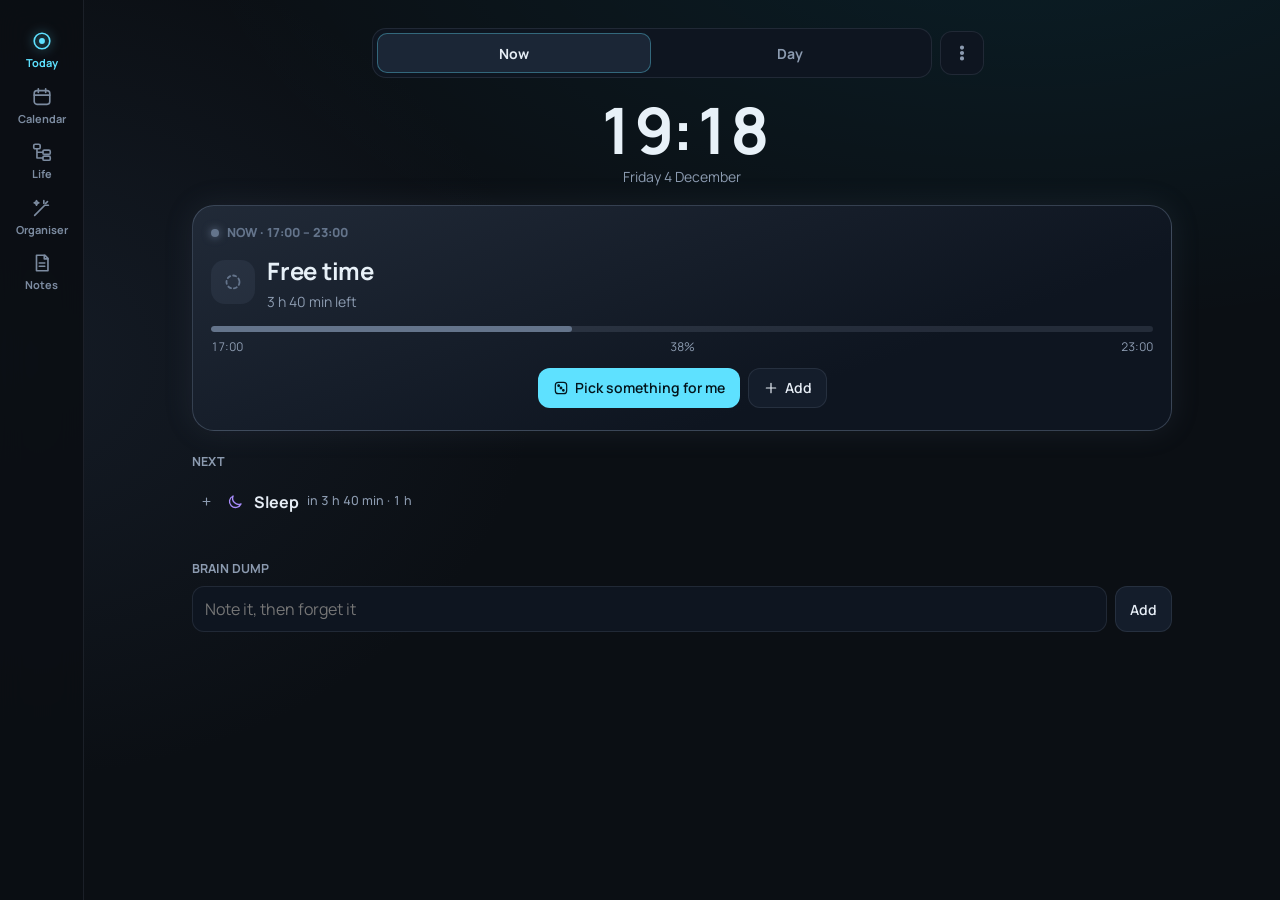
<file: index.html>
<!doctype html>
<html lang="en-GB">
<head>
<meta charset="utf-8">
<meta name="viewport" content="width=device-width, initial-scale=1, viewport-fit=cover">
<meta name="theme-color" content="#0B0F14">
<title>Next Up v2</title>
<link rel="stylesheet" href="fonts/manrope.css">
<link rel="manifest" href="manifest.webmanifest">
<link rel="icon" href="icons/icon-192.png">
<link rel="apple-touch-icon" href="icons/icon-192.png">
<meta name="mobile-web-app-capable" content="yes">
<script src="sortable.min.js"></script>
<style>
:root{
  --bg:#0B0F14; --s1:#121A23; --s2:#1A2430; --s3:#2A384F; --line:rgba(94,225,255,.10); --line2:rgba(42,56,79,.75);
  --ink:#E8F1F8; --muted:#8A9BB0; --faint:#5C6B7E;
  --accent:#00D1FF; --accent2:#5EE1FF; --accent-ink:#03151C; --glow:rgba(0,209,255,.35);
  --danger:#FF7A88; --warn:#FFB86B; --ease:cubic-bezier(.25,.8,.25,1);
  color-scheme:dark;
}
@media (prefers-color-scheme: dark){:root:not([data-theme="light"]){--bg:#0B0F14;--s1:#121A23;--s2:#1A2430;--s3:#2A384F;--ink:#E8F1F8;--muted:#8A9BB0;--faint:#5C6B7E;--accent:#00D1FF;--accent2:#5EE1FF;color-scheme:dark}}
:root[data-theme="dark"]{--bg:#0B0F14;--s1:#121A23;--s2:#1A2430;--s3:#2A384F;--ink:#E8F1F8;--muted:#8A9BB0;--faint:#5C6B7E;--accent:#00D1FF;--accent2:#5EE1FF;color-scheme:dark}
:root{box-sizing:border-box;padding-top:env(safe-area-inset-top,0px);padding-bottom:env(safe-area-inset-bottom,0px)}
html{scroll-padding-top:env(safe-area-inset-top,0px);background:var(--bg);height:100%}
*,*::before,*::after{box-sizing:inherit}
body{margin:0;min-height:100%;color:var(--ink);font-family:Manrope,system-ui,-apple-system,"Segoe UI",Roboto,sans-serif;font-size:15px;line-height:1.5;-webkit-font-smoothing:antialiased;
  background:radial-gradient(1400px 700px at 80% -10%,rgba(0,209,255,.08),transparent 60%),radial-gradient(900px 700px at 0% 40%,rgba(42,56,79,.30),transparent 60%),var(--bg);background-attachment:fixed}
button,input,select,textarea{font:inherit;color:inherit}
button{cursor:pointer}
button:disabled{opacity:.4;cursor:default}
:focus-visible{outline:2px solid var(--accent2);outline-offset:2px;border-radius:10px}
.muted{color:var(--muted)} .grow{flex:1} .small{font-size:13px}

/* shell */
.shell{display:grid;grid-template-columns:264px minmax(0,1fr);min-height:100vh}
.side{position:sticky;top:0;height:100vh;padding:26px 18px;border-right:1px solid var(--line);background:rgba(11,15,20,.55);backdrop-filter:blur(10px);display:flex;flex-direction:column;gap:22px;overflow:auto}
.wordmark{font-weight:600;letter-spacing:.55em;font-size:15px;text-transform:uppercase;padding:0 8px}
.tagline{color:var(--muted);font-size:13px;padding:0 8px;margin-top:-16px}
.navl{display:grid;gap:4px}
.navl button{display:flex;align-items:center;gap:12px;border:1px solid transparent;background:transparent;color:var(--muted);padding:10px 12px;border-radius:14px;font-weight:600;text-align:left}
.navl button svg{width:20px;height:20px}
.navl button:hover{color:var(--ink);background:var(--s1)}
.navl button[aria-current="page"]{color:var(--ink);background:linear-gradient(90deg,rgba(0,209,255,.16),rgba(0,209,255,.03));border-color:rgba(0,209,255,.25)}
.navl button[aria-current="page"] svg{color:var(--accent2);filter:drop-shadow(0 0 6px rgba(0,209,255,.7))}
.badge{margin-left:auto;font-size:12px;background:var(--s3);color:var(--ink);border-radius:999px;padding:1px 8px}
.cap{border:1px solid var(--line);border-radius:18px;padding:14px;background:rgba(18,26,35,.7)}
.cap h3{margin:0 0 2px;font-size:14px}
.cap p{margin:6px 0 0;font-size:12.5px;color:var(--muted)}
.cap input{width:100%;border:1px solid var(--s3);background:rgba(11,15,20,.6);border-radius:12px;padding:10px 12px;margin-top:8px}
.mini-focus{border:1px solid var(--accent);border-radius:16px;padding:12px 14px;background:rgba(0,209,255,.06);cursor:pointer;box-shadow:0 0 18px rgba(0,209,255,.12)}
.mini-focus .k{font-size:12px;color:var(--muted)}
.mini-focus .v{font-weight:600;overflow-wrap:anywhere}
.side .bottom{margin-top:auto;display:grid;gap:8px}
.main{padding:28px 36px 60px;min-width:0;max-width:2200px;width:100%}

/* headers */
.phead{display:flex;align-items:center;gap:14px;flex-wrap:wrap;margin-bottom:20px}
.phead h1{font-size:28px;font-weight:700;margin:0;letter-spacing:-.015em}
.phead .sub{color:var(--muted);font-size:14px}

/* cards */
.card{background:linear-gradient(180deg,rgba(26,36,48,.75),rgba(18,26,35,.75));border:1px solid var(--line);border-radius:24px;padding:20px;position:relative;min-width:0}
.card h2{font-size:17px;font-weight:700;margin:0}
.card .hint{color:var(--muted);font-size:13.5px;margin:2px 0 12px}
.card-head{display:flex;align-items:center;justify-content:space-between;gap:10px;margin-bottom:12px}
.stack{display:grid;gap:16px;align-content:start;min-width:0}

/* home */
.home-grid{display:grid;grid-template-columns:repeat(4,minmax(0,1fr));gap:18px}
.span2{grid-column:span 2}.span4{grid-column:1/-1}
.hero{padding:0;overflow:hidden;min-height:300px;display:flex;flex-direction:column;justify-content:flex-end}
.scene{position:absolute;inset:0;width:100%;height:100%;display:block}
.hero-in{position:relative;padding:26px;display:flex;align-items:flex-end;justify-content:space-between;gap:20px}
.hero h1{font-size:clamp(28px,2.4vw,38px);font-weight:600;letter-spacing:-.02em;margin:0;line-height:1.1}
.hero p{margin:6px 0 0;color:#B9C8D6}
.hero .btns{display:flex;gap:10px;margin-top:18px;flex-wrap:wrap}
.mini-ring{position:relative;width:96px;height:96px;flex:none}
.mini-ring svg{width:100%;height:100%;transform:rotate(-90deg)}
.mini-ring .lbl{position:absolute;inset:0;display:grid;place-items:center;text-align:center;font-weight:700;font-size:18px;line-height:1.1}
.mini-ring .lbl small{display:block;font-size:11px;font-weight:500;color:#B9C8D6}
.now-line{display:flex;align-items:center;gap:12px;cursor:pointer;padding:10px 0;border-top:1px solid var(--line2)}
.now-line:first-of-type{border-top:none}
.now-line .k{font-size:12.5px;color:var(--muted);width:64px;flex:none}
.now-line .v{font-weight:600;flex:1;min-width:0;overflow-wrap:anywhere}
.dotc{width:9px;height:9px;border-radius:50%;background:var(--c,var(--accent));box-shadow:0 0 10px var(--c,var(--accent));flex:none}
.folder{width:100%;text-align:left;display:flex;align-items:center;gap:14px;cursor:pointer}
.folder:hover{border-color:rgba(94,225,255,.28)}
.folder .fi{width:48px;height:48px;border-radius:16px;background:rgba(0,209,255,.10);border:1px solid rgba(0,209,255,.25);display:grid;place-items:center;color:var(--accent2);flex:none}
.folder .fi svg{width:22px;height:22px}
.folder b{display:block;font-size:17px}
.folder span.sub{color:var(--muted);font-size:13.5px}
.chev{color:var(--faint);font-size:20px;line-height:1}
.week{display:grid;grid-template-columns:repeat(7,minmax(0,1fr));gap:12px}
.wday{border:1px solid var(--line2);border-radius:18px;padding:14px;background:rgba(11,15,20,.4);cursor:pointer;text-align:left;display:grid;gap:8px;align-content:start}
.wday:hover{border-color:rgba(94,225,255,.3)}
.wday.today{border-color:var(--accent);box-shadow:0 0 16px rgba(0,209,255,.15)}
.wday .dn{font-weight:700}
.wday .dl{font-size:12.5px;color:var(--muted)}
.wday ul{list-style:none;margin:0;padding:0;display:grid;gap:4px}
.wday li{font-size:13px;color:#C4D2DE;white-space:nowrap;overflow:hidden;text-overflow:ellipsis}
.wday li.d{text-decoration:line-through;color:var(--faint)}

/* buttons */
.btn{border:1px solid var(--s3);background:var(--s1);border-radius:14px;padding:10px 16px;font-weight:600;display:inline-flex;align-items:center;justify-content:center;gap:8px;white-space:nowrap}
.btn:hover{border-color:rgba(94,225,255,.35)}
.btn.primary{border:none;background:linear-gradient(90deg,#1E9BFF,var(--accent));color:var(--accent-ink);box-shadow:0 0 22px rgba(0,209,255,.22);font-weight:700}
.btn.block{width:100%}
.btn.ghost{background:transparent;border-color:transparent}
.btn.danger{color:var(--danger)}
.btn.sm{padding:7px 12px;font-size:13.5px;border-radius:12px}
.btn svg{width:18px;height:18px}
.icon-btn{width:34px;height:34px;border-radius:11px;border:none;background:transparent;color:var(--muted);display:grid;place-items:center;padding:0;flex:none}
.icon-btn svg{width:17px;height:17px}
.icon-btn:hover{color:var(--ink);background:var(--s2)}
.icon-btn[aria-pressed="true"]{color:var(--accent2)}

/* forms */
.add{display:flex;gap:8px}
.add input[type=text]{flex:1;min-width:0;border:1px solid var(--s3);background:rgba(11,15,20,.55);border-radius:14px;padding:10px 13px}
.add input::placeholder,textarea::placeholder,.cap input::placeholder{color:var(--faint)}
.add select{border:1px solid var(--s3);background:rgba(11,15,20,.55);border-radius:14px;padding:0 8px;max-width:100px}

/* rows */
ul.list{list-style:none;margin:0;padding:0;min-height:12px}
.trow{display:flex;align-items:center;gap:10px;padding:10px 12px 10px 6px;border-radius:16px;background:rgba(11,15,20,.45);border:1px solid var(--line2);margin-bottom:7px;cursor:pointer;transition:border-color .4s var(--ease),background .4s var(--ease)}
.trow:hover{border-color:rgba(94,225,255,.28)}
.trow.sel{border-color:var(--accent2);background:rgba(0,209,255,.07)}
.trow.running{border-color:var(--accent);box-shadow:0 0 18px rgba(0,209,255,.15)}
.trow.blocked .ttitle{color:var(--muted)}
.ghost{opacity:.35}
.handle{color:var(--faint);padding:6px 2px 6px 4px;cursor:grab;touch-action:none;display:flex}
.handle:hover{color:var(--accent2)}
.handle svg{width:16px;height:16px}
.check{flex:none;width:24px;height:24px;border-radius:50%;border:2px solid var(--s3);background:transparent;display:grid;place-items:center;padding:0;color:var(--accent-ink)}
.check svg{width:13px;height:13px;opacity:0}
.check:hover{border-color:var(--accent)}
.done .check,.check.on{background:var(--accent);border-color:var(--accent);box-shadow:0 0 10px var(--glow)}
.done .check svg,.check.on svg{opacity:1}
.tbody{flex:1;min-width:0}
.ttitle{font-weight:600;overflow-wrap:anywhere}
.done .ttitle{text-decoration:line-through;color:var(--muted)}
.chips{display:flex;flex-wrap:wrap;gap:4px 10px;margin-top:2px}
.chip{font-size:12.5px;color:var(--muted);display:inline-flex;align-items:center;gap:5px}
.chip i{width:7px;height:7px;border-radius:50%;background:var(--c);display:inline-block}
.chip.late{color:var(--danger)} .chip.warn{color:var(--warn)}
.chip svg{width:12px;height:12px}
.ttime{width:92px;flex:none;font-variant-numeric:tabular-nums;line-height:1.2}
.ttime b{display:block;font-size:15.5px;color:var(--ink)}
.ttime span{font-size:12px;color:var(--muted)}
.clock{font-variant-numeric:tabular-nums;font-weight:700;font-size:15px;color:var(--accent2)}
.clock.idle{color:var(--muted);font-weight:600}
.clock.over{color:var(--danger)}
.empty{color:var(--muted);text-align:center;padding:16px 12px;border:1.5px dashed var(--line2);border-radius:16px;font-size:13.5px;list-style:none}
.reveal{opacity:0;transition:opacity .3s}
.trow:hover .reveal,.trow:focus-within .reveal,.step:hover .reveal{opacity:1}
.nowmark{list-style:none;position:relative;height:16px;margin:2px 0 8px}
.nowmark::before{content:"";position:absolute;left:0;right:0;top:7px;height:2px;background:var(--accent);box-shadow:0 0 10px var(--accent)}
.nowmark span{position:absolute;left:12px;top:-1px;background:var(--bg);color:var(--accent2);font-size:11.5px;font-weight:700;padding:0 8px;border-radius:6px}

/* day */
.days{display:flex;gap:8px}
.days button{border:1px solid var(--line);background:var(--s1);border-radius:14px;padding:6px 12px;display:grid;justify-items:center;line-height:1.25;min-width:58px}
.days button small{font-size:11.5px;color:var(--muted)}
.days button b{font-size:15px}
.days button[aria-pressed="true"]{background:linear-gradient(180deg,rgba(0,209,255,.22),rgba(0,209,255,.08));border-color:var(--accent);box-shadow:0 0 16px rgba(0,209,255,.2)}
.day-grid{display:grid;grid-template-columns:minmax(300px,360px) minmax(0,1fr) minmax(380px,480px);gap:18px;align-items:start}
.sticky{position:sticky;top:20px;max-height:calc(100vh - 40px);overflow:auto}
.segb{border:1px solid color-mix(in srgb,var(--c) 30%,transparent);background:color-mix(in srgb,var(--c) 5%,rgba(18,26,35,.6));border-radius:22px;padding:6px 14px 12px;margin-bottom:14px}
.seg-h{display:flex;align-items:center;gap:12px;padding:10px 0}
.seg-h b{font-size:16px}
.seg-h .rng{font-variant-numeric:tabular-nums;color:var(--muted);font-size:13.5px}
.fillbar{height:5px;border-radius:5px;background:rgba(138,155,176,.18);overflow:hidden;width:120px}
.fillbar i{display:block;height:100%;background:var(--c,var(--accent));box-shadow:0 0 8px var(--c,var(--accent));border-radius:5px}
.foldbtn{border:1px solid var(--s3);background:transparent;color:var(--muted);border-radius:10px;padding:4px 10px;font-size:12.5px;font-weight:600;display:inline-flex;gap:6px;align-items:center}
.foldbtn svg{width:14px;height:14px;transition:transform .3s var(--ease)}
.foldbtn[aria-expanded="false"] svg{transform:rotate(-90deg)}
.foldbtn:hover{color:var(--ink);border-color:var(--c,var(--accent))}
.segb .slist{min-height:40px;padding-bottom:4px}
.segb.folded{padding-bottom:6px}
.segb .add{margin-top:6px}

/* minimal shell */
.side{display:none}
.shell{grid-template-columns:1fr}
.main{margin:0 auto}
.navbar{display:flex;gap:8px;margin-bottom:18px}
.home-min{max-width:960px;margin:3vh auto 0}
.htabs{list-style:none;margin:0;padding:0;display:grid;gap:16px}
.htab{display:flex;align-items:center;gap:18px;padding:22px 26px;cursor:grab;user-select:none;-webkit-user-select:none;transition:border-color .4s var(--ease),box-shadow .4s var(--ease)}
.htab:hover{border-color:rgba(94,225,255,.3);box-shadow:0 0 26px rgba(0,209,255,.08)}
.htab h2{font-size:21px}
.htab .sub{color:var(--muted);font-size:14px}
.ht-text{display:grid;gap:2px;min-width:0}
.hday{min-height:170px;overflow:hidden;align-items:flex-end}
.hday > :not(.scene){position:relative}
.hday .sub{color:#B9C8D6}
.hdump{flex-direction:column;align-items:stretch;gap:14px}
.ht-row{display:flex;align-items:center;gap:18px;cursor:pointer}
.htab .add input{cursor:text}
.home-top{text-align:center;margin-bottom:18px}
.home-top .wordmark{margin-bottom:22px;padding:0}
.home-top h1{font-size:clamp(32px,3vw,46px);font-weight:600;letter-spacing:-.02em;margin:0}
.home-top p{margin:6px 0 0}
.home-cards{display:grid;grid-template-columns:repeat(3,minmax(0,1fr));gap:22px;align-items:stretch}
.hcard{display:flex;flex-direction:column;gap:10px;min-height:400px;padding:26px}
.hc-top{display:flex;align-items:center;gap:14px;margin-bottom:4px}
.hc-top h2{font-size:21px}
.fi{width:48px;height:48px;border-radius:16px;background:rgba(0,209,255,.10);border:1px solid rgba(0,209,255,.25);display:grid;place-items:center;color:var(--accent2);flex:none}
.fi svg{width:22px;height:22px}
.hc-link{margin-top:auto;border:none;background:transparent;color:var(--muted);text-align:left;padding:10px 0 0;display:flex;justify-content:space-between;align-items:center;font-weight:600;border-top:1px solid var(--line2)}
.hc-link:hover{color:var(--ink)}
.hc-day{padding:0;overflow:hidden;text-align:left;cursor:pointer;justify-content:flex-end}
.hc-day:hover{border-color:rgba(94,225,255,.35);box-shadow:0 0 30px rgba(0,209,255,.12)}
.hc-in{position:relative;display:flex;flex-direction:column;gap:8px;padding:26px}
.hc-in .hint{margin:0;color:#B9C8D6}
.hc-go{display:flex;justify-content:space-between;align-items:center;font-weight:700;color:var(--accent2);margin-top:8px}
.cal-head{display:flex;align-items:center;justify-content:space-between;margin-bottom:10px}
.cal-head b{font-size:15px}
.cal-grid{display:grid;grid-template-columns:repeat(7,1fr);gap:4px}
.cwd{text-align:center;font-size:12px;color:var(--faint);font-weight:600;padding-bottom:4px}
.cday{position:relative;aspect-ratio:1;border:1px solid transparent;background:transparent;border-radius:12px;display:grid;place-items:center;font-size:14px;font-weight:600;padding:0}
.cday:hover{border-color:rgba(94,225,255,.35);background:rgba(0,209,255,.05)}
.cday.blank{pointer-events:none}
.cday.past{color:var(--faint)}
.cday.today{background:rgba(0,209,255,.14);border-color:var(--accent);color:var(--ink);box-shadow:0 0 12px rgba(0,209,255,.2)}
.cday i{position:absolute;bottom:5px;left:50%;transform:translateX(-50%);width:5px;height:5px;border-radius:50%;background:var(--accent2);box-shadow:0 0 6px var(--accent)}
.cday i.due{background:var(--warn);box-shadow:0 0 6px var(--warn)}
.cal-grid.big{gap:8px}
.cal-grid.big .cwd{font-size:13px;text-align:left;padding-left:8px}
.cday.big{aspect-ratio:auto;min-height:130px;place-items:start;align-content:start;text-align:left;padding:10px;border:1px solid var(--line2);background:rgba(11,15,20,.4)}
.cday.big .cn{font-size:15px;font-weight:700}
.cday.big ul{list-style:none;margin:6px 0 0;padding:0;display:grid;gap:3px;width:100%;min-width:0}
.cday.big li{font-size:12.5px;font-weight:500;color:#C4D2DE;white-space:nowrap;overflow:hidden;text-overflow:ellipsis}
.cday.big li b{color:var(--accent2);font-weight:700}
.cday.big li.d{text-decoration:line-through;color:var(--faint)}
.cday.big li.due{color:var(--warn)}
@media (max-width:1000px){.home-cards{grid-template-columns:1fr}.hcard{min-height:0}}

.day-grid.two{grid-template-columns:minmax(0,1fr) minmax(380px,480px)}
.days-bottom{justify-content:center;margin-top:22px;flex-wrap:wrap}
@media (max-width:1000px){.day-grid.two{grid-template-columns:1fr}}

.org-grid{display:grid;grid-template-columns:repeat(2,minmax(0,1fr));gap:18px;max-width:1300px}
.org-card{display:flex;flex-direction:column;gap:10px;align-items:flex-start}
.org-card .hint{margin:0 0 6px}
.org-wide{grid-column:1/-1;align-items:stretch}
.org-anchors{list-style:none;margin:0 0 6px;padding:0;display:grid;gap:6px;width:100%}
.org-anchor{display:flex;align-items:center;gap:10px;padding:9px 12px;border-radius:12px;border:1px solid color-mix(in srgb,var(--c) 30%,transparent);background:color-mix(in srgb,var(--c) 7%,transparent)}
.org-add{width:100%;flex-wrap:wrap}
.org-add input[type=date]{border:1px solid var(--s3);background:rgba(11,15,20,.55);border-radius:14px;padding:0 10px}
@media (max-width:1000px){.org-grid{grid-template-columns:1fr}}

.day-grid.one{grid-template-columns:minmax(0,1fr);max-width:1400px;margin:0 auto}
.navbar{align-items:center}
.crumbs-bar{display:flex;align-items:center;gap:6px;margin-left:10px;color:var(--muted);font-size:14px;flex-wrap:wrap;min-width:0}
.crumbs-bar > svg{width:16px;height:16px;color:var(--faint)}
.crumb{border:none;background:transparent;color:var(--muted);padding:4px 6px;border-radius:8px;font-weight:600}
button.crumb:hover{color:var(--ink);background:var(--s1)}
.crumb.cur{color:var(--accent2);max-width:420px;white-space:nowrap;overflow:hidden;text-overflow:ellipsis}
.csep{color:var(--faint)}
.erow{cursor:grab}
.hhead{height:calc(var(--row) - 6px);margin-bottom:6px;display:flex;align-items:center;gap:12px;padding:0 16px;border-radius:14px;border-left:3px solid var(--c);background:linear-gradient(90deg,color-mix(in srgb,var(--c) 18%,transparent),transparent 70%);cursor:pointer;user-select:none;-webkit-user-select:none;list-style:none}
.hhead b{font-size:16px}
.hhead:hover .addhere,.arow:hover .addhere{opacity:1}
.arow .addhere{opacity:0;transition:opacity .3s}
.arow.done b{text-decoration:line-through;opacity:.7}

.task-grid{display:grid;grid-template-columns:minmax(0,1.3fr) minmax(320px,1fr);gap:18px;align-items:start;max-width:1500px}
.timer-grid{display:grid;grid-template-columns:minmax(380px,1fr) minmax(0,1fr);gap:18px;align-items:start;max-width:1500px}
@media (max-width:1000px){.task-grid,.timer-grid{grid-template-columns:1fr}}

.hrow.nowrow{border:2px solid #FF9F43 !important;box-shadow:0 0 0 4px rgba(255,159,67,.10),0 0 24px rgba(255,159,67,.30)}
.hrow.nowrow .htime{color:#FFB86B;text-shadow:0 0 10px rgba(255,159,67,.6)}
.hrow.nowrow.erow .muted{color:var(--ink)}

.step{cursor:grab;user-select:none;-webkit-user-select:none;border-radius:12px}
.step:hover{background:rgba(26,36,48,.5)}
.step .handle{display:none}

.check.big{width:32px;height:32px;margin-right:4px}
.check.big svg{width:16px;height:16px}
.phead.done h1{text-decoration:line-through;color:var(--muted)}

.task-one{max-width:900px}
.org-sel{width:100%;max-width:560px;border:1px solid var(--s3);background:rgba(11,15,20,.55);border-radius:14px;padding:10px 12px}
.org-two{display:grid;grid-template-columns:1fr 1fr;gap:16px;width:100%}
@media (max-width:1000px){.org-two{grid-template-columns:1fr}}

.steptree{list-style:none}
.step.tnode{display:block !important;padding:0 !important;border-top:none !important;cursor:default;margin:0;gap:0;background:transparent}
.step.tnode:hover{background:transparent}
.tline .tbody{min-width:0;flex:1}
.tline .ttitle{overflow-wrap:break-word;word-break:normal}
.tnode:hover{background:transparent}
.tline{display:flex;align-items:center;gap:10px;padding:11px 12px;margin-bottom:8px;border-radius:16px;border:1px solid var(--line2);background:rgba(11,15,20,.45);cursor:grab;user-select:none;-webkit-user-select:none;transition:border-color .3s var(--ease),background .3s var(--ease)}
.tline:hover{border-color:rgba(94,225,255,.28)}
.tnode.open > .tline{border-color:rgba(0,209,255,.35);background:linear-gradient(90deg,rgba(0,209,255,.10),rgba(11,15,20,.45) 70%)}
.steptree.sub{margin:-2px 0 10px 34px;padding:0}
.steptree.sub .tline{padding:7px 10px;gap:8px;border-radius:12px;margin-bottom:6px;font-size:14px;background:rgba(18,26,35,.55)}
.steptree.sub .tline .check.sm{width:18px;height:18px}
.steptree.sub .tline .check.sm svg{width:10px;height:10px}
.steptree.sub .twisty,.steptree.sub .twisty-sp{width:20px}
.steptree.sub .twisty-sp{display:none}
.steptree.sub .fold-ic:not(.has){display:none}
.steptree.sub .fold-ic svg{width:15px;height:15px}
.twisty{width:24px;height:24px;border:none;background:transparent;color:var(--muted);display:grid;place-items:center;padding:0;border-radius:7px;flex:none}
.twisty svg{width:14px;height:14px;transition:transform .25s var(--ease)}
.twisty.open svg{transform:rotate(90deg)}
.twisty:hover{color:var(--ink);background:var(--s2)}
.twisty-sp{width:24px;flex:none}
.fold-ic{width:18px;flex:none;display:grid;place-items:center;color:var(--accent2)}
.fold-ic svg{width:17px;height:17px}
.tchips{margin:0;flex-wrap:nowrap}
.tnode.done > .tline .ttitle{text-decoration:line-through;color:var(--muted)}
.tnode.current > .tline{background:rgba(0,209,255,.07);box-shadow:inset 3px 0 0 var(--accent)}
#sdNotes{min-height:90px}

.find-sum{list-style:none;color:var(--muted);font-size:13px;margin:4px 0 10px}
.find-list{max-height:520px;overflow:auto}
.find-path{font-size:12.5px;color:var(--accent2);margin-top:4px;line-height:1.5}
.tplsel{border:1px solid var(--s3);background:rgba(11,15,20,.55);border-radius:12px;padding:0 8px;max-width:160px}

/* hours */
.hours-card{padding:14px 16px 16px}
.hours{--row:60px;position:relative}
.tcol{list-style:none;margin:0;padding:0}
.tcol li{height:var(--row);display:flex;flex-direction:column;justify-content:center;font-variant-numeric:tabular-nums;color:var(--muted);font-size:14px;font-weight:600;line-height:1.2}
.tcol li span{font-size:11.5px;font-weight:500;color:var(--faint)}
.tcol li.now{color:var(--accent2);text-shadow:0 0 10px rgba(0,209,255,.6)}
.hlist{list-style:none;margin:0;padding:0;min-width:0}
.htime{flex:none;width:52px;font-variant-numeric:tabular-nums;font-weight:700;font-size:14px;color:var(--muted);padding-left:8px}
.htime.wide{width:118px}
.htime.now{color:var(--accent2);text-shadow:0 0 10px rgba(0,209,255,.6)}
.hrow,#poolList .trow{cursor:grab;user-select:none;-webkit-user-select:none}
.hrow .check,.hrow button{cursor:pointer}
.chosen{cursor:grabbing;border-color:var(--accent2) !important;box-shadow:0 0 18px rgba(0,209,255,.25)}
.hrow{height:calc(var(--row) - 6px);margin:0 0 6px !important;display:flex;align-items:center;gap:10px;padding:0 12px 0 6px !important;border-radius:16px;border:1px solid var(--line2);background:rgba(11,15,20,.45);overflow:hidden}
.hrow .tbody.one{display:flex;align-items:center;gap:12px;min-width:0}
.hrow .tbody.one .ttitle{white-space:nowrap;overflow:hidden;text-overflow:ellipsis;flex:0 1 auto}
.hrow .tbody.one .chips{flex-wrap:nowrap;overflow:hidden;margin:0;flex:1 1 auto;min-width:0}
.hrow .tbody.one .chip{white-space:nowrap}
.arow{border-color:color-mix(in srgb,var(--c) 28%,transparent);background:color-mix(in srgb,var(--c) 9%,rgba(11,15,20,.4))}
.arow b{font-size:15px}
.arow.folded{background:linear-gradient(90deg,color-mix(in srgb,var(--c) 18%,transparent),color-mix(in srgb,var(--c) 5%,transparent));border-color:color-mix(in srgb,var(--c) 45%,transparent)}
.erow{border-style:dashed;background:transparent}
.erow .addhere{opacity:0;transition:opacity .3s}
.erow:hover .addhere,.erow .addhere:focus-visible{opacity:1}
.erow.adding{border-style:solid;border-color:var(--accent);padding:0 8px !important}
.erow.adding .add input{padding:7px 12px}
.hnow{position:absolute;left:0;right:0;height:2px;background:var(--accent);box-shadow:0 0 10px var(--accent);pointer-events:none;z-index:2}
.hnow::before{content:"";position:absolute;left:0;top:-3px;width:8px;height:8px;border-radius:50%;background:var(--accent)}
@media (hover:none){.erow .addhere{opacity:1}}

/* focus panel */
.ring-wrap{position:relative;width:var(--rs,220px);aspect-ratio:1;margin:4px auto 26px}
.ring{width:100%;height:100%;display:block}
.ring .track{fill:none;stroke:rgba(26,36,48,.9);stroke-width:9}
.ring .arc{fill:none;stroke:var(--accent);stroke-width:9;stroke-linecap:round;filter:drop-shadow(0 0 7px rgba(0,209,255,.7));transition:stroke-dashoffset 1s linear}
.ring .arc.over{stroke:var(--danger);filter:drop-shadow(0 0 7px rgba(255,122,136,.6))}
.ring-c{position:absolute;inset:0;display:grid;place-content:center;text-align:center}
.ring-time{font-size:calc(var(--rs,220px) * .2);font-weight:600;font-variant-numeric:tabular-nums;letter-spacing:-.02em;line-height:1}
.ring-time.over{color:var(--danger)}
.ring-label{color:#B9C8D6;font-size:13.5px;margin-top:6px}
.ring-play{position:absolute;left:50%;bottom:-24px;transform:translateX(-50%);width:56px;height:56px;border-radius:50%;border:none;background:radial-gradient(circle at 35% 30%,var(--accent2),#0FA5D8);color:var(--accent-ink);display:grid;place-items:center;box-shadow:0 0 26px rgba(0,209,255,.55)}
.ring-play svg{width:22px;height:22px}
.fp-hero{padding:0;overflow:hidden}
.fp-hero .inner{position:relative;padding:22px 20px 20px;display:grid;justify-items:center;gap:6px;text-align:center}
.fp-title{font-size:21px;font-weight:700;margin:2px 0 0;cursor:text;overflow-wrap:anywhere}
.nowstep{color:var(--accent2);font-weight:600;font-size:13.5px;min-height:20px}
.fp-actions{display:flex;gap:8px;justify-content:center;flex-wrap:wrap;margin-top:6px}
.meta{display:grid;grid-template-columns:auto 1fr;gap:8px 16px;font-size:14px;margin:0}
.meta dt{color:var(--muted)} .meta dd{margin:0;min-width:0}
.deplink{display:flex;align-items:center;gap:8px;cursor:pointer;padding:2px 0}
.deplink .check{width:18px;height:18px}
.deplink .check svg{width:10px;height:10px}
.step{display:flex;align-items:center;gap:10px;padding:8px 6px 8px 2px;border-top:1px solid var(--line2);list-style:none}
.step:first-child{border-top:none}
.step.current{background:rgba(0,209,255,.07);border-radius:12px;box-shadow:inset 3px 0 0 var(--accent)}
.check.sm{width:21px;height:21px}
textarea{width:100%;min-height:110px;resize:vertical;border:1px solid var(--s3);background:rgba(11,15,20,.55);border-radius:14px;padding:12px 14px;line-height:1.5}
.focus-grid{display:grid;grid-template-columns:minmax(360px,1.1fr) minmax(0,1fr) minmax(320px,.9fr);gap:18px;align-items:start}
.placeholder{display:grid;place-items:center;text-align:center;color:var(--muted);min-height:280px;gap:8px}
.placeholder svg{width:40px;height:40px;color:var(--s3)}

/* brain dump */
.dump-grid{display:grid;grid-template-columns:minmax(360px,520px) minmax(0,1fr);gap:18px;align-items:start}
.dump-big{display:flex;gap:10px;margin-bottom:18px;max-width:900px}
form[data-kind="shared"]{flex-wrap:wrap}form[data-kind="shared"] input{flex:1 1 100%}form[data-kind="shared"] select{flex:1;max-width:none!important;padding:10px}
.dump-big input{flex:1;border:1px solid var(--s3);background:rgba(11,15,20,.55);border-radius:16px;padding:14px 16px;font-size:16px}

/* wizard */
.wiz{max-width:760px}
.wiz .dots{display:flex;gap:8px;margin-bottom:18px}
.wiz .dots button{width:30px;height:6px;border-radius:6px;border:none;background:var(--s3);padding:0}
.wiz .dots button.on{background:var(--accent);box-shadow:0 0 8px var(--accent)}
.wiz .dots button.done{background:rgba(0,209,255,.4)}
.wiz .task{color:var(--muted);font-size:14px;margin:0 0 4px}
.wiz h2{font-size:24px;margin:0 0 18px;font-weight:700;letter-spacing:-.01em}
.opts{display:grid;grid-template-columns:repeat(auto-fill,minmax(150px,1fr));gap:10px}
.opt{border:1px solid var(--s3);background:rgba(11,15,20,.45);border-radius:16px;padding:14px;text-align:left;display:grid;gap:3px}
.opt b{font-size:15px}.opt span{font-size:12.5px;color:var(--muted)}
.opt:hover{border-color:rgba(94,225,255,.4)}
.opt[aria-pressed="true"]{border-color:var(--accent);background:rgba(0,209,255,.12);box-shadow:0 0 14px rgba(0,209,255,.18)}
.opt i{width:10px;height:10px;border-radius:50%;background:var(--c);box-shadow:0 0 8px var(--c);display:inline-block;margin-bottom:4px}
.wiz-row{display:flex;align-items:center;gap:10px;margin-top:14px;color:var(--muted);font-size:14px}
.wiz-row input{border:1px solid var(--s3);background:rgba(11,15,20,.55);border-radius:12px;padding:8px 10px;width:auto}
.wiz-foot{display:flex;gap:8px;margin-top:24px;align-items:center}
.deplist{list-style:none;margin:10px 0 0;padding:0;max-height:300px;overflow:auto;display:grid;gap:6px}
.depopt{width:100%;display:flex;align-items:center;gap:10px;border:1px solid var(--line2);background:rgba(11,15,20,.45);border-radius:14px;padding:9px 12px;text-align:left}
.depopt .check{width:20px;height:20px}
.depopt[aria-pressed="true"]{border-color:var(--accent)}
.depopt[aria-pressed="true"] .check{background:var(--accent);border-color:var(--accent)}
.depopt[aria-pressed="true"] .check svg{opacity:1}
.sum{display:grid;grid-template-columns:150px 1fr;gap:10px 18px;font-size:15px;margin:0 0 6px}
.sum dt{color:var(--muted)} .sum dd{margin:0}
.search{width:100%;border:1px solid var(--s3);background:rgba(11,15,20,.55);border-radius:12px;padding:9px 12px}

/* dialogs */
dialog{border:1px solid var(--line);border-radius:26px;background:linear-gradient(180deg,#16202B,#10171F);color:var(--ink);padding:0;width:min(560px,calc(100vw - 24px));max-height:calc(100dvh - 32px)}
dialog.wide{width:min(820px,calc(100vw - 24px))}
dialog::backdrop{background:rgba(3,6,10,.7);backdrop-filter:blur(3px)}
.dlg{padding:24px}
.dlg h3{margin:0 0 14px;font-size:20px;font-weight:700}
.field{display:block;margin-bottom:14px}
.field>span{display:block;font-size:13px;color:var(--muted);margin-bottom:6px;font-weight:600}
.field input{width:100%;border:1px solid var(--s3);background:rgba(11,15,20,.55);border-radius:14px;padding:11px 13px}
.two{display:grid;grid-template-columns:1fr 1fr;gap:10px}
.quick{display:flex;flex-wrap:wrap;gap:6px;margin-top:8px}
.quick button{border:1px solid var(--s3);background:transparent;border-radius:999px;padding:4px 12px;font-size:13.5px;color:var(--muted)}
.quick button[aria-pressed="true"]{border-color:var(--accent);color:var(--ink);background:rgba(0,209,255,.14)}
.actions{display:flex;gap:8px;justify-content:flex-end;flex-wrap:wrap;margin-top:8px}
.anchor{border:1px solid color-mix(in srgb,var(--c) 35%,transparent);background:color-mix(in srgb,var(--c) 6%,transparent);border-radius:20px;padding:14px;margin-bottom:12px}
.arow{display:flex;gap:8px;align-items:center}
.aname{flex:1;min-width:0;border:none;background:transparent;font-weight:700;font-size:17px;padding:2px 0}
.awhen{font-size:14px;margin:2px 0 10px;font-variant-numeric:tabular-nums}
.rngf{display:grid;grid-template-columns:58px 1fr;align-items:center;gap:8px;font-size:13px;color:var(--muted);margin-bottom:6px}
.rngf input{width:100%;accent-color:var(--c,var(--accent))}
.arow2{display:flex;flex-wrap:wrap;gap:10px;align-items:center;margin-top:8px;font-size:13.5px}
.arow2 select{border:1px solid var(--s3);background:var(--s1);border-radius:12px;padding:6px 8px}
.tog{display:flex;gap:6px;align-items:center;color:var(--muted)}
.tog input{accent-color:var(--accent)}
.swatches{display:flex;gap:6px;margin-left:auto}
.sw{width:22px;height:22px;border-radius:50%;border:2px solid transparent;background:var(--s);padding:0}
.sw.on{border-color:var(--ink);box-shadow:0 0 10px var(--s)}
.seg{display:inline-flex;background:var(--s1);border:1px solid var(--line);border-radius:14px;padding:3px;gap:2px}
.seg button{border:none;background:transparent;padding:6px 12px;border-radius:11px;font-weight:600;font-size:14px;color:var(--muted)}
.seg button[aria-pressed="true"]{background:var(--s3);color:var(--ink);box-shadow:inset 0 0 0 1px rgba(0,209,255,.35)}

/* picker */
.spin{text-align:center;padding:28px 24px 24px}
.spin .orb{width:118px;height:118px;margin:0 auto 10px;border-radius:50%;border:3px solid var(--accent);box-shadow:0 0 30px rgba(0,209,255,.4),inset 0 0 30px rgba(0,209,255,.15);display:grid;place-items:center;color:var(--accent2)}
.spin .orb svg{width:44px;height:44px}
.spin.spinning .orb{animation:turn 1s var(--ease)}
@keyframes turn{to{transform:rotate(360deg)}}
.spin .label{color:var(--muted);font-weight:600;margin:0}
.spin .result{font-size:28px;font-weight:700;margin:8px 0 4px;min-height:2.3em;display:flex;align-items:center;justify-content:center;overflow-wrap:anywhere}
.spin .result.settled{color:var(--accent2);text-shadow:0 0 18px rgba(0,209,255,.35)}
.spin .chips{justify-content:center;min-height:22px}
.spin .why{color:var(--muted);font-size:13.5px;min-height:20px;margin-top:6px}
.spin .from{margin:16px 0 18px}
.spin .actions{justify-content:center}

.toast{position:fixed;left:50%;bottom:28px;transform:translate(-50%,40px);opacity:0;background:var(--s2);border:1px solid var(--accent);color:var(--ink);padding:12px 18px;border-radius:16px;font-weight:600;transition:all .4s var(--ease);z-index:20;max-width:calc(100vw - 32px);box-shadow:0 0 24px rgba(0,209,255,.25);pointer-events:none;display:flex;gap:14px;align-items:center}
.toast.show{transform:translate(-50%,0);opacity:1;pointer-events:auto}
.toast button{border:none;background:transparent;color:var(--accent2);font-weight:700;padding:0}
.screen{animation:fade .45s var(--ease)}
@keyframes fade{from{opacity:0;transform:translateY(6px)}to{opacity:1;transform:none}}
@media (max-width:1400px){.day-grid{grid-template-columns:minmax(280px,320px) minmax(0,1fr)}.day-grid>.col3{grid-column:1/-1}.focus-grid{grid-template-columns:1fr 1fr}.week{grid-template-columns:repeat(4,1fr)}}
@media (max-width:1000px){.shell{grid-template-columns:1fr}.side{position:static;height:auto;border-right:none;border-bottom:1px solid var(--line)}.main{padding:20px 16px 60px}.day-grid,.focus-grid,.dump-grid{grid-template-columns:1fr}.home-grid{grid-template-columns:1fr}.span2{grid-column:auto}.week{grid-template-columns:repeat(2,1fr)}.sticky{position:static;max-height:none}}
@media (prefers-reduced-motion: reduce){*,*::before,*::after{animation:none!important;transition:none!important}}


/* ===== v2: Now / Day / Life / Calendar ===== */
body.nxon .main{padding-bottom:110px}
body.nxon .toast{bottom:calc(86px + env(safe-area-inset-bottom,0px))}
@media (min-width:1000px){body.nxon .toast{bottom:28px}}
:root{--n1:#0E1520;--n2:#141D2B;--n3:#1B2636;--nl:rgba(148,163,184,.14);--nt:#E6EDF5;--nm:#8C9BB0;--nf:#5B6B80;--na:#5EE1FF}
.nx{max-width:980px;margin:0 auto}
.nx h1{font-size:30px;font-weight:700;letter-spacing:-.02em;margin:0;line-height:1.1}
.nx-top{display:flex;flex-direction:column;align-items:center;text-align:center;gap:4px;margin:4px 0 18px}
.nx-top .sub{margin-top:0}
.nx-acts{display:flex;gap:8px;justify-content:center;flex-wrap:wrap;margin-top:10px}
.nx-hd{display:flex;align-items:center;justify-content:center;gap:10px}
.node-head{justify-content:center;text-align:center}.node-acts{justify-content:center}.crumbs{justify-content:center}
.nx-head{display:flex;align-items:center;gap:8px;max-width:620px;margin:0 auto 20px}
.nx-head .toptabs{margin:0;flex:1;min-width:0}
.nx-more{flex:none;width:44px;height:44px;border-radius:12px;border:1px solid var(--nl);background:var(--n1);color:var(--nm)}
.nx-more svg{width:20px;height:20px}
.toptabs{display:flex;gap:3px;background:var(--n1);border:1px solid var(--nl);border-radius:14px;padding:4px;margin:0 auto 20px;max-width:560px;overflow-x:auto;scrollbar-width:none}
.obox{background:var(--n1);border:1px solid var(--nl);border-radius:18px;padding:4px 6px;margin-top:12px}
.obox.done{opacity:.9}
.xr.zero .lb{color:var(--nm);font-weight:500}
.org-grid.one-col{grid-template-columns:minmax(0,1fr);max-width:760px;margin:0 auto}
.nnew{background:var(--n1);border:1px solid var(--nl);border-radius:18px;padding:10px;display:grid;gap:8px}
.nnew textarea{width:100%;min-height:76px;border:none;background:transparent;color:var(--nt);font-size:16px;resize:vertical;padding:6px}
.nnew textarea:focus{outline:none}
.nnew input[type=text]{width:100%;border:none;background:transparent;color:var(--nt);padding:8px 6px}
.nnew input[type=text]:focus{outline:none}
.nnew-row{display:flex;gap:8px;align-items:center}
.nnew-row select{flex:1;min-width:0;border:1px solid var(--s3);background:rgba(11,15,20,.55);color:var(--ink);border-radius:12px;padding:10px;font-size:16px;min-height:44px}
.nnew-row .dpick{flex:1;min-width:0}
.nnew .quick{margin:0}
.nbanner{background:rgba(255,184,107,.10);border:1px solid rgba(255,184,107,.35);color:#FFD9A8;border-radius:14px;padding:10px 12px;font-size:14px;display:flex;gap:10px;align-items:center;flex-wrap:wrap;justify-content:center;text-align:center}
.nx-btn.sm{min-height:34px;padding:5px 12px;font-size:13px}
#nxNoteBox textarea{width:100%;min-height:140px;border:1px solid var(--s3);background:rgba(11,15,20,.55);color:var(--ink);border-radius:14px;padding:12px;font-size:16px;line-height:1.5}
.nx-nav button span{font-size:11px}
.toptabs::-webkit-scrollbar{display:none}
.toptabs button{flex:1;border:none;background:none;color:var(--nm);font-weight:700;font-size:14px;padding:9px 8px;border-radius:10px;white-space:nowrap;min-height:40px}
.toptabs button[aria-selected="true"]{background:var(--n3);color:var(--nt);box-shadow:inset 0 0 0 1px rgba(94,225,255,.35)}
.toptabs em{font-style:normal;font-size:11.5px;background:#FFB86B;color:#1a1206;border-radius:999px;padding:0 6px;margin-left:2px}
.xlist.wk>.xr.band{margin-top:4px;border-top:1px solid var(--nl);border-radius:0}
.xlist.wk>.xr.band:first-child{border-top:none}
.xr.past .lb{color:var(--nm)}
.ygrid{display:grid;grid-template-columns:repeat(auto-fill,minmax(150px,1fr));gap:12px}
.ym{border:1px solid var(--nl);background:var(--n1);border-radius:16px;padding:12px;color:var(--nt);text-align:left;display:grid;gap:8px}
.ym.cur{border-color:var(--na)}
.ym b{font-size:14px}
.ymg{display:grid;grid-template-columns:repeat(7,1fr);gap:3px}
.ymg i{aspect-ratio:1;border-radius:3px;background:rgba(148,163,184,.10)}
.ymg i.on{background:#5EE1FF;opacity:.85}
.ymg i.past{opacity:.45}
.ymg i.td{outline:1.5px solid #fff}
body[data-scr="org"] .phead,body[data-scr="dump"] .phead,body[data-scr="shared"] .phead{flex-direction:column;align-items:center;text-align:center}
body[data-scr="org"] .phead .grow,body[data-scr="dump"] .phead .grow,body[data-scr="shared"] .phead .grow{display:none}
.nx-top .sub{color:var(--nm);font-size:14px;margin-top:4px}
.nx-ic{display:inline-grid;place-items:center;width:22px;height:22px;flex:none;color:var(--c)}
.nx-ic svg{width:18px;height:18px}
.nx-ic.lg{width:44px;height:44px;border-radius:14px;background:color-mix(in srgb,var(--c) 14%,transparent)}
.nx-ic.lg svg{width:24px;height:24px}
.nx-btn{border:1px solid var(--nl);background:var(--n2);color:var(--nt);border-radius:12px;padding:8px 14px;font-weight:600;font-size:14px;display:inline-flex;gap:6px;align-items:center;min-height:40px}
.nx-btn svg{width:16px;height:16px}
.nx-btn.pri{background:var(--na);color:#03151C;border-color:transparent}
.nx-btn.ghost{background:transparent;border-color:transparent;color:var(--nm)}
.nx-sec{color:var(--nm);font-size:12.5px;font-weight:700;margin:22px 0 8px;display:flex;align-items:center;gap:8px}
.nx-empty{color:var(--nf);font-size:14px;padding:10px 2px}

/* task rows */
.nchk{flex:none;width:22px;height:22px;border-radius:50%;border:2px solid color-mix(in srgb,var(--c,#94A3B8) 70%,#334155);background:transparent;display:grid;place-items:center;padding:0;color:#03151C}
.nchk svg{width:12px;height:12px;opacity:0}
.nchk.on{background:var(--c,#5EE1FF);border-color:var(--c,#5EE1FF)}
.nchk.on svg{opacity:1}
.nchk.big{width:30px;height:30px}

/* timeline */
.nx-days{display:flex;gap:6px;overflow-x:auto;margin:0 -4px 16px;padding:2px 4px;scrollbar-width:none}
.nx-days::-webkit-scrollbar{display:none}
.nx-days button{flex:none;border:1px solid var(--nl);background:var(--n1);border-radius:12px;min-width:50px;padding:6px 8px;display:grid;justify-items:center;line-height:1.2;color:var(--nt)}
.nx-days button small{font-size:11px;color:var(--nm)}
.nx-days button[aria-pressed="true"]{border-color:var(--na);background:rgba(94,225,255,.12)}
.tl{list-style:none;margin:0;padding:0;position:relative}
.tl::before{content:"";position:absolute;left:62px;top:6px;bottom:6px;width:1px;background:var(--nl)}
.tl-item{display:grid;grid-template-columns:52px minmax(0,1fr);gap:20px;margin-bottom:10px;position:relative}
.tl-time{text-align:right;font-variant-numeric:tabular-nums;padding-top:12px;line-height:1.15}
.tl-time b{display:block;font-size:14px;font-weight:700;color:var(--nt)}
.tl-time span{font-size:11.5px;color:var(--nf)}
.tl-item.past{opacity:.5}
.tl-item.past:hover{opacity:.85}
.tl-dot{position:absolute;left:58px;top:17px;width:9px;height:9px;border-radius:50%;background:var(--c,#475569);box-shadow:0 0 0 3px var(--bg)}
.tl-item.now .tl-dot{background:var(--na);box-shadow:0 0 0 3px var(--bg),0 0 12px var(--na)}
.now-pill{display:inline-block;background:var(--na);color:#03151C;font-weight:800;font-size:12px;border-radius:999px;padding:2px 7px;margin-top:4px}
.band-hours{margin:2px 0 4px}
.add-here{border:none;background:none;color:var(--nf);font-size:13px;padding:10px 4px;text-align:left;min-height:40px}
.add-here:hover{color:var(--na)}

/* now view */
.now-clock{font-size:clamp(44px,12vw,64px);font-weight:700;letter-spacing:-.03em;line-height:1;font-variant-numeric:tabular-nums}
.ncard{border-radius:22px;padding:18px;background:var(--n1);border:1px solid var(--nl);position:relative}
.ncard.cur{background:linear-gradient(160deg,color-mix(in srgb,var(--c) 22%,var(--n1)),var(--n1) 70%);border-color:color-mix(in srgb,var(--c) 45%,transparent);box-shadow:0 0 30px color-mix(in srgb,var(--c) 14%,transparent)}
.ncard .lbl{font-size:12.5px;font-weight:800;color:var(--c);display:flex;align-items:center;gap:8px;margin-bottom:10px}
.ncard .lbl i{width:8px;height:8px;border-radius:50%;background:var(--c);box-shadow:0 0 8px var(--c)}
.ncard .ttl{display:flex;align-items:center;gap:12px}
.ncard .ttl h2{font-size:24px;margin:0;font-weight:700;letter-spacing:-.01em;overflow-wrap:anywhere}
.ncard .ttl p{margin:2px 0 0;color:var(--nm);font-size:14px}
.nbar{height:6px;border-radius:6px;background:rgba(148,163,184,.16);margin:14px 0 6px;overflow:hidden}
.nbar i{display:block;height:100%;background:var(--c);border-radius:6px}
.nbar-l{display:flex;justify-content:space-between;font-size:12px;color:var(--nm);font-variant-numeric:tabular-nums}

/* life tree */
.life{display:grid;gap:20px;grid-template-columns:minmax(0,1fr)}.life>.node{width:100%}
@media (min-width:1000px){.life.two{grid-template-columns:minmax(300px,380px) minmax(0,1fr);align-items:start}.life.two .tree-pane{position:sticky;top:20px}}
@media (max-width:999px){.life.two .tree-pane{display:none}}
.tree-pane{background:var(--n1);border:1px solid var(--nl);border-radius:20px;padding:12px 10px}
.crumbs{display:flex;align-items:center;gap:4px;flex-wrap:wrap;font-size:13.5px;color:var(--nm);margin-bottom:10px}
.crumbs button{border:none;background:none;color:var(--nm);padding:4px 4px;font-weight:600;border-radius:6px}
.crumbs button:hover{color:var(--nt)}
.crumbs .cur{color:var(--na);font-weight:700}
.node-head{display:flex;align-items:center;gap:14px;margin-bottom:6px}
.node-head h1{font-size:28px}
.node-head .sub{color:var(--nm);font-size:14px}
.node-acts{display:flex;gap:8px;flex-wrap:wrap;margin:12px 0 4px}
.nx-addf{display:flex;gap:8px;margin-top:10px}
.nx-addf input{flex:1;min-width:0;border:1px solid var(--nl);background:var(--n1);color:var(--nt);border-radius:12px;padding:10px 12px;font-size:16px}

/* calendar */
.ncal{background:var(--n1);border:1px solid var(--nl);border-radius:20px;padding:14px}
.ncal-h{display:flex;align-items:center;justify-content:space-between;margin-bottom:8px}
.ncal-g{display:grid;grid-template-columns:repeat(7,minmax(0,1fr));gap:4px}
.ncal-g .wd{text-align:center;font-size:11.5px;color:var(--nf);font-weight:700;padding:4px 0}
.ncal-g button{aspect-ratio:1;border:1px solid transparent;background:transparent;border-radius:12px;color:var(--nt);font-weight:600;font-size:14px;display:grid;place-items:center;align-content:center;gap:3px;padding:0}
.ncal-g button.past{color:var(--nf)}
.ncal-g button.today{color:var(--na)}
.ncal-g button[aria-pressed="true"]{background:rgba(94,225,255,.12);border-color:var(--na)}
.ncal-g .dots{display:flex;gap:2px;height:5px}
.ncal-g .dots i{width:5px;height:5px;border-radius:50%;background:var(--c)}

/* bottom nav */
.nx-nav{position:fixed;left:0;right:0;bottom:0;z-index:15;display:flex;justify-content:center;gap:2px;padding:6px 8px calc(6px + env(safe-area-inset-bottom,0px));background:rgba(11,15,20,.92);backdrop-filter:blur(12px);border-top:1px solid rgba(148,163,184,.12)}
.nx-nav button{flex:1;max-width:110px;border:none;background:none;color:#7C8BA0;display:grid;justify-items:center;gap:3px;font-size:11.5px;font-weight:700;padding:6px 0;border-radius:12px;min-height:52px}
.nx-nav button svg{width:22px;height:22px}
.nx-nav button[aria-current="page"]{color:#5EE1FF}
.nx-nav button[aria-current="page"] svg{filter:drop-shadow(0 0 6px rgba(94,225,255,.6))}
@media (min-width:1000px){
  .nx-nav{top:0;right:auto;width:84px;flex-direction:column;justify-content:flex-start;padding:24px 8px;border-top:none;border-right:1px solid rgba(148,163,184,.12)}
  .nx-nav button{max-width:none;flex:none}
  body.nxon .main{padding-left:120px;padding-bottom:60px}
}

/* sheets */
dialog.nxs{width:min(620px,calc(100vw - 16px))}
.sh{padding:20px}
.sh-head{display:flex;align-items:center;gap:12px;margin-bottom:14px}
.sh-head h3{margin:0;font-size:21px;flex:1;min-width:0;overflow-wrap:anywhere}
.sh-grid{display:grid;grid-template-columns:1fr 1fr;gap:10px;margin-bottom:12px}
.sh-grid label{display:grid;gap:5px;font-size:12.5px;color:var(--muted);font-weight:700}
.sh-grid input,.sh-grid select{width:100%;border:1px solid var(--s3);background:rgba(11,15,20,.55);color:var(--ink);border-radius:12px;padding:10px;font-size:16px;min-height:44px}
.sh-acts{display:flex;gap:8px;flex-wrap:wrap;margin-top:14px}
.icgrid{display:grid;grid-template-columns:repeat(auto-fill,minmax(44px,1fr));gap:6px;margin:6px 0 14px}
.icgrid button{height:44px;border-radius:12px;border:1px solid var(--s3);background:transparent;color:var(--c);display:grid;place-items:center}
.icgrid button svg{width:20px;height:20px}
.icgrid button[aria-pressed="true"]{border-color:var(--c);background:color-mix(in srgb,var(--c) 16%,transparent)}
.colgrid{display:flex;gap:8px;flex-wrap:wrap;margin:6px 0 14px}
.colgrid button{width:34px;height:34px;border-radius:50%;border:2px solid transparent;background:var(--c)}
.colgrid button[aria-pressed="true"]{border-color:#fff;box-shadow:0 0 10px var(--c)}

.tree-foot{display:flex;gap:8px;flex-wrap:wrap;padding:12px 6px 4px;border-top:1px solid var(--nl);margin-top:10px}
.tr-root{font-size:13px;font-weight:800;color:var(--nm);padding:4px 8px 8px;display:flex;align-items:center;gap:8px}
/* one tree component: indented rows with +/- */
ul.xlist{list-style:none;margin:0;padding:0}
.xr{position:relative;display:flex;align-items:center;gap:4px;min-height:44px;padding-left:calc(var(--d,0) * 22px);border-radius:10px;-webkit-user-select:none;user-select:none;-webkit-touch-callout:none}
.xr::before{content:"";position:absolute;left:0;top:0;bottom:0;width:calc(var(--d,0) * 22px);background:repeating-linear-gradient(90deg,transparent 0 13px,rgba(148,163,184,.17) 13px 14px,transparent 14px 22px);pointer-events:none}
.xr:hover{background:rgba(148,163,184,.05)}
.xr.sel{background:rgba(94,225,255,.10)}
.xt{width:28px;height:28px;flex:none;border:none;background:none;color:var(--nm);display:grid;place-items:center;padding:0;border-radius:8px}
.xt svg{width:15px;height:15px}
button.xt:hover{color:var(--nt);background:rgba(148,163,184,.1)}
.xl{flex:1;min-width:0;border:none;background:none;color:var(--nt);text-align:left;display:flex;align-items:center;gap:8px;padding:9px 4px;font-size:15px;font-weight:600;min-height:42px}
.xl .lb{overflow:hidden;text-overflow:ellipsis;white-space:nowrap;min-width:0}
.xl small{color:var(--nm);font-weight:500;font-size:12.5px;white-space:nowrap;font-variant-numeric:tabular-nums;overflow:hidden;text-overflow:ellipsis}
.xl small .late{color:#FF7A88}.xl small .warn{color:#FFB86B}
.xl em{margin-left:auto;font-style:normal;font-size:12px;color:var(--nf);font-weight:700;padding-left:8px;font-variant-numeric:tabular-nums}
.xr.task .xl{font-weight:500}
.xr.done .lb,.xr.done .sn{text-decoration:line-through;color:var(--nf)}
.xr.folder .lb{color:var(--nm);font-weight:700}
.xr.band .xl{font-weight:700;font-size:16px}
.xr .addl{color:var(--nf);font-weight:500;font-size:14px}
.xr .addl:hover{color:var(--na)}
.xr .nchk{margin-right:4px}
.nchk.sm{width:19px;height:19px}.nchk.sm svg{width:10px;height:10px}
.xr.running .lb{color:var(--na)}
.xr.flash{animation:xflash 2s ease-out}
@keyframes xflash{0%,35%{background:rgba(94,225,255,.24)}100%{background:transparent}}
.playb{flex:none;width:42px;height:42px;border-radius:50%;border:none;background:var(--c);color:#03151C;display:grid;place-items:center;margin-left:6px}
.playb svg{width:18px;height:18px}
.nx-gap{height:14px}
.nx-hint{color:var(--nf);font-size:13px;margin:18px 4px 0}
.tband{border-radius:16px;background:linear-gradient(90deg,color-mix(in srgb,var(--c) 15%,var(--n1)),color-mix(in srgb,var(--c) 4%,var(--n1)));border-left:3px solid var(--c);padding:2px 6px 2px 2px}
.tband.free{background:transparent;border:1px dashed rgba(148,163,184,.22);border-left:3px solid #475569}
.tband.anyb{margin:18px 0 0 72px;--c:#7C8BA0;background:var(--n1)}
.tl-item.now .tband{box-shadow:0 0 0 1px color-mix(in srgb,var(--na) 55%,transparent),0 0 22px rgba(94,225,255,.12)}
@media (max-width:420px){.tl-item{grid-template-columns:44px minmax(0,1fr);gap:14px}.tl::before{left:51px}.tl-dot{left:47px}.tband.anyb{margin-left:58px}}
/* drag and drop */
.xr.dragging{opacity:.35}
.xr.drop-into,.sh-head.drop-into{background:rgba(94,225,255,.16);box-shadow:inset 0 0 0 1.5px var(--na)}
#dndLine{position:fixed;height:3px;border-radius:3px;background:var(--na);box-shadow:0 0 10px var(--na);pointer-events:none;z-index:2147483646;display:none}
#dndGhost{position:fixed;z-index:2147483647;pointer-events:none;background:#1B2636;border:1px solid var(--na);color:var(--nt);padding:9px 14px;border-radius:12px;font-weight:700;font-size:14px;box-shadow:0 12px 30px rgba(0,0,0,.55);max-width:70vw;white-space:nowrap;overflow:hidden;text-overflow:ellipsis;transform:translate(-50%,-140%)}
body.dnd-on,body.dnd-on *{-webkit-user-select:none!important;user-select:none!important}
/* task box */
.bx-title{flex:1;min-width:0;background:transparent;border:none;border-bottom:1px solid transparent;color:var(--ink);font-size:21px;font-weight:700;padding:4px 2px;border-radius:0}
.bx-title:focus{outline:none;border-bottom-color:var(--na)}
.bx-ctx{display:block;border:none;background:none;color:var(--nm);font-size:13px;padding:0 0 12px 44px;text-align:left}
.bx-ctx b{color:var(--na);font-weight:700}
.bx-list{margin:0 -6px}
.xr .sn{flex:1;min-width:0;background:transparent;border:none;color:var(--nt);font-size:16px;padding:10px 6px;border-radius:8px;-webkit-user-select:text;user-select:text}
.xr .sn:focus{outline:none;background:rgba(94,225,255,.07)}
.xr .sn::placeholder{color:var(--nf)}
.kc{color:var(--nm);font-size:12px;font-variant-numeric:tabular-nums}
.grip{width:34px;height:40px;display:grid;place-items:center;color:var(--nf);touch-action:none;flex:none;cursor:grab}
.grip svg{width:16px;height:16px}
.sh .field textarea{min-height:90px}
.dpick{position:relative;display:flex;align-items:center;min-height:44px;border:1px solid var(--s3);background:rgba(11,15,20,.55);color:var(--ink);border-radius:12px;padding:10px;font-size:16px;font-weight:600}
.dpick input{position:absolute;inset:0;opacity:0;width:100%;height:100%;min-height:0!important;padding:0!important;border:0!important}

</style>
</head>
<body>
<div class="shell" id="shell">
  <aside class="side" id="side"></aside>
  <main class="main" id="app"></main>
</div>

<dialog id="editDlg">
  <form class="dlg" id="editForm">
    <h3>Edit task</h3>
    <label class="field"><span>Task</span><input type="text" id="fTitle" required autocomplete="off"></label>
    <div class="field"><span>Time limit in minutes</span><input type="number" id="fDur" min="1" max="1440" placeholder="No limit"><div class="quick" id="quickDur"></div></div>
    <div class="two">
      <label class="field"><span>Day</span><input type="date" id="fDate"></label>
      <label class="field"><span>Start time</span><input type="time" id="fTime"></label>
    </div>
    <div class="actions">
      <button class="btn ghost danger" type="button" id="delBtn">Delete</button>
      <button class="btn" type="button" id="detailsBtn">Due date, importance and order…</button>
      <span class="grow"></span>
      <button class="btn" type="button" id="cancelBtn">Cancel</button>
      <button class="btn primary" type="submit">Save</button>
    </div>
  </form>
</dialog>

<dialog id="stepDlg">
  <form class="dlg" id="sdForm">
    <h3>Edit</h3>
    <label class="field"><span>Name</span><input type="text" id="sdName" required autocomplete="off"></label>
    <div class="field"><span>How long</span><div class="quick" id="sdDur"></div></div>
    <label class="field"><span>Notes</span><textarea id="sdNotes" placeholder="Anything you'll want to remember"></textarea></label>
    <div class="actions"><button class="btn" type="button" id="sdCancel">Cancel</button><button class="btn primary" type="submit">Save</button></div>
  </form>
</dialog>

<dialog id="wizDlg" class="wide"><div class="dlg" id="wizBox"></div></dialog>

<dialog id="shapeDlg">
  <div class="dlg">
    <div style="display:flex;align-items:center;gap:10px;margin-bottom:14px"><h3 style="margin:0;flex:1">Day shape</h3><button class="btn" type="button" data-act="close-shape">Done</button></div>
    <p class="muted" style="margin:-8px 0 14px;font-size:14px">The constants that hold your day together. Slide them to fit.</p>
    <div id="shapeBody"></div>
    <div class="actions"><button class="btn primary" type="button" data-act="close-shape">Done</button></div>
  </div>
</dialog>

<dialog id="spinDlg">
  <div class="spin" id="spinBox">
    <div class="orb"><svg viewBox="0 0 24 24" fill="none" stroke="currentColor" stroke-width="1.6"><rect x="3.5" y="3.5" width="17" height="17" rx="4.5"/><circle cx="8.5" cy="8.5" r="1.3" fill="currentColor"/><circle cx="15.5" cy="8.5" r="1.3" fill="currentColor"/><circle cx="12" cy="12" r="1.3" fill="currentColor"/><circle cx="8.5" cy="15.5" r="1.3" fill="currentColor"/><circle cx="15.5" cy="15.5" r="1.3" fill="currentColor"/></svg></div>
    <p class="label">Your next job</p>
    <div class="result" id="spinResult" aria-live="polite"></div>
    <div class="chips" id="spinChips"></div>
    <div class="why" id="spinWhy"></div>
    <div class="from"><div class="seg" role="group" aria-label="Pick from">
      <button type="button" data-act="pool" data-pool="all" aria-pressed="true">Everything</button>
      <button type="button" data-act="pool" data-pool="today" aria-pressed="false">Today's plan</button>
      <button type="button" data-act="pool" data-pool="dump" aria-pressed="false">Brain dump</button>
    </div></div>
    <div class="actions">
      <button class="btn" type="button" data-act="spin-close">Not now</button>
      <button class="btn" type="button" data-act="spin-again" id="spinAgain">Spin again</button>
      <button class="btn primary" type="button" data-act="spin-start" id="spinStart">Start now</button>
    </div>
  </div>
</dialog>

<dialog id="shareDlg"><div class="dlg" id="shareBox"></div></dialog>

<dialog id="nxDlg" class="nxs"><div class="sh" id="nxBox"></div></dialog>
<dialog id="nxAdd" class="nxs"><div class="sh" id="nxAddBox"></div></dialog>
<dialog id="nxNote" class="nxs"><div class="sh" id="nxNoteBox"></div></dialog>
<dialog id="nxCat" class="nxs"><div class="sh" id="nxCatBox"></div></dialog>
<nav class="nx-nav" id="nxNav" aria-label="Main"></nav>

<div class="toast" id="toast" role="status"><span id="toastMsg"></span><button type="button" id="toastBtn" hidden></button></div>

<script>
(function(){
  const KEY = 'nextup.v2', OLD = 'nextup.v1';
  const COLORS = ['#8B93FF', '#00D1FF', '#4FD1A5', '#FFB86B', '#FF8FB1'];
  const IMP = [
    { name: 'Low', sub: 'Nice to do', c: '#8A9BB0' },
    { name: 'Medium', sub: 'Should get done', c: '#5EE1FF' },
    { name: 'High', sub: 'Needs doing soon', c: '#FFB86B' },
    { name: 'Must do', sub: 'Real consequences if not', c: '#FF7A88' }
  ];
  const DEF_ANCHORS = () => [
    { id: 'sleep', name: 'Sleep', start: 23 * 60, len: 480, days: 'all', color: '#8B93FF', fold: false },
    { id: 'work', name: 'Work', start: 9 * 60, len: 480, days: 'weekdays', color: '#00D1FF', fold: false }
  ];
  let state = { tasks: [], anchors: DEF_ANCHORS(), fold: {}, cap: 180, layout: {}, v3: true, homeOrder: ['day', 'dump', 'cal', 'org'], templates: [], sync: null };
  const ui = { hist: [], calMonth: null, addAt: null, scr: { s: 'now' }, sel: null, bdSel: null, wiz: { id: null, step: 0 }, pool: 'all', pickedId: null, editingId: null, refocus: null, scrollNow: false };

  const $ = s => document.querySelector(s);
  const pad = n => String(n).padStart(2, '0');
  const uid = () => Date.now().toString(36) + Math.random().toString(36).slice(2, 7);
  const esc = s => String(s == null ? '' : s).replace(/[&<>"']/g, c => ({ '&': '&amp;', '<': '&lt;', '>': '&gt;', '"': '&quot;', "'": '&#39;' }[c]));
  const ymd = d => d.getFullYear() + '-' + pad(d.getMonth() + 1) + '-' + pad(d.getDate());
  const today = () => ymd(new Date());
  const addDays = (s, n) => { const d = new Date(s + 'T00:00'); d.setDate(d.getDate() + n); return ymd(d); };
  const daysUntil = s => Math.round((new Date(s + 'T00:00') - new Date(today() + 'T00:00')) / 864e5);
  const nowMin = () => { const d = new Date(); return d.getHours() * 60 + d.getMinutes(); };
  const hm = m => { m = ((Math.round(m) % 1440) + 1440) % 1440; return pad(Math.floor(m / 60)) + ':' + pad(m % 60); };
  const toMin = s => { if (!s) return null; const [h, m] = s.split(':').map(Number); return h * 60 + (m || 0); };
  const reduceMotion = window.matchMedia && window.matchMedia('(prefers-reduced-motion: reduce)').matches;
  const C = 2 * Math.PI * 92;
  const flowDur = t => t.dur || 15;

  function durLabel(min){ if (min < 60) return min + ' min'; const h = Math.floor(min / 60), m = min % 60; return m ? h + ' h ' + m + ' min' : h + ' h'; }
  function fmt(sec){ const neg = sec < 0; let s = Math.abs(Math.round(sec)); const h = Math.floor(s / 3600), m = Math.floor((s % 3600) / 60), ss = s % 60; return (neg ? '+' : '') + (h ? h + ':' + pad(m) + ':' + pad(ss) : m + ':' + pad(ss)); }
  function dayName(d, long){
    const td = today();
    if (d === td) return 'Today'; if (d === addDays(td, 1)) return 'Tomorrow'; if (d === addDays(td, -1)) return 'Yesterday';
    return new Date(d + 'T00:00').toLocaleDateString('en-GB', long ? { weekday: 'long', day: 'numeric', month: 'long' } : { weekday: 'short', day: 'numeric', month: 'short' });
  }
  function dueLabel(t){
    if (!t.due) return null; const n = daysUntil(t.due);
    if (n < 0) return { text: 'Overdue by ' + (-n) + (n === -1 ? ' day' : ' days'), cls: 'late' };
    if (n === 0) return { text: 'Due today', cls: 'warn' };
    if (n === 1) return { text: 'Due tomorrow', cls: 'warn' };
    if (n < 7) return { text: 'Due ' + new Date(t.due + 'T00:00').toLocaleDateString('en-GB', { weekday: 'long' }), cls: '' };
    return { text: 'Due ' + new Date(t.due + 'T00:00').toLocaleDateString('en-GB', { day: 'numeric', month: 'short' }), cls: '' };
  }

  // ---------- storage ----------
  function norm(t){
    const n = Object.assign({ id: uid(), title: '', status: 'planned', dur: null, date: '', start: null, due: '', imp: null, deps: [], remaining: null, runningSince: null, alerted: false, subtasks: [], notes: '', createdAt: Date.now(), doneAt: null, prev: null }, t);
    if (!Array.isArray(n.deps)) n.deps = []; if (!Array.isArray(n.subtasks)) n.subtasks = [];
    return n;
  }
  function load(){
    try {
      const raw = localStorage.getItem(KEY);
      if (raw){
        const p = JSON.parse(raw);
        if (p && Array.isArray(p.tasks)){
          state.tasks = p.tasks.map(norm);
          state.anchors = Array.isArray(p.anchors) ? p.anchors : DEF_ANCHORS();
          state.fold = p.fold || {}; state.cap = p.cap || 180; state.layout = p.layout || {}; state.templates = Array.isArray(p.templates) ? p.templates : []; if (Array.isArray(p.homeOrder)) state.homeOrder = p.homeOrder; state.sync = p.sync || null; state.cats = Array.isArray(p.cats) ? p.cats : null; state.nopen = p.nopen || {}; state.notes = Array.isArray(p.notes) ? p.notes : []; state.nfolders = Array.isArray(p.nfolders) ? p.nfolders : null;
          if (!p.v3){ state.anchors.forEach(a => { a.fold = false; }); state.layout = {}; state.v3 = true; }
          return;
        }
      }
      const old = localStorage.getItem(OLD);
      if (old){ const p = JSON.parse(old); if (p && Array.isArray(p.tasks)) state.tasks = p.tasks.map(t => { const n = norm(t); n.start = toMin(t.time); delete n.time; return n; }); }
    } catch (e) {}
  }
  function save(){ try { localStorage.setItem(KEY, JSON.stringify(state)); } catch (e) {} if (window._syncSoon) window._syncSoon(); }
  let saveT; const saveSoon = () => { clearTimeout(saveT); saveT = setTimeout(save, 400); };
  const get = id => state.tasks.find(t => t.id === id);

  // ---------- anchors + segments ----------
  function anchorApplies(a, d){ const wd = new Date(d + 'T00:00').getDay(); if (a.days === 'weekdays') return wd >= 1 && wd <= 5; if (a.days === 'weekends') return wd === 0 || wd === 6; return true; }
  const anchorsOn = d => state.anchors.filter(a => anchorApplies(a, d));
  const covers = (a, m) => ((m - a.start) % 1440 + 1440) % 1440 < a.len;
  const anchorAt = (d, m) => anchorsOn(d).find(a => covers(a, m)) || null;
  const rangeLabel = a => hm(a.start) + ' – ' + hm(a.start + a.len);
  const partOfDay = m => m < 300 ? 'Night' : m < 720 ? 'Morning' : m < 1020 ? 'Afternoon' : m < 1320 ? 'Evening' : 'Night';
  function segments(d){
    const out = []; let i = 0;
    while (i < 96){
      const a = anchorAt(d, i * 15); let j = i + 1;
      while (j < 96 && anchorAt(d, j * 15) === a) j++;
      out.push({ start: i * 15, end: j * 15, a });
      i = j;
    }
    return out.map(s => Object.assign(s, { name: s.a ? s.a.name : partOfDay(s.start) }));
  }

  // ---------- tasks ----------
  const isOpen = t => t.status !== 'done';
  const onPlan = (t, d) => t && !t.anchorOf && (t.status === 'planned' || t.status === 'done') && !(t.shared && !t.date) && (t.date === d || (!t.date && d === today()));
  const tasksOn = d => state.tasks.filter(t => onPlan(t, d));
  const scheduled = d => tasksOn(d).filter(t => t.start != null).sort((a, b) => a.start - b.start);
  const anytime = d => tasksOn(d).filter(t => t.start == null);
  const inbox = () => state.tasks.filter(t => t.status === 'inbox');
  const poolTasks = () => state.tasks.filter(t => t.status === 'pool');
  const blockers = t => (t.deps || []).map(get).filter(x => x && isOpen(x));
  const dependents = t => state.tasks.filter(x => (x.deps || []).includes(t.id));
  function dependsOn(a, bId, seen){
    seen = seen || new Set(); if (seen.has(a.id)) return false; seen.add(a.id);
    return (a.deps || []).some(id => id === bId || (get(id) && dependsOn(get(id), bId, seen)));
  }
  function score(t){
    let u = 0;
    if (t.due){ const n = daysUntil(t.due); u = n < 0 ? 40 : n === 0 ? 30 : n <= 2 ? 20 : n <= 7 ? 10 : 3; }
    return (t.imp == null ? 1 : t.imp) * 12 + u + dependents(t).filter(isOpen).length * 5;
  }
  function addTask(f){ const t = norm(Object.assign({ id: uid() }, f)); t.title = (t.title || '').trim(); if (!t.title) return null; state.tasks.push(t); save(); return t; }
  function remainingOf(t){ if (t.dur == null) return null; let r = t.remaining == null ? t.dur * 60 : t.remaining; if (t.runningSince) r -= (Date.now() - t.runningSince) / 1000; return r; }
  function stopAll(ex){ state.tasks.forEach(o => { if (o.runningSince && o.id !== ex){ o.remaining = remainingOf(o); o.runningSince = null; } }); }
  function toggleTimer(id){
    const t = get(id); if (!t) return; ensureAudio();
    if (t.dur == null){ if (ui.scr.s === 'timer') toast('Choose how long to focus for first'); else go({ s: 'timer', id }); return; }
    if (t.runningSince){ t.remaining = remainingOf(t); t.runningSince = null; }
    else {
      stopAll(id); if (t.remaining == null) t.remaining = t.dur * 60;
      t.alerted = t.remaining <= 0; t.runningSince = Date.now();
      if (t.status === 'inbox' || t.status === 'pool'){ t.status = 'planned'; t.date = today(); }
    }
    save(); render();
  }
  function toggleDone(id){
    const t = get(id); if (!t) return;
    if (t.status === 'done'){ t.status = t.prev || 'planned'; t.doneAt = null; }
    else {
      if (t.runningSince){ t.remaining = remainingOf(t); t.runningSince = null; }
      t.prev = t.status; if (!t.date) t.date = today(); t.status = 'done'; t.doneAt = Date.now();
      const un = dependents(t).filter(x => isOpen(x) && !blockers(x).length);
      if (un.length) toast('Unlocked: ' + un.map(x => x.title).join(', '));
    }
    save(); render();
  }
  function applyOrder(ids){
    const map = Object.fromEntries(state.tasks.map(t => [t.id, t]));
    const slots = []; state.tasks.forEach((t, i) => { if (ids.includes(t.id)) slots.push(i); });
    const copy = state.tasks.slice(); slots.forEach((p, k) => { copy[p] = map[ids[k]]; }); state.tasks = copy;
  }

  // ---------- audio + toast ----------
  let ac = null;
  function ensureAudio(){ try { if (!ac) ac = new (window.AudioContext || window.webkitAudioContext)(); if (ac.state === 'suspended') ac.resume(); } catch (e) {} }
  function chime(){
    if (!ac) return; const now = ac.currentTime;
    [523.25, 659.25, 783.99].forEach((f, i) => { const o = ac.createOscillator(), g = ac.createGain(), d = i * .35; o.type = 'sine'; o.frequency.value = f; g.gain.setValueAtTime(.0001, now + d); g.gain.exponentialRampToValueAtTime(.18, now + d + .05); g.gain.exponentialRampToValueAtTime(.0001, now + d + 1.4); o.connect(g).connect(ac.destination); o.start(now + d); o.stop(now + d + 1.5); });
  }
  function undoable(msg){
    const snap = JSON.stringify({ tasks: state.tasks, layout: state.layout });
    return () => toast(msg, ['Undo', () => { const o = JSON.parse(snap); state.tasks = o.tasks.map(norm); state.layout = o.layout; save(); render(); }]);
  }
  let toastT;
  function toast(msg, action){
    { const dl = [...document.querySelectorAll('dialog[open]')].pop(), tEl = document.getElementById('toast'); if (tEl.parentNode !== (dl || document.body)) (dl || document.body).appendChild(tEl); }
    $('#toastMsg').textContent = msg; const b = $('#toastBtn');
    if (action){ b.hidden = false; b.textContent = action[0]; b.onclick = () => { action[1](); $('#toast').classList.remove('show'); }; } else b.hidden = true;
    $('#toast').classList.add('show'); clearTimeout(toastT); toastT = setTimeout(() => $('#toast').classList.remove('show'), action ? 8000 : 3800);
  }

  // ---------- icons + scene ----------
  const I = {
    grip: '<svg viewBox="0 0 24 24" fill="currentColor"><circle cx="9" cy="6" r="1.5"/><circle cx="15" cy="6" r="1.5"/><circle cx="9" cy="12" r="1.5"/><circle cx="15" cy="12" r="1.5"/><circle cx="9" cy="18" r="1.5"/><circle cx="15" cy="18" r="1.5"/></svg>',
    tick: '<svg viewBox="0 0 24 24" fill="none" stroke="currentColor" stroke-width="3.4" stroke-linecap="round" stroke-linejoin="round"><path d="M5 12.5l4.5 4.5L19 7.5"/></svg>',
    play: '<svg viewBox="0 0 24 24" fill="currentColor"><path d="M8 5v14l11-7z"/></svg>',
    pause: '<svg viewBox="0 0 24 24" fill="currentColor"><rect x="6.5" y="5" width="4" height="14" rx="1"/><rect x="13.5" y="5" width="4" height="14" rx="1"/></svg>',
    back: '<svg viewBox="0 0 24 24" fill="none" stroke="currentColor" stroke-width="2" stroke-linecap="round" stroke-linejoin="round"><path d="M15 5l-7 7 7 7"/></svg>',
    fwd: '<svg viewBox="0 0 24 24" fill="none" stroke="currentColor" stroke-width="2" stroke-linecap="round" stroke-linejoin="round"><path d="M9 5l7 7-7 7"/></svg>',
    edit: '<svg viewBox="0 0 24 24" fill="none" stroke="currentColor" stroke-width="1.8" stroke-linecap="round" stroke-linejoin="round"><path d="M4 20h4L19 9l-4-4L4 16z"/></svg>',
    x: '<svg viewBox="0 0 24 24" fill="none" stroke="currentColor" stroke-width="2" stroke-linecap="round"><path d="M6 6l12 12M18 6L6 18"/></svg>',
    sliders: '<svg viewBox="0 0 24 24" fill="none" stroke="currentColor" stroke-width="1.8" stroke-linecap="round"><path d="M4 7h10M18 7h2M4 17h4M12 17h8"/><circle cx="16" cy="7" r="2"/><circle cx="10" cy="17" r="2"/></svg>',
    home: '<svg viewBox="0 0 24 24" fill="none" stroke="currentColor" stroke-width="1.8" stroke-linejoin="round"><path d="M4 10.5 12 4l8 6.5V19a1 1 0 0 1-1 1h-4.5v-5h-5v5H5a1 1 0 0 1-1-1z"/></svg>',
    cal: '<svg viewBox="0 0 24 24" fill="none" stroke="currentColor" stroke-width="1.8" stroke-linecap="round"><rect x="3.5" y="5" width="17" height="15" rx="3"/><path d="M8 3v4M16 3v4M3.5 10h17"/></svg>',
    brain: '<svg viewBox="0 0 24 24" fill="none" stroke="currentColor" stroke-width="1.8" stroke-linecap="round" stroke-linejoin="round"><path d="M4 7.5h16M4 12h10M4 16.5h7"/><circle cx="18" cy="16" r="3"/></svg>',
    timer: '<svg viewBox="0 0 24 24" fill="none" stroke="currentColor" stroke-width="1.8" stroke-linecap="round"><circle cx="12" cy="13" r="7.5"/><path d="M12 9.5V13l2.5 1.8M9.5 2.8h5"/></svg>',
    moon: '<svg viewBox="0 0 24 24" fill="none" stroke="currentColor" stroke-width="1.8" stroke-linejoin="round"><path d="M19 14.5A7.5 7.5 0 0 1 9.5 5a7.5 7.5 0 1 0 9.5 9.5z"/></svg>',
    dice: '<svg viewBox="0 0 24 24" fill="none" stroke="currentColor" stroke-width="1.8"><rect x="3.5" y="3.5" width="17" height="17" rx="4.5"/><circle cx="8.5" cy="8.5" r="1.2" fill="currentColor"/><circle cx="15.5" cy="15.5" r="1.2" fill="currentColor"/><circle cx="12" cy="12" r="1.2" fill="currentColor"/></svg>',
    wand: '<svg viewBox="0 0 24 24" fill="none" stroke="currentColor" stroke-width="1.8" stroke-linecap="round" stroke-linejoin="round"><path d="M4 20 15 9M14 4v3M19 9h-3M18 5l-2 2M6 4l.8 1.6L8.5 6.4 6.8 7.2 6 9l-.8-1.8L3.5 6.4l1.7-.8z"/></svg>',
    folder: '<svg viewBox="0 0 24 24" fill="none" stroke="currentColor" stroke-width="1.8" stroke-linejoin="round"><path d="M3.5 7.5a2 2 0 0 1 2-2h4l2 2.2h7a2 2 0 0 1 2 2V17a2 2 0 0 1-2 2h-13a2 2 0 0 1-2-2z"/></svg>',
    repeat: '<svg viewBox="0 0 24 24" fill="none" stroke="currentColor" stroke-width="1.8" stroke-linecap="round" stroke-linejoin="round"><path d="M17 3l3 3-3 3"/><path d="M4 11V9a3 3 0 0 1 3-3h13M7 21l-3-3 3-3"/><path d="M20 13v2a3 3 0 0 1-3 3H4"/></svg>',
    search: '<svg viewBox="0 0 24 24" fill="none" stroke="currentColor" stroke-width="1.8" stroke-linecap="round"><circle cx="11" cy="11" r="6.5"/><path d="M20 20l-4.2-4.2"/></svg>',
    share: '<svg viewBox="0 0 24 24" fill="none" stroke="currentColor" stroke-width="1.8" stroke-linecap="round" stroke-linejoin="round"><circle cx="9" cy="8" r="3.2"/><path d="M3.5 19c.6-3.2 2.9-5 5.5-5s4.9 1.8 5.5 5"/><circle cx="17" cy="9" r="2.6"/><path d="M15.5 14.3c2.4-.4 4.5 1.1 5 4.2"/></svg>',
    lock: '<svg viewBox="0 0 24 24" fill="none" stroke="currentColor" stroke-width="2" stroke-linecap="round"><rect x="5" y="11" width="14" height="9" rx="2"/><path d="M8 11V8a4 4 0 0 1 8 0v3"/></svg>',
    chevd: '<svg viewBox="0 0 24 24" fill="none" stroke="currentColor" stroke-width="2.2" stroke-linecap="round" stroke-linejoin="round"><path d="M6 9l6 6 6-6"/></svg>'
  };
  function scene(k, W){
    W = W || 400; let seed = 11; const rnd = () => (seed = (seed * 16807) % 2147483647) / 2147483647;
    let stars = ''; for (let i = 0; i < 46 * W / 400; i++) stars += `<circle cx="${(rnd() * W).toFixed(1)}" cy="${(rnd() * 120).toFixed(1)}" r="${(rnd() * .9 + .3).toFixed(2)}" fill="#DDF6FF" opacity="${(rnd() * .55 + .2).toFixed(2)}"/>`;
    let trees = ''; for (let x = -4; x < 404; x += 5 + rnd() * 5){ const h = 5 + rnd() * 10; trees += `M${x.toFixed(1)} 172 L${(x + 2.2).toFixed(1)} ${(172 - h).toFixed(1)} L${(x + 4.4).toFixed(1)} 172 Z `; }
    const sx = W / 400, mx = W * .76;
    return `<svg class="scene" viewBox="0 0 ${W} 240" preserveAspectRatio="xMidYMid slice" aria-hidden="true"><defs>
<linearGradient id="sky${k}" x1="0" y1="0" x2="0" y2="1"><stop offset="0" stop-color="#05080E"/><stop offset=".45" stop-color="#0C1D2F"/><stop offset=".68" stop-color="#17425B"/><stop offset=".72" stop-color="#1D5670"/></linearGradient>
<radialGradient id="mg${k}"><stop offset="0" stop-color="#5EE1FF" stop-opacity=".38"/><stop offset="1" stop-color="#5EE1FF" stop-opacity="0"/></radialGradient>
<linearGradient id="lk${k}" x1="0" y1="0" x2="0" y2="1"><stop offset="0" stop-color="#1A4E68"/><stop offset=".5" stop-color="#0D2335"/><stop offset="1" stop-color="#0B0F14"/></linearGradient>
<linearGradient id="fd${k}" x1="0" y1="0" x2="0" y2="1"><stop offset=".4" stop-color="#0B0F14" stop-opacity="0"/><stop offset="1" stop-color="#0B0F14" stop-opacity=".92"/></linearGradient></defs>
<rect width="${W}" height="240" fill="url(#sky${k})"/>${stars}
<circle cx="${mx}" cy="54" r="50" fill="url(#mg${k})"/><circle cx="${mx}" cy="54" r="15" fill="#E8FBFF"/><circle cx="${mx + 6}" cy="49" r="14" fill="#0A1626"/>
<g transform="scale(${sx} 1)">
<path d="M0 150 L38 120 L70 134 L118 90 L158 126 L204 100 L248 132 L298 84 L344 122 L400 102 L400 168 L0 168Z" fill="#163650"/>
<path d="M118 90 L132 103 M298 84 L314 100" stroke="#5EE1FF" stroke-opacity=".25" stroke-width="1" vector-effect="non-scaling-stroke"/>
<path d="M0 162 L52 130 L96 150 L150 120 L210 154 L262 126 L322 156 L372 134 L400 146 L400 174 L0 174Z" fill="#0E2337"/>
<path d="${trees}" fill="#08131E"/></g>
<rect y="172" width="${W}" height="68" fill="url(#lk${k})"/>
<ellipse cx="${mx}" cy="192" rx="14" ry="2.2" fill="#5EE1FF" opacity=".45"/>
<rect width="${W}" height="240" fill="url(#fd${k})"/></svg>`;
  }

  // ---------- row renderers ----------
  function chipsHTML(t, o){
    o = o || {}; const c = [];
    if (o.time && t.start != null) c.push(`<span class="chip">${hm(t.start)}</span>`);
    if (t.dur && !o.noDur) c.push(`<span class="chip">${durLabel(t.dur)}</span>`);
    if (t.imp != null) c.push(`<span class="chip" style="--c:${IMP[t.imp].c}"><i></i>${IMP[t.imp].name}</span>`);
    const dl = dueLabel(t); if (dl && isOpen(t)) c.push(`<span class="chip ${dl.cls}">${dl.text}</span>`);
    if (o.date && t.date && t.date !== today()) c.push(`<span class="chip">${esc(dayName(t.date))}</span>`);
    const bl = isOpen(t) ? blockers(t) : [];
    if (bl.length) c.push(`<span class="chip warn">${I.lock}Waiting on ${esc(bl[0].title)}${bl.length > 1 ? ' +' + (bl.length - 1) : ''}</span>`);
    if (t.subtasks.length) c.push(`<span class="chip">${t.subtasks.filter(s => s.done).length}/${t.subtasks.length} steps</span>`);
    if (t.shared) c.push(`<span class="chip" style="color:#FF8FB1">${I.share}${esc(whoLabel(t.assignee, true))}</span>`);
    if (o.extra) c.push(o.extra);
    return c.length ? `<div class="chips">${c.join('')}</div>` : '';
  }
  function trow(t, o){
    o = o || {}; const done = t.status === 'done';
    const end = t.start != null ? t.start + flowDur(t) : null;
    return `<li class="trow${done ? ' done' : ''}${t.runningSince ? ' running' : ''}${ui.sel === t.id && ui.scr.s === 'day' ? ' sel' : ''}${blockers(t).length && !done ? ' blocked' : ''}" data-id="${t.id}" data-open="${t.id}" role="button" tabindex="0">
      ${o.handle !== false ? `<span class="handle" title="Drag to move">${I.grip}</span>` : '<span style="width:4px"></span>'}
      ${o.time && t.start != null ? `<div class="ttime"><b>${hm(t.start)}</b><span>to ${hm(end)}</span></div>` : ''}
      <button type="button" class="check" data-check="${t.id}" aria-label="${done ? 'Mark not done' : 'Mark done'}">${I.tick}</button>
      <div class="tbody"><div class="ttitle">${esc(t.title)}</div>${chipsHTML(t, { date: o.date, extra: o.extra })}</div>
      ${!done && t.dur && o.clock !== false ? `<span class="clock" data-clock="${t.id}"></span>` : ''}
    </li>`;
  }

  // ---------- sidebar ----------
  function sideHTML(){
    const s = ui.scr.s, n = inbox().length, run = state.tasks.find(t => t.runningSince);
    const nb = (k, icon, label, badge) => `<button type="button" data-act="goto" data-s="${k}"${s === k ? ' aria-current="page"' : ''}>${icon}${label}${badge ? `<span class="badge">${badge}</span>` : ''}</button>`;
    return `<div class="wordmark">Next Up</div><div class="tagline">Less chaos. More focus.</div>
    <nav class="navl" aria-label="Main">${nb('home', I.home, 'Home')}${nb('day', I.cal, 'Day planner')}${nb('dump', I.brain, 'Brain dump', n || '')}${nb('focus', I.timer, 'Focus')}</nav>
    <div class="cap"><h3>Brain dump</h3><form data-kind="cap"><input type="text" name="title" placeholder="Note it, then forget it" aria-label="Add to brain dump" autocomplete="off"></form>
      <p>${n ? n + (n === 1 ? ' note' : ' notes') + ' tucked away to sort later.' : 'Press Enter to tuck a thought away.'}</p></div>
    ${run ? `<div class="mini-focus" data-act="goto" data-s="focus" role="button" tabindex="0"><div class="k">In focus</div><div class="v">${esc(run.title)}</div><span class="clock" data-clock="${run.id}"></span></div>` : ''}
    <div class="bottom"><button type="button" class="btn primary block" data-act="pick">${I.dice} Pick something for me</button><button type="button" class="btn block" data-act="plan-week">${I.wand} Plan my week</button></div>`;
  }

  // ---------- home ----------
  function curMonth(){ if (!ui.calMonth) ui.calMonth = today().slice(0, 7); return ui.calMonth; }
  function monthGrid(big){
    const ym = curMonth(), [y, m] = ym.split('-').map(Number), td = today();
    const first = new Date(y, m - 1, 1), off = (first.getDay() + 6) % 7, n = new Date(y, m, 0).getDate();
    const title = first.toLocaleDateString('en-GB', { month: 'long', year: 'numeric' });
    const wd = ['Mon', 'Tue', 'Wed', 'Thu', 'Fri', 'Sat', 'Sun'].map(x => `<span class="cwd">${big ? x : x[0]}</span>`).join('');
    let cells = ''; for (let i = 0; i < off; i++) cells += '<span class="cday blank"></span>';
    for (let dn = 1; dn <= n; dn++){
      const d = `${y}-${pad(m)}-${pad(dn)}`, ts = tasksOn(d).slice().sort((a, b) => (a.start == null ? 1e4 : a.start) - (b.start == null ? 1e4 : b.start));
      const due = state.tasks.filter(t => isOpen(t) && t.due === d).length;
      const cls = `cday${d === td ? ' today' : ''}${d < td ? ' past' : ''}${big ? ' big' : ''}`;
      if (big) cells += `<button type="button" class="${cls}" data-act="open-day" data-date="${d}"><span class="cn">${dn}</span><ul>${ts.slice(0, 4).map(t => `<li class="${t.status === 'done' ? 'd' : ''}">${t.start != null ? `<b>${hm(t.start)}</b> ` : ''}${esc(t.title)}</li>`).join('')}${ts.length > 4 ? `<li class="muted">+${ts.length - 4} more</li>` : ''}${due ? `<li class="due">${due} due</li>` : ''}</ul></button>`;
      else cells += `<button type="button" class="${cls}" data-act="open-day" data-date="${d}" aria-label="${esc(dayName(d, true))}${ts.length ? ', ' + ts.length + ' tasks' : ''}"><span>${dn}</span>${ts.length || due ? `<i class="${due ? 'due' : ''}"></i>` : ''}</button>`;
    }
    return `<div class="cal-head"><button type="button" class="icon-btn" data-act="cal-nav" data-dir="-1" aria-label="Previous month">${I.back}</button><b>${esc(title)}</b><button type="button" class="icon-btn" data-act="cal-nav" data-dir="1" aria-label="Next month">${I.fwd}</button></div>
      <div class="cal-grid${big ? ' big' : ''}">${wd}${cells}</div>`;
  }
  function homeScreen(){
    const td = today(), hr = new Date().getHours();
    const greet = hr < 5 ? 'Still up?' : hr < 12 ? 'Good morning' : hr < 18 ? 'Good afternoon' : 'Good evening';
    const nIn = inbox().length, nPool = poolTasks().length, list = tasksOn(td), open = list.filter(isOpen).length;
    const ym = today().slice(0, 7), monthN = state.tasks.filter(t => !t.anchorOf && (t.status === 'planned' || t.status === 'done') && (t.date || td).startsWith(ym)).length;
    const tabs = {
      day: `<li class="card htab hday" data-key="day" data-act="open-day" data-date="${td}" role="button" tabindex="0">${scene('h', 1000)}
        <span class="fi">${I.cal}</span><span class="grow ht-text"><h2>Day planner</h2><span class="sub">${list.length ? open + ' of ' + list.length + ' tasks left today' : 'Nothing planned yet today'}</span></span><span class="chev">›</span></li>`,
      dump: `<li class="card htab hdump" data-key="dump">
        <div class="ht-row" data-act="goto" data-s="dump" role="button" tabindex="0"><span class="fi" style="color:#FFB86B;border-color:rgba(255,184,107,.3);background:rgba(255,184,107,.08)">${I.brain}</span><span class="grow ht-text"><h2>Brain dump</h2><span class="sub">${nIn ? nIn + ' to sort' : 'Nothing to sort'}${nPool ? ', ' + nPool + ' in task pool' : ''}</span></span><span class="chev">›</span></div>
        <form class="add" data-kind="cap"><input type="text" name="title" placeholder="Note it, then forget it" aria-label="Add to brain dump" autocomplete="off"><button class="btn primary" type="submit">Add</button></form></li>`,
      cal: `<li class="card htab" data-key="cal" data-act="goto" data-s="cal" role="button" tabindex="0"><span class="fi" style="color:#8B93FF;border-color:rgba(139,147,255,.3);background:rgba(139,147,255,.1)">${I.cal}</span><span class="grow ht-text"><h2>Calendar</h2><span class="sub">${monthN ? monthN + (monthN === 1 ? ' task' : ' tasks') + ' this month' : 'Your month at a glance'}</span></span><span class="chev">›</span></li>`,
      shared: `<li class="card htab" data-key="shared" data-act="goto" data-s="shared" role="button" tabindex="0"><span class="fi" style="color:#FF8FB1;border-color:rgba(255,143,177,.3);background:rgba(255,143,177,.08)">${I.share}</span><span class="grow ht-text"><h2>Shared</h2><span class="sub">${sharedSub()}</span></span><span class="chev">›</span></li>`,
      org: `<li class="card htab" data-key="org" data-act="goto" data-s="org" role="button" tabindex="0"><span class="fi" style="color:#4FD1A5;border-color:rgba(79,209,165,.3);background:rgba(79,209,165,.08)">${I.wand}</span><span class="grow ht-text"><h2>Organiser</h2><span class="sub">Pick for me, plan my week, day shape and task pool</span></span><span class="chev">›</span></li>`
    };
    const order = state.homeOrder.filter(k => tabs[k]).concat(Object.keys(tabs).filter(k => !state.homeOrder.includes(k)));
    return `<div class="home-min">
      <header class="home-top"><p class="muted">${esc(new Date().toLocaleDateString('en-GB', { weekday: 'long', day: 'numeric', month: 'long' }))}</p></header>
      <ul class="htabs" id="homeList">${order.map(k => tabs[k]).join('')}</ul></div>`;
  }
  function countSteps(arr){ return (arr || []).reduce((a, s) => a + 1 + countSteps(s.subtasks), 0); }
  function cloneSteps(arr){ return (arr || []).map(s => ({ id: uid(), title: s.title, dur: s.dur || 0, done: false, open: false, notes: s.notes || '', subtasks: cloneSteps(s.subtasks) })); }
  function findResults(q){
    q = (q || '').trim().toLowerCase();
    const all = state.tasks.filter(t => t.title || t.subtasks.length);
    const days = new Set(all.map(t => t.date).filter(Boolean));
    const total = all.reduce((a, t) => a + 1 + countSteps(t.subtasks), 0);
    const summary = `<li class="find-sum">Searching ${total} ${total === 1 ? 'item' : 'items'} across ${days.size} ${days.size === 1 ? 'day' : 'days'}, including Sleep and Work hours, steps at every level, and notes.</li>`;
    const hits = [];
    const has = s => !q || (s.title || '').toLowerCase().includes(q) || (s.notes || '').toLowerCase().includes(q);
    const walk = (arr, trail, acc) => (arr || []).forEach(s => { const tr = trail.concat(s.title); if (q && has(s)) acc.push(tr.join(' \u203a ')); walk(s.subtasks, tr, acc); });
    all.forEach(t => { const inside = []; walk(t.subtasks, [], inside); if (has(t) || inside.length) hits.push({ t, inside }); });
    hits.sort((a, b) => (b.t.date || '0').localeCompare(a.t.date || '0') || (b.t.start || 0) - (a.t.start || 0));
    if (!hits.length) return summary + '<li class="empty">Nothing found.</li>';
    return summary + (q ? '' : '<li class="find-sum">Everything, newest first. Type to narrow it down.</li>') + hits.slice(0, q ? 60 : 40).map(({ t, inside }) => `<li class="trow" data-open="${t.id}" role="button" tabindex="0"><span style="width:4px"></span><div class="tbody"><div class="ttitle">${esc(t.title)}</div><div class="chips"><span class="chip">${t.date ? esc(dayName(t.date)) + (t.start != null ? ', ' + hm(t.start) : '') : t.status === 'inbox' ? 'Brain dump' : t.status === 'pool' ? 'Task pool' : ''}</span>${t.subtasks.length ? `<span class="chip">${countSteps(t.subtasks)} inside</span>` : ''}${t.anchorOf ? '<span class="chip">Sleep or work hour</span>' : ''}${t.status === 'done' ? '<span class="chip">Done</span>' : ''}</div>${inside.length ? `<div class="find-path">${inside.slice(0, 3).map(x => esc(x)).join('<br>')}${inside.length > 3 ? `<br>+${inside.length - 3} more` : ''}</div>` : ''}</div>
      <button type="button" class="btn sm" data-act="save-tpl" data-id="${t.id}">${I.repeat} Use again</button></li>`).join('');
  }
  function useTemplate(id, d, h){
    const x = state.templates.find(y => y.id === id); if (!x) return;
    const L = layoutFor(d);
    const t = addTask({ title: x.title, status: 'planned', date: d, dur: x.dur || null, notes: x.notes || '', subtasks: cloneSteps(x.subtasks) });
    const got = h != null && L[h] && L[h].k === 'e' ? (L[h] = { k: 't', id: t.id }, h) : placeNear(L, h != null ? h : firstHour(d), { k: 't', id: t.id });
    if (got < 0){ state.tasks = state.tasks.filter(y => y !== t); save(); toast('No free hours left on that day'); return; }
    syncLayout(d, L); ui.addAt = null; save(); render(); toast(`${x.title} added to ${dayName(d)} at ${pad(got)}:00`);
  }
  function orgDetailsHTML(){
    const opts = state.tasks.filter(t => !t.anchorOf && t.status !== 'done').sort((a, b) => ((a.date || '9') + pad(a.start == null ? 99 : a.start / 60)).localeCompare((b.date || '9') + pad(b.start == null ? 99 : b.start / 60)));
    if (!ui.orgTask || !opts.some(t => t.id === ui.orgTask)) ui.orgTask = opts[0] ? opts[0].id : null;
    const t = ui.orgTask && get(ui.orgTask);
    const label = x => (x.status === 'inbox' ? 'Brain dump: ' : x.status === 'pool' ? 'Pool: ' : dayName(x.date || today()) + (x.start != null ? ' ' + hm(x.start) : '') + ': ') + x.title;
    const p = t ? parts(t, false) : null;
    return `<section class="card org-card org-wide"><div class="hc-top"><span class="fi">${I.edit}</span><h2>Task details and notes</h2></div>
      <p class="hint">Due dates, importance, what needs doing first, and notes for any task.</p>
      ${opts.length ? `<select id="orgTaskSel" class="org-sel" aria-label="Choose a task">${opts.map(x => `<option value="${x.id}"${x.id === ui.orgTask ? ' selected' : ''}>${esc(label(x))}</option>`).join('')}</select>
      <div class="org-two">${p.meta}${p.notes}</div>` : '<p class="empty" style="width:100%">No open tasks yet.</p>'}</section>`;
  }
  function orgScreen(){
    const pool = poolTasks().sort((a, b) => score(b) - score(a)), td = today();
    const anchors = state.anchors.map(a => `<li class="org-anchor" style="--c:${a.color}"><span class="dotc" style="--c:${a.color}"></span><b>${esc(a.name)}</b><span class="muted">${rangeLabel(a)}</span><span class="grow"></span><span class="muted small">${a.days === 'all' ? 'Every day' : a.days === 'weekdays' ? 'Weekdays' : 'Weekends'}</span></li>`).join('');
    return `<div class="phead"><div><h1>Organiser</h1><div class="sub">Your planning tools, all in one place.</div></div></div>
    <div class="org-grid">
      <section class="card org-card"><div class="hc-top"><span class="fi">${I.dice}</span><h2>Pick for me</h2></div>
        <p class="hint">Stuck deciding? Get one job to do now. It favours important and urgent tasks, and skips anything still waiting on another task.</p>
        <button type="button" class="btn primary" data-act="pick">${I.dice} Pick something for me</button></section>
      <section class="card org-card"><div class="hc-top"><span class="fi">${I.wand}</span><h2>Plan my week</h2></div>
        <p class="hint">Fills free hours over the next 7 days from your task pool, most pressing first, with prerequisites before the tasks that need them. Up to ${durLabel(state.cap)} of tasks a day.</p>
        <button type="button" class="btn primary" data-act="plan-week">${I.wand} Plan my week</button></section>
      <section class="card org-card"><div class="hc-top"><span class="fi" style="color:#8B93FF;border-color:rgba(139,147,255,.3);background:rgba(139,147,255,.1)">${I.sliders}</span><h2>Day shape</h2></div>
        <p class="hint">The constants that hold your day together.</p>
        <ul class="org-anchors">${anchors || '<li class="empty">No constants yet.</li>'}</ul>
        <button type="button" class="btn" data-act="shape">${I.sliders} Adjust</button></section>
      <section class="card org-card"><div class="hc-top"><span class="fi">${I.cal}</span><h2>Add a task</h2></div>
        <p class="hint">Goes into the next free hour on the day you choose.</p>
        <form class="add org-add" data-kind="add"><input type="text" name="title" placeholder="What needs doing?" aria-label="New task" autocomplete="off">
          <input type="date" name="date" value="${td}" aria-label="Day">
          <select name="dur" aria-label="Time limit"><option value="">No limit</option><option value="5">5 min</option><option value="10">10 min</option><option value="15">15 min</option><option value="25">25 min</option><option value="30">30 min</option><option value="45">45 min</option><option value="60">1 h</option><option value="90">1.5 h</option><option value="120">2 h</option></select>
          <button class="btn primary" type="submit">Add</button></form></section>
      <section class="card org-card"><div class="hc-top"><span class="fi">${I.repeat}</span><h2>Use again</h2></div>
        <p class="hint">Lists you've saved to reuse, like a packing list. Save one with the Use again button on any task's page, or from Find below.</p>
        ${state.templates.length ? `<div class="wiz-row" style="margin:0 0 4px">Add to <input type="date" id="tplDate" value="${ui.tplDate || today()}"></div>
        <ul class="list" style="width:100%">${state.templates.map(x => `<li class="trow" style="cursor:default"><span style="width:4px"></span><div class="tbody"><div class="ttitle">${esc(x.title)}</div><div class="chips"><span class="chip">${countSteps(x.subtasks)} ${countSteps(x.subtasks) === 1 ? 'item' : 'items'} inside</span></div></div>
          <button type="button" class="btn sm" data-act="use-tpl" data-id="${x.id}">Add</button><button type="button" class="icon-btn" data-act="del-tpl" data-id="${x.id}" aria-label="Remove ${esc(x.title)} from Use again">${I.x}</button></li>`).join('')}</ul>` : '<p class="empty" style="width:100%;margin:0">Nothing saved yet.</p>'}</section>
      <section class="card org-card"><div class="hc-top"><span class="fi">${I.search}</span><h2>Find a task</h2></div>
        <p class="hint">Search everything you've ever added, including the steps inside tasks.</p>
        <input type="search" class="search" id="findQ" placeholder="Search, for example packing" value="${esc(ui.findQ || '')}" aria-label="Search tasks" autocomplete="off">
        <ul class="list find-list" id="findRes" style="width:100%">${findResults(ui.findQ || '')}</ul></section>
      <section class="card org-card org-wide" id="bkCard"><div class="hc-top"><span class="fi">${I.repeat}</span><h2>Backup and restore</h2></div>
        <p class="hint">Your tasks live only on this device. Copy or save a backup to move them to another device or keep them safe, then paste or open it there to restore.</p>
        <div class="fp-actions" style="justify-content:flex-start;margin:0 0 10px"><button type="button" class="btn" data-bk="copy">Copy backup</button>${window.self === window.top ? '<button type="button" class="btn" data-bk="save">Save backup file</button>' : ''}<label class="btn" style="cursor:pointer">Open backup file<input type="file" accept=".json,application/json,text/plain" data-bk="file" hidden></label></div>
        <textarea id="bkText" placeholder="Paste a backup here to restore it" style="min-height:80px"></textarea>
        <div class="fp-actions" style="justify-content:flex-start;margin-top:8px"><button type="button" class="btn primary" data-bk="restore">Restore from pasted backup</button></div></section>
      ${orgDetailsHTML()}
      <section class="card org-card org-wide"><div class="hc-top"><span class="fi" style="color:#FFB86B;border-color:rgba(255,184,107,.3);background:rgba(255,184,107,.08)">${I.brain}</span><h2>Task pool</h2><span class="grow"></span><span class="muted small">${pool.length}</span></div>
        <p class="hint">Sorted brain dump tasks, most pressing first.</p>
        <ul class="list">${pool.length ? pool.map(t => trow(t, { clock: false, handle: false }).replace('</li>', `<button type="button" class="btn sm" data-act="pool-today" data-id="${t.id}">Do today</button></li>`)).join('') : '<li class="empty">Sort your brain dump to fill this.</li>'}</ul></section>
    </div>`;
  }
  function calScreen(){
    return `<div class="phead"><h1>Calendar</h1><span class="grow"></span><button type="button" class="btn" data-act="cal-today">Today</button><button type="button" class="btn" data-act="plan-week">${I.wand} Plan my week</button></div>
      <section class="card">${monthGrid(true)}</section>`;
  }

  // ---------- hourly layout ----------
  const anchorById = id => state.anchors.find(a => a.id === id);
  const belongs = (t, d) => onPlan(t, d);
  function placeNear(L, h, entry){
    for (let k = h; k < 24; k++) if (L[k] && L[k].k === 'e'){ L[k] = entry; return k; }
    for (let k = h - 1; k >= 0; k--) if (L[k] && L[k].k === 'e'){ L[k] = entry; return k; }
    return -1;
  }
  function firstHour(d){ return d === today() ? new Date().getHours() : 0; }
  function layoutFor(d){
    let L;
    const stored = state.layout[d];
    const mine = tasksOn(d);
    if (Array.isArray(stored) && stored.length === 24){
      const seen = new Set();
      L = stored.map((x, h) => {
        if (!x || x.k === 'e') return { k: 'e' };
        if (x.k === 'a') return anchorById(x.aid) && isBusy(anchorById(x.aid)) ? { k: 'a', aid: x.aid } : { k: 'e' };
        const t = get(x.id);
        if (!belongs(t, d) || seen.has(x.id) || (t.start != null && Math.floor(t.start / 60) !== h)) return { k: 'e' };
        seen.add(x.id); return { k: 't', id: x.id };
      });
      const missing = mine.filter(t => !seen.has(t.id)).sort((a, b) => (a.start == null ? 1e4 : a.start) - (b.start == null ? 1e4 : b.start));
      missing.forEach(t => {
        const h = t.start != null ? Math.floor(t.start / 60) : firstHour(d);
        if (t.start != null){ if (L[h].k !== 't') L[h] = { k: 't', id: t.id }; return; }
        placeNear(L, h, { k: 't', id: t.id });
      });
    } else {
      L = Array(24).fill(null); const later = [];
      mine.filter(t => t.start != null).sort((a, b) => a.start - b.start).forEach(t => { const h = Math.floor(t.start / 60); if (!L[h]) L[h] = { k: 't', id: t.id }; else later.push(t); });
      for (let h = 0; h < 24; h++) if (!L[h]){ const a = anchorAt(d, h * 60); if (a && isBusy(a)) L[h] = { k: 'a', aid: a.id }; }
      for (let h = 0; h < 24; h++) if (!L[h]) L[h] = { k: 'e' };
      mine.filter(t => t.start == null).forEach(t => placeNear(L, t.start != null ? Math.floor(t.start / 60) : firstHour(d), { k: 't', id: t.id }));
    }
    syncLayout(d, L);
    return L;
  }
  function syncLayout(d, L){
    L.forEach((x, h) => { if (x.k === 't'){ const t = get(x.id); if (t){ t.date = d; t.start = h * 60; if (t.status !== 'done') t.status = 'planned'; } } });
    state.layout[d] = L;
  }
  function resetLayouts(){ const td = today(); Object.keys(state.layout).forEach(d => { if (d >= td) delete state.layout[d]; }); }
  function hourItems(d){
    const L = layoutFor(d), items = []; let h = 0;
    while (h < 24){
      const e = L[h];
      if (e.k === 'a'){
        const a = anchorById(e.aid); let j = h + 1;
        while (j < 24 && L[j].k === 'a' && L[j].aid === e.aid) j++;
        if (a.fold && j - h > 1){ items.push({ type: 'fold', a, h, n: j - h }); h = j; continue; }
        if (j - h > 1) items.push({ type: 'head', a, h, n: j - h });
        for (let k = h; k < j; k++) items.push({ type: 'a', a, h: k, n: 1, idx: k - h, run: j - h });
        h = j; continue;
      }
      items.push({ type: e.k, h, n: 1, id: e.id }); h++;
    }
    return items;
  }
  function timeTag(it){
    const d = ui.scr.date, nh = new Date().getHours();
    const now = d === today() && nh >= it.h && nh < it.h + it.n;
    return `<span class="htime${now ? ' now' : ''}${it.n > 1 ? ' wide' : ''}">${pad(it.h)}:00${it.n > 1 ? ' – ' + pad((it.h + it.n) % 24) + ':00' : ''}</span>`;
  }
  function hourRowHTML(it){
    if (it.type === 't'){
      const t = get(it.id); const done = t.status === 'done';
      return `<li class="hrow trow${done ? ' done' : ''}${t.runningSince ? ' running' : ''}${ui.sel === t.id ? ' sel' : ''}${blockers(t).length && !done ? ' blocked' : ''}" data-k="t" data-id="${t.id}" data-open="${t.id}" role="button" tabindex="0" title="Double-click to open">
        ${timeTag(it)}
        <button type="button" class="check" data-check="${t.id}" aria-label="${done ? 'Mark not done' : 'Mark done'}">${I.tick}</button>
        <div class="tbody one"><span class="ttitle">${esc(t.title)}</span>${chipsHTML(t, { noDur: true })}</div>
        ${!done && t.dur && (t.runningSince || t.remaining != null) ? `<span class="clock" data-clock="${t.id}"></span>` : ''}</li>`;
    }
    if (it.type === 'head'){
      const a = it.a;
      return `<li class="hhead" data-head="${a.id}" style="--c:${a.color}" title="Double-click to fold"><span class="dotc" style="--c:${a.color}"></span><b>${esc(a.name)}</b><span class="muted">${pad(it.h)}:00 – ${pad((it.h + it.n) % 24)}:00</span><span class="muted small">${durLabel(it.n * 60)}</span><span class="grow"></span><span class="muted small addhere">Double-click to fold</span></li>`;
    }
    if (it.type === 'a' || it.type === 'fold'){
      const a = it.a, fold = it.type === 'fold';
      const at = fold ? null : state.tasks.find(x => x.anchorOf === a.id && x.date === ui.scr.date && x.start === it.h * 60);
      const extra = at ? [at.subtasks.length ? at.subtasks.filter(x => x.done).length + '/' + at.subtasks.length + ' steps' : '', at.notes ? 'Notes' : '', at.status === 'done' ? 'Done' : ''].filter(Boolean).join(', ') : '';
      return `<li class="hrow arow${fold ? ' folded' : ''}${at && at.status === 'done' ? ' done' : ''}" data-k="a" data-aid="${a.id}"${fold ? ` data-n="${it.n}" title="Double-click to unfold"` : ` data-h="${it.h}" title="Double-click to open this hour"`} style="--c:${a.color}">
        ${timeTag(it)}<span class="dotc" style="--c:${a.color}"></span><b>${esc(a.name)}</b>
        <span class="muted small">${fold ? durLabel(it.n * 60) : it.run > 1 ? 'hour ' + (it.idx + 1) + ' of ' + it.run : ''}${extra ? ' ' + extra : ''}</span><span class="grow"></span>
        <span class="muted small addhere">${fold ? 'Double-click to unfold' : 'Double-click to open'}</span></li>`;
    }
    if (ui.addAt === it.h) return `<li class="hrow erow adding" data-k="e"><form class="add" data-kind="at" data-h="${it.h}" style="flex:1"><input type="text" name="title" placeholder="What happens at ${pad(it.h)}:00?" aria-label="New task at ${pad(it.h)}:00" autocomplete="off">${state.templates.length ? `<select name="tpl" class="tplsel" aria-label="Use again"><option value="">Use again…</option>${state.templates.map(x => `<option value="${x.id}">${esc(x.title)}</option>`).join('')}</select>` : ''}<button class="btn sm" type="submit">Add</button><button class="btn sm ghost" type="button" data-act="cancel-add">Cancel</button></form></li>`;
    return `<li class="hrow erow" data-k="e" data-h="${it.h}" title="Double-click to add a task">${timeTag(it)}<span class="muted">Free</span><span class="grow"></span><span class="muted small addhere">Double-click to add</span></li>`;
  }
  function dayScreen(){
    const d = ui.scr.date, td = today();
    let strip = ''; for (let i = -1; i < 7; i++){ const x = addDays(td, i), dt = new Date(x + 'T00:00'); strip += `<button type="button" data-act="set-date" data-date="${x}" aria-pressed="${x === d}"><small>${dt.toLocaleDateString('en-GB', { weekday: 'short' })}</small><b>${dt.getDate()}</b></button>`; }
    const pool = poolTasks().sort((a, b) => score(b) - score(a));
    const items = hourItems(d), sel = ui.sel && get(ui.sel);
    const nh = new Date().getHours(), nm = nowMin();
    let nowIdx = -1, nowFrac = 0;
    items.forEach((it, i) => { if (it.type !== 'head' && nh >= it.h && nh < it.h + it.n){ nowIdx = i; nowFrac = (nm - it.h * 60) / (it.n * 60); } });
    const free = items.filter(it => it.type === 'e').length, used = tasksOn(d).length;
    return `<div class="phead"><div><h1>${esc(dayName(d, true))}</h1><div class="sub">${d === td ? esc(new Date().toLocaleDateString('en-GB', { weekday: 'long', day: 'numeric', month: 'long' })) + ', ' : ''}${used} ${used === 1 ? 'task' : 'tasks'}, ${free} free ${free === 1 ? 'hour' : 'hours'}</div></div><span class="grow"></span>
</div>
    <div class="day-grid one">
      <div class="col2"><section class="card hours-card"><div class="hours">
        <ul class="hlist" id="hourList">${items.map((it, i) => d === td && i === nowIdx ? hourRowHTML(it).replace('<li class="', `<li data-fill="${(nowFrac * 100).toFixed(1)}" class="nowrow `) : hourRowHTML(it)).join('')}</ul>
      </div></section></div>
    </div>
    <div class="days days-bottom">${strip}</div>`;
  }

  // ---------- focus panel ----------
  function parts(t, big){
    const done = t.status === 'done', bl = blockers(t), deps = (t.deps || []).map(get).filter(Boolean), ups = dependents(t);
    const steps = t.subtasks; let off = 0;
    const stepRows = steps.map(s => { const from = off; off += (s.dur || 0); return `<li class="step${s.done ? ' done' : ''}" data-id="${s.id}" data-from="${from}" data-to="${off}">
      <span class="handle">${I.grip}</span><button type="button" class="check sm${s.done ? ' on' : ''}" data-act="toggle-step" data-tid="${t.id}" data-sid="${s.id}" aria-label="Mark step done">${I.tick}</button>
      <div class="tbody"><div class="ttitle">${esc(s.title)}</div><div class="chips"><span class="chip">${s.dur ? from + '–' + off + ' min' : 'No time'}</span></div></div>
      <button type="button" class="icon-btn reveal" data-act="del-step" data-tid="${t.id}" data-sid="${s.id}" aria-label="Remove step">${I.x}</button></li>`; }).join('');
    const ring = `<section class="card fp-hero">${scene('f' + (big ? 'b' : 's'), 500)}<div class="inner" style="--rs:${big ? '280px' : '210px'}">
      <div class="ring-wrap"><svg class="ring" viewBox="0 0 220 220"><circle class="track" cx="110" cy="110" r="92"/><circle class="arc" id="ringArc" data-id="${t.id}" cx="110" cy="110" r="92" stroke-dasharray="${C}" stroke-dashoffset="0" transform="rotate(-90 110 110)"/></svg>
        <div class="ring-c"><div class="ring-time" id="ringTime">${t.dur ? '' : '–'}</div><div class="ring-label" id="ringLabel">${t.dur ? '' : 'No time limit'}</div></div>
        ${done ? '' : `<button type="button" class="ring-play" data-play="${t.id}" aria-label="${t.runningSince ? 'Pause' : 'Start'}">${t.runningSince ? I.pause : I.play}</button>`}</div>
      ${big ? '' : `<h2 class="fp-title" data-dbl="${t.id}" title="Double-click to edit">${esc(t.title)}</h2>`}
      ${chipsHTML(t, { time: true, date: true })}
      <div class="nowstep" id="nowStep"></div>
      <div class="fp-actions">
        ${t.dur && !done ? `<button type="button" class="btn" data-act="reset" data-id="${t.id}">Reset timer</button>` : ''}
        <button type="button" class="btn" data-act="edit" data-id="${t.id}">${I.edit} Edit</button>
        ${!big ? `<button type="button" class="btn" data-act="open-focus" data-id="${t.id}">Full screen</button>` : ''}
      </div></div></section>`;
    const meta = `<section class="card"><div class="card-head"><h2>Details</h2><button type="button" class="btn sm" data-act="wiz-open" data-id="${t.id}">Change</button></div>
      <dl class="meta">
        <dt>Due</dt><dd>${t.due ? esc(dueLabel(t).text) + ` <span class="muted">(${esc(dayName(t.due))})</span>` : '<span class="muted">No deadline</span>'}</dd>
        <dt>Importance</dt><dd>${t.imp != null ? `<span class="chip" style="--c:${IMP[t.imp].c};color:var(--ink)"><i></i>${IMP[t.imp].name}</span>` : '<span class="muted">Not set</span>'}</dd>
        <dt>Time needed</dt><dd>${t.dur ? durLabel(t.dur) : '<span class="muted">Not set</span>'}</dd>
        <dt>Needs first</dt><dd>${deps.length ? deps.map(x => `<div class="deplink" data-open="${x.id}" role="button" tabindex="0"><span class="check${x.status === 'done' ? ' on' : ''}">${I.tick}</span>${esc(x.title)}</div>`).join('') : '<span class="muted">Nothing</span>'}</dd>
        ${ups.length ? `<dt>Unlocks</dt><dd>${ups.map(x => `<div class="deplink" data-open="${x.id}" role="button" tabindex="0">${esc(x.title)}</div>`).join('')}</dd>` : ''}
      </dl>${bl.length ? `<p class="chip warn" style="margin:12px 0 0">${I.lock} Finish ${esc(bl.map(x => x.title).join(', '))} first.</p>` : ''}</section>`;
    const stepsCard = stepsCardHTML(t, []);
    const notes = `<section class="card"><h2 style="margin-bottom:10px">Notes</h2><textarea id="notes" data-id="${t.id}" placeholder="Anything you'll want to remember">${esc(t.notes)}</textarea></section>`;
    return { ring, meta, stepsCard, notes };
  }
  const splitPath = p => p ? String(p).split('.').filter(Boolean) : [];
  function nodeAt(t, path){
    let n = t; if (!n) return null;
    for (const id of path){ n = (n.subtasks || []).find(x => x.id === id); if (!n) return null; }
    if (!Array.isArray(n.subtasks)) n.subtasks = [];
    return n;
  }
  function treeHTML(t, path, top){
    const node = nodeAt(t, path), P = path.join('.');
    let off = 0;
    return node.subtasks.map(s => {
      if (!Array.isArray(s.subtasks)) s.subtasks = [];
      const from = off; off += (s.dur || 0);
      const kids = s.subtasks.length, kd = s.subtasks.filter(x => x.done).length, open = !!s.open && kids;
      const cp = path.concat(s.id);
      return `<li class="step tnode${s.done ? ' done' : ''}${open ? ' open' : ''}${top ? '' : ' child'}" data-id="${s.id}"${top ? ` data-from="${from}" data-to="${off}"` : ''} data-dive="${s.id}" data-tid="${t.id}" data-path="${P}">
        <div class="tline" title="Drag to reorder, double-click to open">
          ${kids ? `<button type="button" class="twisty${open ? ' open' : ''}" data-act="twisty" data-tid="${t.id}" data-path="${P}" data-sid="${s.id}" aria-expanded="${!!open}" aria-label="${open ? 'Close' : 'Open'} ${esc(s.title)}">${I.fwd}</button>` : '<span class="twisty-sp"></span>'}
          <span class="fold-ic${kids ? ' has' : ''}">${kids ? I.folder : ''}</span>
          <button type="button" class="check sm${s.done ? ' on' : ''}" data-act="toggle-step" data-tid="${t.id}" data-path="${P}" data-sid="${s.id}" aria-label="${s.done ? 'Mark not done' : 'Mark done'}">${I.tick}</button>
          <div class="tbody"><div class="ttitle">${esc(s.title)}</div></div>
          <div class="chips tchips">${s.dur ? `<span class="chip">${durLabel(s.dur)}</span>` : ''}${kids ? `<span class="chip">${kd}/${kids}</span>` : ''}</div>
        </div>
        ${open ? `<ul class="list steptree sub" data-tid="${t.id}" data-path="${cp.join('.')}">${treeHTML(t, cp, false)}</ul>` : ''}
      </li>`;
    }).join('');
  }
  function stepsCardHTML(t, path){
    const node = nodeAt(t, path), P = path.join('.'), steps = node.subtasks;
    const span = path.length ? (node.dur || 0) : (t.dur || 60);
    const off = steps.reduce((a, s) => a + (s.dur || 0), 0);
    const heading = path.length ? 'Inside this' : t.start != null ? 'Within this hour' : 'Steps';
    return `<section class="card"><div class="card-head"><h2>${heading}</h2><span class="muted small">${steps.length ? durLabel(off) + (span ? ' of ' + durLabel(span) : '') + ' planned' : ''}</span></div>
      ${span ? `<div class="fillbar" style="width:100%;margin-bottom:12px"><i style="width:${Math.min(100, off / span * 100)}%"></i></div>` : ''}
      <ul class="list steptree" id="stepList" data-tid="${t.id}" data-path="${P}" style="margin-bottom:12px">${steps.length ? treeHTML(t, path, true) : `<li class="empty">${path.length ? 'Break this down further if it helps.' : 'Break this into smaller tasks, like 5 or 10 minutes each.'}</li>`}</ul>
      <form class="add" data-kind="step" data-tid="${t.id}" data-path="${P}"><input type="text" name="title" placeholder="Add a task within this" aria-label="New task within this" autocomplete="off">
        <select name="dur" aria-label="Length"><option value="0">No time</option><option value="1">1 min</option><option value="2">2 min</option><option value="5" selected>5 min</option><option value="10">10 min</option><option value="15">15 min</option><option value="20">20 min</option><option value="30">30 min</option></select>
        <button class="btn" type="submit">Add</button></form></section>`;
  }
  function stepScreen(){
    const t = get(ui.scr.id), path = ui.scr.path || [], node = nodeAt(t, path);
    if (!node || !path.length) return focusScreen();
    const parentPath = path.slice(0, -1), parent = nodeAt(t, parentPath);
    return `<div class="phead${node.done ? ' done' : ''}"><button type="button" class="check big${node.done ? ' on' : ''}" data-act="toggle-step" data-tid="${t.id}" data-path="${parentPath.join('.')}" data-sid="${node.id}" aria-label="${node.done ? 'Mark not done' : 'Mark done'}">${I.tick}</button><div><h1 class="ttitle" data-stepedit="1" title="Double-click to edit" style="cursor:text">${esc(node.title)}</h1><div class="sub">Inside ${esc(parent.title)}${node.dur ? ', ' + durLabel(node.dur) : ''}</div></div><span class="grow"></span>
        <button type="button" class="btn" data-act="step-edit">${I.edit} Edit</button>
        <button type="button" class="btn ghost danger" data-act="del-step" data-tid="${t.id}" data-path="${parentPath.join('.')}" data-sid="${node.id}" data-back="1">Delete</button></div>
      <div class="task-one">${stepsCardHTML(t, path)}</div>`;
  }
  function panelHTML(t){ const p = parts(t, false); return `<div class="stack">${p.ring}${p.stepsCard}${p.meta}${p.notes}</div>`; }
  function focusScreen(){
    const t = ui.scr.id && get(ui.scr.id);
    if (!t) return `<div class="phead"><h1>Nothing open</h1></div><section class="card hero" style="min-height:420px">${scene('e', 1000)}<div class="hero-in" style="display:block;text-align:center"><h1>Nothing open</h1><p>Open a task from your day planner.</p></div></section>`;
    const p = parts(t, true), done = t.status === 'done';
    const when = t.status === 'inbox' ? 'From brain dump' : t.status === 'pool' ? 'In task pool' : esc(dayName(t.date || today(), true)) + (t.start != null ? ', ' + hm(t.start) + ' – ' + hm(t.start + 60) : '');
    return `<div class="phead${done ? ' done' : ''}"><button type="button" class="check big${done ? ' on' : ''}" data-check="${t.id}" aria-label="${done ? 'Mark not done' : 'Mark done'}">${I.tick}</button><div><h1 class="ttitle" data-dbl="${t.id}" title="Double-click to edit" style="cursor:text">${esc(t.title)}</h1><div class="sub">${when}</div></div><span class="grow"></span>
        <button type="button" class="btn" data-act="edit" data-id="${t.id}">${I.edit} Edit</button>
        ${t.anchorOf ? '' : `<button type="button" class="btn" data-act="share-open" data-id="${t.id}">${I.share} ${t.shared ? 'Sharing' : 'Share'}</button>`}
        <button type="button" class="btn" data-act="save-tpl" data-id="${t.id}" title="Save this and everything inside it to reuse later">${I.repeat} Use again</button>
        ${done ? '' : `<button type="button" class="btn primary" data-act="focus-mode" data-id="${t.id}">${I.timer} Focus mode${t.runningSince ? ' (running)' : ''}</button>`}</div>
      <div class="task-one">${p.stepsCard}</div>`;
  }
  function timerScreen(){
    const t = ui.scr.id && get(ui.scr.id);
    if (!t) return focusScreen();
    const p = parts(t, true);
    const chooser = t.dur ? '' : `<section class="card"><h2 style="margin-bottom:12px">How long do you want to focus?</h2><div class="quick">${[10, 15, 25, 30, 45, 60, 90].map(m => `<button type="button" data-act="set-focus" data-id="${t.id}" data-m="${m}">${durLabel(m)}</button>`).join('')}</div></section>`;
    return `<div class="phead"><div><h1>Focus mode</h1><div class="sub">${esc(t.title)}</div></div></div>
      <div class="timer-grid"><div class="stack">${chooser}${p.ring}</div><div class="stack">${p.stepsCard}</div></div>`;
  }

  // ---------- brain dump + wizard ----------
  function dumpScreen(){
    const ins = inbox(), pool = poolTasks().sort((a, b) => score(b) - score(a));
    if (!ui.bdSel || !get(ui.bdSel) || get(ui.bdSel).status === 'done' || get(ui.bdSel).status === 'planned'){ ui.bdSel = ins[0] ? ins[0].id : null; ui.wiz = { id: ui.bdSel, step: 0 }; }
    const sel = ui.bdSel && get(ui.bdSel);
    if (sel && ui.wiz.id !== sel.id) ui.wiz = { id: sel.id, step: 0 };
    const row = t => `<li class="trow${ui.bdSel === t.id ? ' sel' : ''}" data-id="${t.id}" data-open="${t.id}" role="button" tabindex="0"><span style="width:4px"></span><div class="tbody"><div class="ttitle">${esc(t.title)}</div>${chipsHTML(t)}</div><button type="button" class="icon-btn" data-act="share-open" data-id="${t.id}" aria-label="Share ${esc(t.title)}"${t.shared ? ' aria-pressed="true"' : ''}>${I.share}</button><button type="button" class="icon-btn reveal" data-act="del" data-id="${t.id}" aria-label="Delete">${I.x}</button></li>`;
    return `<div class="phead"><div><h1>Brain dump</h1><div class="sub">Sort each note once. The app uses what you tell it to plan your week and pick your next job.</div></div></div>
      <form class="dump-big" data-kind="cap"><input type="text" name="title" placeholder="What's on your mind?" aria-label="Add to brain dump" autocomplete="off"><button class="btn primary" type="submit">Tuck it away</button></form>
      <div class="dump-grid">
        <div class="stack">
          <section class="card"><div class="card-head"><h2>To sort</h2><span class="muted small">${ins.length}</span></div><ul class="list">${ins.length ? ins.map(row).join('') : '<li class="empty">All sorted. Nice.</li>'}</ul></section>
          <section class="card"><div class="card-head"><h2>Task pool</h2><span class="muted small">${pool.length}</span></div><p class="hint">Sorted and waiting for a slot, most pressing first.</p><ul class="list">${pool.length ? pool.map(row).join('') : '<li class="empty">Nothing here yet.</li>'}</ul></section>
        </div>
        <section class="card">${sel ? wizHTML(sel) : `<div class="placeholder"><div>${I.brain}<p>Pick a note on the left to sort it.</p></div></div>`}</section>
      </div>`;
  }
  function weekendDate(){ const d = new Date(); const add = (6 - d.getDay() + 7) % 7; return addDays(today(), add); }
  function wizHTML(t){
    const st = ui.wiz.step, steps = ['Due', 'Importance', 'Time', 'Order', 'Done'];
    const dots = steps.map((s, i) => `<button type="button" class="${i === st ? 'on' : i < st ? 'done' : ''}" data-act="wiz-go" data-step="${i}" aria-label="Step ${i + 1}: ${s}"></button>`).join('');
    let body = '';
    if (st === 0){
      const opts = [['Today', today(), 'Has to happen today'], ['Tomorrow', addDays(today(), 1), ''], ['This weekend', weekendDate(), ''], ['Within a week', addDays(today(), 7), ''], ['Within a month', addDays(today(), 30), ''], ['No deadline', '', 'Whenever there is time']];
      body = `<h2>When does it need to be done by?</h2><div class="opts">${opts.map(o => `<button type="button" class="opt" data-act="wiz-due" data-v="${o[1]}" aria-pressed="${t.due === o[1]}"><b>${o[0]}</b><span>${o[2] || (o[1] ? esc(dayName(o[1])) : '')}</span></button>`).join('')}</div>
        <div class="wiz-row">Or pick a date <input type="date" id="wizDue" value="${t.due}"></div>`;
    } else if (st === 1){
      body = `<h2>How important is it?</h2><div class="opts">${IMP.map((m, i) => `<button type="button" class="opt" style="--c:${m.c}" data-act="wiz-imp" data-v="${i}" aria-pressed="${t.imp === i}"><i></i><b>${m.name}</b><span>${m.sub}</span></button>`).join('')}</div>`;
    } else if (st === 2){
      const ds = [5, 10, 15, 30, 45, 60, 90, 120, 180, 240];
      body = `<h2>How long will it take?</h2><div class="opts" style="grid-template-columns:repeat(auto-fill,minmax(110px,1fr))">${ds.map(m => `<button type="button" class="opt" data-act="wiz-dur" data-v="${m}" aria-pressed="${t.dur === m}"><b>${durLabel(m)}</b></button>`).join('')}</div>
        <div class="wiz-row">Or type minutes <input type="number" id="wizDur" min="1" max="1440" value="${t.dur || ''}" style="width:110px"></div>`;
    } else if (st === 3){
      const cands = state.tasks.filter(x => x.id !== t.id && isOpen(x) && !dependsOn(x, t.id)).sort((a, b) => (t.deps.includes(b.id) - t.deps.includes(a.id)));
      const ups = dependents(t);
      body = `<h2>Does anything need doing first?</h2><p class="muted" style="margin:-10px 0 14px">For example, "Buy paint and brushes" before "Paint the kitchen". The app won't pick this until those are done.</p>
        <form class="add" data-kind="prereq" data-tid="${t.id}" style="margin-bottom:14px"><input type="text" name="title" placeholder="Add something that needs doing first" aria-label="New task needed first" autocomplete="off"><button class="btn" type="submit">Add</button></form>
        ${cands.length > 6 ? `<input type="search" class="search" id="depQ" placeholder="Search your tasks" aria-label="Search tasks">` : ''}
        <ul class="deplist" id="depList">${cands.length ? cands.map(x => `<li data-q="${esc(x.title.toLowerCase())}"><button type="button" class="depopt" data-act="wiz-dep" data-tid="${t.id}" data-id="${x.id}" aria-pressed="${t.deps.includes(x.id)}"><span class="check">${I.tick}</span><span class="grow">${esc(x.title)}</span><span class="muted small">${x.status === 'inbox' ? 'To sort' : x.status === 'pool' ? 'Pool' : 'Planned'}</span></button></li>`).join('') : '<li class="empty">No other open tasks yet.</li>'}</ul>
        ${ups.length ? `<p class="muted small" style="margin-top:12px">This one unlocks: ${esc(ups.map(x => x.title).join(', '))}</p>` : ''}`;
    } else {
      const deps = t.deps.map(get).filter(Boolean);
      body = `<h2>All set</h2><dl class="sum">
        <dt>Task</dt><dd>${esc(t.title)}</dd>
        <dt>Due</dt><dd>${t.due ? esc(dayName(t.due, true)) : 'No deadline'}</dd>
        <dt>Importance</dt><dd>${t.imp != null ? IMP[t.imp].name : 'Not set'}</dd>
        <dt>Time needed</dt><dd>${t.dur ? durLabel(t.dur) : 'Not set'}</dd>
        <dt>Needs first</dt><dd>${deps.length ? esc(deps.map(x => x.title).join(', ')) : 'Nothing'}</dd></dl>`;
    }
    const last = st === 4, isIn = t.status === 'inbox';
    const foot = last
      ? `<button type="button" class="btn" data-act="wiz-go" data-step="3">Back</button><span class="grow"></span>
         ${isIn || t.status === 'pool' ? `<button type="button" class="btn" data-act="wiz-today" data-id="${t.id}">Do it today</button>` : ''}
         <button type="button" class="btn primary" data-act="wiz-save" data-id="${t.id}">${isIn ? 'Save to task pool' : 'Save'}</button>`
      : `${st > 0 ? `<button type="button" class="btn" data-act="wiz-go" data-step="${st - 1}">Back</button>` : ''}<span class="grow"></span><button type="button" class="btn${st === 3 ? ' primary' : ''}" data-act="wiz-go" data-step="${st + 1}">${st === 3 ? 'Next' : 'Skip'}</button>`;
    return `<div class="wiz"><div class="dots">${dots}</div><p class="task">${esc(t.title)}</p>${body}<div class="wiz-foot">${foot}</div></div>`;
  }
  function refreshWiz(){
    if ($('#wizDlg').open){ const t = get(ui.wiz.id); if (t) $('#wizBox').innerHTML = wizHTML(t); }
    else render();
  }
  function wizNext(){ ui.wiz.step = Math.min(4, ui.wiz.step + 1); refreshWiz(); }

  // ---------- render ----------
  let sorts = [];
  function render(){
    const s = ui.scr.s; let html = '';
    const label = x => x.s === 'settings' ? 'Settings' : x.s === 'notes' ? 'Notes' : x.s === 'rem' ? 'Reminders' : x.s === 'shape' ? 'Day shape' : x.s === 'now' ? 'Now' : x.s === 'week' ? 'Week' : x.s === 'year' ? 'Year' : x.s === 'life' ? 'Life' : x.s === 'home' ? 'Home' : x.s === 'day' ? 'Day planner' + (x.date && x.date !== today() ? ' (' + dayName(x.date) + ')' : '') : x.s === 'dump' ? 'Brain dump' : x.s === 'cal' ? 'Month' : x.s === 'org' ? 'Organiser' : x.s === 'shared' ? 'Shared' : x.s === 'timer' ? 'Focus mode' : x.s === 'step' ? ((nodeAt(get(x.id), x.path || []) || {}).title || 'Step') : (x.id && get(x.id) ? get(x.id).title : 'Focus');
    const path = ui.hist.concat([ui.scr]);
    const crumbs = (path[0].s === 'home' ? '' : `<button type="button" class="crumb" data-act="home">Home</button><span class="csep">\\</span>`) +
      path.map((x, i) => i === path.length - 1 ? `<span class="crumb cur">${esc(label(x))}</span>` : `<button type="button" class="crumb" data-act="crumb" data-i="${i}">${esc(label(x))}</button><span class="csep">\\</span>`).join('');
    const navbar = `<div class="navbar"><button type="button" class="btn sm" data-act="back">${I.back} Back</button><nav class="crumbs-bar" aria-label="You are here">${I.home}${crumbs}</nav></div>`;
    if (s === 'home' || s === 'dump'){ ui.scr = { s: 'org' }; return render(); }
    if (NX_SCREENS[s]) html = nxHead(s) + NX_SCREENS[s](); else if (s === 'shared') html = nxHead(s) + sharedScreen(); else if (s === 'day') html = navbar + dayScreen(); else if (s === 'dump') html = navbar + dumpScreen(); else if (s === 'cal') html = navbar + calScreen(); else if (s === 'org') html = navbar + orgScreen(); else if (s === 'shared') html = navbar + sharedScreen(); else if (s === 'timer') html = navbar + timerScreen(); else if (s === 'step') html = navbar + stepScreen(); else html = navbar + focusScreen();
    const app = $('#app'), key = JSON.stringify(ui.scr);
    app.innerHTML = `<div class="${app.dataset.key !== key ? 'screen' : ''}">${html}</div>`; app.dataset.key = key;
    if (!state.tasks.some(t => t.runningSince)) document.title = 'Next Up v2';
    makeSortables(); updateClocks();
    nxAfter();
    const nr = document.querySelector('.nowrow'); if (nr) nr.style.setProperty('--fill', nr.dataset.fill + '%');
    if (ui.refocus){ const el = document.querySelector(ui.refocus); if (el) el.focus(); ui.refocus = null; }
    if (ui.scrollNow){ ui.scrollNow = false; const n = document.querySelector('.htime.now'); if (n) n.scrollIntoView({ block: 'center', behavior: reduceMotion ? 'auto' : 'smooth' }); }
  }
  const idsIn = el => [...el.children].filter(c => c.dataset.id).map(c => c.dataset.id);
  function readHours(el){
    const out = [];
    [...el.children].filter(c => c.dataset.k).forEach(c => { const n = +(c.dataset.n || 1); for (let i = 0; i < n; i++) out.push(c.dataset.k === 't' ? { k: 't', id: c.dataset.id } : c.dataset.k === 'a' ? { k: 'a', aid: c.dataset.aid } : { k: 'e' }); });
    return out;
  }
  function onDrop(e){
    const d = ui.scr.date, hl = $('#hourList');
    if (e.from === e.to && e.from.id === 'poolList'){ render(); return; }
    const old = layoutFor(d); let L = readHours(hl);
    if (L.length > 24){
      const id = e.item.dataset.id, idx = L.findIndex(x => x.k === 't' && x.id === id); let j = -1;
      for (let k = idx + 1; k < L.length; k++) if (L[k].k === 'e'){ j = k; break; }
      if (j < 0) for (let k = idx - 1; k >= 0; k--) if (L[k].k === 'e'){ j = k; break; }
      if (j < 0){ toast('No free hours left on this day'); render(); return; }
      L.splice(j, 1);
    } else if (L.length < 24){
      const id = e.item.dataset.id, oh = old.findIndex(x => x.k === 't' && x.id === id);
      L.splice(oh < 0 ? L.length : oh, 0, { k: 'e' });
      const t = get(id); if (t && t.status !== 'done'){ t.status = 'pool'; t.date = ''; t.start = null; }
    }
    syncLayout(d, L); save(); render();
  }
  function makeSortables(){
    sorts.forEach(s => s.destroy()); sorts = [];
    if (typeof Sortable === 'undefined') return;
    const base = { handle: '.handle', animation: reduceMotion ? 0 : 200, ghostClass: 'ghost', onEnd: onDrop };
    const hl = $('#hourList'), pl = $('#poolList');
    const anywhere = { animation: reduceMotion ? 0 : 200, ghostClass: 'ghost', chosenClass: 'chosen', onEnd: onDrop, filter: 'button, input, select, textarea, .adding', preventOnFilter: false, delayOnTouchOnly: true, delay: 150 };
    if (hl) sorts.push(Sortable.create(hl, Object.assign({}, anywhere, { group: { name: 'plan', pull: (to, from, el) => !to || to.el === hl || el.dataset.k === 't', put: true }, draggable: '.hrow' })));
    if (pl) sorts.push(Sortable.create(pl, Object.assign({}, anywhere, { group: { name: 'plan', pull: true, put: (to, from, el) => el.dataset.k === 't' }, draggable: '.trow' })));
    const hm2 = $('#homeList');
    if (hm2) sorts.push(Sortable.create(hm2, { animation: reduceMotion ? 0 : 220, ghostClass: 'ghost', chosenClass: 'chosen', draggable: '.htab', filter: 'input, button, select', preventOnFilter: false, delayOnTouchOnly: true, delay: 150,
      onEnd: () => { state.homeOrder = [...hm2.children].map(c => c.dataset.key).filter(Boolean); save(); } }));
    document.querySelectorAll('.steptree').forEach(sl => { if (!sl.querySelector(':scope > [data-id]')) return;
      sorts.push(Sortable.create(sl, { draggable: '.tnode', animation: reduceMotion ? 0 : 200, ghostClass: 'ghost', chosenClass: 'chosen', filter: 'button, input', preventOnFilter: false, delayOnTouchOnly: true, delay: 150, fallbackOnBody: true, swapThreshold: .65,
        onEnd: () => { const n = nodeAt(get(sl.dataset.tid), splitPath(sl.dataset.path)); if (!n) return; const o = idsIn(sl); n.subtasks.sort((a, b) => o.indexOf(a.id) - o.indexOf(b.id)); save(); render(); } })); });
  }
  function updateClocks(){
    document.querySelectorAll('[data-clock]').forEach(el => { const t = get(el.dataset.clock); if (!t) return; const r = remainingOf(t); if (r == null){ el.textContent = '–'; return; } el.textContent = fmt(r); el.classList.toggle('over', r < 0); el.classList.toggle('idle', !t.runningSince && t.remaining == null); });
    const arc = $('#ringArc'); if (!arc) return;
    const t = get(arc.dataset.id); if (!t) return; const r = remainingOf(t);
    if (r == null){ arc.style.strokeDashoffset = C * .999; arc.style.opacity = .25; return; }
    const total = t.dur * 60;
    arc.style.strokeDashoffset = r < 0 ? 0 : C * (1 - r / total); arc.classList.toggle('over', r < 0);
    const tm = $('#ringTime'); tm.textContent = fmt(r); tm.classList.toggle('over', r < 0);
    $('#ringLabel').textContent = t.status === 'done' ? 'Done' : r < 0 ? 'Over time' : t.runningSince ? 'Focusing' : t.remaining == null ? durLabel(t.dur) + ' session' : 'Paused';
    const started = t.runningSince || t.remaining != null, el = (total - r) / 60; let cur = null;
    document.querySelectorAll('#stepList > .step').forEach(s => { const on = !!started && el >= +s.dataset.from && el < +s.dataset.to && !s.classList.contains('done'); s.classList.toggle('current', on); if (on) cur = s.querySelector('.ttitle').textContent; });
    $('#nowStep').textContent = cur ? 'Now: ' + cur : '';
  }

  // ---------- navigation ----------
  function go(scr){ if (JSON.stringify(ui.scr) !== JSON.stringify(scr)) ui.hist.push(ui.scr); ui.addAt = null; ui.scr = scr; render(); window.scrollTo(0, 0); }
  function diveTo(tid, path){
    const depth = ui.scr.s === 'step' && ui.scr.id === tid ? (ui.scr.path || []).length : 0;
    ui.hist.push(ui.scr);
    for (let i = depth + 1; i < path.length; i++) ui.hist.push({ s: 'step', id: tid, path: path.slice(0, i) });
    ui.addAt = null; ui.scr = { s: 'step', id: tid, path }; render(); window.scrollTo(0, 0);
  }
  function back(){ ui.addAt = null; ui.scr = ui.hist.pop() || { s: 'now' }; render(); window.scrollTo(0, 0); }
  function focusTarget(){
    const r = state.tasks.find(t => t.runningSince); if (r) return r.id;
    if (ui.scr.s === 'focus' && ui.scr.id && get(ui.scr.id)) return ui.scr.id;
    const td = today(), nm = nowMin(), sch = scheduled(td).filter(isOpen);
    const c = sch.find(t => t.start <= nm && t.start + flowDur(t) > nm) || sch.find(t => t.start > nm); if (c) return c.id;
    const a = anytime(td).find(isOpen); return a ? a.id : null;
  }
  let lastTap = { id: null, at: 0 };
  function openTask(id){
    const s = ui.scr.s;
    if (s === 'day'){
      const now = Date.now();
      if (lastTap.id === id && now - lastTap.at < 450){ lastTap = { id: null, at: 0 }; go({ s: 'focus', id }); return; }
      lastTap = { id, at: now }; ui.sel = id;
      document.querySelectorAll('#hourList .trow.sel').forEach(el => el.classList.remove('sel'));
      const row = document.querySelector(`#hourList .trow[data-id="${id}"]`); if (row) row.classList.add('sel');
    }
    else if (s === 'dump'){ const t = get(id); if (t && (t.status === 'inbox' || t.status === 'pool')){ ui.bdSel = id; ui.wiz = { id, step: 0 }; render(); } else go({ s: 'focus', id }); }
    else go({ s: 'focus', id });
  }

  // ---------- edit dialog ----------
  [5, 10, 15, 25, 30, 45, 60, 90, 120].forEach(m => { const b = document.createElement('button'); b.type = 'button'; b.dataset.m = m; b.textContent = durLabel(m); b.onclick = () => { $('#fDur').value = m; paintQuick(); }; $('#quickDur').appendChild(b); });
  function paintQuick(){ const v = Number($('#fDur').value); $('#quickDur').querySelectorAll('button').forEach(b => b.setAttribute('aria-pressed', String(Number(b.dataset.m) === v))); }
  $('#fDur').addEventListener('input', paintQuick);
  function openEdit(id){
    const t = get(id); if (!t) return; ui.editingId = id;
    $('#fTitle').value = t.title; $('#fDur').value = t.dur || ''; $('#fDate').value = t.date || ''; $('#fTime').value = t.start != null ? hm(t.start) : '';
    paintQuick(); $('#editDlg').showModal(); setTimeout(() => $('#fTitle').focus(), 30);
  }
  $('#editForm').addEventListener('submit', e => {
    e.preventDefault(); const t = get(ui.editingId); if (!t) return;
    const title = $('#fTitle').value.trim(); if (!title) return;
    const dur = $('#fDur').value ? Math.max(1, Math.round(+$('#fDur').value)) : null;
    if (dur !== t.dur){ t.dur = dur; t.remaining = null; t.runningSince = null; t.alerted = false; }
    t.title = title; t.date = $('#fDate').value; t.start = toMin($('#fTime').value);
    if ((t.date || t.start != null) && (t.status === 'inbox' || t.status === 'pool')) t.status = 'planned';
    save(); $('#editDlg').close(); render();
  });
  $('#cancelBtn').onclick = () => $('#editDlg').close();
  $('#detailsBtn').onclick = () => { $('#editDlg').close(); openWiz(ui.editingId); };
  $('#delBtn').onclick = () => {
    const id = ui.editingId, x = get(id); const show = undoable('Deleted ' + (x ? x.title : 'task')); setTimeout(show); state.tasks = state.tasks.filter(t => t.id !== id); state.tasks.forEach(t => { t.deps = t.deps.filter(x => x !== id); });
    if (ui.sel === id) ui.sel = null; if (ui.scr.id === id){ ui.scr = ui.hist.pop() || { s: 'home' }; }
    save(); $('#editDlg').close(); render();
  };
  function openStepEdit(){
    const n = nodeAt(get(ui.scr.id), ui.scr.path || []); if (!n) return;
    $('#sdName').value = n.title; $('#sdNotes').value = n.notes || ''; ui.sdDur = n.dur || 0; paintSd();
    $('#stepDlg').showModal(); setTimeout(() => $('#sdName').focus(), 30);
  }
  function paintSd(){ $('#sdDur').querySelectorAll('button').forEach(b => b.setAttribute('aria-pressed', String(+b.dataset.m === ui.sdDur))); }
  [0, 1, 2, 5, 10, 15, 20, 30, 45, 60].forEach(m => { const b = document.createElement('button'); b.type = 'button'; b.dataset.m = m; b.textContent = m ? durLabel(m) : 'No time'; b.onclick = () => { ui.sdDur = m; paintSd(); }; $('#sdDur').appendChild(b); });
  $('#sdForm').addEventListener('submit', e => {
    e.preventDefault(); const n = nodeAt(get(ui.scr.id), ui.scr.path || []); if (!n) return;
    n.title = $('#sdName').value.trim() || n.title; n.dur = ui.sdDur; n.notes = $('#sdNotes').value; save(); $('#stepDlg').close(); render();
  });
  $('#sdCancel').onclick = () => $('#stepDlg').close();
  function openWiz(id){ ui.wiz = { id, step: 0 }; $('#wizBox').innerHTML = wizHTML(get(id)); $('#wizDlg').showModal(); }

  // ---------- day shape ----------
  function renderShape(){
    const dayOpt = a => ['all', 'weekdays', 'weekends'].map(v => `<option value="${v}"${a.days === v ? ' selected' : ''}>${v === 'all' ? 'Every day' : v === 'weekdays' ? 'Weekdays' : 'Weekends'}</option>`).join('');
    $('#shapeBody').innerHTML = state.anchors.map(a => `<div class="anchor" style="--c:${a.color}" data-aid="${a.id}">
      <div class="arow"><span class="dotc" style="--c:${a.color}"></span><input class="aname" data-f="name" value="${esc(a.name)}" aria-label="Constant name"><button type="button" class="btn sm ghost danger" data-act="del-anchor" data-aid="${a.id}" aria-label="Remove ${esc(a.name)} from every day">Remove</button></div>
      <div class="awhen" data-lbl>${rangeLabel(a)} <span class="muted">(${durLabel(a.len)})</span></div>
      <label class="rngf"><span>Starts</span><input type="range" min="0" max="1425" step="15" value="${a.start}" data-f="start"></label>
      <label class="rngf"><span>Lasts</span><input type="range" min="15" max="960" step="15" value="${a.len}" data-f="len"></label>
      <div class="arow2"><select data-f="days" aria-label="Which days">${dayOpt(a)}</select><label class="tog"><input type="checkbox" data-f="fold"${a.fold ? ' checked' : ''}> Folded</label>
        <div class="swatches">${COLORS.map(c => `<button type="button" class="sw${c === a.color ? ' on' : ''}" style="--s:${c}" data-act="anchor-color" data-aid="${a.id}" data-c="${c}" aria-label="Colour"></button>`).join('')}</div></div></div>`).join('') +
      `<div class="muted small" style="font-weight:700;margin:4px 0 6px">Quick add a theme</div><div class="quick" style="margin:0 0 12px">${['Hygiene', 'Commute', 'Eating', 'Exercise', 'Leisure', 'Jobs', 'Social'].map(n => `<button type="button" data-act="add-theme" data-name="${n}">+ ${n}</button>`).join('')}</div>
      <button type="button" class="btn block" data-act="add-anchor">Add a constant</button>
      <div class="anchor" style="--c:#00D1FF;margin-top:16px"><b>Plan my week</b><div class="awhen" id="capLbl">Up to ${durLabel(state.cap)} of tasks a day</div><label class="rngf"><span>Daily max</span><input type="range" min="30" max="600" step="15" value="${state.cap}" id="capRange"></label></div>`;
  }
  $('#shapeBody').addEventListener('input', e => {
    if (e.target.id === 'capRange'){ state.cap = +e.target.value; $('#capLbl').textContent = 'Up to ' + durLabel(state.cap) + ' of tasks a day'; saveSoon(); return; }
    const w = e.target.closest('[data-aid]'); if (!w) return; const a = state.anchors.find(x => x.id === w.dataset.aid); if (!a) return;
    const f = e.target.dataset.f;
    if (f === 'name') a.name = e.target.value || 'Untitled'; else if (f === 'start' || f === 'len') a[f] = +e.target.value; else if (f === 'days') a.days = e.target.value; else if (f === 'fold') a.fold = e.target.checked;
    if (f === 'start' || f === 'len' || f === 'days') resetLayouts();
    w.querySelector('[data-lbl]').innerHTML = `${rangeLabel(a)} <span class="muted">(${durLabel(a.len)})</span>`;
    saveSoon(); render();
  });

  // ---------- plan my week ----------
  function planWeek(){
    const snap = JSON.stringify({ tasks: state.tasks, layout: state.layout }), td = today(), nh = new Date().getHours();
    const days = [...Array(7)].map((_, i) => addDays(td, i));
    const Ls = {}, free = [];
    days.forEach((d, i) => { Ls[d] = layoutFor(d); Ls[d].forEach((x, h) => { if (x.k === 'e' && !(i === 0 && h <= nh)) free.push({ d, di: i, h, used: false }); }); });
    const load = {}; days.forEach(d => { load[d] = tasksOn(d).filter(isOpen).reduce((a, t) => a + (t.dur || 0), 0); });
    const known = {};
    state.tasks.forEach(t => {
      if (t.status === 'done') known[t.id] = -1e9;
      else if (t.status === 'planned'){ const dd = t.date || td, di = days.indexOf(dd); known[t.id] = di < 0 ? (dd < td ? -1e9 : 1e9) : di * 1440 + (t.start || 0) + 60; }
    });
    let cands = poolTasks(), placed = 0, skipped = 0;
    while (cands.length){
      const ready = cands.filter(t => t.deps.every(id => !get(id) || known[id] != null));
      if (!ready.length) break;
      ready.sort((a, b) => score(b) - score(a));
      const t = ready[0]; cands = cands.filter(x => x !== t);
      const need = t.dur || 30, after = Math.max(-1e9, ...t.deps.map(id => known[id] == null ? -1e9 : known[id]));
      const f = free.find(f => !f.used && f.di * 1440 + f.h * 60 >= after && !(load[f.d] > 0 && load[f.d] + need > state.cap));
      if (!f){ skipped++; continue; }
      f.used = true; Ls[f.d][f.h] = { k: 't', id: t.id }; t.status = 'planned'; t.date = f.d; t.start = f.h * 60;
      load[f.d] += need; known[t.id] = f.di * 1440 + f.h * 60 + 60; placed++;
    }
    days.forEach(d => syncLayout(d, Ls[d]));
    const waiting = cands.length;
    save(); render();
    if (placed) toast(`Planned ${placed} ${placed === 1 ? 'task' : 'tasks'} across your week${skipped ? `, ${skipped} didn't fit` : ''}${waiting ? `, ${waiting} waiting on unsorted tasks` : ''}.`, ['Undo', () => { const o = JSON.parse(snap); state.tasks = o.tasks.map(norm); state.layout = o.layout; save(); render(); }]);
    else toast(poolTasks().length ? 'Nothing fitted. Try a higher daily max in Day shape.' : 'Your task pool is empty. Sort some brain dump notes first.');
  }

  // ---------- picker ----------
  function candidates(){
    const td = today();
    const todayPlan = state.tasks.filter(t => t.status === 'planned' && (!t.date || t.date <= td));
    let c = ui.pool === 'today' ? todayPlan : ui.pool === 'dump' ? inbox().concat(poolTasks()) : todayPlan.concat(poolTasks(), inbox());
    return c.filter(t => !blockers(t).length);
  }
  function why(t){
    const r = []; if (t.imp != null && t.imp >= 2) r.push(IMP[t.imp].name.toLowerCase() + ' importance');
    const dl = dueLabel(t); if (dl && dl.cls) r.push(dl.text.toLowerCase());
    const u = dependents(t).filter(isOpen).length; if (u) r.push('unlocks ' + u + (u === 1 ? ' other task' : ' other tasks'));
    return r.length ? 'Picked partly because it\u2019s ' + r.join(', ') + '.' : '';
  }
  let spinT = null;
  function spin(){
    clearInterval(spinT); const c = candidates(), res = $('#spinResult');
    $('#spinChips').innerHTML = ''; $('#spinWhy').textContent = ''; $('#spinStart').disabled = true; $('#spinAgain').disabled = true;
    if (!c.length){ ui.pickedId = null; res.classList.remove('settled'); res.textContent = 'Nothing ready to pick.'; $('#spinWhy').textContent = 'Tasks waiting on others are left out.'; return; }
    const weights = c.map(t => score(t) + 6); let total = weights.reduce((a, b) => a + b, 0);
    let pick; for (let n = 0; n < 4; n++){ let r = Math.random() * total; pick = c[c.length - 1]; for (let i = 0; i < c.length; i++){ r -= weights[i]; if (r <= 0){ pick = c[i]; break; } } if (pick.id !== ui.pickedId || c.length < 2) break; }
    const box = $('#spinBox');
    const settle = () => { ui.pickedId = pick.id; res.textContent = pick.title; res.classList.add('settled'); $('#spinChips').innerHTML = chipsHTML(pick).replace(/^<div class="chips">|<\/div>$/g, ''); $('#spinWhy').textContent = why(pick); $('#spinStart').disabled = false; $('#spinAgain').disabled = c.length < 2; box.classList.remove('spinning'); };
    if (reduceMotion || c.length < 2){ settle(); return; }
    res.classList.remove('settled'); box.classList.remove('spinning'); void box.offsetWidth; box.classList.add('spinning');
    let n = 0; spinT = setInterval(() => { res.textContent = c[Math.floor(Math.random() * c.length)].title; if (++n >= 12){ clearInterval(spinT); settle(); } }, 80);
  }

  // ---------- events ----------
  document.addEventListener('click', e => {
    if (e.target.closest('.handle')) return;
    if (e.target.tagName === 'DIALOG'){ e.target.close(); if (e.target.id === 'wizDlg') render(); return; }
    const chk = e.target.closest('[data-check]'); if (chk){ toggleDone(chk.dataset.check); return; }
    const play = e.target.closest('[data-play]'); if (play){ toggleTimer(play.dataset.play); return; }
    const act = e.target.closest('[data-act]'), open = e.target.closest('[data-open]');
    if (act && (!open || open.contains(act))){ doAct(act.dataset.act, act.dataset, act); return; }
    if (open) openTask(open.dataset.open);
  });
  document.addEventListener('dblclick', e => {
    if (e.target.closest('[data-stepedit]')){ openStepEdit(); return; }
    const sd = e.target.closest('.step[data-dive]');
    if (sd && !e.target.closest('button')){ diveTo(sd.dataset.tid, splitPath(sd.dataset.path).concat(sd.dataset.dive)); return; }
    const d = e.target.closest('[data-dbl]'); if (d){ openEdit(d.dataset.dbl); return; }
    if (e.target.closest('button, .handle, input')) return;
    if (ui.scr.s === 'day'){
      const hd = e.target.closest('.hhead[data-head], .arow.folded');
      if (hd){ const a = anchorById(hd.dataset.head || hd.dataset.aid); if (a){ a.fold = !a.fold; save(); render(); } return; }
      const ar = e.target.closest('.arow[data-h]');
      if (ar){ const a = anchorById(ar.dataset.aid), d = ui.scr.date, h = +ar.dataset.h; if (!a) return;
        let t = state.tasks.find(x => x.anchorOf === a.id && x.date === d && x.start === h * 60);
        if (!t){ t = norm({ id: uid(), title: `${a.name} ${pad(h)}:00`, status: 'anchor', anchorOf: a.id, date: d, start: h * 60, dur: 60 }); state.tasks.push(t); save(); }
        go({ s: 'focus', id: t.id }); return; }
      const er = e.target.closest('.erow[data-h]'); if (er){ ui.addAt = +er.dataset.h; ui.refocus = 'form[data-kind="at"] input'; render(); return; }
      const tr = e.target.closest('.hrow.trow[data-open]'); if (tr && ui.scr.s === 'day'){ lastTap = { id: null, at: 0 }; go({ s: 'focus', id: tr.dataset.open }); return; }
      return;
    }
    const o = e.target.closest('.trow[data-open]'); if (o && ui.scr.s !== 'home') openEdit(o.dataset.open);
  });
  document.addEventListener('keydown', e => {
    if ((e.key === 'Enter' || e.key === ' ') && e.target.getAttribute('role') === 'button' && e.target.tagName !== 'BUTTON'){ e.preventDefault(); e.target.click(); }
  });
  document.addEventListener('change', e => {
    if (e.target.id === 'orgTaskSel'){ ui.orgTask = e.target.value; render(); return; }
    if (e.target.id === 'tplDate'){ ui.tplDate = e.target.value; return; }
    if (e.target.name === 'tpl' && e.target.value){ const f = e.target.closest('form'); useTemplate(e.target.value, ui.scr.date, f ? +f.dataset.h : null); return; }
    const t = get(ui.wiz.id);
    if (e.target.id === 'wizDue' && t){ t.due = e.target.value; save(); wizNext(); }
    if (e.target.id === 'wizDur' && t && +e.target.value > 0){ t.dur = Math.round(+e.target.value); t.remaining = null; save(); wizNext(); }
  });
  document.addEventListener('input', e => {
    if (e.target.id === 'stepNotes' || e.target.id === 'stepName'){ const n = nodeAt(get(ui.scr.id), ui.scr.path || []); if (n){ if (e.target.id === 'stepNotes') n.notes = e.target.value; else { n.title = e.target.value || 'Untitled'; const h = document.querySelector('.phead h1'); if (h) h.textContent = n.title; const c = document.querySelector('.crumb.cur'); if (c) c.textContent = n.title; } saveSoon(); } }
    if (e.target.id === 'notes'){ const t = get(e.target.dataset.id); if (t){ t.notes = e.target.value; saveSoon(); } }
    if (e.target.id === 'findQ'){ ui.findQ = e.target.value; $('#findRes').innerHTML = findResults(ui.findQ); }
    if (e.target.id === 'depQ'){ const q = e.target.value.toLowerCase(); document.querySelectorAll('#depList li[data-q]').forEach(li => { li.hidden = !li.dataset.q.includes(q); }); }
  });

  function doAct(a, ds, el){
    if (nxAct(a, ds, el)) return;
    switch (a){
      case 'goto':
        if (ds.s === 'day'){ ui.scrollNow = true; go({ s: 'day', date: today() }); }
        else if (ds.s === 'focus'){ const id = focusTarget(); go({ s: 'focus', id }); }
        else go({ s: ds.s }); break;
      case 'back': back(); break;
      case 'save-tpl': {
        const t = get(ds.id); if (!t) break;
        const ex = state.templates.find(x => x.title.toLowerCase() === t.title.toLowerCase());
        const data = { title: t.title, dur: t.dur || null, notes: t.notes || '', subtasks: cloneSteps(t.subtasks) };
        if (ex) Object.assign(ex, data); else state.templates.push(Object.assign({ id: uid(), createdAt: Date.now() }, data));
        save(); render(); toast(ex ? `Updated ${t.title} in Use again` : `Saved ${t.title} to Use again`); break;
      }
      case 'use-tpl': useTemplate(ds.id, ($('#tplDate') && $('#tplDate').value) || today(), null); break;
      case 'del-tpl': { const x = state.templates.find(y => y.id === ds.id); const snap = JSON.stringify(state.templates); state.templates = state.templates.filter(y => y.id !== ds.id); save(); render(); toast('Removed ' + (x ? x.title : '') + ' from Use again', ['Undo', () => { state.templates = JSON.parse(snap); save(); render(); }]); break; }
      case 'focus-mode': go({ s: 'timer', id: ds.id }); break;
      case 'set-focus': { const t = get(ds.id); if (t){ t.dur = +ds.m; t.remaining = null; t.runningSince = null; toggleTimer(t.id); } break; }
      case 'crumb': { const i = +ds.i; ui.scr = ui.hist[i]; ui.hist = ui.hist.slice(0, i); ui.addAt = null; render(); window.scrollTo(0, 0); break; }
      case 'home': ui.hist = []; ui.addAt = null; ui.scr = { s: 'home' }; render(); window.scrollTo(0, 0); break;
      case 'cal-nav': { const [y, m] = curMonth().split('-').map(Number); const dt = new Date(y, m - 1 + Number(ds.dir), 1); ui.calMonth = dt.getFullYear() + '-' + pad(dt.getMonth() + 1); render(); break; }
      case 'pool-today': {
        const t = get(ds.id); if (!t) break; const d = today(), L = layoutFor(d);
        const h = placeNear(L, firstHour(d), { k: 't', id: t.id });
        if (h < 0){ toast('No free hours left today'); break; }
        syncLayout(d, L); save(); render(); toast(`Added to today at ${pad(h)}:00`); break;
      }
      case 'share-open': openShare(ds.id); break;
      case 'share-set': shareSet(ui.shareId, ds.v); break;
      case 'share-close': $('#shareDlg').close(); break;
      case 'take': { const t = get(ds.id); if (t){ t.assignee = state.sync.user.id; t.status = 'pool'; save(); render(); toast('Added to your task pool'); } break; }
      case 'sync-now': syncNow(true); break;
      case 'sync-auth': syncAuth(ds.mode); break;
      case 'sync-out': if (ds.sure){ state.sync = null; state.tasks.forEach(t => { if (t.shared){ t.shared = false; if (t.status === 'shared') t.status = 'pool'; } }); save(); render(); toast('Disconnected. Shared tasks were kept as your own.'); } else { el.dataset.sure = '1'; el.textContent = 'Tap again to disconnect'; } break;
      case 'cal-today': ui.calMonth = today().slice(0, 7); render(); break;
      case 'open-day': ui.scrollNow = ds.date === today(); go({ s: 'day', date: ds.date }); break;
      case 'set-date': ui.addAt = null; ui.scr = { s: 'day', date: ds.date }; ui.scrollNow = ds.date === today(); render(); break;
      case 'open-focus': go({ s: 'focus', id: ds.id }); break;
      case 'fold': {
        if (ds.aid){ const x = state.anchors.find(y => y.id === ds.aid); if (x) x.fold = !x.fold; }
        else state.fold[ds.name] = !state.fold[ds.name];
        save(); render(); break;
      }
      case 'add-at': ui.addAt = +ds.h; ui.refocus = 'form[data-kind="at"] input'; render(); break;
      case 'cancel-add': ui.addAt = null; render(); break;
      case 'edit': openEdit(ds.id); break;
      case 'del': { const x = get(ds.id); const show = undoable('Deleted ' + (x ? x.title : 'task')); state.tasks = state.tasks.filter(t => t.id !== ds.id); setTimeout(show); } state.tasks.forEach(t => { t.deps = t.deps.filter(x => x !== ds.id); }); save(); render(); break;
      case 'reset': { const t = get(ds.id); if (t){ t.remaining = null; t.runningSince = null; t.alerted = false; save(); render(); toast('Timer reset'); } break; }
      case 'toggle-step': { const n = nodeAt(get(ds.tid), splitPath(ds.path)), s = n && n.subtasks.find(x => x.id === ds.sid); if (s){ s.done = !s.done; save(); render(); } break; }
      case 'twisty': { const n = nodeAt(get(ds.tid), splitPath(ds.path)), st = n && n.subtasks.find(x => x.id === ds.sid); if (st){ st.open = !st.open; save(); render(); } break; }
      case 'step-edit': openStepEdit(); break;
      case 'dive': diveTo(ds.tid, splitPath(ds.path).concat(ds.sid)); break;
      case 'step-dur': { const n = nodeAt(get(ui.scr.id), ui.scr.path || []); if (n){ n.dur = +ds.m; save(); render(); } break; }
      case 'del-step': { const n = nodeAt(get(ds.tid), splitPath(ds.path)); if (n){ const st = n.subtasks.find(x => x.id === ds.sid); const show = undoable('Deleted ' + (st ? st.title : 'step')); n.subtasks = n.subtasks.filter(x => x.id !== ds.sid); save(); if (ds.back) back(); else render(); show(); } break; }
      case 'shape': renderShape(); $('#shapeDlg').showModal(); break;
      case 'close-shape': $('#shapeDlg').close(); save(); break;
      case 'add-anchor': resetLayouts(); state.anchors.push({ id: uid(), name: 'New constant', start: 12 * 60, len: 60, days: 'all', color: '#4FD1A5', fold: false }); save(); renderShape(); render(); break;
      case 'del-anchor': {
        const a = anchorById(ds.aid); if (!a) break;
        if (el.dataset.sure !== '1'){ el.dataset.sure = '1'; el.textContent = 'Tap again to remove ' + a.name + ' from every day'; clearTimeout(el._t); el._t = setTimeout(() => { el.dataset.sure = ''; el.textContent = 'Remove'; }, 5000); break; }
        const snap = JSON.stringify({ anchors: state.anchors, layout: state.layout });
        resetLayouts(); state.anchors = state.anchors.filter(x => x.id !== ds.aid); save(); renderShape(); render();
        toast('Removed ' + a.name + ' from every day', ['Undo', () => { const o = JSON.parse(snap); state.anchors = o.anchors; state.layout = o.layout; save(); renderShape(); render(); }]);
        break;
      }
      case 'anchor-color': { const x = state.anchors.find(y => y.id === ds.aid); if (x){ x.color = ds.c; save(); renderShape(); render(); } break; }
      case 'plan-week': planWeek(); break;
      case 'wiz-open': openWiz(ds.id); break;
      case 'wiz-go': ui.wiz.step = Math.max(0, Math.min(4, +ds.step)); refreshWiz(); break;
      case 'wiz-due': { const t = get(ui.wiz.id); if (t){ t.due = ds.v; save(); wizNext(); } break; }
      case 'wiz-imp': { const t = get(ui.wiz.id); if (t){ t.imp = +ds.v; save(); wizNext(); } break; }
      case 'wiz-dur': { const t = get(ui.wiz.id); if (t){ t.dur = +ds.v; t.remaining = null; save(); wizNext(); } break; }
      case 'wiz-dep': { const t = get(ds.tid); if (t){ t.deps = t.deps.includes(ds.id) ? t.deps.filter(x => x !== ds.id) : t.deps.concat(ds.id); save(); el.setAttribute('aria-pressed', String(t.deps.includes(ds.id))); } break; }
      case 'wiz-save': case 'wiz-today': {
        const t = get(ds.id); if (!t) break;
        if (a === 'wiz-today'){ t.status = 'planned'; t.date = today(); t.start = null; }
        else if (t.status === 'inbox') t.status = 'pool';
        save();
        if ($('#wizDlg').open){ $('#wizDlg').close(); render(); }
        else { const nxt = inbox()[0]; ui.bdSel = nxt ? nxt.id : null; ui.wiz = { id: ui.bdSel, step: 0 }; render(); }
        toast(a === 'wiz-today' ? 'Added to today' : t.status === 'pool' ? 'Saved to your task pool' : 'Saved');
        break;
      }
      case 'pick': ensureAudio(); ui.pickedId = null; $('#spinDlg').showModal(); spin(); break;
      case 'pool': ui.pool = ds.pool; document.querySelectorAll('[data-pool]').forEach(b => b.setAttribute('aria-pressed', String(b === el))); ui.pickedId = null; spin(); break;
      case 'spin-again': spin(); break;
      case 'spin-close': clearInterval(spinT); $('#spinDlg').close(); break;
      case 'spin-start': {
        const t = get(ui.pickedId); if (!t) return;
        if (t.status === 'inbox' || t.status === 'pool'){ t.status = 'planned'; t.date = today(); t.start = null; }
        if (t.dur == null){ t.dur = 25; t.remaining = null; toast('Set to 25 min. Double-click the title to change it.'); }
        $('#spinDlg').close(); ui.hist.push(ui.scr); ui.scr = { s: 'timer', id: t.id };
        if (!t.runningSince) toggleTimer(t.id); else { save(); render(); }
        window.scrollTo(0, 0); break;
      }
    }
  }

  document.addEventListener('submit', e => {
    const f = e.target; if (!f.dataset.kind) return; e.preventDefault();
    const title = (f.elements.title && f.elements.title.value || '').trim(); if (!title) return;
    if (nxSubmit(f, title)) return;
    const k = f.dataset.kind, d = (f.elements.date && f.elements.date.value) || ui.scr.date || today();
    if (k === 'shared'){ const t = addTask({ title, status: 'shared', shared: true, assignee: f.elements.who.value }); if (t.assignee === state.sync.user.id) t.status = 'pool'; ui.refocus = 'form[data-kind="shared"] input'; save(); render(); toast('Shared'); return; }
    if (k === 'cap'){ addTask({ title, status: 'inbox' }); ui.refocus = f.classList.contains('dump-big') ? '.dump-big input' : '.cap input'; render(); toast('Tucked away in your brain dump'); }
    else if (k === 'add' || k === 'at'){
      const L = layoutFor(d), dur = f.elements.dur && f.elements.dur.value ? +f.elements.dur.value : null;
      const t = addTask({ title, status: 'planned', date: d, dur });
      const h = k === 'at' ? +f.dataset.h : firstHour(d);
      const got = k === 'at' && L[h].k === 'e' ? (L[h] = { k: 't', id: t.id }, h) : placeNear(L, h, { k: 't', id: t.id });
      if (got < 0){ state.tasks = state.tasks.filter(x => x !== t); toast('No free hours left on this day'); }
      else { syncLayout(d, L); ui.sel = t.id; if (ui.scr.s === 'org') toast(`Added to ${dayName(d)} at ${pad(got)}:00`); }
      ui.addAt = null; save(); if (k === 'add') ui.refocus = 'form[data-kind="add"] input'; render();
    }
    else if (k === 'step'){
      const n = nodeAt(get(f.dataset.tid), splitPath(f.dataset.path)); if (!n) return; const keep = f.elements.dur.value;
      n.subtasks.push({ id: uid(), title, dur: +keep || 0, done: false, subtasks: [], notes: '' }); save(); render();
      const nf = document.querySelector('form[data-kind="step"]'); if (nf){ nf.elements.dur.value = keep; nf.elements.title.focus(); }
    }
    else if (k === 'prereq'){
      const t = get(f.dataset.tid); if (!t) return;
      const n = addTask({ title, status: 'inbox', due: t.due, imp: t.imp });
      t.deps.push(n.id); save(); refreshWiz(); toast('Added to brain dump to sort later');
      const ni = document.querySelector('form[data-kind="prereq"] input'); if (ni) ni.focus();
    }
  });

  // ---------- ticking ----------
  setInterval(() => {
    const t = state.tasks.find(x => x.runningSince); if (!t) return; updateClocks();
    const r = remainingOf(t);
    if (r <= 0 && !t.alerted){ t.alerted = true; save(); chime(); toast('Time\u2019s up: ' + t.title); }
    document.title = (r < 0 ? 'Over ' : '') + fmt(r) + ' \u2013 ' + t.title;
  }, 1000);
  let lastMin = nowMin();
  setInterval(() => {
    const m = nowMin(); if (m === lastMin) return; lastMin = m;
    if (document.querySelector('dialog[open]') || (document.activeElement && document.activeElement.matches('input,textarea,select'))) return;
    if (ui.scr.s === 'day' || ui.scr.s === 'home') render();
  }, 15000);
  document.addEventListener('visibilitychange', () => { if (!document.hidden && !document.querySelector('dialog[open]')) render(); });


  // ---------- backup + restore ----------
  function backupText(){ return JSON.stringify(Object.assign({ app: 'nextup', exportedAt: new Date().toISOString() }, state)); }
  let bkArm = 0;
  function restoreFrom(txt){
    let p; try { p = JSON.parse((txt || '').trim()); } catch (e) { toast('That doesn\'t look like a Next Up backup'); return; }
    if (!p || !Array.isArray(p.tasks)){ toast('That doesn\'t look like a Next Up backup'); return; }
    const b = document.querySelector('[data-bk="restore"]');
    if (Date.now() - bkArm > 5000){ bkArm = Date.now(); if (b) b.textContent = 'Tap again to replace everything here with ' + p.tasks.length + ' tasks'; window._bkPending = txt; return; }
    bkArm = 0;
    try { localStorage.setItem('nextup.beforeRestore', JSON.stringify(state)); } catch (e) {}
    delete p.app; delete p.exportedAt;
    try { localStorage.setItem(KEY, JSON.stringify(p)); } catch (e) { toast('Could not save on this device'); return; }
    state = { tasks: [], anchors: DEF_ANCHORS(), fold: {}, cap: 180, layout: {}, v3: true, homeOrder: ['day', 'dump', 'cal', 'org'], templates: [], sync: null };
    load(); ensureCats(); render(); toast('Restored ' + state.tasks.length + ' tasks');
  }
  document.addEventListener('click', async e => {
    const b = e.target.closest('[data-bk]'); if (!b || b.tagName === 'INPUT') return;
    const k = b.dataset.bk;
    if (k === 'copy'){
      const txt = backupText();
      try { await navigator.clipboard.writeText(txt); toast('Backup copied. Paste it into Next Up on your other device.'); }
      catch (err) { const ta = document.getElementById('bkText'); ta.value = txt; ta.focus(); ta.select(); toast('Copy blocked here. The backup is in the box below, select all and copy it.'); }
    } else if (k === 'save'){
      const a = document.createElement('a'); a.href = URL.createObjectURL(new Blob([backupText()], { type: 'application/json' }));
      a.download = 'next-up-backup-' + today() + '.json'; document.body.appendChild(a); a.click(); a.remove(); toast('Backup saved to your downloads');
    } else if (k === 'restore'){
      const v = document.getElementById('bkText').value;
      restoreFrom(v || window._bkPending);
    }
  });
  document.addEventListener('change', e => {
    const f = e.target.closest('input[data-bk="file"]'); if (!f || !f.files[0]) return;
    f.files[0].text().then(txt => { document.getElementById('bkText').value = txt; restoreFrom(txt); });
  });

  // ---------- household sharing ----------
  const SYNC_ON = () => !!(state.sync && state.sync.token);
  const meId = () => state.sync && state.sync.user ? state.sync.user.id : null;
  const partner = () => ((state.sync && state.sync.users) || []).find(u => u.id !== meId()) || null;
  function whoLabel(a, short){ if (!a) return short ? 'Household' : 'Household pool'; if (a === meId()) return short ? 'Me' : 'For me'; const u = ((state.sync && state.sync.users) || []).find(x => x.id === a); return (short ? '' : 'For ') + (u ? u.name : 'partner'); }
  function sharedSub(){
    if (!SYNC_ON()) return 'Share jobs and a household brain dump';
    const s = state.tasks.filter(t => t.shared && t.status !== 'done');
    const mine = s.filter(t => t.assignee === meId()).length, pool = s.filter(t => !t.assignee).length;
    return `${mine} for you, ${pool} in household pool` + (state.sync.err ? ' (not synced, at home?)' : '');
  }
  const stripOpen = a => (a || []).map(s => ({ id: s.id, title: s.title, dur: s.dur || 0, done: !!s.done, notes: s.notes || '', subtasks: stripOpen(s.subtasks) }));
  const payload = t => ({ id: t.id, title: t.title, notes: t.notes || '', subtasks: stripOpen(t.subtasks), due: t.due || '', imp: t.imp, dur: t.dur, done: t.status === 'done', assignee: t.assignee || '' });
  const hashOf = t => JSON.stringify(payload(t));
  function placeFor(t){
    if (t.status === 'done') return;
    const mine = t.assignee === meId();
    if (mine && t.status === 'shared') t.status = 'pool';
    if (!mine && (t.status === 'inbox' || t.status === 'pool' || t.status === 'planned')) t.status = 'shared';
  }
  function openShare(id){
    const t = get(id); if (!t) return; ui.shareId = id;
    const box = $('#shareBox');
    if (!SYNC_ON()){ box.innerHTML = `<h3>Share</h3><p class="muted">Connect to your home sync server first.</p><div class="actions"><button class="btn" type="button" data-act="share-close">Close</button><button class="btn primary" type="button" data-act="goto" data-s="shared" onclick="document.getElementById('shareDlg').close()">Set up sharing</button></div>`; $('#shareDlg').showModal(); return; }
    const p = partner(), cur = t.shared ? (t.assignee || '') : null;
    const opt = (v, b, s) => `<button type="button" class="opt" data-act="share-set" data-v="${v}" aria-pressed="${cur === v}"><b>${b}</b><span>${s}</span></button>`;
    box.innerHTML = `<h3>Share "${esc(t.title)}"</h3><div class="opts">
      ${opt(meId(), 'For me', 'Shared, and on your list')}
      ${p ? opt(p.id, 'For ' + esc(p.name), 'Goes onto their list') : ''}
      ${opt('', 'Household pool', 'Either of you can take it')}
      ${t.shared ? '<button type="button" class="opt" data-act="share-set" data-v="__stop"><b>Stop sharing</b><span>Removes it from the other phone</span></button>' : ''}</div>
      ${p ? '' : '<p class="muted small" style="margin-top:12px">Your partner hasn\'t joined yet. Their option appears once they sign up.</p>'}
      <div class="actions"><button class="btn" type="button" data-act="share-close">Close</button></div>`;
    $('#shareDlg').showModal();
  }
  function shareSet(id, v){
    const t = get(id); if (!t) return; $('#shareDlg').close();
    if (v === '__stop'){ t.shared = false; delete t.assignee; if (t.status === 'shared') t.status = 'pool'; save(); render(); toast('No longer shared'); return; }
    t.shared = true; t.assignee = v; placeFor(t); save(); render();
    toast(v === meId() ? 'Shared, still on your list' : v ? 'Sent to ' + whoLabel(v, true) : 'Added to the household pool');
  }

  function api(path, opt){
    const s = state.sync; opt = opt || {};
    const ctl = new AbortController(); const tm = setTimeout(() => ctl.abort(), 8000);
    return fetch(s.url.replace(/\/+$/, '') + path, { method: opt.body ? 'POST' : 'GET', headers: Object.assign({ 'Content-Type': 'application/json' }, s.token ? { Authorization: 'Bearer ' + s.token } : {}), body: opt.body ? JSON.stringify(opt.body) : undefined, signal: ctl.signal })
      .then(async r => { clearTimeout(tm); const j = await r.json().catch(() => ({})); if (!r.ok){ const e = new Error(j.error || 'Server error ' + r.status); e.status = r.status; throw e; } return j; })
      .catch(e => { clearTimeout(tm); if (e.status) throw e; const x = new Error('Can\'t reach the sync server. Are you on home wifi, and is the certificate installed?'); x.net = true; throw x; });
  }
  async function syncAuth(mode){
    const f = document.getElementById('syncForm'); if (!f) return;
    const url = f.elements.url.value.trim(), name = f.elements.name.value.trim(), password = f.elements.pw.value, code = f.elements.code ? f.elements.code.value.trim() : '';
    if (!/^https:\/\//.test(url) && !/^http:\/\/(localhost|127\.)/.test(url)){ toast('The address must start with https://'); return; }
    state.sync = { url, token: null, seq: 0, known: [] };
    try {
      const r = await api(mode === 'signup' ? '/api/signup' : '/api/login', { body: { name, password, code } });
      state.sync.token = r.token; state.sync.user = r.user; save();
      await syncNow(false); toast('Connected as ' + r.user.name);
    } catch (e) { state.sync = null; ui.syncErr = e.message; render(); }
  }
  let syncing = false, syncT;
  async function syncNow(loud){
    if (!SYNC_ON() || syncing) return; syncing = true; const s = state.sync;
    try {
      const u = await api('/api/users'); s.users = u.users; s.user = u.me;
      const present = new Set(state.tasks.map(t => t.id));
      const out = state.tasks.filter(t => t.shared && t.syncHash !== hashOf(t)).map(payload);
      (s.known || []).forEach(id => { const t = get(id); if (!present.has(id) || (t && !t.shared)) out.push({ id, deleted: true }); });
      if (out.length){
        await api('/api/items', { body: { items: out } });
        out.forEach(o => { const t = get(o.id); if (o.deleted){ s.known = (s.known || []).filter(x => x !== o.id); } else if (t){ t.syncHash = hashOf(t); if (!s.known.includes(t.id)) s.known.push(t.id); } });
      }
      const r = await api('/api/items?since=' + (s.seq || 0));
      r.items.forEach(it => {
        let t = get(it.id);
        if (it.deleted){ if (t && t.shared) state.tasks = state.tasks.filter(x => x !== t); s.known = (s.known || []).filter(x => x !== it.id); return; }
        if (!t){ t = norm({ id: it.id, status: 'shared' }); state.tasks.push(t); }
        Object.assign(t, { title: it.title, notes: it.notes || '', subtasks: it.subtasks || [], due: it.due || '', imp: it.imp == null ? null : it.imp, dur: it.dur == null ? null : it.dur, assignee: it.assignee || '', shared: true, from: it.createdBy });
        if (it.done && t.status !== 'done'){ if (t.runningSince){ t.remaining = remainingOf(t); t.runningSince = null; } t.prev = t.status; t.status = 'done'; t.doneAt = it.updatedAt; }
        else if (!it.done && t.status === 'done'){ t.status = t.prev && t.prev !== 'done' ? t.prev : 'pool'; t.doneAt = null; }
        placeFor(t); t.syncHash = hashOf(t);
        if (!s.known.includes(t.id)) s.known.push(t.id);
      });
      s.seq = r.seq; s.err = null; s.last = Date.now();
      try { localStorage.setItem(KEY, JSON.stringify(state)); } catch (e) {}
      if (loud) toast('Synced');
      if (r.items.length || out.length || loud || ui.scr.s === 'shared') softRender();
    } catch (e) {
      if (e.status === 401){ s.token = null; toast('Please sign in to sharing again'); }
      s.err = e.message; if (loud) toast(e.message); if (ui.scr.s === 'shared') softRender();
    } finally { syncing = false; }
  }
  function softRender(){ const a = document.activeElement; if (document.querySelector('dialog[open]') || (a && /INPUT|TEXTAREA|SELECT/.test(a.tagName))) return; render(); }
  window._syncSoon = () => { if (!SYNC_ON()) return; clearTimeout(syncT); syncT = setTimeout(() => syncNow(false), 1500); };
  setInterval(() => { if (!document.hidden) syncNow(false); }, 30000);
  document.addEventListener('visibilitychange', () => { if (!document.hidden) syncNow(false); });
  window.addEventListener('online', () => syncNow(false));

  function sharedScreen(){
    if (!SYNC_ON()){
      const s = ui.syncPrev || {};
      return `<div class="phead"><div><h1>Shared</h1><div class="sub">Share jobs with each other and keep a household brain dump. Everything else stays private on your phone.</div></div></div>
      <section class="card task-one"><h2 style="margin-bottom:6px">Connect to your home server</h2>
        <p class="hint">Use the address and setup code from your NAS. The first time, choose Join. After that, Sign in.</p>
        <form id="syncForm" onsubmit="return false">
          <label class="field"><span>Server address</span><input type="url" name="url" placeholder="https://192.168.1.50:8443" value="${esc(s.url || (state.sync && state.sync.url) || 'https://10.3.1.218:8443')}" autocomplete="off" inputmode="url"></label>
          <div class="two"><label class="field"><span>Your name</span><input type="text" name="name" autocomplete="username"></label>
          <label class="field"><span>Password</span><input type="password" name="pw" autocomplete="current-password"></label></div>
          <label class="field"><span>Setup code (only for Join)</span><input type="text" name="code" autocomplete="off"></label>
          ${ui.syncErr ? `<p class="chip late" style="margin:0 0 12px">${esc(ui.syncErr)}</p>` : ''}
          <div class="actions" style="justify-content:flex-start"><button type="button" class="btn primary" data-act="sync-auth" data-mode="signup">Join</button><button type="button" class="btn" data-act="sync-auth" data-mode="login">Sign in</button></div>
        </form></section>`;
    }
    const s = state.sync, p = partner(), sh = state.tasks.filter(t => t.shared);
    const open = sh.filter(t => t.status !== 'done'), done = sh.filter(t => t.status === 'done').sort((a, b) => (b.doneAt || 0) - (a.doneAt || 0)).slice(0, 10);
    const mine = open.filter(t => t.assignee === meId()), pool = open.filter(t => !t.assignee), theirs = open.filter(t => t.assignee && t.assignee !== meId());
    const row = (t, btn) => trow(t, { clock: false, handle: false, date: true }).replace('</li>', (btn || '') + '</li>');
    const list = (arr, btn, empty) => `<ul class="list">${arr.length ? arr.map(t => row(t, btn(t))).join('') : `<li class="empty">${empty}</li>`}</ul>`;
    const ago = s.last ? Math.round((Date.now() - s.last) / 60000) : null;
    return `<div class="phead"><div><h1>Shared</h1><div class="sub">Signed in as ${esc(s.user.name)}${p ? ' with ' + esc(p.name) : ', waiting for your partner to join'}. ${s.err ? '<span style="color:var(--warn)">Not synced: ' + esc(s.err) + '</span>' : ago == null ? '' : ago < 1 ? 'Synced just now.' : 'Synced ' + ago + ' min ago.'}</div></div><span class="grow"></span><button type="button" class="btn" data-act="sync-now">${I.repeat} Sync now</button></div>
      <form class="add dump-big" data-kind="shared"><input type="text" name="title" placeholder="Add a shared job or household note" aria-label="New shared item" autocomplete="off">
        <select name="who" aria-label="For who" style="max-width:150px"><option value="">Household pool</option><option value="${meId()}">For me</option>${p ? `<option value="${p.id}">For ${esc(p.name)}</option>` : ''}</select><button class="btn primary" type="submit">Add</button></form>
      <div class="org-grid">
        <section class="card"><div class="card-head"><h2>For me</h2><span class="muted small">${mine.length}</span></div>${list(mine, t => t.status === 'pool' ? `<button type="button" class="btn sm" data-act="pool-today" data-id="${t.id}">Do today</button>` : '', 'Nothing assigned to you.')}</section>
        <section class="card"><div class="card-head"><h2>Household pool</h2><span class="muted small">${pool.length}</span></div>${list(pool, t => `<button type="button" class="btn sm" data-act="take" data-id="${t.id}">I'll take it</button>`, 'Shared brain dump. Add anything either of you could do.')}</section>
        ${p ? `<section class="card"><div class="card-head"><h2>For ${esc(p.name)}</h2><span class="muted small">${theirs.length}</span></div>${list(theirs, () => '', 'Nothing assigned to ' + esc(p.name) + '.')}</section>` : ''}
        <section class="card"><div class="card-head"><h2>Recently done</h2></div>${list(done, () => '', 'Nothing finished yet.')}</section>
      </div>
      <p class="muted small" style="margin-top:22px">Only items you share go to your NAS. Use the Share button on any task, or the share icon in your brain dump. <button type="button" class="btn sm ghost danger" data-act="sync-out">Disconnect this phone</button></p>`;
  }
  if (SYNC_ON()) setTimeout(() => syncNow(false), 300);

  // ===================== v2: Now / Day / Life / Calendar =====================
  const NCOL = { purple: '#A78BFA', green: '#34D399', orange: '#FB923C', teal: '#2DD4BF', blue: '#60A5FA', pink: '#F472B6', yellow: '#FACC15', amber: '#F59E0B', sky: '#38BDF8', grey: '#94A3B8' };
  const sv = p => `<svg viewBox="0 0 24 24" fill="none" stroke="currentColor" stroke-width="1.8" stroke-linecap="round" stroke-linejoin="round">${p}</svg>`;
  const NI = {
    moon: sv('<path d="M20 14.5A8 8 0 0 1 9.5 4a8 8 0 1 0 10.5 10.5z"/>'),
    sun: sv('<circle cx="12" cy="12" r="4"/><path d="M12 2.5v2M12 19.5v2M4.6 4.6l1.4 1.4M18 18l1.4 1.4M2.5 12h2M19.5 12h2M4.6 19.4 6 18M18 6l1.4-1.4"/>'),
    briefcase: sv('<rect x="3" y="7" width="18" height="13" rx="2.5"/><path d="M8.5 7V5.5a2 2 0 0 1 2-2h3a2 2 0 0 1 2 2V7M3 12.5h18"/>'),
    dumbbell: sv('<path d="M6.5 7.5v9M9.5 6v12M14.5 6v12M17.5 7.5v9M9.5 12h5M3.5 10v4M20.5 10v4"/>'),
    heart: sv('<path d="M12 20s-7.5-4.6-7.5-10.2A4.3 4.3 0 0 1 12 7.2a4.3 4.3 0 0 1 7.5 2.6C19.5 15.4 12 20 12 20z"/>'),
    rocket: sv('<path d="M13.5 5.5c2.5-2 5.5-2.2 6.5-1.5.7 1 .5 4-1.5 6.5L12 17l-5-5z"/><path d="M7 12 4 11.5l2.5-3h3.5M12 17l.5 3 3-2.5V14"/><circle cx="15.2" cy="8.8" r="1.4"/><path d="M6.5 17.5 4 20"/>'),
    pulse: sv('<path d="M3 12h4l2.2-5.5 4.6 11 2.2-5.5H21"/>'),
    pound: sv('<path d="M16.5 7A3.5 3.5 0 0 0 10 8.6V17M7 12h6.5M6.5 18h11"/>'),
    house: sv('<path d="M4 10.5 12 4l8 6.5V19a1 1 0 0 1-1 1h-4.5v-5h-5v5H5a1 1 0 0 1-1-1z"/>'),
    repeat: sv('<path d="M17 3l3 3-3 3"/><path d="M4 11V9a3 3 0 0 1 3-3h13M7 21l-3-3 3-3"/><path d="M20 13v2a3 3 0 0 1-3 3H4"/>'),
    book: sv('<path d="M5 5a2 2 0 0 1 2-2h11v15H7a2 2 0 0 0-2 2z"/><path d="M5 20a2 2 0 0 1 2-2h11v3H7"/>'),
    cart: sv('<circle cx="9" cy="20" r="1.2"/><circle cx="17" cy="20" r="1.2"/><path d="M3 4h2.2l2.3 11h11l2-8H6.2"/>'),
    users: sv('<circle cx="9" cy="8" r="3.2"/><path d="M3.5 19c.6-3.2 2.9-5 5.5-5s4.9 1.8 5.5 5"/><circle cx="17" cy="9" r="2.6"/><path d="M15.5 14.3c2.4-.4 4.5 1.1 5 4.2"/>'),
    star: sv('<path d="m12 3.5 2.6 5.3 5.9.9-4.3 4.1 1 5.8L12 16.9l-5.2 2.7 1-5.8-4.3-4.1 5.9-.9z"/>'),
    paw: sv('<circle cx="6.5" cy="10" r="1.8"/><circle cx="10" cy="6" r="1.8"/><circle cx="14" cy="6" r="1.8"/><circle cx="17.5" cy="10" r="1.8"/><path d="M12 11c-2.6 0-5 3.6-5 6 0 1.8 1.6 2.5 3 2 1.2-.4 2.8-.4 4 0 1.4.5 3-.2 3-2 0-2.4-2.4-6-5-6z"/>'),
    food: sv('<path d="M7 3v8M5 3v5a2 2 0 0 0 4 0V3M7 11v10M16 3c-1.8 1-3 3.5-3 6.5 0 1.4 1 2.5 3 2.5V21"/>'),
    car: sv('<path d="M5 16V11l2-5h10l2 5v5"/><path d="M3 16h18v2H3zM5 11h14"/>'),
    drop: sv('<path d="M12 3.5s-6 6.6-6 10.5a6 6 0 0 0 12 0c0-3.9-6-10.5-6-10.5z"/>'),
    sofa: sv('<path d="M5 11V8a2 2 0 0 1 2-2h10a2 2 0 0 1 2 2v3"/><path d="M3 12.5a1.5 1.5 0 0 1 3 0V15h12v-2.5a1.5 1.5 0 0 1 3 0V18H3z"/><path d="M5 18v2M19 18v2"/>'),
    free: sv('<circle cx="12" cy="12" r="6.5" stroke-dasharray="3 3"/>'),
    dot: sv('<circle cx="12" cy="12" r="4.5" fill="currentColor" stroke="none"/>'),
    today: I.cal, life: sv('<path d="M12 3v5M12 16v5M3 12h5M16 12h5M6 6l3 3M15 15l3 3M6 18l3-3M15 9l3-3"/>'),
    now: sv('<circle cx="12" cy="12" r="8.5"/><circle cx="12" cy="12" r="3.2" fill="currentColor" stroke="none"/>'),
    day: sv('<path d="M8 5h12M8 12h12M8 19h12"/><circle cx="4" cy="5" r="1.2" fill="currentColor"/><circle cx="4" cy="12" r="1.2" fill="currentColor"/><circle cx="4" cy="19" r="1.2" fill="currentColor"/>'),
    tree: sv('<rect x="3" y="3.5" width="7" height="5" rx="1.5"/><rect x="13" y="10" width="8" height="4.5" rx="1.5"/><rect x="13" y="16.5" width="8" height="4.5" rx="1.5"/><path d="M6.5 8.5v10h6.5M6.5 12.3H13"/>'),
    more: sv('<circle cx="5.5" cy="12" r="1.6" fill="currentColor"/><circle cx="12" cy="12" r="1.6" fill="currentColor"/><circle cx="18.5" cy="12" r="1.6" fill="currentColor"/>'),
    bell: sv('<path d="M6 16.5V11a6 6 0 0 1 12 0v5.5l1.5 2h-15z"/><path d="M10 20.5a2 2 0 0 0 4 0"/>'),
    note: sv('<path d="M6 3.5h9l3.5 3.5v13.5H6z"/><path d="M14.5 3.5v4h4M9 12h6M9 15.5h6"/>'),
    vdots: sv('<circle cx="12" cy="5.5" r="1.6" fill="currentColor"/><circle cx="12" cy="12" r="1.6" fill="currentColor"/><circle cx="12" cy="18.5" r="1.6" fill="currentColor"/>'),
    plus: sv('<path d="M12 5v14M5 12h14"/>'),
    chev: sv('<path d="M6 9l6 6 6-6"/>')
  };
  const PLUS = sv('<path d="M12 6.5v11M6.5 12h11"/>'), MINUS = sv('<path d="M6.5 12h11"/>');
  const PICK_ICONS = ['moon', 'sun', 'briefcase', 'dumbbell', 'heart', 'pulse', 'rocket', 'house', 'pound', 'users', 'book', 'cart', 'food', 'car', 'drop', 'sofa', 'paw', 'repeat', 'star', 'dot'];
  const THEMES = [
    [/sleep|bed|night/i, 'moon', NCOL.purple], [/gym|exercise|workout|run|walk|sport|fitness/i, 'dumbbell', NCOL.orange],
    [/work|office|shift/i, 'briefcase', NCOL.green], [/commute|travel|drive|journey/i, 'car', NCOL.sky],
    [/eat|meal|lunch|dinner|breakfast|cook/i, 'food', NCOL.amber], [/social|friend|family|date/i, 'users', NCOL.pink],
    [/job|chore|house|clean|admin|errand/i, 'house', NCOL.yellow], [/hygiene|shower|routine|wash|bath|morning|evening/i, 'drop', NCOL.teal],
    [/leisure|relax|play|tv|game|fun|hobby/i, 'sofa', NCOL.blue], [/dog|pet/i, 'paw', NCOL.amber]
  ];
  const themeLook = name => { const m = THEMES.find(x => x[0].test(name || '')); return m ? { icon: m[1], color: m[2] } : { icon: 'dot', color: null }; };
  function isBusy(a){ return a.busy != null ? !!a.busy : ['moon', 'briefcase', 'car'].includes(themeLook(a.name).icon); }
  function ensureCats(){
    if (!Array.isArray(state.cats)) state.cats = [
      { id: 'c-personal', name: 'Personal', icon: 'heart', color: NCOL.teal, parent: null },
      { id: 'c-home', name: 'Home', icon: 'house', color: NCOL.yellow, parent: null },
      { id: 'c-exercise', name: 'Exercise', icon: 'dumbbell', color: NCOL.orange, parent: null },
      { id: 'c-health', name: 'Health', icon: 'pulse', color: NCOL.blue, parent: null },
      { id: 'c-projects', name: 'Projects', icon: 'rocket', color: NCOL.pink, parent: null }
    ];
    if (!state.nopen || typeof state.nopen !== 'object') state.nopen = {};
    if (!ui.xopen) ui.xopen = {};
    ensureNotes();
  }
  const catById = id => (state.cats || []).find(c => c.id === id);
  const aIcon = a => a.icon || themeLook(a.name).icon;
  const aColor = a => a.ncolor || themeLook(a.name).color || a.color || NCOL.grey;
  function nnode(id){
    const a = anchorById(id); if (a) return { id: a.id, name: a.name, icon: aIcon(a), color: aColor(a), parent: null, anchor: a };
    const c = catById(id); return c ? Object.assign({}, c, { color: c.color || NCOL.grey, icon: c.icon || 'dot' }) : null;
  }
  const okey = t => t.ord != null ? t.ord : t.createdAt;
  const byOrd = (a, b) => okey(a) - okey(b);
  const nroots = () => state.anchors.map(a => nnode(a.id)).concat((state.cats || []).filter(c => !c.parent || !nnode(c.parent)).map(c => nnode(c.id)));
  const nkids = id => (state.cats || []).filter(c => c.parent === id).map(c => nnode(c.id));
  const ncatTasks = id => state.tasks.filter(t => t.cat === id && !t.anchorOf && (isOpen(t) || (t.doneAt && Date.now() - t.doneAt < 2 * 864e5))).sort(byOrd);
  const nsub = id => [id].concat(...nkids(id).map(k => nsub(k.id)));
  function npath(id){ const out = []; let n = nnode(id), g = 0; while (n && g++ < 40){ out.unshift(n); n = n.parent ? nnode(n.parent) : null; } return out; }
  const ico = (k, c, cls) => `<span class="nx-ic${cls ? ' ' + cls : ''}" style="--c:${c}">${NI[k] || NI.dot}</span>`;
  const daysLabel = a => a.days === 'weekdays' ? 'Weekdays' : a.days === 'weekends' ? 'Weekends' : 'Every day';

  // ---------- themed day ----------
  function daySegs(d){ return segments(d).map(s => ({ d, s: s.start, e: s.end, a: s.a, name: s.a ? s.a.name : 'Free time', icon: s.a ? aIcon(s.a) : 'free', color: s.a ? aColor(s.a) : '#64748B' })); }
  function segOf(d, m){ const ss = daySegs(d); return ss.find(x => x.s <= m && m < x.e) || ss[0]; }
  function dayModel(d){
    const segs = daySegs(d), ts = tasksOn(d);
    segs.forEach(g => { g.tasks = ts.filter(t => t.start != null && t.start >= g.s && t.start < g.e).sort(byOrd); });
    return { segs, any: ts.filter(t => t.start == null).sort(byOrd) };
  }
  function tColor(t){ const n = t.cat && nnode(t.cat); if (n) return n.color; if (t.start != null && (t.status === 'planned' || t.status === 'done')){ const g = segOf(t.date || today(), t.start); if (g && g.a) return g.color; } return NCOL.grey; }
  const segOptions = (d, sel) => `<option value="">Anytime that day</option>` + daySegs(d).map(g => `<option value="${g.s}"${g.s === sel ? ' selected' : ''}>${esc(g.name)} · ${hm(g.s)}–${hm(g.e)}</option>`).join('');

  // ---------- tree rows (one indented +/- structure everywhere) ----------
  const isOpenK = (k, def) => { const st = /^(now|cal|wk):/.test(k) ? ui.xopen : state.nopen; return st[k] == null ? !!def : !!st[k]; };
  function xrow(o){
    const tog = o.tk ? `<button type="button" class="xt" data-act="xtog" data-tk="${o.tk}" data-def="${o.def ? 1 : 0}" aria-expanded="${!!o.open}" aria-label="${o.open ? 'Collapse' : 'Expand'}">${o.open ? MINUS : PLUS}</button>` : '<span class="xt"></span>';
    return `<li class="xr${o.cls || ''}" data-k="${o.k}"${o.ref ? ` data-dref="${o.ref}"` : ''}${o.ctx ? ` data-dctx="${o.ctx}"` : ''}${o.into ? ' data-into="1"' : ''}${o.nodrag ? ' data-nodrag="1"' : ''} style="--d:${o.depth || 0};--c:${o.color || NCOL.grey}">${tog}${o.check || ''}${o.icon ? ico(o.icon, o.color) : ''}<button type="button" class="xl" ${o.act || ''}><span class="lb">${o.label}</span>${o.meta ? `<small>${o.meta}</small>` : ''}${o.count ? `<em>${o.count}</em>` : ''}</button>${o.tail || ''}</li>`;
  }
  function stepRows(t, list, path, depth, M){
    return (list || []).map(s => {
      const kids = (s.subtasks || []).length, tk = M.p + 's:' + s.id, open = kids && isOpenK(tk, false), P = path.join('.'), ref = `s:${t.id}:${P}:${s.id}`;
      return xrow({ k: 's:' + s.id, depth, tk: kids ? tk : null, open, ref, into: 1, color: tColor(t), cls: ' task' + (s.done ? ' done' : ''),
        check: `<button type="button" class="nchk sm${s.done ? ' on' : ''}" data-act="toggle-step" data-tid="${t.id}" data-path="${P}" data-sid="${s.id}" aria-label="${s.done ? 'Mark not done' : 'Mark done'}">${I.tick}</button>`,
        label: esc(s.title || 'Untitled'), count: kids ? s.subtasks.filter(x => x.done).length + '/' + kids : '',
        act: M.mode === 'now' ? `data-act="xjump" data-ref="${ref}"` : `data-act="nx-task" data-id="${t.id}"` }) + (open ? stepRows(t, s.subtasks, path.concat(s.id), depth + 1, M) : '');
    }).join('');
  }
  function taskRows(t, depth, ctx, M){
    const done = t.status === 'done', n = t.subtasks.length, tk = M.p + 't:' + t.id, open = n && isOpenK(tk, false), meta = [];
    if (M.date && t.status === 'planned' && t.date) meta.push(esc(dayName(t.date)));
    if (M.date && t.status === 'pool') meta.push('Not scheduled');
    const dl = dueLabel(t); if (dl && !done) meta.push(`<span class="${dl.cls}">${esc(dl.text)}</span>`);
    if (t.shared) meta.push(`<span style="color:#FF8FB1">${esc(whoLabel(t.assignee, true))}</span>`);
    return xrow({ k: 't:' + t.id, depth, tk: n ? tk : null, open, ref: 't:' + t.id, ctx, into: 1, color: tColor(t), cls: ' task' + (done ? ' done' : '') + (t.runningSince ? ' running' : ''),
      check: `<button type="button" class="nchk${done ? ' on' : ''}" data-check="${t.id}" aria-label="${done ? 'Mark not done' : 'Mark done'}">${I.tick}</button>`,
      label: esc(t.title), meta: meta.join(' · '), count: n ? t.subtasks.filter(s => s.done).length + '/' + n : '',
      act: M.mode === 'now' ? `data-act="xjump" data-ref="t:${t.id}"` : `data-act="nx-task" data-id="${t.id}"`, tail: M.tail ? M.tail(t) : '' }) + (open ? stepRows(t, t.subtasks, [], depth + 1, M) : '');
  }
  function segRows(g, depth, M, def){
    const tk = M.p + 'b:' + g.d + ':' + g.s, open = isOpenK(tk, def), n = g.tasks.length, dn = g.tasks.filter(t => t.status === 'done').length, ref = 'b:' + g.d + ':' + g.s;
    const act = M.mode === 'now' ? `data-act="xjump" data-ref="${ref}"` : M.mode === 'day' ? `data-act="xtog" data-tk="${tk}" data-def="${def ? 1 : 0}"` : `data-act="nx-date" data-date="${g.d}" data-flash="${ref}"`;
    let h = xrow({ k: ref, depth, tk, def, open, ref, into: 1, nodrag: 1, icon: g.icon, color: g.color, cls: ' band', label: esc(g.name),
      meta: M.segMeta ? M.segMeta(g) : hm(g.s) + '–' + hm(g.e), count: n ? (dn ? dn + '/' : '') + n : '', act });
    if (open){
      h += g.tasks.map(t => taskRows(t, depth + 1, 'band:' + g.d + ':' + g.s, M)).join('');
      if (M.mode !== 'now') h += `<li class="xr add" style="--d:${depth + 1}"><span class="xt"></span><button type="button" class="xl addl" data-act="nx-add" data-date="${g.d}" data-s="${g.s}">+ Add to ${esc(g.name)}</button></li>`;
      else if (!n) h += `<li class="xr" style="--d:${depth + 1}"><span class="xt"></span><span class="xl addl">Nothing planned</span></li>`;
    }
    return h;
  }
  function catRows(n, depth, M){
    const ch = nkids(n.id), ts = ncatTasks(n.id), has = ch.length + ts.length, tk = M.p + 'c:' + n.id, open = has && isOpenK(tk, false);
    const cnt = nsub(n.id).reduce((a, id) => a + ncatTasks(id).filter(isOpen).length, 0);
    let h = xrow({ k: 'c:' + n.id, depth, tk: has ? tk : null, open, ref: 'c:' + n.id, ctx: 'cat:' + (n.parent || 'root'), into: 1, nodrag: n.anchor ? 1 : 0,
      icon: n.icon, color: n.color, cls: ' cat' + (ui.scr.s === 'life' && ui.scr.id === n.id ? ' sel' : ''), label: esc(n.name), meta: n.anchor ? rangeLabel(n.anchor) : '', count: cnt || '', act: `data-act="nx-node" data-id="${n.id}"` });
    if (open) h += ch.map(c => catRows(c, depth + 1, M)).join('') + ts.map(t => taskRows(t, depth + 1, 'cat:' + n.id, M)).join('');
    return h;
  }
  const folderRow = (k, label, count, color, depth) => { const open = isOpenK(k, false); return { open, html: xrow({ k, depth: depth || 0, tk: k, open, color: color || NCOL.grey, cls: ' folder', label, count, nodrag: 1, act: `data-act="xtog" data-tk="${k}" data-def="0"` }) }; };

  // ---------- Now ----------
  const inMin = m => m < 60 ? Math.max(0, Math.round(m)) + ' min' : durLabel(Math.round(m / 5) * 5);
  function nxNowScreen(){
    const d = today(), nm = nowMin(), { segs, any } = dayModel(d), M = { mode: 'now', p: 'now:' };
    const ci = Math.max(0, segs.findIndex(g => g.s <= nm && nm < g.e)), g = segs[ci], next = segs[ci + 1], later = segs.slice(ci + 2);
    const run = state.tasks.find(t => t.runningSince), focusT = run || g.tasks.find(isOpen);
    const pct = Math.max(0, Math.min(100, (nm - g.s) / Math.max(1, g.e - g.s) * 100)), ctx = 'band:' + d + ':' + g.s;
    const others = g.tasks.filter(t => t !== focusT && isOpen(t));
    const more = others.length ? folderRow('now:more', `${others.length} more in ${esc(g.name)}`, '', g.color) : null;
    const play = t => isOpen(t) ? `<button type="button" class="playb" data-act="focus-mode" data-id="${t.id}" aria-label="Focus on ${esc(t.title)}">${t.runningSince ? I.pause : I.play}</button>` : '';
    const card = `<section class="ncard cur" style="--c:${g.color}"><div class="lbl"><i></i>NOW · ${hm(g.s)} – ${hm(g.e)}</div>
      <div class="ttl">${ico(g.icon, g.color, 'lg')}<div style="min-width:0"><h2 data-act="xjump" data-ref="b:${d}:${g.s}" style="cursor:pointer">${esc(g.name)}</h2><p>${inMin(g.e - nm)} left</p></div></div>
      <div class="nbar"><i style="width:${pct.toFixed(1)}%"></i></div><div class="nbar-l"><span>${hm(g.s)}</span><span>${Math.round(pct)}%</span><span>${hm(g.e)}</span></div>
      ${focusT ? `<div class="nx-sec">${run ? 'IN FOCUS' : 'DO THIS NOW'}</div><ul class="xlist">${taskRows(focusT, 0, ctx, Object.assign({}, M, { tail: play }))}</ul>`
        : `<div class="node-acts"><button type="button" class="nx-btn pri" data-act="pick">${I.dice} Pick something for me</button><button type="button" class="nx-btn" data-act="nx-add" data-date="${d}" data-s="${g.s}">${NI.plus} Add</button></div>`}
      ${more ? `<ul class="xlist">${more.html}${more.open ? others.map(t => taskRows(t, 1, ctx, M)).join('') : ''}</ul>` : ''}</section>`;
    const nextHTML = next ? `<div class="nx-sec">NEXT</div><ul class="xlist">${segRows(next, 0, Object.assign({}, M, { segMeta: x => 'in ' + inMin(x.s - nm) + ' · ' + durLabel(x.e - x.s) }), false)}</ul>` : '';
    const lf = later.length ? folderRow('now:later', 'Later today', later.length, '#7C8BA0') : null;
    const laterHTML = lf ? `<ul class="xlist">${lf.html}${lf.open ? later.map(x => segRows(x, 1, M, false)).join('') : ''}</ul>` : '';
    const anyOpen = any.filter(isOpen), af = anyOpen.length ? folderRow('now:any', 'Anytime today', anyOpen.length, '#7C8BA0') : null;
    const anyHTML = af ? `<ul class="xlist">${af.html}${af.open ? anyOpen.map(t => taskRows(t, 1, 'any:' + d, M)).join('') : ''}</ul>` : '';
    const dump = `<div class="nx-sec">BRAIN DUMP</div><form class="nx-addf" data-kind="cap" style="margin-top:0"><input type="text" name="title" placeholder="Note it, then forget it" aria-label="Add to brain dump" autocomplete="off"><button class="nx-btn" type="submit">Add</button></form>${inbox().length ? `<ul class="xlist">${xrow({ k: 'dump', depth: 0, icon: 'book', color: '#FFB86B', label: inbox().length + (inbox().length === 1 ? ' note' : ' notes') + ' to sort', nodrag: 1, act: 'data-act="nx-nav" data-s="dump"' })}</ul>` : ''}`;
    return `<div class="nx"><div class="nx-top"><div><div class="now-clock">${hm(nm)}</div><div class="sub">${esc(new Date().toLocaleDateString('en-GB', { weekday: 'long', day: 'numeric', month: 'long' }))}</div></div></div>
      ${card}${nextHTML}<div class="nx-gap"></div>${laterHTML}${anyHTML}${dump}</div>`;
  }

  // ---------- Day ----------
  function nxDayScreen(){
    const d = ui.scr.date || today(), td = today(), nm = d === td ? nowMin() : d < td ? 1e6 : -1, { segs, any } = dayModel(d), M = { mode: 'day', p: 'day:', segMeta: g => durLabel(g.e - g.s) };
    let strip = ''; for (let i = -1; i < 13; i++){ const x = addDays(td, i), dt = new Date(x + 'T00:00'); strip += `<button type="button" data-act="nx-date" data-date="${x}" aria-pressed="${x === d}"><small>${dt.toLocaleDateString('en-GB', { weekday: 'short' })}</small><b>${dt.getDate()}</b></button>`; }
    const rows = segs.map(g => {
      const st = g.e <= nm ? ' past' : g.s <= nm && nm < g.e ? ' now' : '';
      return `<li class="tl-item${st}" style="--c:${g.color}"><span class="tl-dot"></span><div class="tl-time"><b>${hm(g.s)}</b><span>${hm(g.e)}</span>${st === ' now' ? `<div class="now-pill">${hm(nm)}</div>` : ''}</div>
        <div class="tband${g.a ? '' : ' free'}"><ul class="xlist">${segRows(g, 0, M, st === ' now')}</ul></div></li>`;
    }).join('');
    const anyRows = xrow({ k: 'a:' + d, depth: 0, ref: 'a:' + d, into: 1, nodrag: 1, icon: 'free', color: '#7C8BA0', cls: ' band', label: 'Anytime ' + esc(dayName(d).toLowerCase()), count: any.length || '', act: '' })
      + any.map(t => taskRows(t, 1, 'any:' + d, M)).join('') + `<li class="xr add" style="--d:1"><span class="xt"></span><button type="button" class="xl addl" data-act="nx-add" data-date="${d}" data-s="">+ Add without a time</button></li>`;
    return `<div class="nx"><div class="nx-top"><h1>${esc(dayName(d, true))}</h1><div class="sub">${esc(new Date(d + 'T00:00').toLocaleDateString('en-GB', { weekday: 'long', day: 'numeric', month: 'long' }))}</div>
      <div class="nx-acts"><button type="button" class="nx-btn" data-act="shape">${I.sliders} Themes</button><button type="button" class="nx-btn pri" data-act="nx-add" data-date="${d}" data-s="${d === td ? segOf(d, nm).s : ''}">${NI.plus} Add</button></div></div>
      <div class="nx-days">${strip}</div>
      <ul class="tl">${rows}</ul>
      <div class="tband anyb"><ul class="xlist">${anyRows}</ul></div>
      <p class="nx-hint">Hold a task to drag it to another part of the day, into a folder, or into another task.</p></div>`;
  }

  // ---------- Life ----------
  function treePane(){
    const M = { mode: 'life', p: 'life:' }, td = today(), tk = 'life:today', open = isOpenK(tk, false), { segs } = dayModel(td);
    return `<div class="tree-pane"><div class="tr-root">${ico('life', '#5EE1FF')}My Life</div><ul class="xlist">
      ${xrow({ k: 'today', depth: 0, tk, open, icon: 'today', color: '#5EE1FF', label: 'Today', meta: esc(new Date().toLocaleDateString('en-GB', { weekday: 'short', day: 'numeric', month: 'short' })), nodrag: 1, act: 'data-act="nx-nav" data-s="day"' })}
      ${open ? segs.map(g => segRows(g, 1, M, false)).join('') : ''}
      ${nroots().map(n => catRows(n, 0, M)).join('')}</ul>
      <div class="tree-foot"><button type="button" class="nx-btn" data-act="nx-catnew">${NI.plus} New folder</button><button type="button" class="nx-btn ghost" data-act="goto" data-s="dump">${I.brain} Brain dump${inbox().length ? ' (' + inbox().length + ')' : ''}</button></div></div>`;
  }
  function nodeView(id){
    const n = nnode(id); if (!n) return '';
    const M = { mode: 'life', p: 'life:', date: true }, p = npath(id), ch = nkids(id), ts = ncatTasks(id), all = nsub(id).flatMap(ncatTasks), dn = all.filter(t => t.status === 'done').length;
    const crumbs = `<nav class="crumbs" aria-label="Location"><button type="button" data-act="nx-nav" data-s="life">My Life</button>${p.map((x, i) => `<span>›</span>${i === p.length - 1 ? `<span class="cur">${esc(x.name)}</span>` : `<button type="button" data-act="nx-node" data-id="${x.id}">${esc(x.name)}</button>`}`).join('')}</nav>`;
    let todayBlock = '';
    if (n.anchor){ const b = dayModel(today()).segs.filter(g => g.a && g.a.id === n.id);
      todayBlock = `<div class="nx-sec">TODAY${b.length ? '' : ' · NOT TODAY'}</div>${b.length ? `<ul class="xlist">${b.map(g => segRows(g, 0, M, true)).join('')}</ul>` : ''}`; }
    return `<div class="node">${crumbs}
      <div class="node-head">${ico(n.icon, n.color, 'lg')}<div style="min-width:0"><h1>${esc(n.name)}</h1><div class="sub">${n.anchor ? daysLabel(n.anchor) + ', ' + rangeLabel(n.anchor) : all.length ? (all.length - dn) + ' open' : 'Empty so far'}</div></div></div>
      ${all.length ? `<div class="nbar" style="--c:${n.color}"><i style="width:${(dn / all.length * 100).toFixed(1)}%"></i></div><div class="nbar-l"><span>${dn} of ${all.length} done</span><span></span></div>` : ''}
      <div class="node-acts"><button type="button" class="nx-btn" data-act="nx-catnew" data-parent="${n.id}">${NI.plus} Folder</button><button type="button" class="nx-btn" data-act="nx-catedit" data-id="${n.id}">${I.edit} Edit</button>${n.anchor ? `<button type="button" class="nx-btn" data-act="shape">${I.sliders} Times</button>` : ''}</div>
      ${todayBlock}
      <div class="nx-sec">INSIDE</div>
      <ul class="xlist">${ch.map(c => catRows(c, 0, M)).join('')}${ts.map(t => taskRows(t, 0, 'cat:' + n.id, M)).join('')}${!ch.length && !ts.length ? '<li class="nx-empty">Nothing here yet.</li>' : ''}</ul>
      <form class="nx-addf" data-kind="nx-cattask" data-cat="${n.id}"><input type="text" name="title" placeholder="Add a task to ${esc(n.name)}" aria-label="New task in ${esc(n.name)}" autocomplete="off"><button class="nx-btn pri" type="submit">Add</button></form></div>`;
  }
  function nxLifeScreen(){
    const id = ui.scr.id && nnode(ui.scr.id) ? ui.scr.id : null;
    if (!id) return `<div class="nx"><div class="nx-top"><div><h1>Life</h1><div class="sub">Everything, organised in folders. Tap a name to open it, hold to move it.</div></div></div><div class="life">${treePane()}</div></div>`;
    return `<div class="nx"><div class="life two">${treePane()}${nodeView(id)}</div></div>`;
  }

  // ---------- Calendar ----------
  function nxCalScreen(){
    const ym = curMonth(), [y, m] = ym.split('-').map(Number), td = today(), sel = ui.calSel || td;
    const first = new Date(y, m - 1, 1), off = (first.getDay() + 6) % 7, n = new Date(y, m, 0).getDate();
    let cells = ['M', 'T', 'W', 'T', 'F', 'S', 'S'].map(x => `<span class="wd">${x}</span>`).join('');
    for (let i = 0; i < off; i++) cells += '<span></span>';
    for (let dn = 1; dn <= n; dn++){
      const d = `${y}-${pad(m)}-${pad(dn)}`, ts = tasksOn(d), due = state.tasks.some(t => isOpen(t) && t.due === d);
      const cols = [...new Set(ts.map(tColor))].slice(0, 3); if (due) cols.push('#FFB86B');
      cells += `<button type="button" class="${d === td ? 'today' : ''}${d < td ? ' past' : ''}" data-act="nx-calsel" data-date="${d}" aria-pressed="${d === sel}" aria-label="${esc(dayName(d, true))}${ts.length ? ', ' + ts.length + ' tasks' : ''}">${dn}<span class="dots">${cols.slice(0, 4).map(c => `<i style="--c:${c}"></i>`).join('')}</span></button>`;
    }
    const { segs, any } = dayModel(sel), M = { mode: 'cal', p: 'cal:' }, dues = state.tasks.filter(t => isOpen(t) && t.due === sel);
    return `<div class="nx"><div class="nx-top"><div class="nx-hd"><button type="button" class="icon-btn" data-act="cal-nav" data-dir="-1" aria-label="Previous month">${I.back}</button><h1>${esc(first.toLocaleDateString('en-GB', { month: 'long' }))}</h1><button type="button" class="icon-btn" data-act="cal-nav" data-dir="1" aria-label="Next month">${I.fwd}</button></div><div class="sub">${y}</div>
      ${ym !== td.slice(0, 7) ? `<div class="nx-acts"><button type="button" class="nx-btn" data-act="nx-caltoday">Back to this month</button></div>` : ''}</div>
      <section class="ncal"><div class="ncal-g">${cells}</div></section>
      <div class="nx-top" style="margin-top:22px"><h1 style="font-size:22px">${esc(dayName(sel, true))}</h1><div class="nx-acts"><button type="button" class="nx-btn" data-act="nx-date" data-date="${sel}">Open day ›</button></div></div>
      ${dues.length ? `<div class="nx-sec">DUE</div><ul class="xlist">${dues.map(t => taskRows(t, 0, '', M)).join('')}</ul>` : ''}
      <ul class="xlist">${segs.filter(g => g.a || g.tasks.length).map(g => segRows(g, 0, M, false)).join('')}${any.length ? any.map(t => taskRows(t, 0, 'any:' + sel, M)).join('') : ''}</ul></div>`;
  }

  // ---------- Week ----------
  function weekStart(d){ const off = (new Date(d + 'T00:00').getDay() + 6) % 7; return addDays(d, -off); }
  function nxWeekScreen(){
    const base = weekStart(ui.scr.date || today()), td = today(), M = { mode: 'cal', p: 'wk:' }, end = addDays(base, 6);
    const fmt = (d, o) => new Date(d + 'T00:00').toLocaleDateString('en-GB', o);
    let rows = '';
    for (let i = 0; i < 7; i++){
      const d = addDays(base, i), { segs, any } = dayModel(d), all = tasksOn(d), dn = all.filter(t => t.status === 'done').length, tk = 'wk:d:' + d, open = isOpenK(tk, d === td);
      rows += xrow({ k: 'wd:' + d, depth: 0, tk, def: d === td, open, ref: 'a:' + d, into: 1, nodrag: 1, icon: 'today', color: d === td ? '#5EE1FF' : d < td ? '#5B6B80' : '#8C9BB0', cls: ' band' + (d < td ? ' past' : ''),
        label: esc(fmt(d, { weekday: 'long' })), meta: esc(fmt(d, { day: 'numeric', month: 'short' })) + (d === td ? ' · Today' : ''), count: all.length ? (dn ? dn + '/' : '') + all.length : '', act: `data-act="nx-date" data-date="${d}"` });
      if (open){
        const used = segs.filter(g => g.tasks.length);
        rows += used.map(g => segRows(g, 1, M, false)).join('') + any.map(t => taskRows(t, 1, 'any:' + d, M)).join('');
        if (!used.length && !any.length) rows += `<li class="xr" style="--d:1"><span class="xt"></span><span class="xl addl">Nothing planned</span></li>`;
        rows += `<li class="xr add" style="--d:1"><span class="xt"></span><button type="button" class="xl addl" data-act="nx-add" data-date="${d}" data-s="">+ Add to ${esc(fmt(d, { weekday: 'long' }))}</button></li>`;
      }
    }
    return `<div class="nx"><div class="nx-top"><div class="nx-hd"><button type="button" class="icon-btn" data-act="nx-wk" data-dir="-7" aria-label="Previous week">${I.back}</button><h1>${base === weekStart(td) ? 'This week' : 'Week'}</h1><button type="button" class="icon-btn" data-act="nx-wk" data-dir="7" aria-label="Next week">${I.fwd}</button></div>
      <div class="sub">${esc(fmt(base, { day: 'numeric', month: 'short' }))} – ${esc(fmt(end, { day: 'numeric', month: 'short', year: 'numeric' }))}</div>${base !== weekStart(td) ? `<div class="nx-acts"><button type="button" class="nx-btn" data-act="nx-wk" data-dir="0">Back to this week</button></div>` : ''}</div>
      <ul class="xlist wk">${rows}</ul><p class="nx-hint">Hold a task and drop it on another day to move it.</p></div>`;
  }
  // ---------- Year ----------
  function nxYearScreen(){
    const y = ui.yr || +today().slice(0, 4), td = today(), busy = {};
    state.tasks.forEach(t => { if ((t.status === 'planned' || t.status === 'done') && t.date && !t.anchorOf && t.date.startsWith(y + '-')) busy[t.date] = (busy[t.date] || 0) + 1; if (isOpen(t) && t.due && t.due.startsWith(y + '-')) busy[t.due] = (busy[t.due] || 0) + 1; });
    let months = '';
    for (let m = 1; m <= 12; m++){
      const first = new Date(y, m - 1, 1), off = (first.getDay() + 6) % 7, n = new Date(y, m, 0).getDate(), ym = `${y}-${pad(m)}`;
      let cells = ''; for (let i = 0; i < off; i++) cells += '<i></i>';
      for (let dn = 1; dn <= n; dn++){ const d = `${ym}-${pad(dn)}`; cells += `<i class="${d === td ? 'td' : ''}${busy[d] ? ' on' : ''}${d < td ? ' past' : ''}"></i>`; }
      months += `<button type="button" class="ym${ym === td.slice(0, 7) ? ' cur' : ''}" data-act="nx-month" data-ym="${ym}"><b>${esc(first.toLocaleDateString('en-GB', { month: 'long' }))}</b><span class="ymg">${cells}</span></button>`;
    }
    return `<div class="nx"><div class="nx-top"><div class="nx-hd"><button type="button" class="icon-btn" data-act="nx-yr" data-dir="-1" aria-label="Previous year">${I.back}</button><h1>${y}</h1><button type="button" class="icon-btn" data-act="nx-yr" data-dir="1" aria-label="Next year">${I.fwd}</button></div><div class="sub">Dots show days with plans. Tap a month to open it.</div></div>
      <div class="ygrid">${months}</div></div>`;
  }
  // ---------- Organiser: sort the brain dump into Today / Next week / Later ----------
  const HZ = [{ k: 'today', name: 'Today', icon: 'sun', color: NCOL.amber }, { k: 'week', name: 'Next week', icon: 'today', color: NCOL.blue }, { k: 'later', name: 'Later', icon: 'repeat', color: NCOL.purple }];
  const catKey = t => catById(t.cat) ? t.cat : '';
  function hzOf(t){
    if (t.anchorOf || t.status === 'shared' || t.status === 'anchor') return null;
    if (t.status === 'inbox') return 'inbox';
    if (t.status === 'done') return 'done';
    const td = today();
    if (t.status === 'planned'){ const d = t.date || td; return d <= td ? 'today' : d <= addDays(td, 7) ? 'week' : 'later'; }
    if (t.status === 'pool') return t.hz === 'week' ? 'week' : 'later';
    return null;
  }
  function applyHz(t, hz, cat){
    const td = today();
    if (cat !== undefined) t.cat = cat;
    if (hz === 'done'){ if (t.status !== 'done'){ if (t.runningSince){ t.remaining = remainingOf(t); t.runningSince = null; } t.prev = t.status; if (!t.date) t.date = td; t.status = 'done'; t.doneAt = Date.now(); } return; }
    if (hz === 'inbox'){ t.status = 'inbox'; t.date = ''; t.start = null; t.hz = ''; return; }
    if (hz === 'today'){ if (!(t.status === 'planned' && (t.date || td) <= td)){ t.status = 'planned'; t.date = td; t.start = null; } t.hz = ''; return; }
    if (hz === 'week'){ if (!(t.status === 'planned' && t.date > td && t.date <= addDays(td, 7))){ t.status = 'pool'; t.date = ''; t.start = null; t.hz = 'week'; } return; }
    if (hz === 'later'){ t.status = 'pool'; t.date = ''; t.start = null; t.hz = 'later'; }
  }
  const orgRoots = () => (state.cats || []).filter(c => !c.parent || !catById(c.parent)).map(c => nnode(c.id));
  function orgCatRows(n, depth, hz, M){
    const ids = nsub(n.id), ch = nkids(n.id), ts = state.tasks.filter(t => hzOf(t) === hz && catKey(t) === n.id).sort(byOrd);
    const cnt = state.tasks.filter(t => hzOf(t) === hz && ids.includes(catKey(t))).length, has = ch.length + ts.length, tk = `org:${hz}:c:${n.id}`, open = has && isOpenK(tk, false);
    let h = xrow({ k: `h:${hz}:${n.id}`, depth, tk: has ? tk : null, open, ref: `h:${hz}:${n.id}`, into: 1, nodrag: 1, icon: n.icon, color: n.color, cls: cnt ? '' : ' zero', label: esc(n.name), count: cnt || '', act: has ? `data-act="xtog" data-tk="${tk}" data-def="0"` : '' });
    if (open) h += ch.map(c => orgCatRows(c, depth + 1, hz, M)).join('') + ts.map(t => taskRows(t, depth + 1, `h:${hz}:${n.id}`, M)).join('');
    return h;
  }
  function nxOrgScreen(){
    const M = { mode: 'org', p: 'org:', date: true }, ins = state.tasks.filter(t => hzOf(t) === 'inbox').sort(byOrd);
    let mid = '';
    HZ.forEach(z => {
      const all = state.tasks.filter(t => hzOf(t) === z.k), tk = 'org:hz:' + z.k, open = isOpenK(tk, z.k === 'today');
      mid += xrow({ k: 'h:' + z.k, depth: 0, tk, def: z.k === 'today', open, ref: 'h:' + z.k, into: 1, nodrag: 1, icon: z.icon, color: z.color, cls: ' band', label: z.name, count: all.length || '', act: `data-act="xtog" data-tk="${tk}" data-def="${z.k === 'today' ? 1 : 0}"` });
      if (open) mid += orgRoots().map(n => orgCatRows(n, 1, z.k, M)).join('') + all.filter(t => !catKey(t)).sort(byOrd).map(t => taskRows(t, 1, `h:${z.k}:`, M)).join('');
    });
    const done = state.tasks.filter(t => hzOf(t) === 'done' && (!t.doneAt || Date.now() - t.doneAt < 30 * 864e5)).sort((a, b) => (b.doneAt || 0) - (a.doneAt || 0));
    const dk = 'org:done', dOpen = isOpenK(dk, false);
    return `<div class="nx"><div class="nx-top"><h1>Organiser</h1><div class="sub">Catch it, then hold and drag it where it belongs.</div></div>
      <form class="nx-addf" data-kind="cap" style="margin:0 0 6px"><input type="text" name="title" placeholder="Brain dump: note it, then forget it" aria-label="Add to brain dump" autocomplete="off"><button class="nx-btn pri" type="submit">Add</button></form>
      <section class="obox"><ul class="xlist">${xrow({ k: 'h:inbox', depth: 0, ref: 'h:inbox', into: 1, nodrag: 1, icon: 'book', color: '#FFB86B', cls: ' band', label: 'To sort', count: ins.length || '', act: '' })}
        ${ins.length ? ins.map(t => taskRows(t, 1, 'h:inbox', M)).join('') : `<li class="xr" style="--d:1"><span class="xt"></span><span class="xl addl">All sorted. Nice.</span></li>`}</ul></section>
      <section class="obox"><ul class="xlist">${mid}</ul></section>
      <section class="obox done"><ul class="xlist">${xrow({ k: 'h:done', depth: 0, tk: dk, open: dOpen, ref: 'h:done', into: 1, nodrag: 1, icon: 'star', color: '#4FD1A5', cls: ' band', label: 'Completed', count: done.length || '', act: `data-act="xtog" data-tk="${dk}" data-def="0"` })}
        ${dOpen ? done.map(t => taskRows(t, 1, 'h:done', M)).join('') || `<li class="xr" style="--d:1"><span class="xt"></span><span class="xl addl">Nothing finished in the last month yet.</span></li>` : ''}</ul></section>
      <p class="nx-hint">Drop a job on Today to put it on today's plan, on Next week or Later to park it, or on Completed to tick it off. Drop it on a folder inside them to file it too.</p></div>`;
  }

  // ---------- Life: day shape tab, and the ⋮ settings page (older tools kept out of the way) ----------
  function orgParts(names){
    const tpl = document.createElement('template'); tpl.innerHTML = orgScreen();
    const secs = [...tpl.content.querySelectorAll('section')];
    return names.map(n => secs.find(s => ((s.querySelector('h2') || {}).textContent || '').trim() === n)).filter(Boolean).map(s => s.outerHTML).join('');
  }
  function nxShapeScreen(){
    return `<div class="nx"><div class="nx-top"><h1>Day shape</h1><div class="sub">The themes that make up your day, and help deciding what to do.</div></div><div class="org-grid one-col">${orgParts(['Day shape', 'Pick for me', 'Plan my week'])}</div></div>`;
  }
  function nxSettingsScreen(){
    return `<div class="nx"><div class="nx-top"><h1>Settings</h1><div class="sub">Extra tools, kept out of the way.</div></div><div class="org-grid one-col">${orgParts(['Add a task', 'Find a task', 'Use again', 'Task details and notes', 'Backup and restore'])}</div></div>`;
  }

  // ---------- Notes and reminders ----------
  function ensureNotes(){
    if (!Array.isArray(state.nfolders) || !state.nfolders.length) state.nfolders = [{ id: 'nf-general', name: 'General', icon: 'book', color: NCOL.teal }, { id: 'nf-ideas', name: 'Ideas', icon: 'star', color: NCOL.yellow }];
    if (!Array.isArray(state.notes)) state.notes = [];
  }
  const noteById = id => (state.notes || []).find(n => n.id === id);
  const nfById = id => (state.nfolders || []).find(f => f.id === id);
  const nkey = n => n.ord != null ? n.ord : -n.at;
  const notesIn = fid => state.notes.filter(n => n.folder === fid || (fid === state.nfolders[0].id && !nfById(n.folder))).sort((a, b) => nkey(a) - nkey(b));
  const ukDT = v => v ? new Date(v).toLocaleString('en-GB', { weekday: 'short', day: 'numeric', month: 'short', hour: '2-digit', minute: '2-digit' }) : 'Not set';
  const dtPick = (attr, v) => `<span class="dpick"><span class="dpv">${ukDT(v)}</span><input type="datetime-local" ${attr} value="${v || ''}" aria-label="When"></span>`;
  const localDT = ms => { const d = new Date(ms); return ymd(d) + 'T' + pad(d.getHours()) + ':' + pad(d.getMinutes()); };
  function relTime(v){ const m = Math.round((new Date(v).getTime() - Date.now()) / 60000); if (m < 0) return 'passed'; if (m < 60) return 'in ' + m + ' min'; if (m < 1440) return 'in ' + durLabel(Math.round(m / 5) * 5); return 'in ' + Math.round(m / 1440) + (Math.round(m / 1440) === 1 ? ' day' : ' days'); }
  function noteRow(n, depth){
    const first = (n.text || '').split('\n')[0] || 'Empty note';
    return xrow({ k: 'n:' + n.id, depth, ref: 'n:' + n.id, ctx: 'nf:' + n.folder, icon: n.remind ? 'bell' : null, color: n.remind && !n.fired ? '#FFB86B' : '#7C8BA0', cls: ' task' + (n.remind && n.fired ? ' past' : ''),
      label: esc(first), meta: n.remind ? esc(ukDT(n.remind)) : esc(new Date(n.at).toLocaleDateString('en-GB', { day: 'numeric', month: 'short' })), act: `data-act="nx-noteopen" data-id="${n.id}"` });
  }
  function nxNotesScreen(){
    ensureNotes(); const sel = nfById(ui.nfSel) ? ui.nfSel : state.nfolders[0].id;
    const folders = state.nfolders.map(f => { const ns = notesIn(f.id), tk = 'nt:f:' + f.id, open = isOpenK(tk, false);
      return xrow({ k: 'nf:' + f.id, depth: 0, tk, open, ref: 'nf:' + f.id, into: 1, nodrag: 1, icon: f.icon || 'book', color: f.color || NCOL.teal, cls: ' band', label: esc(f.name), count: ns.length || '', act: `data-act="xtog" data-tk="${tk}" data-def="0"`,
        tail: `<button type="button" class="icon-btn" data-act="nx-nfedit" data-id="${f.id}" aria-label="Rename or delete ${esc(f.name)}">${I.edit}</button>` }) + (open ? (ns.map(n => noteRow(n, 1)).join('') || `<li class="xr" style="--d:1"><span class="xt"></span><span class="xl addl">Empty</span></li>`) : ''); }).join('');
    return `<div class="nx"><div class="nx-top"><h1>Notes</h1><div class="sub">Write it down and it files itself away.</div></div>
      <form class="nnew" data-kind="nx-note"><textarea name="title" rows="3" placeholder="Write a note…" aria-label="New note"></textarea>
        <div class="nnew-row"><select name="folder" aria-label="Folder">${state.nfolders.map(f => `<option value="${f.id}"${f.id === sel ? ' selected' : ''}>${esc(f.name)}</option>`).join('')}</select><button class="nx-btn pri" type="submit">Save</button></div></form>
      <section class="obox"><ul class="xlist">${folders}</ul></section>
      <form class="nx-addf" data-kind="nx-nfolder"><input type="text" name="title" placeholder="New folder name" aria-label="New folder" autocomplete="off"><button class="nx-btn" type="submit">${NI.plus} Folder</button></form>
      <p class="nx-hint">Hold a note to drag it into another folder.</p></div>`;
  }
  function notifState(){ if (!('Notification' in window)) return 'none'; return Notification.permission; }
  function nxRemScreen(){
    ensureNotes(); const up = state.notes.filter(n => n.remind && !n.fired).sort((a, b) => a.remind.localeCompare(b.remind)), past = state.notes.filter(n => n.remind && n.fired).sort((a, b) => b.remind.localeCompare(a.remind)).slice(0, 30);
    const ns = notifState(), pk = 'nt:past', pOpen = isOpenK(pk, false), def = localDT(Math.ceil((Date.now() + 3600000) / 900000) * 900000);
    const at = (h, m, addD) => { const d = new Date(); d.setDate(d.getDate() + (addD || 0)); d.setHours(h, m, 0, 0); return localDT(d.getTime()); };
    const quick = [['In 30 min', localDT(Date.now() + 1800000)], ['In 1 hour', localDT(Date.now() + 3600000)], ['Tonight 8pm', at(20, 0)], ['Tomorrow 9am', at(9, 0, 1)]];
    return `<div class="nx"><div class="nx-top"><h1>Reminders</h1><div class="sub">A note with a time. Your phone alerts you when it's due.</div></div>
      ${ns === 'granted' ? '' : ns === 'denied' ? `<p class="nbanner">Notifications are blocked for this app. Allow them in your phone's settings for Brave, or use "Add to phone calendar" on each reminder.</p>` : ns === 'none' ? '' : `<p class="nbanner">Turn on notifications so reminders can pop up. <button type="button" class="nx-btn sm" data-act="nx-notif">Turn on</button></p>`}
      <form class="nnew" data-kind="nx-rem"><input type="text" name="title" placeholder="Remind me to…" aria-label="Reminder" autocomplete="off" style="font-size:16px">
        <div class="nnew-row">${dtPick('name="when"', def)}<button class="nx-btn pri" type="submit">${NI.bell} Set</button></div>
        <div class="quick">${quick.map(([l, v]) => `<button type="button" data-act="nx-remq" data-v="${v}">${l}</button>`).join('')}</div></form>
      <div class="nx-sec">COMING UP</div>
      <section class="obox"><ul class="xlist">${up.length ? up.map(n => xrow({ k: 'r:' + n.id, depth: 0, icon: 'bell', color: '#FFB86B', nodrag: 1, label: esc((n.text || '').split('\n')[0]), meta: esc(ukDT(n.remind)) + ' · ' + relTime(n.remind), act: `data-act="nx-noteopen" data-id="${n.id}"` })).join('') : '<li class="nx-empty" style="padding-left:12px">No reminders set.</li>'}</ul></section>
      ${past.length ? `<section class="obox done"><ul class="xlist">${xrow({ k: 'r:past', depth: 0, tk: pk, open: pOpen, icon: 'star', color: '#7C8BA0', cls: ' band', label: 'Done', count: past.length, nodrag: 1, act: `data-act="xtog" data-tk="${pk}" data-def="0"` })}${pOpen ? past.map(n => noteRow(n, 1)).join('') : ''}</ul></section>` : ''}
      <p class="nx-hint">Reminders pop up while Next Up is open or in the background. Phones can stop web apps when they're fully closed, so for anything important tap a reminder and use "Add to phone calendar" as well.</p></div>`;
  }
  document.getElementById('nxNote').addEventListener('close', () => { const n = noteById(ui.nnote); if (n && !(n.text || '').trim() && !n.remind){ state.notes = state.notes.filter(x => x !== n); } ui.nnote = null; save(); render(); });
  function nxNoteSheet(id){ ui.nnote = id; fillNote(); const dl = $('#nxNote'); if (!dl.open) dl.showModal(); }
  function fillNote(){
    const n = noteById(ui.nnote), dl = $('#nxNote'); if (!n){ if (dl.open) dl.close(); return; }
    $('#nxNoteBox').innerHTML = `<div class="sh-head"><h3>${n.remind ? 'Reminder' : 'Note'}</h3><button type="button" class="icon-btn" data-act="nx-noteclose" aria-label="Close">${I.x}</button></div>
      <textarea data-nn="text" rows="6" aria-label="Note text">${esc(n.text)}</textarea>
      <div class="sh-grid" style="margin-top:12px"><label>Folder<select data-nn="folder">${state.nfolders.map(f => `<option value="${f.id}"${f.id === n.folder ? ' selected' : ''}>${esc(f.name)}</option>`).join('')}</select></label>
        <label>Remind me${dtPick('data-nn="remind"', n.remind || '')}</label></div>
      <div class="sh-acts">${n.remind ? `<button type="button" class="nx-btn" data-act="nx-ics" data-id="${n.id}">${I.cal} Add to phone calendar</button><button type="button" class="nx-btn ghost" data-act="nx-remclear" data-id="${n.id}">Remove reminder</button>` : ''}<span class="grow"></span><button type="button" class="nx-btn ghost" style="color:#FF7A88" data-act="nx-notedel" data-id="${n.id}">Delete</button></div>`;
  }
  function icsFor(n){
    const d = new Date(n.remind), z = x => pad(x), stamp = new Date().toISOString().replace(/[-:]/g, '').replace(/\.\d+/, '');
    const local = `${d.getFullYear()}${z(d.getMonth() + 1)}${z(d.getDate())}T${z(d.getHours())}${z(d.getMinutes())}00`;
    const txt = (n.text || 'Reminder').replace(/\\/g, '\\\\').replace(/\n/g, '\\n').replace(/[,;]/g, m => '\\' + m);
    return ['BEGIN:VCALENDAR', 'VERSION:2.0', 'PRODID:-//Next Up//EN', 'BEGIN:VEVENT', 'UID:' + n.id + '@nextup', 'DTSTAMP:' + stamp, 'DTSTART:' + local, 'DURATION:PT10M', 'SUMMARY:' + txt.split('\\n')[0], 'DESCRIPTION:' + txt,
      'BEGIN:VALARM', 'ACTION:DISPLAY', 'DESCRIPTION:' + txt.split('\\n')[0], 'TRIGGER:PT0M', 'END:VALARM', 'END:VEVENT', 'END:VCALENDAR'].join('\r\n');
  }
  function fireReminder(n){
    const late = Date.now() - new Date(n.remind).getTime() > 3 * 60000, msg = (n.text || '').split('\n')[0];
    toast((late ? 'Missed reminder: ' : 'Reminder: ') + msg, ['Open', () => { go({ s: 'rem' }); nxNoteSheet(n.id); }]);
    try { ensureAudio(); chime(); setTimeout(chime, 1700); setTimeout(chime, 3400); } catch (e) {}
    try { if (navigator.vibrate) navigator.vibrate([400, 150, 400, 150, 400]); } catch (e) {}
    if ('Notification' in window && Notification.permission === 'granted' && navigator.serviceWorker && navigator.serviceWorker.controller){
      navigator.serviceWorker.ready.then(r => r.showNotification(late ? 'Missed reminder' : 'Reminder', { body: n.text || '', tag: n.id, renotify: true, requireInteraction: true, vibrate: [400, 150, 400], icon: 'icons/icon-192.png', badge: 'icons/icon-192.png' })).catch(() => {});
    }
  }
  function checkReminders(){
    if (!Array.isArray(state.notes)) return; const now = Date.now(); let hit = false;
    state.notes.forEach(n => { if (n.remind && !n.fired && new Date(n.remind).getTime() <= now){ n.fired = true; hit = true; fireReminder(n); } });
    if (hit){ save(); if (['rem', 'notes'].includes(ui.scr.s) && !document.querySelector('dialog[open]')) render(); }
  }
  setInterval(checkReminders, 10000); setTimeout(checkReminders, 2000);
  document.addEventListener('visibilitychange', () => { if (!document.hidden) checkReminders(); });
  function askNotify(){ try { if ('Notification' in window && Notification.permission === 'default') Notification.requestPermission().then(() => render()); } catch (e) {} }

  // ---------- nav ----------
  const NX_SCREENS = { now: nxNowScreen, day: nxDayScreen, week: nxWeekScreen, cal: nxCalScreen, year: nxYearScreen, life: nxLifeScreen, shape: nxShapeScreen, org: nxOrgScreen, notes: nxNotesScreen, rem: nxRemScreen, settings: nxSettingsScreen };
  const GROUPS = {
    today: { label: 'Today', icon: NI.now, tabs: [['now', 'Now'], ['day', 'Day']] },
    calendar: { label: 'Calendar', icon: I.cal, tabs: [['week', 'Week'], ['cal', 'Month'], ['year', 'Year']] },
    life: { label: 'Life', icon: NI.tree, tabs: [['life', 'Folders'], ['shape', 'Day shape']] },
    org: { label: 'Organiser', icon: I.wand, tabs: [['org', 'Organiser'], ['shared', 'Shared']] },
    notes: { label: 'Notes', icon: NI.note, tabs: [['notes', 'Notes'], ['rem', 'Reminders']] }
  };
  const nxGroup = s => { if (s === 'home' || s === 'dump') return 'org'; for (const g in GROUPS) if (GROUPS[g].tabs.some(x => x[0] === s)) return g; return ''; };
  function nxTabs(s){
    const g = GROUPS[nxGroup(s)]; if (!g) return '';
    return `<div class="toptabs" role="tablist">${g.tabs.map(([k, l]) => `<button type="button" role="tab" data-act="nx-nav" data-s="${k}" aria-selected="${k === s}">${l}${k === 'org' && inbox().length ? ` <em>${inbox().length}</em>` : ''}${k === 'rem' && (state.notes || []).some(n => n.remind && !n.fired) ? ` <em>${state.notes.filter(n => n.remind && !n.fired).length}</em>` : ''}</button>`).join('')}</div>`;
  }
  function nxHead(s){
    if (s === 'settings') return `<div class="nx-head"><button type="button" class="nx-btn ghost" data-act="back">${I.back} Back</button><span class="grow"></span></div>`;
    return `<div class="nx-head">${nxTabs(s) || '<span class="grow"></span>'}<button type="button" class="icon-btn nx-more" data-act="nx-nav" data-s="settings" aria-label="Settings and extra tools">${NI.vdots}</button></div>`;
  }
  function nxNav(){
    const cur = nxGroup(ui.scr.s);
    return Object.entries(GROUPS).map(([k, g]) => `<button type="button" data-act="nx-nav" data-s="${k}"${cur === k ? ' aria-current="page"' : ''}>${g.icon}<span>${g.label}</span></button>`).join('');
  }
  function nxAfter(){
    document.body.classList.add('nxon'); document.body.dataset.scr = ui.scr.s; $('#nxNav').innerHTML = nxNav();
    if ($('#nxDlg').open) fillSheet();
    if (ui.flash){ const el = document.querySelector(`#app [data-k="${ui.flash}"]`); ui.flash = null; if (el){ el.scrollIntoView({ block: 'center' }); el.classList.add('flash'); } }
  }
  function catOptions(sel){
    const out = []; const walk = (ns, dep) => ns.forEach(n => { out.push(`<option value="${n.id}"${n.id === sel ? ' selected' : ''}>${' '.repeat(dep)}${esc(n.name)}</option>`); walk(nkids(n.id), dep + 1); });
    walk(nroots(), 0); return `<option value="">No folder</option>` + out.join('');
  }
  const durOptions = sel => `<option value="">No length</option>` + [5, 10, 15, 30, 45, 60, 90, 120, 180, 240].map(m => `<option value="${m}"${sel === m ? ' selected' : ''}>${durLabel(m)}</option>`).join('');
  const ukDate = d => d ? new Date(d + 'T00:00').toLocaleDateString('en-GB', { weekday: 'short', day: 'numeric', month: 'short', year: 'numeric' }) : 'Not set';
  const ukPick = (attr, v) => `<span class="dpick"><span class="dpv">${ukDate(v)}</span><input type="date" ${attr} value="${v}" aria-label="Day"></span>`;

  // ---------- task box: a small organiser for the task's own tasks ----------
  function stepRef(r){ const p = String(r).split(':'); return { tid: p[1], path: p[2] ? p[2].split('.') : [], sid: p[3] }; }
  function stepAt(R){ const t = get(R.tid), n = t && nodeAt(t, R.path); return n ? { list: n.subtasks, s: n.subtasks.find(x => x.id === R.sid) } : null; }
  const newStep = () => ({ id: uid(), title: '', dur: 0, done: false, open: false, notes: '', subtasks: [] });
  function boxRows(t, list, path, depth){
    return list.map(s => {
      const kids = (s.subtasks || []).length, P = path.join('.'), ref = `s:${t.id}:${P}:${s.id}`;
      return `<li class="xr task${s.done ? ' done' : ''}" data-k="bx:${s.id}" data-dref="${ref}" data-into="1" style="--d:${depth};--c:${tColor(t)}">
        ${kids ? `<button type="button" class="xt" data-act="twisty" data-tid="${t.id}" data-path="${P}" data-sid="${s.id}" aria-expanded="${!!s.open}" aria-label="${s.open ? 'Collapse' : 'Expand'}">${s.open ? MINUS : PLUS}</button>` : '<span class="xt"></span>'}
        <button type="button" class="nchk sm${s.done ? ' on' : ''}" data-act="toggle-step" data-tid="${t.id}" data-path="${P}" data-sid="${s.id}" aria-label="${s.done ? 'Mark not done' : 'Mark done'}">${I.tick}</button>
        <input class="sn" data-sn="${ref}" value="${esc(s.title)}" placeholder="Type a task" aria-label="Task name" enterkeyhint="next" autocomplete="off">
        ${kids ? `<small class="kc">${s.subtasks.filter(x => x.done).length}/${kids}</small>` : ''}<span class="grip" aria-label="Drag to move">${I.grip}</span></li>` + (kids && s.open ? boxRows(t, s.subtasks, path.concat(s.id), depth + 1) : '');
    }).join('');
  }
  function boxContext(t){
    const c = [];
    if (t.status === 'inbox') c.push('Brain dump'); else if (t.status === 'pool') c.push('Not scheduled'); else if (t.status === 'shared') c.push('Shared');
    else if (t.date || t.status === 'planned'){ const d = t.date || today(); c.push(dayName(d) + (t.start != null ? ' · ' + segOf(d, t.start).name : '')); }
    if (t.cat && nnode(t.cat)) c.push(nnode(t.cat).name);
    if (t.dur) c.push(durLabel(t.dur));
    return esc(c.join(' · ')) + ' · <b>Settings</b>';
  }
  function boxHTML(t){
    const done = t.status === 'done';
    return `<div class="sh-head" data-dref="t:${t.id}" data-into="1" data-nodrag="1"><button type="button" class="nchk big${done ? ' on' : ''}" style="--c:${tColor(t)}" data-check="${t.id}" aria-label="${done ? 'Mark not done' : 'Mark done'}">${I.tick}</button>
        <input class="bx-title" data-bxt="${t.id}" value="${esc(t.title)}" aria-label="Task name" autocomplete="off"><button type="button" class="icon-btn" data-act="bx-adv" aria-label="More settings">${NI.more}</button><button type="button" class="icon-btn" data-act="nx-close" aria-label="Close">${I.x}</button></div>
      <button type="button" class="bx-ctx" data-act="bx-adv">${boxContext(t)}</button>
      <ul class="xlist bx-list">${t.subtasks.length ? boxRows(t, t.subtasks, [], 0) : '<li class="nx-empty" style="padding-left:12px">Tap Add, type, then press Enter for the next one. Hold and drag to reorder or put one inside another.</li>'}</ul>
      <div class="sh-acts"><button type="button" class="nx-btn" data-act="bx-add">${NI.plus} Add</button><span class="grow"></span>${done ? '' : `<button type="button" class="nx-btn pri" data-act="nx-focus" data-id="${t.id}">${I.timer} Focus</button>`}</div>`;
  }
  function advHTML(t){
    const sched = t.status === 'planned' || t.status === 'done', d = t.date || today(), dl2 = dueLabel(t);
    return `<div class="sh-head"><button type="button" class="icon-btn" data-act="bx-back" aria-label="Back">${I.back}</button><h3>Settings</h3><button type="button" class="icon-btn" data-act="nx-close" aria-label="Close">${I.x}</button></div>
      <p class="muted" style="margin:-6px 0 14px">${esc(t.title)}</p>
      <div class="sh-grid">
        <label>Day${ukPick('data-nf="date"', sched ? d : '')}</label>
        <label>Part of the day<select data-nf="seg">${segOptions(d, sched && t.start != null ? segOf(d, t.start).s : null)}</select></label>
        <label>Length<select data-nf="dur">${durOptions(t.dur)}</select></label>
        <label>Folder<select data-nf="cat">${catOptions(t.cat)}</select></label>
      </div>
      <div class="chips" style="margin-bottom:12px">${dl2 ? `<span class="chip ${dl2.cls}">${esc(dl2.text)}</span>` : ''}${t.imp != null ? `<span class="chip" style="--c:${IMP[t.imp].c}"><i></i>${IMP[t.imp].name}</span>` : ''}<button type="button" class="btn sm" data-act="wiz-open" data-id="${t.id}">Due date, importance, order…</button></div>
      <label class="field"><span>Notes</span><textarea id="notes" data-id="${t.id}" placeholder="Anything you'll want to remember">${esc(t.notes)}</textarea></label>
      <div class="sh-acts"><button type="button" class="nx-btn" data-act="share-open" data-id="${t.id}">${I.share} ${t.shared ? 'Sharing' : 'Share'}</button><button type="button" class="nx-btn" data-act="nx-full" data-id="${t.id}">Full page</button><span class="grow"></span><button type="button" class="nx-btn ghost" style="color:#FF7A88" data-act="nx-del" data-id="${t.id}">Delete</button></div>`;
  }
  function nxSheet(id){ ui.nsheet = id; ui.boxAdv = false; fillSheet(true); const dl = $('#nxDlg'); if (!dl.open) dl.showModal(); }
  function fillSheet(force){
    const t = get(ui.nsheet), dl = $('#nxDlg'); if (!t){ if (dl.open) dl.close(); return; }
    const ae = document.activeElement;
    if (!force && ae && dl.contains(ae) && /INPUT|TEXTAREA|SELECT/.test(ae.tagName)) return;
    $('#nxBox').innerHTML = ui.boxAdv ? advHTML(t) : boxHTML(t);
  }
  function focusStep(id){ const f = () => { const i = document.querySelector(`#nxBox [data-k="bx:${id}"] .sn`); if (i && document.activeElement !== i){ i.focus(); i.setSelectionRange(i.value.length, i.value.length); } }; f(); setTimeout(f, 40); }
  function pruneSteps(list){ for (let i = list.length - 1; i >= 0; i--){ const s = list[i]; pruneSteps(s.subtasks || []); if (!(s.title || '').trim() && !(s.subtasks || []).length) list.splice(i, 1); } }
  document.addEventListener('input', e => {
    const el = e.target;
    if (el.matches('.dpick input')){ const s = el.parentNode.querySelector('.dpv'); if (s) s.textContent = el.type === 'datetime-local' ? ukDT(el.value) : ukDate(el.value); }
    if (el.dataset.nn === 'text'){ const n = noteById(ui.nnote); if (n){ n.text = el.value; saveSoon(); } }
    if (el.dataset.sn){ const at = stepAt(stepRef(el.dataset.sn)); if (at && at.s){ at.s.title = el.value; saveSoon(); } }
    if (el.dataset.bxt){ const t = get(el.dataset.bxt); if (t && el.value.trim()){ t.title = el.value; saveSoon(); } }
  });
  document.addEventListener('keydown', e => {
    const el = e.target;
    if (el.dataset && el.dataset.bxt && e.key === 'Enter'){ e.preventDefault(); el.blur(); render(); return; }
    if (!el.dataset || !el.dataset.sn) return;
    const R = stepRef(el.dataset.sn), at = stepAt(R); if (!at || !at.s) return;
    if (e.key === 'Enter'){ e.preventDefault(); const ns = newStep(), i = at.list.indexOf(at.s); at.list.splice(i + 1, 0, ns); save(); fillSheet(true); focusStep(ns.id); }
    else if (e.key === 'Backspace' && !el.value && !(at.s.subtasks || []).length){
      e.preventDefault(); const i = at.list.indexOf(at.s), prev = at.list[i - 1]; at.list.splice(i, 1); save(); fillSheet(true); if (prev) focusStep(prev.id);
    }
  });
  $('#nxDlg').addEventListener('close', () => { const t = get(ui.nsheet); if (t){ pruneSteps(t.subtasks); if (!t.title.trim()) t.title = 'Untitled'; save(); } ui.nsheet = null; ui.boxAdv = false; render(); });

  function nxQuick(o){
    ui.nquick = o; const box = $('#nxAddBox'), d = o.date || today(), sel = o.s === '' || o.s == null ? null : +o.s;
    box.innerHTML = `<form data-kind="nx-quick"><div class="sh-head"><h3>Add a task</h3><button type="button" class="icon-btn" data-act="nx-qclose" aria-label="Close">${I.x}</button></div>
      <input type="text" name="title" class="search" style="font-size:17px;padding:13px 14px;margin-bottom:12px" placeholder="What needs doing?" autocomplete="off" aria-label="Task">
      <div class="sh-grid"><label>Day${ukPick('name="date"', d)}</label><label>Part of the day<select name="seg">${segOptions(d, sel)}</select></label>
      <label style="grid-column:1/-1">Folder<select name="cat">${catOptions(o.cat || '')}</select></label></div>
      <div class="sh-acts"><span class="grow"></span><button type="submit" class="nx-btn pri">Add</button></div></form>`;
    $('#nxAdd').showModal(); setTimeout(() => { const i = box.querySelector('input[name=title]'); if (i) i.focus(); }, 50);
  }
  function nxCatDlg(o){
    ui.ncat = o; const box = $('#nxCatBox'), n = o.id ? nnode(o.id) : null, isA = n && n.anchor;
    box.innerHTML = `<form data-kind="nx-cat"><div class="sh-head"><h3>${o.id ? 'Edit ' + esc(n.name) : o.parent ? 'New folder inside ' + esc(nnode(o.parent).name) : 'New folder'}</h3><button type="button" class="icon-btn" data-act="nx-cclose" aria-label="Close">${I.x}</button></div>
      <input type="text" name="title" class="search" style="font-size:17px;padding:13px 14px;margin-bottom:14px" value="${esc(o.name || '')}" placeholder="Name, for example Client projects" autocomplete="off" aria-label="Name">
      <div class="muted small" style="font-weight:700">Icon</div><div class="icgrid" style="--c:${o.color}">${PICK_ICONS.map(k => `<button type="button" data-act="nx-cicon" data-v="${k}" aria-pressed="${k === o.icon}" aria-label="${k}">${NI[k]}</button>`).join('')}</div>
      <div class="muted small" style="font-weight:700">Colour</div><div class="colgrid">${Object.entries(NCOL).map(([k, c]) => `<button type="button" style="--c:${c}" data-act="nx-ccol" data-v="${c}" aria-pressed="${c === o.color}" aria-label="${k}"></button>`).join('')}</div>
      <div class="sh-acts">${o.id && !isA ? `<button type="button" class="nx-btn ghost" style="color:#FF7A88" data-act="nx-cdel">Delete folder</button>` : ''}<span class="grow"></span><button type="submit" class="nx-btn pri">Save</button></div></form>`;
    if (!$('#nxCat').open){ $('#nxCat').showModal(); setTimeout(() => { const i = box.querySelector('input[name=title]'); if (i && !o.id) i.focus(); }, 50); }
  }
  function xjump(ref){
    const p = String(ref).split(':'); let d = today(), key;
    if (p[0] === 'b'){ d = p[1]; key = ref; state.nopen['day:' + ref] = true; }
    else {
      const R = p[0] === 's' ? stepRef(ref) : { tid: p[1], path: [], sid: null }, t = get(R.tid); if (!t) return;
      if (t.status !== 'planned' && t.status !== 'done'){ nxSheet(t.id); return; }
      d = t.date || today(); key = 't:' + t.id;
      if (t.start != null) state.nopen['day:b:' + d + ':' + segOf(d, t.start).s] = true;
      if (p[0] === 's'){ state.nopen['day:t:' + t.id] = true; R.path.forEach(id => { state.nopen['day:s:' + id] = true; }); key = 's:' + R.sid; }
    }
    ui.hist.push(ui.scr); ui.scr = { s: 'day', date: d }; ui.flash = key; render();
  }
  function nxAct(a, ds, el){
    switch (a){
      case 'home': case 'nx-nav': {
        const s = a === 'home' ? 'now' : ({ today: 'now', plan: 'now', calendar: 'week', more: 'org', home: 'org', dump: 'org' })[ds.s] || ds.s;
        if (s === 'settings'){ if (ui.scr.s !== 'settings') ui.hist.push(ui.scr); ui.scr = { s: 'settings' }; render(); window.scrollTo(0, 0); return true; }
        if (nxGroup(s) !== nxGroup(ui.scr.s) || s === 'now') ui.xopen = {};
        ui.hist = []; ui.scr = s === 'day' || s === 'week' ? { s, date: today() } : { s };
        if (s === 'cal'){ ui.calMonth = ui.calMonth || today().slice(0, 7); }
        ui.addAt = null; if ($('#nxDlg').open) $('#nxDlg').close(); render(); window.scrollTo(0, 0); return true;
      }
      case 'nx-date': if (ui.scr.s !== 'day') ui.hist.push(ui.scr); ui.scr = { s: 'day', date: ds.date }; if (ds.flash){ ui.flash = ds.flash; state.nopen['day:' + ds.flash] = true; } render(); if (!ds.flash) window.scrollTo(0, 0); return true;
      case 'xtog': { const k = ds.tk, st = /^(now|cal|wk):/.test(k) ? ui.xopen : state.nopen; st[k] = !isOpenK(k, ds.def === '1'); if (st === state.nopen) save(); render(); return true; }
      case 'xjump': xjump(ds.ref); return true;
      case 'nx-node': if (!(ui.scr.s === 'life' && ui.scr.id === ds.id)) ui.hist.push(ui.scr); ui.scr = { s: 'life', id: ds.id }; { let p = nnode(ds.id); while (p && p.parent){ state.nopen['life:c:' + p.parent] = true; p = nnode(p.parent); } } render(); window.scrollTo(0, 0); return true;
      case 'nx-task': if (ds.id) nxSheet(ds.id); return true;
      case 'nx-close': $('#nxDlg').close(); return true;
      case 'bx-adv': ui.boxAdv = true; fillSheet(true); return true;
      case 'bx-back': ui.boxAdv = false; fillSheet(true); return true;
      case 'bx-add': { const t = get(ui.nsheet); if (!t) return true; const ns = newStep(); t.subtasks.push(ns); save(); fillSheet(true); focusStep(ns.id); return true; }
      case 'nx-full': $('#nxDlg').close(); go({ s: 'focus', id: ds.id }); return true;
      case 'nx-focus': $('#nxDlg').close(); go({ s: 'timer', id: ds.id }); return true;
      case 'nx-del': {
        const x = get(ds.id); if (!x) return true;
        if (el.dataset.sure !== '1'){ el.dataset.sure = '1'; el.textContent = 'Tap again to delete'; setTimeout(() => { if (el.isConnected){ el.dataset.sure = ''; el.textContent = 'Delete'; } }, 4000); return true; }
        const show = undoable('Deleted ' + x.title); state.tasks = state.tasks.filter(t => t.id !== ds.id); state.tasks.forEach(t => { t.deps = t.deps.filter(y => y !== ds.id); }); ui.nsheet = null; $('#nxDlg').close(); save(); render(); show(); return true;
      }
      case 'nx-add': nxQuick({ date: ds.date, s: ds.s, cat: ds.cat || (ui.scr.s === 'life' ? ui.scr.id : '') }); return true;
      case 'nx-qclose': $('#nxAdd').close(); return true;
      case 'nx-catnew': nxCatDlg({ id: null, parent: ds.parent || null, name: '', icon: ds.parent ? nnode(ds.parent).icon : 'star', color: ds.parent ? nnode(ds.parent).color : NCOL.teal }); return true;
      case 'nx-catedit': { const n = nnode(ds.id); if (n) nxCatDlg({ id: n.id, parent: n.parent, name: n.name, icon: n.icon, color: n.color }); return true; }
      case 'nx-cicon': ui.ncat.icon = ds.v; ui.ncat.name = ($('#nxCatBox input[name=title]') || {}).value || ui.ncat.name; nxCatDlg(ui.ncat); return true;
      case 'nx-ccol': ui.ncat.color = ds.v; ui.ncat.name = ($('#nxCatBox input[name=title]') || {}).value || ui.ncat.name; nxCatDlg(ui.ncat); return true;
      case 'nx-cclose': $('#nxCat').close(); return true;
      case 'nx-cdel': {
        const c = catById(ui.ncat.id); if (!c) return true;
        if (el.dataset.sure !== '1'){ el.dataset.sure = '1'; el.textContent = 'Tap again: tasks inside move up a level'; return true; }
        const snap = JSON.stringify({ cats: state.cats, tasks: state.tasks.map(t => [t.id, t.cat]) });
        nkids(c.id).forEach(k => { catById(k.id).parent = c.parent || null; });
        state.tasks.forEach(t => { if (t.cat === c.id) t.cat = c.parent || ''; });
        state.cats = state.cats.filter(x => x.id !== c.id); $('#nxCat').close();
        if (ui.scr.s === 'life' && ui.scr.id === c.id) ui.scr = { s: 'life', id: c.parent || null };
        save(); render(); toast('Deleted ' + c.name, ['Undo', () => { const o = JSON.parse(snap); state.cats = o.cats; o.tasks.forEach(([id, cat]) => { const t = get(id); if (t) t.cat = cat; }); save(); render(); }]);
        return true;
      }
      case 'nx-calsel': ui.calSel = ds.date; render(); return true;
      case 'nx-noteopen': nxNoteSheet(ds.id); return true;
      case 'nx-noteclose': $('#nxNote').close(); return true;
      case 'nx-notedel': { const n = noteById(ds.id); if (!n) return true; if (el.dataset.sure !== '1'){ el.dataset.sure = '1'; el.textContent = 'Tap again to delete'; return true; }
        const snap = JSON.stringify(state.notes); state.notes = state.notes.filter(x => x !== n); ui.nnote = null; $('#nxNote').close(); save(); render(); toast('Note deleted', ['Undo', () => { state.notes = JSON.parse(snap); save(); render(); }]); return true; }
      case 'nx-remclear': { const n = noteById(ds.id); if (n){ n.remind = ''; n.fired = false; save(); fillNote(); render(); } return true; }
      case 'nx-ics': { const n = noteById(ds.id); if (!n || !n.remind) return true; const a2 = document.createElement('a'); a2.href = URL.createObjectURL(new Blob([icsFor(n)], { type: 'text/calendar' })); a2.download = 'reminder.ics'; document.body.appendChild(a2); a2.click(); a2.remove(); toast('Open the downloaded file to add it to your calendar'); return true; }
      case 'nx-remq': { const i = $('form[data-kind="nx-rem"] input[name=when]'); if (i){ i.value = ds.v; i.parentNode.querySelector('.dpv').textContent = ukDT(ds.v); } return true; }
      case 'nx-notif': askNotify(); return true;
      case 'nx-nfedit': { const f = nfById(ds.id); if (!f) return true; ui.nfEdit = f.id;
        $('#nxNoteBox').innerHTML = `<form data-kind="nx-nfsave"><div class="sh-head"><h3>Folder</h3><button type="button" class="icon-btn" data-act="nx-noteclose" aria-label="Close">${I.x}</button></div>
          <input type="text" name="title" class="search" style="font-size:17px;padding:13px 14px;margin-bottom:14px" value="${esc(f.name)}" aria-label="Folder name" autocomplete="off">
          <div class="sh-acts">${state.nfolders.length > 1 ? `<button type="button" class="nx-btn ghost" style="color:#FF7A88" data-act="nx-nfdel" data-id="${f.id}">Delete folder</button>` : ''}<span class="grow"></span><button type="submit" class="nx-btn pri">Save</button></div></form>`;
        ui.nnote = null; $('#nxNote').showModal(); return true; }
      case 'nx-nfdel': { const f = nfById(ds.id); if (!f) return true; if (el.dataset.sure !== '1'){ el.dataset.sure = '1'; el.textContent = 'Tap again: notes move to ' + state.nfolders.find(x => x !== f).name; return true; }
        const to = state.nfolders.find(x => x !== f).id; state.notes.forEach(n => { if (n.folder === f.id) n.folder = to; }); state.nfolders = state.nfolders.filter(x => x !== f); $('#nxNote').close(); save(); render(); return true; }
      case 'nx-wk': ui.scr = { s: 'week', date: ds.dir === '0' ? today() : addDays(weekStart(ui.scr.date || today()), +ds.dir) }; render(); return true;
      case 'nx-yr': ui.yr = (ui.yr || +today().slice(0, 4)) + +ds.dir; render(); return true;
      case 'nx-month': ui.calMonth = ds.ym; ui.calSel = ds.ym === today().slice(0, 7) ? today() : ds.ym + '-01'; ui.scr = { s: 'cal' }; render(); window.scrollTo(0, 0); return true;
      case 'nx-caltoday': ui.calMonth = today().slice(0, 7); ui.calSel = today(); render(); return true;
      case 'add-theme': {
        const name = ds.name, lk = themeLook(name), gaps = daySegs(today()).filter(g => !g.a && g.e - g.s >= 30);
        const gap = gaps.find(g => g.s >= 360) || gaps[0], start = gap ? gap.s : 720, len = gap ? Math.min(60, gap.e - gap.s) : 60;
        resetLayouts(); state.anchors.push({ id: uid(), name, start, len, days: 'all', color: lk.color || '#4FD1A5', fold: false });
        save(); renderShape(); render(); toast(`Added ${name} at ${hm(start)}. Use the sliders to set its time.`); return true;
      }
    }
    return false;
  }
  function nxSubmit(f, title){
    const k = f.dataset.kind;
    if (k === 'nx-note'){ ensureNotes(); const fid = f.elements.folder.value; ui.nfSel = fid; state.notes.push({ id: uid(), text: title, folder: fid, at: Date.now(), remind: '', fired: false }); save(); render(); toast('Saved to ' + nfById(fid).name); return true; }
    if (k === 'nx-rem'){ ensureNotes(); const w = f.elements.when.value; if (!w){ toast('Pick when to be reminded'); return true; } state.notes.push({ id: uid(), text: title, folder: state.nfolders[0].id, at: Date.now(), remind: w, fired: false }); save(); askNotify(); render(); toast('Reminder set for ' + ukDT(w)); return true; }
    if (k === 'nx-nfolder'){ ensureNotes(); const c = Object.values(NCOL); state.nfolders.push({ id: 'nf' + uid(), name: title, icon: 'book', color: c[state.nfolders.length % c.length] }); save(); render(); return true; }
    if (k === 'nx-nfsave'){ const fo = nfById(ui.nfEdit); if (fo) fo.name = title; $('#nxNote').close(); save(); render(); return true; }
    if (k === 'nx-quick'){
      const dv = f.elements.date.value, sv2 = f.elements.seg.value, cat = f.elements.cat.value;
      const t = addTask({ title, status: dv ? 'planned' : 'pool', date: dv || '', start: dv && sv2 !== '' ? +sv2 : null, cat });
      if (t) t.ord = Date.now();
      $('#nxAdd').close(); save(); render(); toast('Added'); return true;
    }
    if (k === 'nx-cattask'){ const t = addTask({ title, status: 'pool', cat: f.dataset.cat }); if (t) t.ord = Date.now(); ui.refocus = 'form[data-kind="nx-cattask"] input'; save(); render(); return true; }
    if (k === 'nx-cat'){
      const o = ui.ncat;
      if (o.id){ const a = anchorById(o.id); if (a){ a.name = title; a.icon = o.icon; a.ncolor = o.color; } else Object.assign(catById(o.id), { name: title, icon: o.icon, color: o.color }); }
      else { const id = 'c' + uid(); state.cats.push({ id, name: title, icon: o.icon, color: o.color, parent: o.parent || null }); if (o.parent) state.nopen['life:c:' + o.parent] = true; }
      $('#nxCat').close(); save(); render(); return true;
    }
    return false;
  }
  document.addEventListener('change', e => {
    const nn = e.target.closest('[data-nn]');
    if (nn){ const n = noteById(ui.nnote); if (!n) return; if (nn.dataset.nn === 'folder') n.folder = nn.value; if (nn.dataset.nn === 'remind'){ n.remind = nn.value; n.fired = false; if (nn.value) askNotify(); } save(); render(); fillNote(); return; }
    if (e.target.matches('#nxAddBox input[name=date]')){ const s = $('#nxAddBox select[name=seg]'); if (s) s.innerHTML = segOptions(e.target.value || today(), null); return; }
    const f = e.target.closest('[data-nf]'); if (!f) return; const t = get(ui.nsheet); if (!t) return;
    const v = f.value, k = f.dataset.nf;
    if (k === 'cat') t.cat = v;
    if (k === 'dur'){ t.dur = v ? +v : null; t.remaining = null; }
    if (k === 'date' || k === 'seg'){
      const dIn = $('#nxBox [data-nf=date]').value, sIn = k === 'date' ? '' : $('#nxBox [data-nf=seg]').value;
      if (!dIn && sIn === ''){ if (t.status === 'planned'){ t.status = 'pool'; t.start = null; t.date = ''; } }
      else { t.date = dIn || today(); t.start = sIn === '' ? (k === 'date' ? t.start : null) : +sIn; if (t.status !== 'done') t.status = 'planned'; t.ord = Date.now(); }
    }
    f.blur(); save(); render(); fillSheet(true);
  });
  document.addEventListener('click', e => { const dl = e.target.closest('#nxAdd, #nxCat'); if (dl && e.target === dl) dl.close(); });

  // ---------- drag and drop: hold to move tasks, steps and folders ----------
  function pref(r){ const p = String(r).split(':'); if (p[0] === 'h') return { type: 'h', hz: p[1], cat: p.length > 2 ? p[2] : undefined }; if (p[0] === 's') return Object.assign({ type: 's' }, stepRef(r)); if (p[0] === 'b') return { type: 'b', d: p[1], s: +p[2] }; if (p[0] === 'a') return { type: 'a', d: p[1] }; return { type: p[0], id: p[1] }; }
  function takeStep(R){ const at = stepAt(R); if (!at || !at.s) return null; at.list.splice(at.list.indexOf(at.s), 1); return at.s; }
  function takeTask(id){ const t = get(id); if (!t) return null; if (t.runningSince){ t.remaining = remainingOf(t); t.runningSince = null; } state.tasks = state.tasks.filter(x => x !== t); state.tasks.forEach(x => { x.deps = (x.deps || []).filter(y => y !== id); }); return t; }
  const asStep = t => ({ id: t.id, title: t.title, dur: t.dur || 0, done: t.status === 'done', open: false, notes: t.notes || '', subtasks: t.subtasks || [] });
  function asTask(s){ const t = norm({ id: s.id, title: s.title || 'Untitled', dur: s.dur || null, notes: s.notes || '', subtasks: s.subtasks || [], status: 'pool' }); state.tasks.push(t); if (s.done){ t.status = 'done'; t.doneAt = Date.now(); } return t; }
  function listOf(ctx){
    const p = ctx.split(':');
    if (p[0] === 'cat') return state.tasks.filter(t => t.cat === (p[1] === 'root' ? '' : p[1]) && !t.anchorOf).sort(byOrd);
    if (p[0] === 'band'){ const g = dayModel(p[1]).segs.find(x => x.s === +p[2]); return g ? g.tasks : []; }
    if (p[0] === 'any') return dayModel(p[1]).any;
    if (p[0] === 'h') return state.tasks.filter(t => hzOf(t) === p[1] && (p.length < 3 || catKey(t) === p[2])).sort(byOrd);
    return [];
  }
  function placeIn(t, ctx){
    const p = ctx.split(':');
    if (p[0] === 'cat') t.cat = p[1] === 'root' ? '' : p[1];
    if (p[0] === 'band'){ t.date = p[1]; t.start = +p[2]; if (t.status !== 'done') t.status = 'planned'; }
    if (p[0] === 'any'){ t.date = p[1]; t.start = null; if (t.status !== 'done') t.status = 'planned'; }
    if (p[0] === 'h') applyHz(t, p[1], p.length > 2 ? p[2] : undefined);
  }
  function ordFor(ctx, selfId, nearId, pos){
    const L = listOf(ctx).filter(x => x.id !== selfId), keys = L.map(okey);
    if (!nearId || !L.length) return (keys.length ? Math.max(...keys) : Date.now()) + 1000;
    const i = L.findIndex(x => x.id === nearId); if (i < 0) return Math.max(...keys) + 1000;
    if (pos === 'before') return i > 0 ? (keys[i - 1] + keys[i]) / 2 : keys[i] - 1000;
    return i < L.length - 1 ? (keys[i] + keys[i + 1]) / 2 : keys[i] + 1000;
  }
  function openFor(tid, path){ ['day:', 'life:'].forEach(p => { state.nopen[p + 't:' + tid] = true; path.forEach(id => { state.nopen[p + 's:' + id] = true; }); }); const t = get(tid); let n = t; path.forEach(id => { n = n && n.subtasks.find(x => x.id === id); if (n) n.open = true; }); }
  function dndMove(src, row, pos, dry){
    const S = pref(src), tref = row.dataset.dref, T = pref(tref), ctx = row.dataset.dctx || '';
    if (src === tref) return false;
    if (S.type === 'n'){
      const n = noteById(S.id); if (!n) return false; let fid, near = null;
      if (T.type === 'nf') fid = T.id; else if (T.type === 'n'){ const tn = noteById(T.id); if (!tn) return false; fid = tn.folder; near = T.id; } else return false;
      if (dry) return true;
      const L = notesIn(fid).filter(x => x !== n), keys = L.map(nkey), i = near ? L.findIndex(x => x.id === near) : -1;
      n.folder = fid; n.ord = i < 0 ? (keys.length ? Math.max(...keys) + 1000 : 0) : pos === 'before' ? (i > 0 ? (keys[i - 1] + keys[i]) / 2 : keys[i] - 1000) : (i < L.length - 1 ? (keys[i] + keys[i + 1]) / 2 : keys[i] + 1000);
      state.nopen['nt:f:' + fid] = true; return true;
    }
    if (T.type === 'n' || T.type === 'nf') return false;
    if (S.type === 'c'){
      const c = catById(S.id); if (!c || T.type !== 'c' || nsub(S.id).includes(T.id)) return false;
      if (dry) return true;
      if (pos === 'into'){ c.parent = T.id; state.nopen['life:c:' + T.id] = true; state.cats = state.cats.filter(x => x !== c).concat(c); }
      else { const tc = catById(T.id); c.parent = tc ? tc.parent || null : null; state.cats = state.cats.filter(x => x !== c); let i = tc ? state.cats.indexOf(tc) : 0; if (tc && pos === 'after') i++; state.cats.splice(Math.max(0, i), 0, c); }
      return true;
    }
    let dest = null;
    if (T.type === 'c') dest = { ctx: 'cat:' + T.id };
    else if (T.type === 'h') dest = { ctx: tref };
    else if (T.type === 'b') dest = { ctx: `band:${T.d}:${T.s}` };
    else if (T.type === 'a') dest = { ctx: 'any:' + T.d };
    else if (T.type === 't') dest = pos === 'into' ? { tid: T.id, path: [] } : ctx ? { ctx, near: T.id, pos } : null;
    else if (T.type === 's') dest = pos === 'into' ? { tid: T.tid, path: T.path.concat(T.sid) } : { tid: T.tid, path: T.path, near: T.sid, pos };
    if (!dest) return false;
    if (dest.tid){
      if (!get(dest.tid)) return false;
      if (S.type === 't' && S.id === dest.tid) return false;
      if (S.type === 's' && (dest.path.includes(S.sid) || dest.near === S.sid)) return false;
      if (S.type === 't' && get(S.id) && get(S.id).anchorOf) return false;
      if (dry) return true;
      const item = S.type === 't' ? asStep(takeTask(S.id)) : takeStep(S); if (!item) return false;
      const n = nodeAt(get(dest.tid), dest.path); if (!n){ return false; }
      let i = n.subtasks.length; if (dest.near){ const j = n.subtasks.findIndex(x => x.id === dest.near); if (j >= 0) i = dest.pos === 'after' ? j + 1 : j; }
      n.subtasks.splice(i, 0, item); openFor(dest.tid, dest.path); return true;
    }
    if (S.type === 't' && dest.near === S.id) return false;
    if (dry) return true;
    const t = S.type === 't' ? get(S.id) : (() => { const s = takeStep(S); return s ? asTask(s) : null; })();
    if (!t) return false;
    placeIn(t, dest.ctx); t.ord = ordFor(dest.ctx, t.id, dest.near, dest.pos);
    return true;
  }
  const dnd = { cand: null, on: false };
  function dndLabel(row){ const i = row.querySelector('.sn, .bx-title'); return (i ? i.value : (row.querySelector('.lb') || row).textContent || '').trim() || 'item'; }
  function dndZone(row, y){
    const r = row.getBoundingClientRect(), f = (y - r.top) / Math.max(1, r.height), T = pref(row.dataset.dref);
    if (T.type === 'b' || T.type === 'a' || T.type === 'h' || T.type === 'nf' || row.classList.contains('sh-head') || (T.type === 'c' && dnd.S.type !== 'c')) return 'into';
    if (T.type === 't' && !row.dataset.dctx) return 'into';
    return f < .3 ? 'before' : f > .7 ? 'after' : 'into';
  }
  function dndActivate(){
    const c = dnd.cand; if (!c || !c.el.isConnected) return;
    dnd.on = true; dnd.src = c.el.dataset.dref; dnd.S = pref(dnd.src); dnd.tgt = null; dnd.hover = null;
    const host = c.el.closest('dialog') || document.body; dnd.scroller = host === document.body ? window : host;
    dnd.ghost = document.createElement('div'); dnd.ghost.id = 'dndGhost'; dnd.ghost.textContent = dndLabel(c.el); host.appendChild(dnd.ghost);
    dnd.line = document.createElement('div'); dnd.line.id = 'dndLine'; host.appendChild(dnd.line);
    c.el.classList.add('dragging'); document.body.classList.add('dnd-on');
    if (document.activeElement && document.activeElement.blur) document.activeElement.blur();
    try { if (navigator.vibrate) navigator.vibrate(12); } catch (e) {}
    dndAt(c.x, c.y); requestAnimationFrame(dndLoop);
  }
  function dndAt(x, y){
    dnd.x = x; dnd.y = y; dnd.ghost.style.left = x + 'px'; dnd.ghost.style.top = y + 'px';
    document.querySelectorAll('.drop-into').forEach(e => e.classList.remove('drop-into')); dnd.line.style.display = 'none'; dnd.tgt = null;
    dnd.ghost.style.visibility = 'hidden'; const hit = document.elementFromPoint(x, y); dnd.ghost.style.visibility = '';
    const row = hit && hit.closest('[data-dref]');
    if (!row || row.dataset.dref === dnd.src) { dnd.hover = null; return; }
    const pos = dndZone(row, y);
    if (!dndMove(dnd.src, row, pos, true)){ dnd.hover = null; return; }
    dnd.tgt = { row, pos };
    if (pos === 'into') row.classList.add('drop-into');
    else { const r = row.getBoundingClientRect(), dep = +(row.style.getPropertyValue('--d') || 0), left = r.left + dep * 22 + 30; Object.assign(dnd.line.style, { display: 'block', left: left + 'px', width: Math.max(40, r.right - left - 6) + 'px', top: (pos === 'before' ? r.top : r.bottom) - 1 + 'px' }); }
    const tog = pos === 'into' && row.querySelector('.xt[aria-expanded="false"]'), key = row.dataset.dref;
    if (tog){ if (!dnd.hover || dnd.hover.key !== key) dnd.hover = { key, at: Date.now() }; else if (Date.now() - dnd.hover.at > 700){ dnd.hover = null; doAct(tog.dataset.act, Object.assign({}, tog.dataset), tog); } }
    else dnd.hover = null;
  }
  function dndLoop(){
    if (!dnd.on) return;
    const H = innerHeight, y = dnd.y; let v = 0;
    if (y < 90) v = -Math.ceil((90 - y) / 7); else if (y > H - 120) v = Math.ceil((y - (H - 120)) / 7);
    if (v){ if (dnd.scroller === window) window.scrollBy(0, v); else dnd.scroller.scrollTop += v; dndAt(dnd.x, dnd.y); }
    else if (dnd.hover) dndAt(dnd.x, dnd.y);
    requestAnimationFrame(dndLoop);
  }
  function dndEnd(){
    clearTimeout(dnd.timer);
    if (!dnd.on){ dnd.cand = null; return; }
    const tg = dnd.tgt, src = dnd.src;
    dnd.suppress = dnd.cand && !dnd.cand.touch ? Date.now() : 0; dnd.on = false; dnd.cand = null;
    [dnd.ghost, dnd.line].forEach(e => e && e.remove()); document.querySelectorAll('.drop-into, .dragging').forEach(e => e.classList.remove('drop-into', 'dragging')); document.body.classList.remove('dnd-on');
    if (!tg) return;
    const snap = JSON.stringify({ tasks: state.tasks, cats: state.cats }), what = dnd.ghost ? dnd.ghost.textContent : 'item', where = tg.pos === 'into' ? dndLabel(tg.row) : '';
    if (dndMove(src, tg.row, tg.pos, false)){
      save(); render(); if ($('#nxDlg').open) fillSheet(true);
      toast(`Moved “${what}”${where ? ' into ' + where : ''}`, ['Undo', () => { const o = JSON.parse(snap); state.tasks = o.tasks.map(norm); state.cats = o.cats; save(); render(); if ($('#nxDlg').open) fillSheet(true); }]);
    }
  }
  function dndCandidate(target){
    const row = target.closest('[data-dref]'); if (!row || row.dataset.nodrag) return null;
    const grip = !!target.closest('.grip');
    if (!grip && target.closest('input, textarea, select, .nchk, .xt, .playb, .icon-btn')) return null;
    return { row, grip };
  }
  document.addEventListener('touchstart', e => {
    if (e.touches.length !== 1 || dnd.on) return; const c = dndCandidate(e.target); if (!c) return;
    const t = e.touches[0]; dnd.cand = { el: c.row, x: t.clientX, y: t.clientY, touch: true };
    clearTimeout(dnd.timer); if (c.grip) dndActivate(); else dnd.timer = setTimeout(dndActivate, 380);
  }, { passive: true });
  document.addEventListener('touchmove', e => {
    const t = e.touches[0];
    if (dnd.on){ e.preventDefault(); dndAt(t.clientX, t.clientY); return; }
    if (dnd.cand && Math.hypot(t.clientX - dnd.cand.x, t.clientY - dnd.cand.y) > 10){ clearTimeout(dnd.timer); dnd.cand = null; }
  }, { passive: false });
  document.addEventListener('touchend', dndEnd); document.addEventListener('touchcancel', dndEnd);
  document.addEventListener('mousedown', e => { if (e.button !== 0 || dnd.on || (dnd.cand && dnd.cand.touch)) return; const c = dndCandidate(e.target); if (c) dnd.cand = { el: c.row, x: e.clientX, y: e.clientY, touch: false }; });
  document.addEventListener('mousemove', e => { if (dnd.on){ dndAt(e.clientX, e.clientY); return; } if (dnd.cand && !dnd.cand.touch && Math.hypot(e.clientX - dnd.cand.x, e.clientY - dnd.cand.y) > 6) dndActivate(); });
  document.addEventListener('mouseup', () => { if (dnd.cand && dnd.cand.touch && !dnd.on) return; dndEnd(); });
  document.addEventListener('click', e => { if (dnd.suppress && Date.now() - dnd.suppress < 450){ dnd.suppress = 0; e.stopPropagation(); e.preventDefault(); } }, true);
  document.addEventListener('contextmenu', e => { if (e.target.closest('.xr, .sh-head')) e.preventDefault(); });

  let nxLastMin = -1;
  setInterval(() => {
    if (!NX_SCREENS[ui.scr.s] || ui.scr.s === 'life' || ui.scr.s === 'cal' || dnd.on || document.querySelector('dialog[open]')) return;
    const ae = document.activeElement; if (ae && /INPUT|TEXTAREA|SELECT/.test(ae.tagName)) return;
    const m = nowMin(); if (m !== nxLastMin){ nxLastMin = m; render(); }
  }, 15000);

  ensureCats();
  if ('serviceWorker' in navigator) navigator.serviceWorker.register('sw.js').catch(() => {});
  if (navigator.storage && navigator.storage.persist) navigator.storage.persist().catch(() => {});
  load(); ensureCats(); render();
  // Phone back button/gesture: step back inside the app instead of closing it.
  try { history.replaceState({ nxBase: 1 }, ''); history.pushState({ nxTop: 1 }, ''); } catch (e) {}
  window.addEventListener('popstate', () => {
    const open = [...document.querySelectorAll('dialog[open]')].pop();
    let handled = true;
    if (open && open.id === 'nxDlg' && ui.boxAdv){ ui.boxAdv = false; fillSheet(true); }
    else if (open){ open.close(); if (open.id === 'wizDlg') render(); }
    else if (ui.hist.length) back();
    else if (ui.scr.s === 'life' && ui.scr.id){ ui.scr = { s: 'life' }; render(); window.scrollTo(0, 0); }
    else if (ui.scr.s !== 'now'){ ui.scr = { s: 'now' }; render(); window.scrollTo(0, 0); }
    else handled = false;
    if (handled) try { history.pushState({ nxTop: 1 }, ''); } catch (e) {}
    else history.back();
  });
})();
</script>
</body>
</html>
</file>
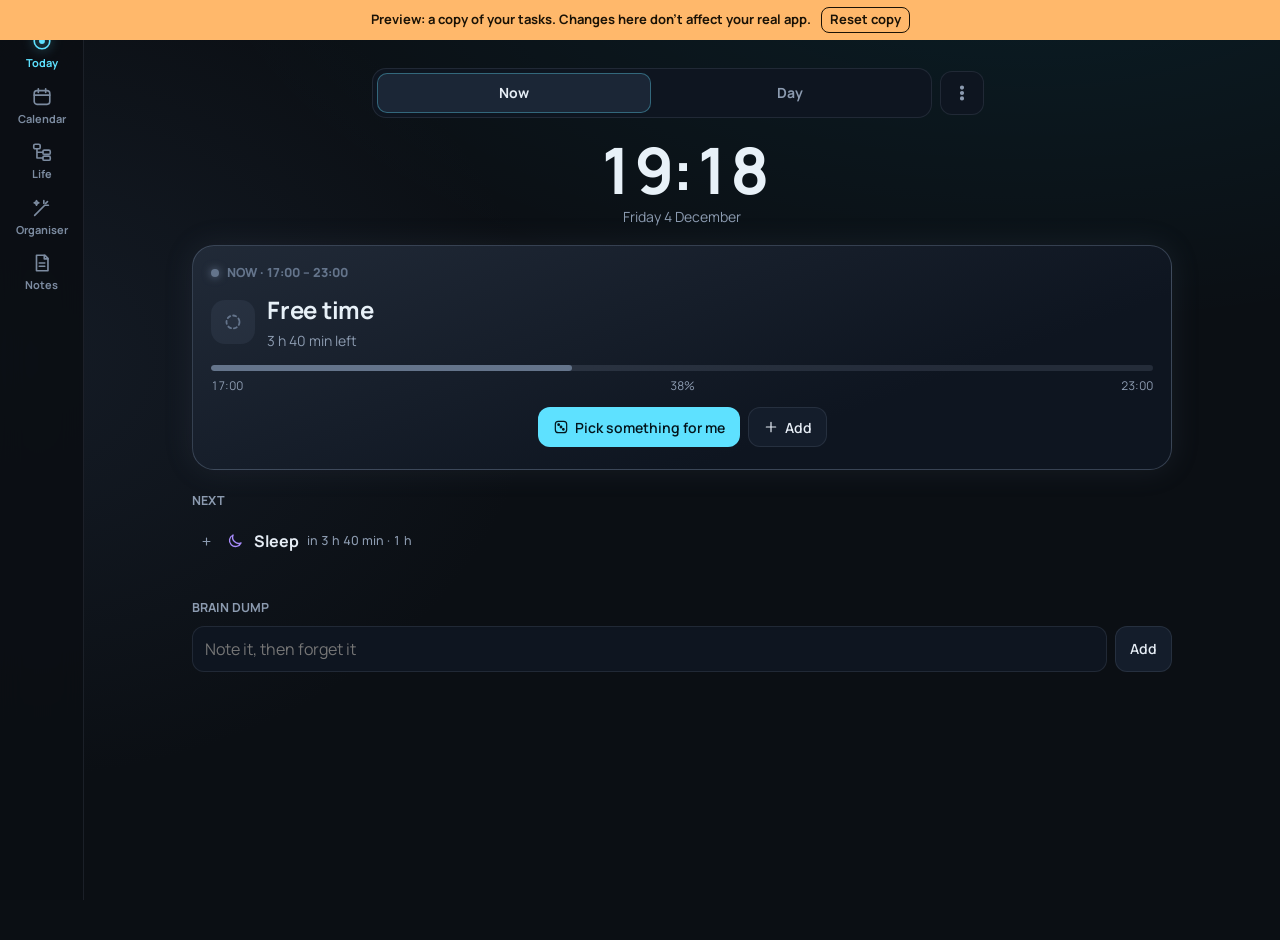
<file: preview/index.html>
<!doctype html>
<html lang="en-GB">
<head>
<meta charset="utf-8">
<meta name="viewport" content="width=device-width, initial-scale=1, viewport-fit=cover">
<meta name="theme-color" content="#0B0F14">
<title>Next Up</title>
<link rel="stylesheet" href="../fonts/manrope.css">

<link rel="icon" href="../icons/icon-192.png">
<link rel="apple-touch-icon" href="../icons/icon-192.png">
<meta name="mobile-web-app-capable" content="yes">
<script src="../sortable.min.js"></script>
<style>
:root{
  --bg:#0B0F14; --s1:#121A23; --s2:#1A2430; --s3:#2A384F; --line:rgba(94,225,255,.10); --line2:rgba(42,56,79,.75);
  --ink:#E8F1F8; --muted:#8A9BB0; --faint:#5C6B7E;
  --accent:#00D1FF; --accent2:#5EE1FF; --accent-ink:#03151C; --glow:rgba(0,209,255,.35);
  --danger:#FF7A88; --warn:#FFB86B; --ease:cubic-bezier(.25,.8,.25,1);
  color-scheme:dark;
}
@media (prefers-color-scheme: dark){:root:not([data-theme="light"]){--bg:#0B0F14;--s1:#121A23;--s2:#1A2430;--s3:#2A384F;--ink:#E8F1F8;--muted:#8A9BB0;--faint:#5C6B7E;--accent:#00D1FF;--accent2:#5EE1FF;color-scheme:dark}}
:root[data-theme="dark"]{--bg:#0B0F14;--s1:#121A23;--s2:#1A2430;--s3:#2A384F;--ink:#E8F1F8;--muted:#8A9BB0;--faint:#5C6B7E;--accent:#00D1FF;--accent2:#5EE1FF;color-scheme:dark}
:root{box-sizing:border-box;padding-top:env(safe-area-inset-top,0px);padding-bottom:env(safe-area-inset-bottom,0px)}
html{scroll-padding-top:env(safe-area-inset-top,0px);background:var(--bg);height:100%}
*,*::before,*::after{box-sizing:inherit}
body{margin:0;min-height:100%;color:var(--ink);font-family:Manrope,system-ui,-apple-system,"Segoe UI",Roboto,sans-serif;font-size:15px;line-height:1.5;-webkit-font-smoothing:antialiased;
  background:radial-gradient(1400px 700px at 80% -10%,rgba(0,209,255,.08),transparent 60%),radial-gradient(900px 700px at 0% 40%,rgba(42,56,79,.30),transparent 60%),var(--bg);background-attachment:fixed}
button,input,select,textarea{font:inherit;color:inherit}
button{cursor:pointer}
button:disabled{opacity:.4;cursor:default}
:focus-visible{outline:2px solid var(--accent2);outline-offset:2px;border-radius:10px}
.muted{color:var(--muted)} .grow{flex:1} .small{font-size:13px}

/* shell */
.shell{display:grid;grid-template-columns:264px minmax(0,1fr);min-height:100vh}
.side{position:sticky;top:0;height:100vh;padding:26px 18px;border-right:1px solid var(--line);background:rgba(11,15,20,.55);backdrop-filter:blur(10px);display:flex;flex-direction:column;gap:22px;overflow:auto}
.wordmark{font-weight:600;letter-spacing:.55em;font-size:15px;text-transform:uppercase;padding:0 8px}
.tagline{color:var(--muted);font-size:13px;padding:0 8px;margin-top:-16px}
.navl{display:grid;gap:4px}
.navl button{display:flex;align-items:center;gap:12px;border:1px solid transparent;background:transparent;color:var(--muted);padding:10px 12px;border-radius:14px;font-weight:600;text-align:left}
.navl button svg{width:20px;height:20px}
.navl button:hover{color:var(--ink);background:var(--s1)}
.navl button[aria-current="page"]{color:var(--ink);background:linear-gradient(90deg,rgba(0,209,255,.16),rgba(0,209,255,.03));border-color:rgba(0,209,255,.25)}
.navl button[aria-current="page"] svg{color:var(--accent2);filter:drop-shadow(0 0 6px rgba(0,209,255,.7))}
.badge{margin-left:auto;font-size:12px;background:var(--s3);color:var(--ink);border-radius:999px;padding:1px 8px}
.cap{border:1px solid var(--line);border-radius:18px;padding:14px;background:rgba(18,26,35,.7)}
.cap h3{margin:0 0 2px;font-size:14px}
.cap p{margin:6px 0 0;font-size:12.5px;color:var(--muted)}
.cap input{width:100%;border:1px solid var(--s3);background:rgba(11,15,20,.6);border-radius:12px;padding:10px 12px;margin-top:8px}
.mini-focus{border:1px solid var(--accent);border-radius:16px;padding:12px 14px;background:rgba(0,209,255,.06);cursor:pointer;box-shadow:0 0 18px rgba(0,209,255,.12)}
.mini-focus .k{font-size:12px;color:var(--muted)}
.mini-focus .v{font-weight:600;overflow-wrap:anywhere}
.side .bottom{margin-top:auto;display:grid;gap:8px}
.main{padding:28px 36px 60px;min-width:0;max-width:2200px;width:100%}

/* headers */
.phead{display:flex;align-items:center;gap:14px;flex-wrap:wrap;margin-bottom:20px}
.phead h1{font-size:28px;font-weight:700;margin:0;letter-spacing:-.015em}
.phead .sub{color:var(--muted);font-size:14px}

/* cards */
.card{background:linear-gradient(180deg,rgba(26,36,48,.75),rgba(18,26,35,.75));border:1px solid var(--line);border-radius:24px;padding:20px;position:relative;min-width:0}
.card h2{font-size:17px;font-weight:700;margin:0}
.card .hint{color:var(--muted);font-size:13.5px;margin:2px 0 12px}
.card-head{display:flex;align-items:center;justify-content:space-between;gap:10px;margin-bottom:12px}
.stack{display:grid;gap:16px;align-content:start;min-width:0}

/* home */
.home-grid{display:grid;grid-template-columns:repeat(4,minmax(0,1fr));gap:18px}
.span2{grid-column:span 2}.span4{grid-column:1/-1}
.hero{padding:0;overflow:hidden;min-height:300px;display:flex;flex-direction:column;justify-content:flex-end}
.scene{position:absolute;inset:0;width:100%;height:100%;display:block}
.hero-in{position:relative;padding:26px;display:flex;align-items:flex-end;justify-content:space-between;gap:20px}
.hero h1{font-size:clamp(28px,2.4vw,38px);font-weight:600;letter-spacing:-.02em;margin:0;line-height:1.1}
.hero p{margin:6px 0 0;color:#B9C8D6}
.hero .btns{display:flex;gap:10px;margin-top:18px;flex-wrap:wrap}
.mini-ring{position:relative;width:96px;height:96px;flex:none}
.mini-ring svg{width:100%;height:100%;transform:rotate(-90deg)}
.mini-ring .lbl{position:absolute;inset:0;display:grid;place-items:center;text-align:center;font-weight:700;font-size:18px;line-height:1.1}
.mini-ring .lbl small{display:block;font-size:11px;font-weight:500;color:#B9C8D6}
.now-line{display:flex;align-items:center;gap:12px;cursor:pointer;padding:10px 0;border-top:1px solid var(--line2)}
.now-line:first-of-type{border-top:none}
.now-line .k{font-size:12.5px;color:var(--muted);width:64px;flex:none}
.now-line .v{font-weight:600;flex:1;min-width:0;overflow-wrap:anywhere}
.dotc{width:9px;height:9px;border-radius:50%;background:var(--c,var(--accent));box-shadow:0 0 10px var(--c,var(--accent));flex:none}
.folder{width:100%;text-align:left;display:flex;align-items:center;gap:14px;cursor:pointer}
.folder:hover{border-color:rgba(94,225,255,.28)}
.folder .fi{width:48px;height:48px;border-radius:16px;background:rgba(0,209,255,.10);border:1px solid rgba(0,209,255,.25);display:grid;place-items:center;color:var(--accent2);flex:none}
.folder .fi svg{width:22px;height:22px}
.folder b{display:block;font-size:17px}
.folder span.sub{color:var(--muted);font-size:13.5px}
.chev{color:var(--faint);font-size:20px;line-height:1}
.week{display:grid;grid-template-columns:repeat(7,minmax(0,1fr));gap:12px}
.wday{border:1px solid var(--line2);border-radius:18px;padding:14px;background:rgba(11,15,20,.4);cursor:pointer;text-align:left;display:grid;gap:8px;align-content:start}
.wday:hover{border-color:rgba(94,225,255,.3)}
.wday.today{border-color:var(--accent);box-shadow:0 0 16px rgba(0,209,255,.15)}
.wday .dn{font-weight:700}
.wday .dl{font-size:12.5px;color:var(--muted)}
.wday ul{list-style:none;margin:0;padding:0;display:grid;gap:4px}
.wday li{font-size:13px;color:#C4D2DE;white-space:nowrap;overflow:hidden;text-overflow:ellipsis}
.wday li.d{text-decoration:line-through;color:var(--faint)}

/* buttons */
.btn{border:1px solid var(--s3);background:var(--s1);border-radius:14px;padding:10px 16px;font-weight:600;display:inline-flex;align-items:center;justify-content:center;gap:8px;white-space:nowrap}
.btn:hover{border-color:rgba(94,225,255,.35)}
.btn.primary{border:none;background:linear-gradient(90deg,#1E9BFF,var(--accent));color:var(--accent-ink);box-shadow:0 0 22px rgba(0,209,255,.22);font-weight:700}
.btn.block{width:100%}
.btn.ghost{background:transparent;border-color:transparent}
.btn.danger{color:var(--danger)}
.btn.sm{padding:7px 12px;font-size:13.5px;border-radius:12px}
.btn svg{width:18px;height:18px}
.icon-btn{width:34px;height:34px;border-radius:11px;border:none;background:transparent;color:var(--muted);display:grid;place-items:center;padding:0;flex:none}
.icon-btn svg{width:17px;height:17px}
.icon-btn:hover{color:var(--ink);background:var(--s2)}
.icon-btn[aria-pressed="true"]{color:var(--accent2)}

/* forms */
.add{display:flex;gap:8px}
.add input[type=text]{flex:1;min-width:0;border:1px solid var(--s3);background:rgba(11,15,20,.55);border-radius:14px;padding:10px 13px}
.add input::placeholder,textarea::placeholder,.cap input::placeholder{color:var(--faint)}
.add select{border:1px solid var(--s3);background:rgba(11,15,20,.55);border-radius:14px;padding:0 8px;max-width:100px}

/* rows */
ul.list{list-style:none;margin:0;padding:0;min-height:12px}
.trow{display:flex;align-items:center;gap:10px;padding:10px 12px 10px 6px;border-radius:16px;background:rgba(11,15,20,.45);border:1px solid var(--line2);margin-bottom:7px;cursor:pointer;transition:border-color .4s var(--ease),background .4s var(--ease)}
.trow:hover{border-color:rgba(94,225,255,.28)}
.trow.sel{border-color:var(--accent2);background:rgba(0,209,255,.07)}
.trow.running{border-color:var(--accent);box-shadow:0 0 18px rgba(0,209,255,.15)}
.trow.blocked .ttitle{color:var(--muted)}
.ghost{opacity:.35}
.handle{color:var(--faint);padding:6px 2px 6px 4px;cursor:grab;touch-action:none;display:flex}
.handle:hover{color:var(--accent2)}
.handle svg{width:16px;height:16px}
.check{flex:none;width:24px;height:24px;border-radius:50%;border:2px solid var(--s3);background:transparent;display:grid;place-items:center;padding:0;color:var(--accent-ink)}
.check svg{width:13px;height:13px;opacity:0}
.check:hover{border-color:var(--accent)}
.done .check,.check.on{background:var(--accent);border-color:var(--accent);box-shadow:0 0 10px var(--glow)}
.done .check svg,.check.on svg{opacity:1}
.tbody{flex:1;min-width:0}
.ttitle{font-weight:600;overflow-wrap:anywhere}
.done .ttitle{text-decoration:line-through;color:var(--muted)}
.chips{display:flex;flex-wrap:wrap;gap:4px 10px;margin-top:2px}
.chip{font-size:12.5px;color:var(--muted);display:inline-flex;align-items:center;gap:5px}
.chip i{width:7px;height:7px;border-radius:50%;background:var(--c);display:inline-block}
.chip.late{color:var(--danger)} .chip.warn{color:var(--warn)}
.chip svg{width:12px;height:12px}
.ttime{width:92px;flex:none;font-variant-numeric:tabular-nums;line-height:1.2}
.ttime b{display:block;font-size:15.5px;color:var(--ink)}
.ttime span{font-size:12px;color:var(--muted)}
.clock{font-variant-numeric:tabular-nums;font-weight:700;font-size:15px;color:var(--accent2)}
.clock.idle{color:var(--muted);font-weight:600}
.clock.over{color:var(--danger)}
.empty{color:var(--muted);text-align:center;padding:16px 12px;border:1.5px dashed var(--line2);border-radius:16px;font-size:13.5px;list-style:none}
.reveal{opacity:0;transition:opacity .3s}
.trow:hover .reveal,.trow:focus-within .reveal,.step:hover .reveal{opacity:1}
.nowmark{list-style:none;position:relative;height:16px;margin:2px 0 8px}
.nowmark::before{content:"";position:absolute;left:0;right:0;top:7px;height:2px;background:var(--accent);box-shadow:0 0 10px var(--accent)}
.nowmark span{position:absolute;left:12px;top:-1px;background:var(--bg);color:var(--accent2);font-size:11.5px;font-weight:700;padding:0 8px;border-radius:6px}

/* day */
.days{display:flex;gap:8px}
.days button{border:1px solid var(--line);background:var(--s1);border-radius:14px;padding:6px 12px;display:grid;justify-items:center;line-height:1.25;min-width:58px}
.days button small{font-size:11.5px;color:var(--muted)}
.days button b{font-size:15px}
.days button[aria-pressed="true"]{background:linear-gradient(180deg,rgba(0,209,255,.22),rgba(0,209,255,.08));border-color:var(--accent);box-shadow:0 0 16px rgba(0,209,255,.2)}
.day-grid{display:grid;grid-template-columns:minmax(300px,360px) minmax(0,1fr) minmax(380px,480px);gap:18px;align-items:start}
.sticky{position:sticky;top:20px;max-height:calc(100vh - 40px);overflow:auto}
.segb{border:1px solid color-mix(in srgb,var(--c) 30%,transparent);background:color-mix(in srgb,var(--c) 5%,rgba(18,26,35,.6));border-radius:22px;padding:6px 14px 12px;margin-bottom:14px}
.seg-h{display:flex;align-items:center;gap:12px;padding:10px 0}
.seg-h b{font-size:16px}
.seg-h .rng{font-variant-numeric:tabular-nums;color:var(--muted);font-size:13.5px}
.fillbar{height:5px;border-radius:5px;background:rgba(138,155,176,.18);overflow:hidden;width:120px}
.fillbar i{display:block;height:100%;background:var(--c,var(--accent));box-shadow:0 0 8px var(--c,var(--accent));border-radius:5px}
.foldbtn{border:1px solid var(--s3);background:transparent;color:var(--muted);border-radius:10px;padding:4px 10px;font-size:12.5px;font-weight:600;display:inline-flex;gap:6px;align-items:center}
.foldbtn svg{width:14px;height:14px;transition:transform .3s var(--ease)}
.foldbtn[aria-expanded="false"] svg{transform:rotate(-90deg)}
.foldbtn:hover{color:var(--ink);border-color:var(--c,var(--accent))}
.segb .slist{min-height:40px;padding-bottom:4px}
.segb.folded{padding-bottom:6px}
.segb .add{margin-top:6px}

/* minimal shell */
.side{display:none}
.shell{grid-template-columns:1fr}
.main{margin:0 auto}
.navbar{display:flex;gap:8px;margin-bottom:18px}
.home-min{max-width:960px;margin:3vh auto 0}
.htabs{list-style:none;margin:0;padding:0;display:grid;gap:16px}
.htab{display:flex;align-items:center;gap:18px;padding:22px 26px;cursor:grab;user-select:none;-webkit-user-select:none;transition:border-color .4s var(--ease),box-shadow .4s var(--ease)}
.htab:hover{border-color:rgba(94,225,255,.3);box-shadow:0 0 26px rgba(0,209,255,.08)}
.htab h2{font-size:21px}
.htab .sub{color:var(--muted);font-size:14px}
.ht-text{display:grid;gap:2px;min-width:0}
.hday{min-height:170px;overflow:hidden;align-items:flex-end}
.hday > :not(.scene){position:relative}
.hday .sub{color:#B9C8D6}
.hdump{flex-direction:column;align-items:stretch;gap:14px}
.ht-row{display:flex;align-items:center;gap:18px;cursor:pointer}
.htab .add input{cursor:text}
.home-top{text-align:center;margin-bottom:18px}
.home-top .wordmark{margin-bottom:22px;padding:0}
.home-top h1{font-size:clamp(32px,3vw,46px);font-weight:600;letter-spacing:-.02em;margin:0}
.home-top p{margin:6px 0 0}
.home-cards{display:grid;grid-template-columns:repeat(3,minmax(0,1fr));gap:22px;align-items:stretch}
.hcard{display:flex;flex-direction:column;gap:10px;min-height:400px;padding:26px}
.hc-top{display:flex;align-items:center;gap:14px;margin-bottom:4px}
.hc-top h2{font-size:21px}
.fi{width:48px;height:48px;border-radius:16px;background:rgba(0,209,255,.10);border:1px solid rgba(0,209,255,.25);display:grid;place-items:center;color:var(--accent2);flex:none}
.fi svg{width:22px;height:22px}
.hc-link{margin-top:auto;border:none;background:transparent;color:var(--muted);text-align:left;padding:10px 0 0;display:flex;justify-content:space-between;align-items:center;font-weight:600;border-top:1px solid var(--line2)}
.hc-link:hover{color:var(--ink)}
.hc-day{padding:0;overflow:hidden;text-align:left;cursor:pointer;justify-content:flex-end}
.hc-day:hover{border-color:rgba(94,225,255,.35);box-shadow:0 0 30px rgba(0,209,255,.12)}
.hc-in{position:relative;display:flex;flex-direction:column;gap:8px;padding:26px}
.hc-in .hint{margin:0;color:#B9C8D6}
.hc-go{display:flex;justify-content:space-between;align-items:center;font-weight:700;color:var(--accent2);margin-top:8px}
.cal-head{display:flex;align-items:center;justify-content:space-between;margin-bottom:10px}
.cal-head b{font-size:15px}
.cal-grid{display:grid;grid-template-columns:repeat(7,1fr);gap:4px}
.cwd{text-align:center;font-size:12px;color:var(--faint);font-weight:600;padding-bottom:4px}
.cday{position:relative;aspect-ratio:1;border:1px solid transparent;background:transparent;border-radius:12px;display:grid;place-items:center;font-size:14px;font-weight:600;padding:0}
.cday:hover{border-color:rgba(94,225,255,.35);background:rgba(0,209,255,.05)}
.cday.blank{pointer-events:none}
.cday.past{color:var(--faint)}
.cday.today{background:rgba(0,209,255,.14);border-color:var(--accent);color:var(--ink);box-shadow:0 0 12px rgba(0,209,255,.2)}
.cday i{position:absolute;bottom:5px;left:50%;transform:translateX(-50%);width:5px;height:5px;border-radius:50%;background:var(--accent2);box-shadow:0 0 6px var(--accent)}
.cday i.due{background:var(--warn);box-shadow:0 0 6px var(--warn)}
.cal-grid.big{gap:8px}
.cal-grid.big .cwd{font-size:13px;text-align:left;padding-left:8px}
.cday.big{aspect-ratio:auto;min-height:130px;place-items:start;align-content:start;text-align:left;padding:10px;border:1px solid var(--line2);background:rgba(11,15,20,.4)}
.cday.big .cn{font-size:15px;font-weight:700}
.cday.big ul{list-style:none;margin:6px 0 0;padding:0;display:grid;gap:3px;width:100%;min-width:0}
.cday.big li{font-size:12.5px;font-weight:500;color:#C4D2DE;white-space:nowrap;overflow:hidden;text-overflow:ellipsis}
.cday.big li b{color:var(--accent2);font-weight:700}
.cday.big li.d{text-decoration:line-through;color:var(--faint)}
.cday.big li.due{color:var(--warn)}
@media (max-width:1000px){.home-cards{grid-template-columns:1fr}.hcard{min-height:0}}

.day-grid.two{grid-template-columns:minmax(0,1fr) minmax(380px,480px)}
.days-bottom{justify-content:center;margin-top:22px;flex-wrap:wrap}
@media (max-width:1000px){.day-grid.two{grid-template-columns:1fr}}

.org-grid{display:grid;grid-template-columns:repeat(2,minmax(0,1fr));gap:18px;max-width:1300px}
.org-card{display:flex;flex-direction:column;gap:10px;align-items:flex-start}
.org-card .hint{margin:0 0 6px}
.org-wide{grid-column:1/-1;align-items:stretch}
.org-anchors{list-style:none;margin:0 0 6px;padding:0;display:grid;gap:6px;width:100%}
.org-anchor{display:flex;align-items:center;gap:10px;padding:9px 12px;border-radius:12px;border:1px solid color-mix(in srgb,var(--c) 30%,transparent);background:color-mix(in srgb,var(--c) 7%,transparent)}
.org-add{width:100%;flex-wrap:wrap}
.org-add input[type=date]{border:1px solid var(--s3);background:rgba(11,15,20,.55);border-radius:14px;padding:0 10px}
@media (max-width:1000px){.org-grid{grid-template-columns:1fr}}

.day-grid.one{grid-template-columns:minmax(0,1fr);max-width:1400px;margin:0 auto}
.navbar{align-items:center}
.crumbs-bar{display:flex;align-items:center;gap:6px;margin-left:10px;color:var(--muted);font-size:14px;flex-wrap:wrap;min-width:0}
.crumbs-bar > svg{width:16px;height:16px;color:var(--faint)}
.crumb{border:none;background:transparent;color:var(--muted);padding:4px 6px;border-radius:8px;font-weight:600}
button.crumb:hover{color:var(--ink);background:var(--s1)}
.crumb.cur{color:var(--accent2);max-width:420px;white-space:nowrap;overflow:hidden;text-overflow:ellipsis}
.csep{color:var(--faint)}
.erow{cursor:grab}
.hhead{height:calc(var(--row) - 6px);margin-bottom:6px;display:flex;align-items:center;gap:12px;padding:0 16px;border-radius:14px;border-left:3px solid var(--c);background:linear-gradient(90deg,color-mix(in srgb,var(--c) 18%,transparent),transparent 70%);cursor:pointer;user-select:none;-webkit-user-select:none;list-style:none}
.hhead b{font-size:16px}
.hhead:hover .addhere,.arow:hover .addhere{opacity:1}
.arow .addhere{opacity:0;transition:opacity .3s}
.arow.done b{text-decoration:line-through;opacity:.7}

.task-grid{display:grid;grid-template-columns:minmax(0,1.3fr) minmax(320px,1fr);gap:18px;align-items:start;max-width:1500px}
.timer-grid{display:grid;grid-template-columns:minmax(380px,1fr) minmax(0,1fr);gap:18px;align-items:start;max-width:1500px}
@media (max-width:1000px){.task-grid,.timer-grid{grid-template-columns:1fr}}

.hrow.nowrow{border:2px solid #FF9F43 !important;box-shadow:0 0 0 4px rgba(255,159,67,.10),0 0 24px rgba(255,159,67,.30)}
.hrow.nowrow .htime{color:#FFB86B;text-shadow:0 0 10px rgba(255,159,67,.6)}
.hrow.nowrow.erow .muted{color:var(--ink)}

.step{cursor:grab;user-select:none;-webkit-user-select:none;border-radius:12px}
.step:hover{background:rgba(26,36,48,.5)}
.step .handle{display:none}

.check.big{width:32px;height:32px;margin-right:4px}
.check.big svg{width:16px;height:16px}
.phead.done h1{text-decoration:line-through;color:var(--muted)}

.task-one{max-width:900px}
.org-sel{width:100%;max-width:560px;border:1px solid var(--s3);background:rgba(11,15,20,.55);border-radius:14px;padding:10px 12px}
.org-two{display:grid;grid-template-columns:1fr 1fr;gap:16px;width:100%}
@media (max-width:1000px){.org-two{grid-template-columns:1fr}}

.steptree{list-style:none}
.step.tnode{display:block !important;padding:0 !important;border-top:none !important;cursor:default;margin:0;gap:0;background:transparent}
.step.tnode:hover{background:transparent}
.tline .tbody{min-width:0;flex:1}
.tline .ttitle{overflow-wrap:break-word;word-break:normal}
.tnode:hover{background:transparent}
.tline{display:flex;align-items:center;gap:10px;padding:11px 12px;margin-bottom:8px;border-radius:16px;border:1px solid var(--line2);background:rgba(11,15,20,.45);cursor:grab;user-select:none;-webkit-user-select:none;transition:border-color .3s var(--ease),background .3s var(--ease)}
.tline:hover{border-color:rgba(94,225,255,.28)}
.tnode.open > .tline{border-color:rgba(0,209,255,.35);background:linear-gradient(90deg,rgba(0,209,255,.10),rgba(11,15,20,.45) 70%)}
.steptree.sub{margin:-2px 0 10px 34px;padding:0}
.steptree.sub .tline{padding:7px 10px;gap:8px;border-radius:12px;margin-bottom:6px;font-size:14px;background:rgba(18,26,35,.55)}
.steptree.sub .tline .check.sm{width:18px;height:18px}
.steptree.sub .tline .check.sm svg{width:10px;height:10px}
.steptree.sub .twisty,.steptree.sub .twisty-sp{width:20px}
.steptree.sub .twisty-sp{display:none}
.steptree.sub .fold-ic:not(.has){display:none}
.steptree.sub .fold-ic svg{width:15px;height:15px}
.twisty{width:24px;height:24px;border:none;background:transparent;color:var(--muted);display:grid;place-items:center;padding:0;border-radius:7px;flex:none}
.twisty svg{width:14px;height:14px;transition:transform .25s var(--ease)}
.twisty.open svg{transform:rotate(90deg)}
.twisty:hover{color:var(--ink);background:var(--s2)}
.twisty-sp{width:24px;flex:none}
.fold-ic{width:18px;flex:none;display:grid;place-items:center;color:var(--accent2)}
.fold-ic svg{width:17px;height:17px}
.tchips{margin:0;flex-wrap:nowrap}
.tnode.done > .tline .ttitle{text-decoration:line-through;color:var(--muted)}
.tnode.current > .tline{background:rgba(0,209,255,.07);box-shadow:inset 3px 0 0 var(--accent)}
#sdNotes{min-height:90px}

.find-sum{list-style:none;color:var(--muted);font-size:13px;margin:4px 0 10px}
.find-list{max-height:520px;overflow:auto}
.find-path{font-size:12.5px;color:var(--accent2);margin-top:4px;line-height:1.5}
.tplsel{border:1px solid var(--s3);background:rgba(11,15,20,.55);border-radius:12px;padding:0 8px;max-width:160px}

/* hours */
.hours-card{padding:14px 16px 16px}
.hours{--row:60px;position:relative}
.tcol{list-style:none;margin:0;padding:0}
.tcol li{height:var(--row);display:flex;flex-direction:column;justify-content:center;font-variant-numeric:tabular-nums;color:var(--muted);font-size:14px;font-weight:600;line-height:1.2}
.tcol li span{font-size:11.5px;font-weight:500;color:var(--faint)}
.tcol li.now{color:var(--accent2);text-shadow:0 0 10px rgba(0,209,255,.6)}
.hlist{list-style:none;margin:0;padding:0;min-width:0}
.htime{flex:none;width:52px;font-variant-numeric:tabular-nums;font-weight:700;font-size:14px;color:var(--muted);padding-left:8px}
.htime.wide{width:118px}
.htime.now{color:var(--accent2);text-shadow:0 0 10px rgba(0,209,255,.6)}
.hrow,#poolList .trow{cursor:grab;user-select:none;-webkit-user-select:none}
.hrow .check,.hrow button{cursor:pointer}
.chosen{cursor:grabbing;border-color:var(--accent2) !important;box-shadow:0 0 18px rgba(0,209,255,.25)}
.hrow{height:calc(var(--row) - 6px);margin:0 0 6px !important;display:flex;align-items:center;gap:10px;padding:0 12px 0 6px !important;border-radius:16px;border:1px solid var(--line2);background:rgba(11,15,20,.45);overflow:hidden}
.hrow .tbody.one{display:flex;align-items:center;gap:12px;min-width:0}
.hrow .tbody.one .ttitle{white-space:nowrap;overflow:hidden;text-overflow:ellipsis;flex:0 1 auto}
.hrow .tbody.one .chips{flex-wrap:nowrap;overflow:hidden;margin:0;flex:1 1 auto;min-width:0}
.hrow .tbody.one .chip{white-space:nowrap}
.arow{border-color:color-mix(in srgb,var(--c) 28%,transparent);background:color-mix(in srgb,var(--c) 9%,rgba(11,15,20,.4))}
.arow b{font-size:15px}
.arow.folded{background:linear-gradient(90deg,color-mix(in srgb,var(--c) 18%,transparent),color-mix(in srgb,var(--c) 5%,transparent));border-color:color-mix(in srgb,var(--c) 45%,transparent)}
.erow{border-style:dashed;background:transparent}
.erow .addhere{opacity:0;transition:opacity .3s}
.erow:hover .addhere,.erow .addhere:focus-visible{opacity:1}
.erow.adding{border-style:solid;border-color:var(--accent);padding:0 8px !important}
.erow.adding .add input{padding:7px 12px}
.hnow{position:absolute;left:0;right:0;height:2px;background:var(--accent);box-shadow:0 0 10px var(--accent);pointer-events:none;z-index:2}
.hnow::before{content:"";position:absolute;left:0;top:-3px;width:8px;height:8px;border-radius:50%;background:var(--accent)}
@media (hover:none){.erow .addhere{opacity:1}}

/* focus panel */
.ring-wrap{position:relative;width:var(--rs,220px);aspect-ratio:1;margin:4px auto 26px}
.ring{width:100%;height:100%;display:block}
.ring .track{fill:none;stroke:rgba(26,36,48,.9);stroke-width:9}
.ring .arc{fill:none;stroke:var(--accent);stroke-width:9;stroke-linecap:round;filter:drop-shadow(0 0 7px rgba(0,209,255,.7));transition:stroke-dashoffset 1s linear}
.ring .arc.over{stroke:var(--danger);filter:drop-shadow(0 0 7px rgba(255,122,136,.6))}
.ring-c{position:absolute;inset:0;display:grid;place-content:center;text-align:center}
.ring-time{font-size:calc(var(--rs,220px) * .2);font-weight:600;font-variant-numeric:tabular-nums;letter-spacing:-.02em;line-height:1}
.ring-time.over{color:var(--danger)}
.ring-label{color:#B9C8D6;font-size:13.5px;margin-top:6px}
.ring-play{position:absolute;left:50%;bottom:-24px;transform:translateX(-50%);width:56px;height:56px;border-radius:50%;border:none;background:radial-gradient(circle at 35% 30%,var(--accent2),#0FA5D8);color:var(--accent-ink);display:grid;place-items:center;box-shadow:0 0 26px rgba(0,209,255,.55)}
.ring-play svg{width:22px;height:22px}
.fp-hero{padding:0;overflow:hidden}
.fp-hero .inner{position:relative;padding:22px 20px 20px;display:grid;justify-items:center;gap:6px;text-align:center}
.fp-title{font-size:21px;font-weight:700;margin:2px 0 0;cursor:text;overflow-wrap:anywhere}
.nowstep{color:var(--accent2);font-weight:600;font-size:13.5px;min-height:20px}
.fp-actions{display:flex;gap:8px;justify-content:center;flex-wrap:wrap;margin-top:6px}
.meta{display:grid;grid-template-columns:auto 1fr;gap:8px 16px;font-size:14px;margin:0}
.meta dt{color:var(--muted)} .meta dd{margin:0;min-width:0}
.deplink{display:flex;align-items:center;gap:8px;cursor:pointer;padding:2px 0}
.deplink .check{width:18px;height:18px}
.deplink .check svg{width:10px;height:10px}
.step{display:flex;align-items:center;gap:10px;padding:8px 6px 8px 2px;border-top:1px solid var(--line2);list-style:none}
.step:first-child{border-top:none}
.step.current{background:rgba(0,209,255,.07);border-radius:12px;box-shadow:inset 3px 0 0 var(--accent)}
.check.sm{width:21px;height:21px}
textarea{width:100%;min-height:110px;resize:vertical;border:1px solid var(--s3);background:rgba(11,15,20,.55);border-radius:14px;padding:12px 14px;line-height:1.5}
.focus-grid{display:grid;grid-template-columns:minmax(360px,1.1fr) minmax(0,1fr) minmax(320px,.9fr);gap:18px;align-items:start}
.placeholder{display:grid;place-items:center;text-align:center;color:var(--muted);min-height:280px;gap:8px}
.placeholder svg{width:40px;height:40px;color:var(--s3)}

/* brain dump */
.dump-grid{display:grid;grid-template-columns:minmax(360px,520px) minmax(0,1fr);gap:18px;align-items:start}
.dump-big{display:flex;gap:10px;margin-bottom:18px;max-width:900px}
form[data-kind="shared"]{flex-wrap:wrap}form[data-kind="shared"] input{flex:1 1 100%}form[data-kind="shared"] select{flex:1;max-width:none!important;padding:10px}
.dump-big input{flex:1;border:1px solid var(--s3);background:rgba(11,15,20,.55);border-radius:16px;padding:14px 16px;font-size:16px}

/* wizard */
.wiz{max-width:760px}
.wiz .dots{display:flex;gap:8px;margin-bottom:18px}
.wiz .dots button{width:30px;height:6px;border-radius:6px;border:none;background:var(--s3);padding:0}
.wiz .dots button.on{background:var(--accent);box-shadow:0 0 8px var(--accent)}
.wiz .dots button.done{background:rgba(0,209,255,.4)}
.wiz .task{color:var(--muted);font-size:14px;margin:0 0 4px}
.wiz h2{font-size:24px;margin:0 0 18px;font-weight:700;letter-spacing:-.01em}
.opts{display:grid;grid-template-columns:repeat(auto-fill,minmax(150px,1fr));gap:10px}
.opt{border:1px solid var(--s3);background:rgba(11,15,20,.45);border-radius:16px;padding:14px;text-align:left;display:grid;gap:3px}
.opt b{font-size:15px}.opt span{font-size:12.5px;color:var(--muted)}
.opt:hover{border-color:rgba(94,225,255,.4)}
.opt[aria-pressed="true"]{border-color:var(--accent);background:rgba(0,209,255,.12);box-shadow:0 0 14px rgba(0,209,255,.18)}
.opt i{width:10px;height:10px;border-radius:50%;background:var(--c);box-shadow:0 0 8px var(--c);display:inline-block;margin-bottom:4px}
.wiz-row{display:flex;align-items:center;gap:10px;margin-top:14px;color:var(--muted);font-size:14px}
.wiz-row input{border:1px solid var(--s3);background:rgba(11,15,20,.55);border-radius:12px;padding:8px 10px;width:auto}
.wiz-foot{display:flex;gap:8px;margin-top:24px;align-items:center}
.deplist{list-style:none;margin:10px 0 0;padding:0;max-height:300px;overflow:auto;display:grid;gap:6px}
.depopt{width:100%;display:flex;align-items:center;gap:10px;border:1px solid var(--line2);background:rgba(11,15,20,.45);border-radius:14px;padding:9px 12px;text-align:left}
.depopt .check{width:20px;height:20px}
.depopt[aria-pressed="true"]{border-color:var(--accent)}
.depopt[aria-pressed="true"] .check{background:var(--accent);border-color:var(--accent)}
.depopt[aria-pressed="true"] .check svg{opacity:1}
.sum{display:grid;grid-template-columns:150px 1fr;gap:10px 18px;font-size:15px;margin:0 0 6px}
.sum dt{color:var(--muted)} .sum dd{margin:0}
.search{width:100%;border:1px solid var(--s3);background:rgba(11,15,20,.55);border-radius:12px;padding:9px 12px}

/* dialogs */
dialog{border:1px solid var(--line);border-radius:26px;background:linear-gradient(180deg,#16202B,#10171F);color:var(--ink);padding:0;width:min(560px,calc(100vw - 24px));max-height:calc(100dvh - 32px)}
dialog.wide{width:min(820px,calc(100vw - 24px))}
dialog::backdrop{background:rgba(3,6,10,.7);backdrop-filter:blur(3px)}
.dlg{padding:24px}
.dlg h3{margin:0 0 14px;font-size:20px;font-weight:700}
.field{display:block;margin-bottom:14px}
.field>span{display:block;font-size:13px;color:var(--muted);margin-bottom:6px;font-weight:600}
.field input{width:100%;border:1px solid var(--s3);background:rgba(11,15,20,.55);border-radius:14px;padding:11px 13px}
.two{display:grid;grid-template-columns:1fr 1fr;gap:10px}
.quick{display:flex;flex-wrap:wrap;gap:6px;margin-top:8px}
.quick button{border:1px solid var(--s3);background:transparent;border-radius:999px;padding:4px 12px;font-size:13.5px;color:var(--muted)}
.quick button[aria-pressed="true"]{border-color:var(--accent);color:var(--ink);background:rgba(0,209,255,.14)}
.actions{display:flex;gap:8px;justify-content:flex-end;flex-wrap:wrap;margin-top:8px}
.anchor{border:1px solid color-mix(in srgb,var(--c) 35%,transparent);background:color-mix(in srgb,var(--c) 6%,transparent);border-radius:20px;padding:14px;margin-bottom:12px}
.arow{display:flex;gap:8px;align-items:center}
.aname{flex:1;min-width:0;border:none;background:transparent;font-weight:700;font-size:17px;padding:2px 0}
.awhen{font-size:14px;margin:2px 0 10px;font-variant-numeric:tabular-nums}
.rngf{display:grid;grid-template-columns:58px 1fr;align-items:center;gap:8px;font-size:13px;color:var(--muted);margin-bottom:6px}
.rngf input{width:100%;accent-color:var(--c,var(--accent))}
.arow2{display:flex;flex-wrap:wrap;gap:10px;align-items:center;margin-top:8px;font-size:13.5px}
.arow2 select{border:1px solid var(--s3);background:var(--s1);border-radius:12px;padding:6px 8px}
.tog{display:flex;gap:6px;align-items:center;color:var(--muted)}
.tog input{accent-color:var(--accent)}
.swatches{display:flex;gap:6px;margin-left:auto}
.sw{width:22px;height:22px;border-radius:50%;border:2px solid transparent;background:var(--s);padding:0}
.sw.on{border-color:var(--ink);box-shadow:0 0 10px var(--s)}
.seg{display:inline-flex;background:var(--s1);border:1px solid var(--line);border-radius:14px;padding:3px;gap:2px}
.seg button{border:none;background:transparent;padding:6px 12px;border-radius:11px;font-weight:600;font-size:14px;color:var(--muted)}
.seg button[aria-pressed="true"]{background:var(--s3);color:var(--ink);box-shadow:inset 0 0 0 1px rgba(0,209,255,.35)}

/* picker */
.spin{text-align:center;padding:28px 24px 24px}
.spin .orb{width:118px;height:118px;margin:0 auto 10px;border-radius:50%;border:3px solid var(--accent);box-shadow:0 0 30px rgba(0,209,255,.4),inset 0 0 30px rgba(0,209,255,.15);display:grid;place-items:center;color:var(--accent2)}
.spin .orb svg{width:44px;height:44px}
.spin.spinning .orb{animation:turn 1s var(--ease)}
@keyframes turn{to{transform:rotate(360deg)}}
.spin .label{color:var(--muted);font-weight:600;margin:0}
.spin .result{font-size:28px;font-weight:700;margin:8px 0 4px;min-height:2.3em;display:flex;align-items:center;justify-content:center;overflow-wrap:anywhere}
.spin .result.settled{color:var(--accent2);text-shadow:0 0 18px rgba(0,209,255,.35)}
.spin .chips{justify-content:center;min-height:22px}
.spin .why{color:var(--muted);font-size:13.5px;min-height:20px;margin-top:6px}
.spin .from{margin:16px 0 18px}
.spin .actions{justify-content:center}

.toast{position:fixed;left:50%;bottom:28px;transform:translate(-50%,40px);opacity:0;background:var(--s2);border:1px solid var(--accent);color:var(--ink);padding:12px 18px;border-radius:16px;font-weight:600;transition:all .4s var(--ease);z-index:20;max-width:calc(100vw - 32px);box-shadow:0 0 24px rgba(0,209,255,.25);pointer-events:none;display:flex;gap:14px;align-items:center}
.toast.show{transform:translate(-50%,0);opacity:1;pointer-events:auto}
.toast button{border:none;background:transparent;color:var(--accent2);font-weight:700;padding:0}
.screen{animation:fade .45s var(--ease)}
@keyframes fade{from{opacity:0;transform:translateY(6px)}to{opacity:1;transform:none}}
@media (max-width:1400px){.day-grid{grid-template-columns:minmax(280px,320px) minmax(0,1fr)}.day-grid>.col3{grid-column:1/-1}.focus-grid{grid-template-columns:1fr 1fr}.week{grid-template-columns:repeat(4,1fr)}}
@media (max-width:1000px){.shell{grid-template-columns:1fr}.side{position:static;height:auto;border-right:none;border-bottom:1px solid var(--line)}.main{padding:20px 16px 60px}.day-grid,.focus-grid,.dump-grid{grid-template-columns:1fr}.home-grid{grid-template-columns:1fr}.span2{grid-column:auto}.week{grid-template-columns:repeat(2,1fr)}.sticky{position:static;max-height:none}}
@media (prefers-reduced-motion: reduce){*,*::before,*::after{animation:none!important;transition:none!important}}


/* ===== v2: Now / Day / Life / Calendar ===== */
body.nxon .main{padding-bottom:110px}
body.nxon .toast{bottom:calc(86px + env(safe-area-inset-bottom,0px))}
@media (min-width:1000px){body.nxon .toast{bottom:28px}}
:root{--n1:#0E1520;--n2:#141D2B;--n3:#1B2636;--nl:rgba(148,163,184,.14);--nt:#E6EDF5;--nm:#8C9BB0;--nf:#5B6B80;--na:#5EE1FF}
.nx{max-width:980px;margin:0 auto}
.nx h1{font-size:30px;font-weight:700;letter-spacing:-.02em;margin:0;line-height:1.1}
.nx-top{display:flex;flex-direction:column;align-items:center;text-align:center;gap:4px;margin:4px 0 18px}
.nx-top .sub{margin-top:0}
.nx-acts{display:flex;gap:8px;justify-content:center;flex-wrap:wrap;margin-top:10px}
.nx-hd{display:flex;align-items:center;justify-content:center;gap:10px}
.node-head{justify-content:center;text-align:center}.node-acts{justify-content:center}.crumbs{justify-content:center}
.nx-head{display:flex;align-items:center;gap:8px;max-width:620px;margin:0 auto 20px}
.nx-head .toptabs{margin:0;flex:1;min-width:0}
.nx-more{flex:none;width:44px;height:44px;border-radius:12px;border:1px solid var(--nl);background:var(--n1);color:var(--nm)}
.nx-more svg{width:20px;height:20px}
.toptabs{display:flex;gap:3px;background:var(--n1);border:1px solid var(--nl);border-radius:14px;padding:4px;margin:0 auto 20px;max-width:560px;overflow-x:auto;scrollbar-width:none}
.obox{background:var(--n1);border:1px solid var(--nl);border-radius:18px;padding:4px 6px;margin-top:12px}
.obox.done{opacity:.9}
.xr.zero .lb{color:var(--nm);font-weight:500}
.org-grid.one-col{grid-template-columns:minmax(0,1fr);max-width:760px;margin:0 auto}
.nnew{background:var(--n1);border:1px solid var(--nl);border-radius:18px;padding:10px;display:grid;gap:8px}
.nnew textarea{width:100%;min-height:76px;border:none;background:transparent;color:var(--nt);font-size:16px;resize:vertical;padding:6px}
.nnew textarea:focus{outline:none}
.nnew input[type=text]{width:100%;border:none;background:transparent;color:var(--nt);padding:8px 6px}
.nnew input[type=text]:focus{outline:none}
.nnew-row{display:flex;gap:8px;align-items:center}
.nnew-row select{flex:1;min-width:0;border:1px solid var(--s3);background:rgba(11,15,20,.55);color:var(--ink);border-radius:12px;padding:10px;font-size:16px;min-height:44px}
.nnew-row .dpick{flex:1;min-width:0}
.nnew .quick{margin:0}
.nbanner{background:rgba(255,184,107,.10);border:1px solid rgba(255,184,107,.35);color:#FFD9A8;border-radius:14px;padding:10px 12px;font-size:14px;display:flex;gap:10px;align-items:center;flex-wrap:wrap;justify-content:center;text-align:center}
.nx-btn.sm{min-height:34px;padding:5px 12px;font-size:13px}
#nxNoteBox textarea{width:100%;min-height:140px;border:1px solid var(--s3);background:rgba(11,15,20,.55);color:var(--ink);border-radius:14px;padding:12px;font-size:16px;line-height:1.5}
.nx-nav button span{font-size:11px}
.toptabs::-webkit-scrollbar{display:none}
.toptabs button{flex:1;border:none;background:none;color:var(--nm);font-weight:700;font-size:14px;padding:9px 8px;border-radius:10px;white-space:nowrap;min-height:40px}
.toptabs button[aria-selected="true"]{background:var(--n3);color:var(--nt);box-shadow:inset 0 0 0 1px rgba(94,225,255,.35)}
.toptabs em{font-style:normal;font-size:11.5px;background:#FFB86B;color:#1a1206;border-radius:999px;padding:0 6px;margin-left:2px}
.xlist.wk>.xr.band{margin-top:4px;border-top:1px solid var(--nl);border-radius:0}
.xlist.wk>.xr.band:first-child{border-top:none}
.xr.past .lb{color:var(--nm)}
.ygrid{display:grid;grid-template-columns:repeat(auto-fill,minmax(150px,1fr));gap:12px}
.ym{border:1px solid var(--nl);background:var(--n1);border-radius:16px;padding:12px;color:var(--nt);text-align:left;display:grid;gap:8px}
.ym.cur{border-color:var(--na)}
.ym b{font-size:14px}
.ymg{display:grid;grid-template-columns:repeat(7,1fr);gap:3px}
.ymg i{aspect-ratio:1;border-radius:3px;background:rgba(148,163,184,.10)}
.ymg i.on{background:#5EE1FF;opacity:.85}
.ymg i.past{opacity:.45}
.ymg i.td{outline:1.5px solid #fff}
body[data-scr="org"] .phead,body[data-scr="dump"] .phead,body[data-scr="shared"] .phead{flex-direction:column;align-items:center;text-align:center}
body[data-scr="org"] .phead .grow,body[data-scr="dump"] .phead .grow,body[data-scr="shared"] .phead .grow{display:none}
.nx-top .sub{color:var(--nm);font-size:14px;margin-top:4px}
.nx-ic{display:inline-grid;place-items:center;width:22px;height:22px;flex:none;color:var(--c)}
.nx-ic svg{width:18px;height:18px}
.nx-ic.lg{width:44px;height:44px;border-radius:14px;background:color-mix(in srgb,var(--c) 14%,transparent)}
.nx-ic.lg svg{width:24px;height:24px}
.nx-btn{border:1px solid var(--nl);background:var(--n2);color:var(--nt);border-radius:12px;padding:8px 14px;font-weight:600;font-size:14px;display:inline-flex;gap:6px;align-items:center;min-height:40px}
.nx-btn svg{width:16px;height:16px}
.nx-btn.pri{background:var(--na);color:#03151C;border-color:transparent}
.nx-btn.ghost{background:transparent;border-color:transparent;color:var(--nm)}
.nx-sec{color:var(--nm);font-size:12.5px;font-weight:700;margin:22px 0 8px;display:flex;align-items:center;gap:8px}
.nx-empty{color:var(--nf);font-size:14px;padding:10px 2px}

/* task rows */
.nchk{flex:none;width:22px;height:22px;border-radius:50%;border:2px solid color-mix(in srgb,var(--c,#94A3B8) 70%,#334155);background:transparent;display:grid;place-items:center;padding:0;color:#03151C}
.nchk svg{width:12px;height:12px;opacity:0}
.nchk.on{background:var(--c,#5EE1FF);border-color:var(--c,#5EE1FF)}
.nchk.on svg{opacity:1}
.nchk.big{width:30px;height:30px}

/* timeline */
.nx-days{display:flex;gap:6px;overflow-x:auto;margin:0 -4px 16px;padding:2px 4px;scrollbar-width:none}
.nx-days::-webkit-scrollbar{display:none}
.nx-days button{flex:none;border:1px solid var(--nl);background:var(--n1);border-radius:12px;min-width:50px;padding:6px 8px;display:grid;justify-items:center;line-height:1.2;color:var(--nt)}
.nx-days button small{font-size:11px;color:var(--nm)}
.nx-days button[aria-pressed="true"]{border-color:var(--na);background:rgba(94,225,255,.12)}
.tl{list-style:none;margin:0;padding:0;position:relative}
.tl::before{content:"";position:absolute;left:62px;top:6px;bottom:6px;width:1px;background:var(--nl)}
.tl-item{display:grid;grid-template-columns:52px minmax(0,1fr);gap:20px;margin-bottom:10px;position:relative}
.tl-time{text-align:right;font-variant-numeric:tabular-nums;padding-top:12px;line-height:1.15}
.tl-time b{display:block;font-size:14px;font-weight:700;color:var(--nt)}
.tl-time span{font-size:11.5px;color:var(--nf)}
.tl-item.past{opacity:.5}
.tl-item.past:hover{opacity:.85}
.tl-dot{position:absolute;left:58px;top:17px;width:9px;height:9px;border-radius:50%;background:var(--c,#475569);box-shadow:0 0 0 3px var(--bg)}
.tl-item.now .tl-dot{background:var(--na);box-shadow:0 0 0 3px var(--bg),0 0 12px var(--na)}
.now-pill{display:inline-block;background:var(--na);color:#03151C;font-weight:800;font-size:12px;border-radius:999px;padding:2px 7px;margin-top:4px}
.band-hours{margin:2px 0 4px}
.add-here{border:none;background:none;color:var(--nf);font-size:13px;padding:10px 4px;text-align:left;min-height:40px}
.add-here:hover{color:var(--na)}

/* now view */
.now-clock{font-size:clamp(44px,12vw,64px);font-weight:700;letter-spacing:-.03em;line-height:1;font-variant-numeric:tabular-nums}
.ncard{border-radius:22px;padding:18px;background:var(--n1);border:1px solid var(--nl);position:relative}
.ncard.cur{background:linear-gradient(160deg,color-mix(in srgb,var(--c) 22%,var(--n1)),var(--n1) 70%);border-color:color-mix(in srgb,var(--c) 45%,transparent);box-shadow:0 0 30px color-mix(in srgb,var(--c) 14%,transparent)}
.ncard .lbl{font-size:12.5px;font-weight:800;color:var(--c);display:flex;align-items:center;gap:8px;margin-bottom:10px}
.ncard .lbl i{width:8px;height:8px;border-radius:50%;background:var(--c);box-shadow:0 0 8px var(--c)}
.ncard .ttl{display:flex;align-items:center;gap:12px}
.ncard .ttl h2{font-size:24px;margin:0;font-weight:700;letter-spacing:-.01em;overflow-wrap:anywhere}
.ncard .ttl p{margin:2px 0 0;color:var(--nm);font-size:14px}
.nbar{height:6px;border-radius:6px;background:rgba(148,163,184,.16);margin:14px 0 6px;overflow:hidden}
.nbar i{display:block;height:100%;background:var(--c);border-radius:6px}
.nbar-l{display:flex;justify-content:space-between;font-size:12px;color:var(--nm);font-variant-numeric:tabular-nums}

/* life tree */
.life{display:grid;gap:20px;grid-template-columns:minmax(0,1fr)}.life>.node{width:100%}
@media (min-width:1000px){.life.two{grid-template-columns:minmax(300px,380px) minmax(0,1fr);align-items:start}.life.two .tree-pane{position:sticky;top:20px}}
@media (max-width:999px){.life.two .tree-pane{display:none}}
.tree-pane{background:var(--n1);border:1px solid var(--nl);border-radius:20px;padding:12px 10px}
.crumbs{display:flex;align-items:center;gap:4px;flex-wrap:wrap;font-size:13.5px;color:var(--nm);margin-bottom:10px}
.crumbs button{border:none;background:none;color:var(--nm);padding:4px 4px;font-weight:600;border-radius:6px}
.crumbs button:hover{color:var(--nt)}
.crumbs .cur{color:var(--na);font-weight:700}
.node-head{display:flex;align-items:center;gap:14px;margin-bottom:6px}
.node-head h1{font-size:28px}
.node-head .sub{color:var(--nm);font-size:14px}
.node-acts{display:flex;gap:8px;flex-wrap:wrap;margin:12px 0 4px}
.nx-addf{display:flex;gap:8px;margin-top:10px}
.nx-addf input{flex:1;min-width:0;border:1px solid var(--nl);background:var(--n1);color:var(--nt);border-radius:12px;padding:10px 12px;font-size:16px}

/* calendar */
.ncal{background:var(--n1);border:1px solid var(--nl);border-radius:20px;padding:14px}
.ncal-h{display:flex;align-items:center;justify-content:space-between;margin-bottom:8px}
.ncal-g{display:grid;grid-template-columns:repeat(7,minmax(0,1fr));gap:4px}
.ncal-g .wd{text-align:center;font-size:11.5px;color:var(--nf);font-weight:700;padding:4px 0}
.ncal-g button{aspect-ratio:1;border:1px solid transparent;background:transparent;border-radius:12px;color:var(--nt);font-weight:600;font-size:14px;display:grid;place-items:center;align-content:center;gap:3px;padding:0}
.ncal-g button.past{color:var(--nf)}
.ncal-g button.today{color:var(--na)}
.ncal-g button[aria-pressed="true"]{background:rgba(94,225,255,.12);border-color:var(--na)}
.ncal-g .dots{display:flex;gap:2px;height:5px}
.ncal-g .dots i{width:5px;height:5px;border-radius:50%;background:var(--c)}

/* bottom nav */
.nx-nav{position:fixed;left:0;right:0;bottom:0;z-index:15;display:flex;justify-content:center;gap:2px;padding:6px 8px calc(6px + env(safe-area-inset-bottom,0px));background:rgba(11,15,20,.92);backdrop-filter:blur(12px);border-top:1px solid rgba(148,163,184,.12)}
.nx-nav button{flex:1;max-width:110px;border:none;background:none;color:#7C8BA0;display:grid;justify-items:center;gap:3px;font-size:11.5px;font-weight:700;padding:6px 0;border-radius:12px;min-height:52px}
.nx-nav button svg{width:22px;height:22px}
.nx-nav button[aria-current="page"]{color:#5EE1FF}
.nx-nav button[aria-current="page"] svg{filter:drop-shadow(0 0 6px rgba(94,225,255,.6))}
@media (min-width:1000px){
  .nx-nav{top:0;right:auto;width:84px;flex-direction:column;justify-content:flex-start;padding:24px 8px;border-top:none;border-right:1px solid rgba(148,163,184,.12)}
  .nx-nav button{max-width:none;flex:none}
  body.nxon .main{padding-left:120px;padding-bottom:60px}
}

/* sheets */
dialog.nxs{width:min(620px,calc(100vw - 16px))}
.sh{padding:20px}
.sh-head{display:flex;align-items:center;gap:12px;margin-bottom:14px}
.sh-head h3{margin:0;font-size:21px;flex:1;min-width:0;overflow-wrap:anywhere}
.sh-grid{display:grid;grid-template-columns:1fr 1fr;gap:10px;margin-bottom:12px}
.sh-grid label{display:grid;gap:5px;font-size:12.5px;color:var(--muted);font-weight:700}
.sh-grid input,.sh-grid select{width:100%;border:1px solid var(--s3);background:rgba(11,15,20,.55);color:var(--ink);border-radius:12px;padding:10px;font-size:16px;min-height:44px}
.sh-acts{display:flex;gap:8px;flex-wrap:wrap;margin-top:14px}
.icgrid{display:grid;grid-template-columns:repeat(auto-fill,minmax(44px,1fr));gap:6px;margin:6px 0 14px}
.icgrid button{height:44px;border-radius:12px;border:1px solid var(--s3);background:transparent;color:var(--c);display:grid;place-items:center}
.icgrid button svg{width:20px;height:20px}
.icgrid button[aria-pressed="true"]{border-color:var(--c);background:color-mix(in srgb,var(--c) 16%,transparent)}
.colgrid{display:flex;gap:8px;flex-wrap:wrap;margin:6px 0 14px}
.colgrid button{width:34px;height:34px;border-radius:50%;border:2px solid transparent;background:var(--c)}
.colgrid button[aria-pressed="true"]{border-color:#fff;box-shadow:0 0 10px var(--c)}

.tree-foot{display:flex;gap:8px;flex-wrap:wrap;padding:12px 6px 4px;border-top:1px solid var(--nl);margin-top:10px}
.tr-root{font-size:13px;font-weight:800;color:var(--nm);padding:4px 8px 8px;display:flex;align-items:center;gap:8px}
/* one tree component: indented rows with +/- */
ul.xlist{list-style:none;margin:0;padding:0}
.xr{position:relative;display:flex;align-items:center;gap:4px;min-height:44px;padding-left:calc(var(--d,0) * 22px);border-radius:10px;-webkit-user-select:none;user-select:none;-webkit-touch-callout:none}
.xr::before{content:"";position:absolute;left:0;top:0;bottom:0;width:calc(var(--d,0) * 22px);background:repeating-linear-gradient(90deg,transparent 0 13px,rgba(148,163,184,.17) 13px 14px,transparent 14px 22px);pointer-events:none}
.xr:hover{background:rgba(148,163,184,.05)}
.xr.sel{background:rgba(94,225,255,.10)}
.xt{width:28px;height:28px;flex:none;border:none;background:none;color:var(--nm);display:grid;place-items:center;padding:0;border-radius:8px}
.xt svg{width:15px;height:15px}
button.xt:hover{color:var(--nt);background:rgba(148,163,184,.1)}
.xl{flex:1;min-width:0;border:none;background:none;color:var(--nt);text-align:left;display:flex;align-items:center;gap:8px;padding:9px 4px;font-size:15px;font-weight:600;min-height:42px}
.xl .lb{overflow:hidden;text-overflow:ellipsis;white-space:nowrap;min-width:0}
.xl small{color:var(--nm);font-weight:500;font-size:12.5px;white-space:nowrap;font-variant-numeric:tabular-nums;overflow:hidden;text-overflow:ellipsis}
.xl small .late{color:#FF7A88}.xl small .warn{color:#FFB86B}
.xl em{margin-left:auto;font-style:normal;font-size:12px;color:var(--nf);font-weight:700;padding-left:8px;font-variant-numeric:tabular-nums}
.xr.task .xl{font-weight:500}
.xr.done .lb,.xr.done .sn{text-decoration:line-through;color:var(--nf)}
.xr.folder .lb{color:var(--nm);font-weight:700}
.xr.band .xl{font-weight:700;font-size:16px}
.xr .addl{color:var(--nf);font-weight:500;font-size:14px}
.xr .addl:hover{color:var(--na)}
.xr .nchk{margin-right:4px}
.nchk.sm{width:19px;height:19px}.nchk.sm svg{width:10px;height:10px}
.xr.running .lb{color:var(--na)}
.xr.flash{animation:xflash 2s ease-out}
@keyframes xflash{0%,35%{background:rgba(94,225,255,.24)}100%{background:transparent}}
.playb{flex:none;width:42px;height:42px;border-radius:50%;border:none;background:var(--c);color:#03151C;display:grid;place-items:center;margin-left:6px}
.playb svg{width:18px;height:18px}
.nx-gap{height:14px}
.nx-hint{color:var(--nf);font-size:13px;margin:18px 4px 0}
.tband{border-radius:16px;background:linear-gradient(90deg,color-mix(in srgb,var(--c) 15%,var(--n1)),color-mix(in srgb,var(--c) 4%,var(--n1)));border-left:3px solid var(--c);padding:2px 6px 2px 2px}
.tband.free{background:transparent;border:1px dashed rgba(148,163,184,.22);border-left:3px solid #475569}
.tband.anyb{margin:18px 0 0 72px;--c:#7C8BA0;background:var(--n1)}
.tl-item.now .tband{box-shadow:0 0 0 1px color-mix(in srgb,var(--na) 55%,transparent),0 0 22px rgba(94,225,255,.12)}
@media (max-width:420px){.tl-item{grid-template-columns:44px minmax(0,1fr);gap:14px}.tl::before{left:51px}.tl-dot{left:47px}.tband.anyb{margin-left:58px}}
/* drag and drop */
.xr.dragging{opacity:.35}
.xr.drop-into,.sh-head.drop-into{background:rgba(94,225,255,.16);box-shadow:inset 0 0 0 1.5px var(--na)}
#dndLine{position:fixed;height:3px;border-radius:3px;background:var(--na);box-shadow:0 0 10px var(--na);pointer-events:none;z-index:2147483646;display:none}
#dndGhost{position:fixed;z-index:2147483647;pointer-events:none;background:#1B2636;border:1px solid var(--na);color:var(--nt);padding:9px 14px;border-radius:12px;font-weight:700;font-size:14px;box-shadow:0 12px 30px rgba(0,0,0,.55);max-width:70vw;white-space:nowrap;overflow:hidden;text-overflow:ellipsis;transform:translate(-50%,-140%)}
body.dnd-on,body.dnd-on *{-webkit-user-select:none!important;user-select:none!important}
/* task box */
.bx-title{flex:1;min-width:0;background:transparent;border:none;border-bottom:1px solid transparent;color:var(--ink);font-size:21px;font-weight:700;padding:4px 2px;border-radius:0}
.bx-title:focus{outline:none;border-bottom-color:var(--na)}
.bx-ctx{display:block;border:none;background:none;color:var(--nm);font-size:13px;padding:0 0 12px 44px;text-align:left}
.bx-ctx b{color:var(--na);font-weight:700}
.bx-list{margin:0 -6px}
.xr .sn{flex:1;min-width:0;background:transparent;border:none;color:var(--nt);font-size:16px;padding:10px 6px;border-radius:8px;-webkit-user-select:text;user-select:text}
.xr .sn:focus{outline:none;background:rgba(94,225,255,.07)}
.xr .sn::placeholder{color:var(--nf)}
.kc{color:var(--nm);font-size:12px;font-variant-numeric:tabular-nums}
.grip{width:34px;height:40px;display:grid;place-items:center;color:var(--nf);touch-action:none;flex:none;cursor:grab}
.grip svg{width:16px;height:16px}
.sh .field textarea{min-height:90px}
.dpick{position:relative;display:flex;align-items:center;min-height:44px;border:1px solid var(--s3);background:rgba(11,15,20,.55);color:var(--ink);border-radius:12px;padding:10px;font-size:16px;font-weight:600}
.dpick input{position:absolute;inset:0;opacity:0;width:100%;height:100%;min-height:0!important;padding:0!important;border:0!important}

</style>
</head>
<body>
<div class="shell" id="shell">
  <aside class="side" id="side"></aside>
  <main class="main" id="app"></main>
</div>

<dialog id="editDlg">
  <form class="dlg" id="editForm">
    <h3>Edit task</h3>
    <label class="field"><span>Task</span><input type="text" id="fTitle" required autocomplete="off"></label>
    <div class="field"><span>Time limit in minutes</span><input type="number" id="fDur" min="1" max="1440" placeholder="No limit"><div class="quick" id="quickDur"></div></div>
    <div class="two">
      <label class="field"><span>Day</span><input type="date" id="fDate"></label>
      <label class="field"><span>Start time</span><input type="time" id="fTime"></label>
    </div>
    <div class="actions">
      <button class="btn ghost danger" type="button" id="delBtn">Delete</button>
      <button class="btn" type="button" id="detailsBtn">Due date, importance and order…</button>
      <span class="grow"></span>
      <button class="btn" type="button" id="cancelBtn">Cancel</button>
      <button class="btn primary" type="submit">Save</button>
    </div>
  </form>
</dialog>

<dialog id="stepDlg">
  <form class="dlg" id="sdForm">
    <h3>Edit</h3>
    <label class="field"><span>Name</span><input type="text" id="sdName" required autocomplete="off"></label>
    <div class="field"><span>How long</span><div class="quick" id="sdDur"></div></div>
    <label class="field"><span>Notes</span><textarea id="sdNotes" placeholder="Anything you'll want to remember"></textarea></label>
    <div class="actions"><button class="btn" type="button" id="sdCancel">Cancel</button><button class="btn primary" type="submit">Save</button></div>
  </form>
</dialog>

<dialog id="wizDlg" class="wide"><div class="dlg" id="wizBox"></div></dialog>

<dialog id="shapeDlg">
  <div class="dlg">
    <div style="display:flex;align-items:center;gap:10px;margin-bottom:14px"><h3 style="margin:0;flex:1">Day shape</h3><button class="btn" type="button" data-act="close-shape">Done</button></div>
    <p class="muted" style="margin:-8px 0 14px;font-size:14px">The constants that hold your day together. Slide them to fit.</p>
    <div id="shapeBody"></div>
    <div class="actions"><button class="btn primary" type="button" data-act="close-shape">Done</button></div>
  </div>
</dialog>

<dialog id="spinDlg">
  <div class="spin" id="spinBox">
    <div class="orb"><svg viewBox="0 0 24 24" fill="none" stroke="currentColor" stroke-width="1.6"><rect x="3.5" y="3.5" width="17" height="17" rx="4.5"/><circle cx="8.5" cy="8.5" r="1.3" fill="currentColor"/><circle cx="15.5" cy="8.5" r="1.3" fill="currentColor"/><circle cx="12" cy="12" r="1.3" fill="currentColor"/><circle cx="8.5" cy="15.5" r="1.3" fill="currentColor"/><circle cx="15.5" cy="15.5" r="1.3" fill="currentColor"/></svg></div>
    <p class="label">Your next job</p>
    <div class="result" id="spinResult" aria-live="polite"></div>
    <div class="chips" id="spinChips"></div>
    <div class="why" id="spinWhy"></div>
    <div class="from"><div class="seg" role="group" aria-label="Pick from">
      <button type="button" data-act="pool" data-pool="all" aria-pressed="true">Everything</button>
      <button type="button" data-act="pool" data-pool="today" aria-pressed="false">Today's plan</button>
      <button type="button" data-act="pool" data-pool="dump" aria-pressed="false">Brain dump</button>
    </div></div>
    <div class="actions">
      <button class="btn" type="button" data-act="spin-close">Not now</button>
      <button class="btn" type="button" data-act="spin-again" id="spinAgain">Spin again</button>
      <button class="btn primary" type="button" data-act="spin-start" id="spinStart">Start now</button>
    </div>
  </div>
</dialog>

<dialog id="shareDlg"><div class="dlg" id="shareBox"></div></dialog>

<dialog id="nxDlg" class="nxs"><div class="sh" id="nxBox"></div></dialog>
<dialog id="nxAdd" class="nxs"><div class="sh" id="nxAddBox"></div></dialog>
<dialog id="nxNote" class="nxs"><div class="sh" id="nxNoteBox"></div></dialog>
<dialog id="nxCat" class="nxs"><div class="sh" id="nxCatBox"></div></dialog>
<nav class="nx-nav" id="nxNav" aria-label="Main"></nav>

<div class="toast" id="toast" role="status"><span id="toastMsg"></span><button type="button" id="toastBtn" hidden></button></div>

<script>
(function(){
  const KEY = 'nextup.preview', OLD = 'nextup.v1';
  const COLORS = ['#8B93FF', '#00D1FF', '#4FD1A5', '#FFB86B', '#FF8FB1'];
  const IMP = [
    { name: 'Low', sub: 'Nice to do', c: '#8A9BB0' },
    { name: 'Medium', sub: 'Should get done', c: '#5EE1FF' },
    { name: 'High', sub: 'Needs doing soon', c: '#FFB86B' },
    { name: 'Must do', sub: 'Real consequences if not', c: '#FF7A88' }
  ];
  const DEF_ANCHORS = () => [
    { id: 'sleep', name: 'Sleep', start: 23 * 60, len: 480, days: 'all', color: '#8B93FF', fold: false },
    { id: 'work', name: 'Work', start: 9 * 60, len: 480, days: 'weekdays', color: '#00D1FF', fold: false }
  ];
  let state = { tasks: [], anchors: DEF_ANCHORS(), fold: {}, cap: 180, layout: {}, v3: true, homeOrder: ['day', 'dump', 'cal', 'org'], templates: [], sync: null };
  const ui = { hist: [], calMonth: null, addAt: null, scr: { s: 'now' }, sel: null, bdSel: null, wiz: { id: null, step: 0 }, pool: 'all', pickedId: null, editingId: null, refocus: null, scrollNow: false };

  const $ = s => document.querySelector(s);
  const pad = n => String(n).padStart(2, '0');
  const uid = () => Date.now().toString(36) + Math.random().toString(36).slice(2, 7);
  const esc = s => String(s == null ? '' : s).replace(/[&<>"']/g, c => ({ '&': '&amp;', '<': '&lt;', '>': '&gt;', '"': '&quot;', "'": '&#39;' }[c]));
  const ymd = d => d.getFullYear() + '-' + pad(d.getMonth() + 1) + '-' + pad(d.getDate());
  const today = () => ymd(new Date());
  const addDays = (s, n) => { const d = new Date(s + 'T00:00'); d.setDate(d.getDate() + n); return ymd(d); };
  const daysUntil = s => Math.round((new Date(s + 'T00:00') - new Date(today() + 'T00:00')) / 864e5);
  const nowMin = () => { const d = new Date(); return d.getHours() * 60 + d.getMinutes(); };
  const hm = m => { m = ((Math.round(m) % 1440) + 1440) % 1440; return pad(Math.floor(m / 60)) + ':' + pad(m % 60); };
  const toMin = s => { if (!s) return null; const [h, m] = s.split(':').map(Number); return h * 60 + (m || 0); };
  const reduceMotion = window.matchMedia && window.matchMedia('(prefers-reduced-motion: reduce)').matches;
  const C = 2 * Math.PI * 92;
  const flowDur = t => t.dur || 15;

  function durLabel(min){ if (min < 60) return min + ' min'; const h = Math.floor(min / 60), m = min % 60; return m ? h + ' h ' + m + ' min' : h + ' h'; }
  function fmt(sec){ const neg = sec < 0; let s = Math.abs(Math.round(sec)); const h = Math.floor(s / 3600), m = Math.floor((s % 3600) / 60), ss = s % 60; return (neg ? '+' : '') + (h ? h + ':' + pad(m) + ':' + pad(ss) : m + ':' + pad(ss)); }
  function dayName(d, long){
    const td = today();
    if (d === td) return 'Today'; if (d === addDays(td, 1)) return 'Tomorrow'; if (d === addDays(td, -1)) return 'Yesterday';
    return new Date(d + 'T00:00').toLocaleDateString('en-GB', long ? { weekday: 'long', day: 'numeric', month: 'long' } : { weekday: 'short', day: 'numeric', month: 'short' });
  }
  function dueLabel(t){
    if (!t.due) return null; const n = daysUntil(t.due);
    if (n < 0) return { text: 'Overdue by ' + (-n) + (n === -1 ? ' day' : ' days'), cls: 'late' };
    if (n === 0) return { text: 'Due today', cls: 'warn' };
    if (n === 1) return { text: 'Due tomorrow', cls: 'warn' };
    if (n < 7) return { text: 'Due ' + new Date(t.due + 'T00:00').toLocaleDateString('en-GB', { weekday: 'long' }), cls: '' };
    return { text: 'Due ' + new Date(t.due + 'T00:00').toLocaleDateString('en-GB', { day: 'numeric', month: 'short' }), cls: '' };
  }

  // ---------- storage ----------
  function norm(t){
    const n = Object.assign({ id: uid(), title: '', status: 'planned', dur: null, date: '', start: null, due: '', imp: null, deps: [], remaining: null, runningSince: null, alerted: false, subtasks: [], notes: '', createdAt: Date.now(), doneAt: null, prev: null }, t);
    if (!Array.isArray(n.deps)) n.deps = []; if (!Array.isArray(n.subtasks)) n.subtasks = [];
    return n;
  }
  function load(){
    try {
      const raw = localStorage.getItem(KEY);
      if (raw){
        const p = JSON.parse(raw);
        if (p && Array.isArray(p.tasks)){
          state.tasks = p.tasks.map(norm);
          state.anchors = Array.isArray(p.anchors) ? p.anchors : DEF_ANCHORS();
          state.fold = p.fold || {}; state.cap = p.cap || 180; state.layout = p.layout || {}; state.templates = Array.isArray(p.templates) ? p.templates : []; if (Array.isArray(p.homeOrder)) state.homeOrder = p.homeOrder; state.sync = p.sync || null; state.cats = Array.isArray(p.cats) ? p.cats : null; state.nopen = p.nopen || {}; state.notes = Array.isArray(p.notes) ? p.notes : []; state.nfolders = Array.isArray(p.nfolders) ? p.nfolders : null;
          if (!p.v3){ state.anchors.forEach(a => { a.fold = false; }); state.layout = {}; state.v3 = true; }
          return;
        }
      }
      const old = localStorage.getItem(OLD);
      if (old){ const p = JSON.parse(old); if (p && Array.isArray(p.tasks)) state.tasks = p.tasks.map(t => { const n = norm(t); n.start = toMin(t.time); delete n.time; return n; }); }
    } catch (e) {}
  }
  function save(){ try { localStorage.setItem(KEY, JSON.stringify(state)); } catch (e) {} if (window._syncSoon) window._syncSoon(); }
  let saveT; const saveSoon = () => { clearTimeout(saveT); saveT = setTimeout(save, 400); };
  const get = id => state.tasks.find(t => t.id === id);

  // ---------- anchors + segments ----------
  function anchorApplies(a, d){ const wd = new Date(d + 'T00:00').getDay(); if (a.days === 'weekdays') return wd >= 1 && wd <= 5; if (a.days === 'weekends') return wd === 0 || wd === 6; return true; }
  const anchorsOn = d => state.anchors.filter(a => anchorApplies(a, d));
  const covers = (a, m) => ((m - a.start) % 1440 + 1440) % 1440 < a.len;
  const anchorAt = (d, m) => anchorsOn(d).find(a => covers(a, m)) || null;
  const rangeLabel = a => hm(a.start) + ' – ' + hm(a.start + a.len);
  const partOfDay = m => m < 300 ? 'Night' : m < 720 ? 'Morning' : m < 1020 ? 'Afternoon' : m < 1320 ? 'Evening' : 'Night';
  function segments(d){
    const out = []; let i = 0;
    while (i < 96){
      const a = anchorAt(d, i * 15); let j = i + 1;
      while (j < 96 && anchorAt(d, j * 15) === a) j++;
      out.push({ start: i * 15, end: j * 15, a });
      i = j;
    }
    return out.map(s => Object.assign(s, { name: s.a ? s.a.name : partOfDay(s.start) }));
  }

  // ---------- tasks ----------
  const isOpen = t => t.status !== 'done';
  const onPlan = (t, d) => t && !t.anchorOf && (t.status === 'planned' || t.status === 'done') && !(t.shared && !t.date) && (t.date === d || (!t.date && d === today()));
  const tasksOn = d => state.tasks.filter(t => onPlan(t, d));
  const scheduled = d => tasksOn(d).filter(t => t.start != null).sort((a, b) => a.start - b.start);
  const anytime = d => tasksOn(d).filter(t => t.start == null);
  const inbox = () => state.tasks.filter(t => t.status === 'inbox');
  const poolTasks = () => state.tasks.filter(t => t.status === 'pool');
  const blockers = t => (t.deps || []).map(get).filter(x => x && isOpen(x));
  const dependents = t => state.tasks.filter(x => (x.deps || []).includes(t.id));
  function dependsOn(a, bId, seen){
    seen = seen || new Set(); if (seen.has(a.id)) return false; seen.add(a.id);
    return (a.deps || []).some(id => id === bId || (get(id) && dependsOn(get(id), bId, seen)));
  }
  function score(t){
    let u = 0;
    if (t.due){ const n = daysUntil(t.due); u = n < 0 ? 40 : n === 0 ? 30 : n <= 2 ? 20 : n <= 7 ? 10 : 3; }
    return (t.imp == null ? 1 : t.imp) * 12 + u + dependents(t).filter(isOpen).length * 5;
  }
  function addTask(f){ const t = norm(Object.assign({ id: uid() }, f)); t.title = (t.title || '').trim(); if (!t.title) return null; state.tasks.push(t); save(); return t; }
  function remainingOf(t){ if (t.dur == null) return null; let r = t.remaining == null ? t.dur * 60 : t.remaining; if (t.runningSince) r -= (Date.now() - t.runningSince) / 1000; return r; }
  function stopAll(ex){ state.tasks.forEach(o => { if (o.runningSince && o.id !== ex){ o.remaining = remainingOf(o); o.runningSince = null; } }); }
  function toggleTimer(id){
    const t = get(id); if (!t) return; ensureAudio();
    if (t.dur == null){ if (ui.scr.s === 'timer') toast('Choose how long to focus for first'); else go({ s: 'timer', id }); return; }
    if (t.runningSince){ t.remaining = remainingOf(t); t.runningSince = null; }
    else {
      stopAll(id); if (t.remaining == null) t.remaining = t.dur * 60;
      t.alerted = t.remaining <= 0; t.runningSince = Date.now();
      if (t.status === 'inbox' || t.status === 'pool'){ t.status = 'planned'; t.date = today(); }
    }
    save(); render();
  }
  function toggleDone(id){
    const t = get(id); if (!t) return;
    if (t.status === 'done'){ t.status = t.prev || 'planned'; t.doneAt = null; }
    else {
      if (t.runningSince){ t.remaining = remainingOf(t); t.runningSince = null; }
      t.prev = t.status; if (!t.date) t.date = today(); t.status = 'done'; t.doneAt = Date.now();
      const un = dependents(t).filter(x => isOpen(x) && !blockers(x).length);
      if (un.length) toast('Unlocked: ' + un.map(x => x.title).join(', '));
    }
    save(); render();
  }
  function applyOrder(ids){
    const map = Object.fromEntries(state.tasks.map(t => [t.id, t]));
    const slots = []; state.tasks.forEach((t, i) => { if (ids.includes(t.id)) slots.push(i); });
    const copy = state.tasks.slice(); slots.forEach((p, k) => { copy[p] = map[ids[k]]; }); state.tasks = copy;
  }

  // ---------- audio + toast ----------
  let ac = null;
  function ensureAudio(){ try { if (!ac) ac = new (window.AudioContext || window.webkitAudioContext)(); if (ac.state === 'suspended') ac.resume(); } catch (e) {} }
  function chime(){
    if (!ac) return; const now = ac.currentTime;
    [523.25, 659.25, 783.99].forEach((f, i) => { const o = ac.createOscillator(), g = ac.createGain(), d = i * .35; o.type = 'sine'; o.frequency.value = f; g.gain.setValueAtTime(.0001, now + d); g.gain.exponentialRampToValueAtTime(.18, now + d + .05); g.gain.exponentialRampToValueAtTime(.0001, now + d + 1.4); o.connect(g).connect(ac.destination); o.start(now + d); o.stop(now + d + 1.5); });
  }
  function undoable(msg){
    const snap = JSON.stringify({ tasks: state.tasks, layout: state.layout });
    return () => toast(msg, ['Undo', () => { const o = JSON.parse(snap); state.tasks = o.tasks.map(norm); state.layout = o.layout; save(); render(); }]);
  }
  let toastT;
  function toast(msg, action){
    { const dl = [...document.querySelectorAll('dialog[open]')].pop(), tEl = document.getElementById('toast'); if (tEl.parentNode !== (dl || document.body)) (dl || document.body).appendChild(tEl); }
    $('#toastMsg').textContent = msg; const b = $('#toastBtn');
    if (action){ b.hidden = false; b.textContent = action[0]; b.onclick = () => { action[1](); $('#toast').classList.remove('show'); }; } else b.hidden = true;
    $('#toast').classList.add('show'); clearTimeout(toastT); toastT = setTimeout(() => $('#toast').classList.remove('show'), action ? 8000 : 3800);
  }

  // ---------- icons + scene ----------
  const I = {
    grip: '<svg viewBox="0 0 24 24" fill="currentColor"><circle cx="9" cy="6" r="1.5"/><circle cx="15" cy="6" r="1.5"/><circle cx="9" cy="12" r="1.5"/><circle cx="15" cy="12" r="1.5"/><circle cx="9" cy="18" r="1.5"/><circle cx="15" cy="18" r="1.5"/></svg>',
    tick: '<svg viewBox="0 0 24 24" fill="none" stroke="currentColor" stroke-width="3.4" stroke-linecap="round" stroke-linejoin="round"><path d="M5 12.5l4.5 4.5L19 7.5"/></svg>',
    play: '<svg viewBox="0 0 24 24" fill="currentColor"><path d="M8 5v14l11-7z"/></svg>',
    pause: '<svg viewBox="0 0 24 24" fill="currentColor"><rect x="6.5" y="5" width="4" height="14" rx="1"/><rect x="13.5" y="5" width="4" height="14" rx="1"/></svg>',
    back: '<svg viewBox="0 0 24 24" fill="none" stroke="currentColor" stroke-width="2" stroke-linecap="round" stroke-linejoin="round"><path d="M15 5l-7 7 7 7"/></svg>',
    fwd: '<svg viewBox="0 0 24 24" fill="none" stroke="currentColor" stroke-width="2" stroke-linecap="round" stroke-linejoin="round"><path d="M9 5l7 7-7 7"/></svg>',
    edit: '<svg viewBox="0 0 24 24" fill="none" stroke="currentColor" stroke-width="1.8" stroke-linecap="round" stroke-linejoin="round"><path d="M4 20h4L19 9l-4-4L4 16z"/></svg>',
    x: '<svg viewBox="0 0 24 24" fill="none" stroke="currentColor" stroke-width="2" stroke-linecap="round"><path d="M6 6l12 12M18 6L6 18"/></svg>',
    sliders: '<svg viewBox="0 0 24 24" fill="none" stroke="currentColor" stroke-width="1.8" stroke-linecap="round"><path d="M4 7h10M18 7h2M4 17h4M12 17h8"/><circle cx="16" cy="7" r="2"/><circle cx="10" cy="17" r="2"/></svg>',
    home: '<svg viewBox="0 0 24 24" fill="none" stroke="currentColor" stroke-width="1.8" stroke-linejoin="round"><path d="M4 10.5 12 4l8 6.5V19a1 1 0 0 1-1 1h-4.5v-5h-5v5H5a1 1 0 0 1-1-1z"/></svg>',
    cal: '<svg viewBox="0 0 24 24" fill="none" stroke="currentColor" stroke-width="1.8" stroke-linecap="round"><rect x="3.5" y="5" width="17" height="15" rx="3"/><path d="M8 3v4M16 3v4M3.5 10h17"/></svg>',
    brain: '<svg viewBox="0 0 24 24" fill="none" stroke="currentColor" stroke-width="1.8" stroke-linecap="round" stroke-linejoin="round"><path d="M4 7.5h16M4 12h10M4 16.5h7"/><circle cx="18" cy="16" r="3"/></svg>',
    timer: '<svg viewBox="0 0 24 24" fill="none" stroke="currentColor" stroke-width="1.8" stroke-linecap="round"><circle cx="12" cy="13" r="7.5"/><path d="M12 9.5V13l2.5 1.8M9.5 2.8h5"/></svg>',
    moon: '<svg viewBox="0 0 24 24" fill="none" stroke="currentColor" stroke-width="1.8" stroke-linejoin="round"><path d="M19 14.5A7.5 7.5 0 0 1 9.5 5a7.5 7.5 0 1 0 9.5 9.5z"/></svg>',
    dice: '<svg viewBox="0 0 24 24" fill="none" stroke="currentColor" stroke-width="1.8"><rect x="3.5" y="3.5" width="17" height="17" rx="4.5"/><circle cx="8.5" cy="8.5" r="1.2" fill="currentColor"/><circle cx="15.5" cy="15.5" r="1.2" fill="currentColor"/><circle cx="12" cy="12" r="1.2" fill="currentColor"/></svg>',
    wand: '<svg viewBox="0 0 24 24" fill="none" stroke="currentColor" stroke-width="1.8" stroke-linecap="round" stroke-linejoin="round"><path d="M4 20 15 9M14 4v3M19 9h-3M18 5l-2 2M6 4l.8 1.6L8.5 6.4 6.8 7.2 6 9l-.8-1.8L3.5 6.4l1.7-.8z"/></svg>',
    folder: '<svg viewBox="0 0 24 24" fill="none" stroke="currentColor" stroke-width="1.8" stroke-linejoin="round"><path d="M3.5 7.5a2 2 0 0 1 2-2h4l2 2.2h7a2 2 0 0 1 2 2V17a2 2 0 0 1-2 2h-13a2 2 0 0 1-2-2z"/></svg>',
    repeat: '<svg viewBox="0 0 24 24" fill="none" stroke="currentColor" stroke-width="1.8" stroke-linecap="round" stroke-linejoin="round"><path d="M17 3l3 3-3 3"/><path d="M4 11V9a3 3 0 0 1 3-3h13M7 21l-3-3 3-3"/><path d="M20 13v2a3 3 0 0 1-3 3H4"/></svg>',
    search: '<svg viewBox="0 0 24 24" fill="none" stroke="currentColor" stroke-width="1.8" stroke-linecap="round"><circle cx="11" cy="11" r="6.5"/><path d="M20 20l-4.2-4.2"/></svg>',
    share: '<svg viewBox="0 0 24 24" fill="none" stroke="currentColor" stroke-width="1.8" stroke-linecap="round" stroke-linejoin="round"><circle cx="9" cy="8" r="3.2"/><path d="M3.5 19c.6-3.2 2.9-5 5.5-5s4.9 1.8 5.5 5"/><circle cx="17" cy="9" r="2.6"/><path d="M15.5 14.3c2.4-.4 4.5 1.1 5 4.2"/></svg>',
    lock: '<svg viewBox="0 0 24 24" fill="none" stroke="currentColor" stroke-width="2" stroke-linecap="round"><rect x="5" y="11" width="14" height="9" rx="2"/><path d="M8 11V8a4 4 0 0 1 8 0v3"/></svg>',
    chevd: '<svg viewBox="0 0 24 24" fill="none" stroke="currentColor" stroke-width="2.2" stroke-linecap="round" stroke-linejoin="round"><path d="M6 9l6 6 6-6"/></svg>'
  };
  function scene(k, W){
    W = W || 400; let seed = 11; const rnd = () => (seed = (seed * 16807) % 2147483647) / 2147483647;
    let stars = ''; for (let i = 0; i < 46 * W / 400; i++) stars += `<circle cx="${(rnd() * W).toFixed(1)}" cy="${(rnd() * 120).toFixed(1)}" r="${(rnd() * .9 + .3).toFixed(2)}" fill="#DDF6FF" opacity="${(rnd() * .55 + .2).toFixed(2)}"/>`;
    let trees = ''; for (let x = -4; x < 404; x += 5 + rnd() * 5){ const h = 5 + rnd() * 10; trees += `M${x.toFixed(1)} 172 L${(x + 2.2).toFixed(1)} ${(172 - h).toFixed(1)} L${(x + 4.4).toFixed(1)} 172 Z `; }
    const sx = W / 400, mx = W * .76;
    return `<svg class="scene" viewBox="0 0 ${W} 240" preserveAspectRatio="xMidYMid slice" aria-hidden="true"><defs>
<linearGradient id="sky${k}" x1="0" y1="0" x2="0" y2="1"><stop offset="0" stop-color="#05080E"/><stop offset=".45" stop-color="#0C1D2F"/><stop offset=".68" stop-color="#17425B"/><stop offset=".72" stop-color="#1D5670"/></linearGradient>
<radialGradient id="mg${k}"><stop offset="0" stop-color="#5EE1FF" stop-opacity=".38"/><stop offset="1" stop-color="#5EE1FF" stop-opacity="0"/></radialGradient>
<linearGradient id="lk${k}" x1="0" y1="0" x2="0" y2="1"><stop offset="0" stop-color="#1A4E68"/><stop offset=".5" stop-color="#0D2335"/><stop offset="1" stop-color="#0B0F14"/></linearGradient>
<linearGradient id="fd${k}" x1="0" y1="0" x2="0" y2="1"><stop offset=".4" stop-color="#0B0F14" stop-opacity="0"/><stop offset="1" stop-color="#0B0F14" stop-opacity=".92"/></linearGradient></defs>
<rect width="${W}" height="240" fill="url(#sky${k})"/>${stars}
<circle cx="${mx}" cy="54" r="50" fill="url(#mg${k})"/><circle cx="${mx}" cy="54" r="15" fill="#E8FBFF"/><circle cx="${mx + 6}" cy="49" r="14" fill="#0A1626"/>
<g transform="scale(${sx} 1)">
<path d="M0 150 L38 120 L70 134 L118 90 L158 126 L204 100 L248 132 L298 84 L344 122 L400 102 L400 168 L0 168Z" fill="#163650"/>
<path d="M118 90 L132 103 M298 84 L314 100" stroke="#5EE1FF" stroke-opacity=".25" stroke-width="1" vector-effect="non-scaling-stroke"/>
<path d="M0 162 L52 130 L96 150 L150 120 L210 154 L262 126 L322 156 L372 134 L400 146 L400 174 L0 174Z" fill="#0E2337"/>
<path d="${trees}" fill="#08131E"/></g>
<rect y="172" width="${W}" height="68" fill="url(#lk${k})"/>
<ellipse cx="${mx}" cy="192" rx="14" ry="2.2" fill="#5EE1FF" opacity=".45"/>
<rect width="${W}" height="240" fill="url(#fd${k})"/></svg>`;
  }

  // ---------- row renderers ----------
  function chipsHTML(t, o){
    o = o || {}; const c = [];
    if (o.time && t.start != null) c.push(`<span class="chip">${hm(t.start)}</span>`);
    if (t.dur && !o.noDur) c.push(`<span class="chip">${durLabel(t.dur)}</span>`);
    if (t.imp != null) c.push(`<span class="chip" style="--c:${IMP[t.imp].c}"><i></i>${IMP[t.imp].name}</span>`);
    const dl = dueLabel(t); if (dl && isOpen(t)) c.push(`<span class="chip ${dl.cls}">${dl.text}</span>`);
    if (o.date && t.date && t.date !== today()) c.push(`<span class="chip">${esc(dayName(t.date))}</span>`);
    const bl = isOpen(t) ? blockers(t) : [];
    if (bl.length) c.push(`<span class="chip warn">${I.lock}Waiting on ${esc(bl[0].title)}${bl.length > 1 ? ' +' + (bl.length - 1) : ''}</span>`);
    if (t.subtasks.length) c.push(`<span class="chip">${t.subtasks.filter(s => s.done).length}/${t.subtasks.length} steps</span>`);
    if (t.shared) c.push(`<span class="chip" style="color:#FF8FB1">${I.share}${esc(whoLabel(t.assignee, true))}</span>`);
    if (o.extra) c.push(o.extra);
    return c.length ? `<div class="chips">${c.join('')}</div>` : '';
  }
  function trow(t, o){
    o = o || {}; const done = t.status === 'done';
    const end = t.start != null ? t.start + flowDur(t) : null;
    return `<li class="trow${done ? ' done' : ''}${t.runningSince ? ' running' : ''}${ui.sel === t.id && ui.scr.s === 'day' ? ' sel' : ''}${blockers(t).length && !done ? ' blocked' : ''}" data-id="${t.id}" data-open="${t.id}" role="button" tabindex="0">
      ${o.handle !== false ? `<span class="handle" title="Drag to move">${I.grip}</span>` : '<span style="width:4px"></span>'}
      ${o.time && t.start != null ? `<div class="ttime"><b>${hm(t.start)}</b><span>to ${hm(end)}</span></div>` : ''}
      <button type="button" class="check" data-check="${t.id}" aria-label="${done ? 'Mark not done' : 'Mark done'}">${I.tick}</button>
      <div class="tbody"><div class="ttitle">${esc(t.title)}</div>${chipsHTML(t, { date: o.date, extra: o.extra })}</div>
      ${!done && t.dur && o.clock !== false ? `<span class="clock" data-clock="${t.id}"></span>` : ''}
    </li>`;
  }

  // ---------- sidebar ----------
  function sideHTML(){
    const s = ui.scr.s, n = inbox().length, run = state.tasks.find(t => t.runningSince);
    const nb = (k, icon, label, badge) => `<button type="button" data-act="goto" data-s="${k}"${s === k ? ' aria-current="page"' : ''}>${icon}${label}${badge ? `<span class="badge">${badge}</span>` : ''}</button>`;
    return `<div class="wordmark">Next Up</div><div class="tagline">Less chaos. More focus.</div>
    <nav class="navl" aria-label="Main">${nb('home', I.home, 'Home')}${nb('day', I.cal, 'Day planner')}${nb('dump', I.brain, 'Brain dump', n || '')}${nb('focus', I.timer, 'Focus')}</nav>
    <div class="cap"><h3>Brain dump</h3><form data-kind="cap"><input type="text" name="title" placeholder="Note it, then forget it" aria-label="Add to brain dump" autocomplete="off"></form>
      <p>${n ? n + (n === 1 ? ' note' : ' notes') + ' tucked away to sort later.' : 'Press Enter to tuck a thought away.'}</p></div>
    ${run ? `<div class="mini-focus" data-act="goto" data-s="focus" role="button" tabindex="0"><div class="k">In focus</div><div class="v">${esc(run.title)}</div><span class="clock" data-clock="${run.id}"></span></div>` : ''}
    <div class="bottom"><button type="button" class="btn primary block" data-act="pick">${I.dice} Pick something for me</button><button type="button" class="btn block" data-act="plan-week">${I.wand} Plan my week</button></div>`;
  }

  // ---------- home ----------
  function curMonth(){ if (!ui.calMonth) ui.calMonth = today().slice(0, 7); return ui.calMonth; }
  function monthGrid(big){
    const ym = curMonth(), [y, m] = ym.split('-').map(Number), td = today();
    const first = new Date(y, m - 1, 1), off = (first.getDay() + 6) % 7, n = new Date(y, m, 0).getDate();
    const title = first.toLocaleDateString('en-GB', { month: 'long', year: 'numeric' });
    const wd = ['Mon', 'Tue', 'Wed', 'Thu', 'Fri', 'Sat', 'Sun'].map(x => `<span class="cwd">${big ? x : x[0]}</span>`).join('');
    let cells = ''; for (let i = 0; i < off; i++) cells += '<span class="cday blank"></span>';
    for (let dn = 1; dn <= n; dn++){
      const d = `${y}-${pad(m)}-${pad(dn)}`, ts = tasksOn(d).slice().sort((a, b) => (a.start == null ? 1e4 : a.start) - (b.start == null ? 1e4 : b.start));
      const due = state.tasks.filter(t => isOpen(t) && t.due === d).length;
      const cls = `cday${d === td ? ' today' : ''}${d < td ? ' past' : ''}${big ? ' big' : ''}`;
      if (big) cells += `<button type="button" class="${cls}" data-act="open-day" data-date="${d}"><span class="cn">${dn}</span><ul>${ts.slice(0, 4).map(t => `<li class="${t.status === 'done' ? 'd' : ''}">${t.start != null ? `<b>${hm(t.start)}</b> ` : ''}${esc(t.title)}</li>`).join('')}${ts.length > 4 ? `<li class="muted">+${ts.length - 4} more</li>` : ''}${due ? `<li class="due">${due} due</li>` : ''}</ul></button>`;
      else cells += `<button type="button" class="${cls}" data-act="open-day" data-date="${d}" aria-label="${esc(dayName(d, true))}${ts.length ? ', ' + ts.length + ' tasks' : ''}"><span>${dn}</span>${ts.length || due ? `<i class="${due ? 'due' : ''}"></i>` : ''}</button>`;
    }
    return `<div class="cal-head"><button type="button" class="icon-btn" data-act="cal-nav" data-dir="-1" aria-label="Previous month">${I.back}</button><b>${esc(title)}</b><button type="button" class="icon-btn" data-act="cal-nav" data-dir="1" aria-label="Next month">${I.fwd}</button></div>
      <div class="cal-grid${big ? ' big' : ''}">${wd}${cells}</div>`;
  }
  function homeScreen(){
    const td = today(), hr = new Date().getHours();
    const greet = hr < 5 ? 'Still up?' : hr < 12 ? 'Good morning' : hr < 18 ? 'Good afternoon' : 'Good evening';
    const nIn = inbox().length, nPool = poolTasks().length, list = tasksOn(td), open = list.filter(isOpen).length;
    const ym = today().slice(0, 7), monthN = state.tasks.filter(t => !t.anchorOf && (t.status === 'planned' || t.status === 'done') && (t.date || td).startsWith(ym)).length;
    const tabs = {
      day: `<li class="card htab hday" data-key="day" data-act="open-day" data-date="${td}" role="button" tabindex="0">${scene('h', 1000)}
        <span class="fi">${I.cal}</span><span class="grow ht-text"><h2>Day planner</h2><span class="sub">${list.length ? open + ' of ' + list.length + ' tasks left today' : 'Nothing planned yet today'}</span></span><span class="chev">›</span></li>`,
      dump: `<li class="card htab hdump" data-key="dump">
        <div class="ht-row" data-act="goto" data-s="dump" role="button" tabindex="0"><span class="fi" style="color:#FFB86B;border-color:rgba(255,184,107,.3);background:rgba(255,184,107,.08)">${I.brain}</span><span class="grow ht-text"><h2>Brain dump</h2><span class="sub">${nIn ? nIn + ' to sort' : 'Nothing to sort'}${nPool ? ', ' + nPool + ' in task pool' : ''}</span></span><span class="chev">›</span></div>
        <form class="add" data-kind="cap"><input type="text" name="title" placeholder="Note it, then forget it" aria-label="Add to brain dump" autocomplete="off"><button class="btn primary" type="submit">Add</button></form></li>`,
      cal: `<li class="card htab" data-key="cal" data-act="goto" data-s="cal" role="button" tabindex="0"><span class="fi" style="color:#8B93FF;border-color:rgba(139,147,255,.3);background:rgba(139,147,255,.1)">${I.cal}</span><span class="grow ht-text"><h2>Calendar</h2><span class="sub">${monthN ? monthN + (monthN === 1 ? ' task' : ' tasks') + ' this month' : 'Your month at a glance'}</span></span><span class="chev">›</span></li>`,
      shared: `<li class="card htab" data-key="shared" data-act="goto" data-s="shared" role="button" tabindex="0"><span class="fi" style="color:#FF8FB1;border-color:rgba(255,143,177,.3);background:rgba(255,143,177,.08)">${I.share}</span><span class="grow ht-text"><h2>Shared</h2><span class="sub">${sharedSub()}</span></span><span class="chev">›</span></li>`,
      org: `<li class="card htab" data-key="org" data-act="goto" data-s="org" role="button" tabindex="0"><span class="fi" style="color:#4FD1A5;border-color:rgba(79,209,165,.3);background:rgba(79,209,165,.08)">${I.wand}</span><span class="grow ht-text"><h2>Organiser</h2><span class="sub">Pick for me, plan my week, day shape and task pool</span></span><span class="chev">›</span></li>`
    };
    const order = state.homeOrder.filter(k => tabs[k]).concat(Object.keys(tabs).filter(k => !state.homeOrder.includes(k)));
    return `<div class="home-min">
      <header class="home-top"><p class="muted">${esc(new Date().toLocaleDateString('en-GB', { weekday: 'long', day: 'numeric', month: 'long' }))}</p></header>
      <ul class="htabs" id="homeList">${order.map(k => tabs[k]).join('')}</ul></div>`;
  }
  function countSteps(arr){ return (arr || []).reduce((a, s) => a + 1 + countSteps(s.subtasks), 0); }
  function cloneSteps(arr){ return (arr || []).map(s => ({ id: uid(), title: s.title, dur: s.dur || 0, done: false, open: false, notes: s.notes || '', subtasks: cloneSteps(s.subtasks) })); }
  function findResults(q){
    q = (q || '').trim().toLowerCase();
    const all = state.tasks.filter(t => t.title || t.subtasks.length);
    const days = new Set(all.map(t => t.date).filter(Boolean));
    const total = all.reduce((a, t) => a + 1 + countSteps(t.subtasks), 0);
    const summary = `<li class="find-sum">Searching ${total} ${total === 1 ? 'item' : 'items'} across ${days.size} ${days.size === 1 ? 'day' : 'days'}, including Sleep and Work hours, steps at every level, and notes.</li>`;
    const hits = [];
    const has = s => !q || (s.title || '').toLowerCase().includes(q) || (s.notes || '').toLowerCase().includes(q);
    const walk = (arr, trail, acc) => (arr || []).forEach(s => { const tr = trail.concat(s.title); if (q && has(s)) acc.push(tr.join(' \u203a ')); walk(s.subtasks, tr, acc); });
    all.forEach(t => { const inside = []; walk(t.subtasks, [], inside); if (has(t) || inside.length) hits.push({ t, inside }); });
    hits.sort((a, b) => (b.t.date || '0').localeCompare(a.t.date || '0') || (b.t.start || 0) - (a.t.start || 0));
    if (!hits.length) return summary + '<li class="empty">Nothing found.</li>';
    return summary + (q ? '' : '<li class="find-sum">Everything, newest first. Type to narrow it down.</li>') + hits.slice(0, q ? 60 : 40).map(({ t, inside }) => `<li class="trow" data-open="${t.id}" role="button" tabindex="0"><span style="width:4px"></span><div class="tbody"><div class="ttitle">${esc(t.title)}</div><div class="chips"><span class="chip">${t.date ? esc(dayName(t.date)) + (t.start != null ? ', ' + hm(t.start) : '') : t.status === 'inbox' ? 'Brain dump' : t.status === 'pool' ? 'Task pool' : ''}</span>${t.subtasks.length ? `<span class="chip">${countSteps(t.subtasks)} inside</span>` : ''}${t.anchorOf ? '<span class="chip">Sleep or work hour</span>' : ''}${t.status === 'done' ? '<span class="chip">Done</span>' : ''}</div>${inside.length ? `<div class="find-path">${inside.slice(0, 3).map(x => esc(x)).join('<br>')}${inside.length > 3 ? `<br>+${inside.length - 3} more` : ''}</div>` : ''}</div>
      <button type="button" class="btn sm" data-act="save-tpl" data-id="${t.id}">${I.repeat} Use again</button></li>`).join('');
  }
  function useTemplate(id, d, h){
    const x = state.templates.find(y => y.id === id); if (!x) return;
    const L = layoutFor(d);
    const t = addTask({ title: x.title, status: 'planned', date: d, dur: x.dur || null, notes: x.notes || '', subtasks: cloneSteps(x.subtasks) });
    const got = h != null && L[h] && L[h].k === 'e' ? (L[h] = { k: 't', id: t.id }, h) : placeNear(L, h != null ? h : firstHour(d), { k: 't', id: t.id });
    if (got < 0){ state.tasks = state.tasks.filter(y => y !== t); save(); toast('No free hours left on that day'); return; }
    syncLayout(d, L); ui.addAt = null; save(); render(); toast(`${x.title} added to ${dayName(d)} at ${pad(got)}:00`);
  }
  function orgDetailsHTML(){
    const opts = state.tasks.filter(t => !t.anchorOf && t.status !== 'done').sort((a, b) => ((a.date || '9') + pad(a.start == null ? 99 : a.start / 60)).localeCompare((b.date || '9') + pad(b.start == null ? 99 : b.start / 60)));
    if (!ui.orgTask || !opts.some(t => t.id === ui.orgTask)) ui.orgTask = opts[0] ? opts[0].id : null;
    const t = ui.orgTask && get(ui.orgTask);
    const label = x => (x.status === 'inbox' ? 'Brain dump: ' : x.status === 'pool' ? 'Pool: ' : dayName(x.date || today()) + (x.start != null ? ' ' + hm(x.start) : '') + ': ') + x.title;
    const p = t ? parts(t, false) : null;
    return `<section class="card org-card org-wide"><div class="hc-top"><span class="fi">${I.edit}</span><h2>Task details and notes</h2></div>
      <p class="hint">Due dates, importance, what needs doing first, and notes for any task.</p>
      ${opts.length ? `<select id="orgTaskSel" class="org-sel" aria-label="Choose a task">${opts.map(x => `<option value="${x.id}"${x.id === ui.orgTask ? ' selected' : ''}>${esc(label(x))}</option>`).join('')}</select>
      <div class="org-two">${p.meta}${p.notes}</div>` : '<p class="empty" style="width:100%">No open tasks yet.</p>'}</section>`;
  }
  function orgScreen(){
    const pool = poolTasks().sort((a, b) => score(b) - score(a)), td = today();
    const anchors = state.anchors.map(a => `<li class="org-anchor" style="--c:${a.color}"><span class="dotc" style="--c:${a.color}"></span><b>${esc(a.name)}</b><span class="muted">${rangeLabel(a)}</span><span class="grow"></span><span class="muted small">${a.days === 'all' ? 'Every day' : a.days === 'weekdays' ? 'Weekdays' : 'Weekends'}</span></li>`).join('');
    return `<div class="phead"><div><h1>Organiser</h1><div class="sub">Your planning tools, all in one place.</div></div></div>
    <div class="org-grid">
      <section class="card org-card"><div class="hc-top"><span class="fi">${I.dice}</span><h2>Pick for me</h2></div>
        <p class="hint">Stuck deciding? Get one job to do now. It favours important and urgent tasks, and skips anything still waiting on another task.</p>
        <button type="button" class="btn primary" data-act="pick">${I.dice} Pick something for me</button></section>
      <section class="card org-card"><div class="hc-top"><span class="fi">${I.wand}</span><h2>Plan my week</h2></div>
        <p class="hint">Fills free hours over the next 7 days from your task pool, most pressing first, with prerequisites before the tasks that need them. Up to ${durLabel(state.cap)} of tasks a day.</p>
        <button type="button" class="btn primary" data-act="plan-week">${I.wand} Plan my week</button></section>
      <section class="card org-card"><div class="hc-top"><span class="fi" style="color:#8B93FF;border-color:rgba(139,147,255,.3);background:rgba(139,147,255,.1)">${I.sliders}</span><h2>Day shape</h2></div>
        <p class="hint">The constants that hold your day together.</p>
        <ul class="org-anchors">${anchors || '<li class="empty">No constants yet.</li>'}</ul>
        <button type="button" class="btn" data-act="shape">${I.sliders} Adjust</button></section>
      <section class="card org-card"><div class="hc-top"><span class="fi">${I.cal}</span><h2>Add a task</h2></div>
        <p class="hint">Goes into the next free hour on the day you choose.</p>
        <form class="add org-add" data-kind="add"><input type="text" name="title" placeholder="What needs doing?" aria-label="New task" autocomplete="off">
          <input type="date" name="date" value="${td}" aria-label="Day">
          <select name="dur" aria-label="Time limit"><option value="">No limit</option><option value="5">5 min</option><option value="10">10 min</option><option value="15">15 min</option><option value="25">25 min</option><option value="30">30 min</option><option value="45">45 min</option><option value="60">1 h</option><option value="90">1.5 h</option><option value="120">2 h</option></select>
          <button class="btn primary" type="submit">Add</button></form></section>
      <section class="card org-card"><div class="hc-top"><span class="fi">${I.repeat}</span><h2>Use again</h2></div>
        <p class="hint">Lists you've saved to reuse, like a packing list. Save one with the Use again button on any task's page, or from Find below.</p>
        ${state.templates.length ? `<div class="wiz-row" style="margin:0 0 4px">Add to <input type="date" id="tplDate" value="${ui.tplDate || today()}"></div>
        <ul class="list" style="width:100%">${state.templates.map(x => `<li class="trow" style="cursor:default"><span style="width:4px"></span><div class="tbody"><div class="ttitle">${esc(x.title)}</div><div class="chips"><span class="chip">${countSteps(x.subtasks)} ${countSteps(x.subtasks) === 1 ? 'item' : 'items'} inside</span></div></div>
          <button type="button" class="btn sm" data-act="use-tpl" data-id="${x.id}">Add</button><button type="button" class="icon-btn" data-act="del-tpl" data-id="${x.id}" aria-label="Remove ${esc(x.title)} from Use again">${I.x}</button></li>`).join('')}</ul>` : '<p class="empty" style="width:100%;margin:0">Nothing saved yet.</p>'}</section>
      <section class="card org-card"><div class="hc-top"><span class="fi">${I.search}</span><h2>Find a task</h2></div>
        <p class="hint">Search everything you've ever added, including the steps inside tasks.</p>
        <input type="search" class="search" id="findQ" placeholder="Search, for example packing" value="${esc(ui.findQ || '')}" aria-label="Search tasks" autocomplete="off">
        <ul class="list find-list" id="findRes" style="width:100%">${findResults(ui.findQ || '')}</ul></section>
      <section class="card org-card org-wide" id="bkCard"><div class="hc-top"><span class="fi">${I.repeat}</span><h2>Backup and restore</h2></div>
        <p class="hint">Your tasks live only on this device. Copy or save a backup to move them to another device or keep them safe, then paste or open it there to restore.</p>
        <div class="fp-actions" style="justify-content:flex-start;margin:0 0 10px"><button type="button" class="btn" data-bk="copy">Copy backup</button>${window.self === window.top ? '<button type="button" class="btn" data-bk="save">Save backup file</button>' : ''}<label class="btn" style="cursor:pointer">Open backup file<input type="file" accept=".json,application/json,text/plain" data-bk="file" hidden></label></div>
        <textarea id="bkText" placeholder="Paste a backup here to restore it" style="min-height:80px"></textarea>
        <div class="fp-actions" style="justify-content:flex-start;margin-top:8px"><button type="button" class="btn primary" data-bk="restore">Restore from pasted backup</button></div></section>
      ${orgDetailsHTML()}
      <section class="card org-card org-wide"><div class="hc-top"><span class="fi" style="color:#FFB86B;border-color:rgba(255,184,107,.3);background:rgba(255,184,107,.08)">${I.brain}</span><h2>Task pool</h2><span class="grow"></span><span class="muted small">${pool.length}</span></div>
        <p class="hint">Sorted brain dump tasks, most pressing first.</p>
        <ul class="list">${pool.length ? pool.map(t => trow(t, { clock: false, handle: false }).replace('</li>', `<button type="button" class="btn sm" data-act="pool-today" data-id="${t.id}">Do today</button></li>`)).join('') : '<li class="empty">Sort your brain dump to fill this.</li>'}</ul></section>
    </div>`;
  }
  function calScreen(){
    return `<div class="phead"><h1>Calendar</h1><span class="grow"></span><button type="button" class="btn" data-act="cal-today">Today</button><button type="button" class="btn" data-act="plan-week">${I.wand} Plan my week</button></div>
      <section class="card">${monthGrid(true)}</section>`;
  }

  // ---------- hourly layout ----------
  const anchorById = id => state.anchors.find(a => a.id === id);
  const belongs = (t, d) => onPlan(t, d);
  function placeNear(L, h, entry){
    for (let k = h; k < 24; k++) if (L[k] && L[k].k === 'e'){ L[k] = entry; return k; }
    for (let k = h - 1; k >= 0; k--) if (L[k] && L[k].k === 'e'){ L[k] = entry; return k; }
    return -1;
  }
  function firstHour(d){ return d === today() ? new Date().getHours() : 0; }
  function layoutFor(d){
    let L;
    const stored = state.layout[d];
    const mine = tasksOn(d);
    if (Array.isArray(stored) && stored.length === 24){
      const seen = new Set();
      L = stored.map((x, h) => {
        if (!x || x.k === 'e') return { k: 'e' };
        if (x.k === 'a') return anchorById(x.aid) && isBusy(anchorById(x.aid)) ? { k: 'a', aid: x.aid } : { k: 'e' };
        const t = get(x.id);
        if (!belongs(t, d) || seen.has(x.id) || (t.start != null && Math.floor(t.start / 60) !== h)) return { k: 'e' };
        seen.add(x.id); return { k: 't', id: x.id };
      });
      const missing = mine.filter(t => !seen.has(t.id)).sort((a, b) => (a.start == null ? 1e4 : a.start) - (b.start == null ? 1e4 : b.start));
      missing.forEach(t => {
        const h = t.start != null ? Math.floor(t.start / 60) : firstHour(d);
        if (t.start != null){ if (L[h].k !== 't') L[h] = { k: 't', id: t.id }; return; }
        placeNear(L, h, { k: 't', id: t.id });
      });
    } else {
      L = Array(24).fill(null); const later = [];
      mine.filter(t => t.start != null).sort((a, b) => a.start - b.start).forEach(t => { const h = Math.floor(t.start / 60); if (!L[h]) L[h] = { k: 't', id: t.id }; else later.push(t); });
      for (let h = 0; h < 24; h++) if (!L[h]){ const a = anchorAt(d, h * 60); if (a && isBusy(a)) L[h] = { k: 'a', aid: a.id }; }
      for (let h = 0; h < 24; h++) if (!L[h]) L[h] = { k: 'e' };
      mine.filter(t => t.start == null).forEach(t => placeNear(L, t.start != null ? Math.floor(t.start / 60) : firstHour(d), { k: 't', id: t.id }));
    }
    syncLayout(d, L);
    return L;
  }
  function syncLayout(d, L){
    L.forEach((x, h) => { if (x.k === 't'){ const t = get(x.id); if (t){ t.date = d; t.start = h * 60; if (t.status !== 'done') t.status = 'planned'; } } });
    state.layout[d] = L;
  }
  function resetLayouts(){ const td = today(); Object.keys(state.layout).forEach(d => { if (d >= td) delete state.layout[d]; }); }
  function hourItems(d){
    const L = layoutFor(d), items = []; let h = 0;
    while (h < 24){
      const e = L[h];
      if (e.k === 'a'){
        const a = anchorById(e.aid); let j = h + 1;
        while (j < 24 && L[j].k === 'a' && L[j].aid === e.aid) j++;
        if (a.fold && j - h > 1){ items.push({ type: 'fold', a, h, n: j - h }); h = j; continue; }
        if (j - h > 1) items.push({ type: 'head', a, h, n: j - h });
        for (let k = h; k < j; k++) items.push({ type: 'a', a, h: k, n: 1, idx: k - h, run: j - h });
        h = j; continue;
      }
      items.push({ type: e.k, h, n: 1, id: e.id }); h++;
    }
    return items;
  }
  function timeTag(it){
    const d = ui.scr.date, nh = new Date().getHours();
    const now = d === today() && nh >= it.h && nh < it.h + it.n;
    return `<span class="htime${now ? ' now' : ''}${it.n > 1 ? ' wide' : ''}">${pad(it.h)}:00${it.n > 1 ? ' – ' + pad((it.h + it.n) % 24) + ':00' : ''}</span>`;
  }
  function hourRowHTML(it){
    if (it.type === 't'){
      const t = get(it.id); const done = t.status === 'done';
      return `<li class="hrow trow${done ? ' done' : ''}${t.runningSince ? ' running' : ''}${ui.sel === t.id ? ' sel' : ''}${blockers(t).length && !done ? ' blocked' : ''}" data-k="t" data-id="${t.id}" data-open="${t.id}" role="button" tabindex="0" title="Double-click to open">
        ${timeTag(it)}
        <button type="button" class="check" data-check="${t.id}" aria-label="${done ? 'Mark not done' : 'Mark done'}">${I.tick}</button>
        <div class="tbody one"><span class="ttitle">${esc(t.title)}</span>${chipsHTML(t, { noDur: true })}</div>
        ${!done && t.dur && (t.runningSince || t.remaining != null) ? `<span class="clock" data-clock="${t.id}"></span>` : ''}</li>`;
    }
    if (it.type === 'head'){
      const a = it.a;
      return `<li class="hhead" data-head="${a.id}" style="--c:${a.color}" title="Double-click to fold"><span class="dotc" style="--c:${a.color}"></span><b>${esc(a.name)}</b><span class="muted">${pad(it.h)}:00 – ${pad((it.h + it.n) % 24)}:00</span><span class="muted small">${durLabel(it.n * 60)}</span><span class="grow"></span><span class="muted small addhere">Double-click to fold</span></li>`;
    }
    if (it.type === 'a' || it.type === 'fold'){
      const a = it.a, fold = it.type === 'fold';
      const at = fold ? null : state.tasks.find(x => x.anchorOf === a.id && x.date === ui.scr.date && x.start === it.h * 60);
      const extra = at ? [at.subtasks.length ? at.subtasks.filter(x => x.done).length + '/' + at.subtasks.length + ' steps' : '', at.notes ? 'Notes' : '', at.status === 'done' ? 'Done' : ''].filter(Boolean).join(', ') : '';
      return `<li class="hrow arow${fold ? ' folded' : ''}${at && at.status === 'done' ? ' done' : ''}" data-k="a" data-aid="${a.id}"${fold ? ` data-n="${it.n}" title="Double-click to unfold"` : ` data-h="${it.h}" title="Double-click to open this hour"`} style="--c:${a.color}">
        ${timeTag(it)}<span class="dotc" style="--c:${a.color}"></span><b>${esc(a.name)}</b>
        <span class="muted small">${fold ? durLabel(it.n * 60) : it.run > 1 ? 'hour ' + (it.idx + 1) + ' of ' + it.run : ''}${extra ? ' ' + extra : ''}</span><span class="grow"></span>
        <span class="muted small addhere">${fold ? 'Double-click to unfold' : 'Double-click to open'}</span></li>`;
    }
    if (ui.addAt === it.h) return `<li class="hrow erow adding" data-k="e"><form class="add" data-kind="at" data-h="${it.h}" style="flex:1"><input type="text" name="title" placeholder="What happens at ${pad(it.h)}:00?" aria-label="New task at ${pad(it.h)}:00" autocomplete="off">${state.templates.length ? `<select name="tpl" class="tplsel" aria-label="Use again"><option value="">Use again…</option>${state.templates.map(x => `<option value="${x.id}">${esc(x.title)}</option>`).join('')}</select>` : ''}<button class="btn sm" type="submit">Add</button><button class="btn sm ghost" type="button" data-act="cancel-add">Cancel</button></form></li>`;
    return `<li class="hrow erow" data-k="e" data-h="${it.h}" title="Double-click to add a task">${timeTag(it)}<span class="muted">Free</span><span class="grow"></span><span class="muted small addhere">Double-click to add</span></li>`;
  }
  function dayScreen(){
    const d = ui.scr.date, td = today();
    let strip = ''; for (let i = -1; i < 7; i++){ const x = addDays(td, i), dt = new Date(x + 'T00:00'); strip += `<button type="button" data-act="set-date" data-date="${x}" aria-pressed="${x === d}"><small>${dt.toLocaleDateString('en-GB', { weekday: 'short' })}</small><b>${dt.getDate()}</b></button>`; }
    const pool = poolTasks().sort((a, b) => score(b) - score(a));
    const items = hourItems(d), sel = ui.sel && get(ui.sel);
    const nh = new Date().getHours(), nm = nowMin();
    let nowIdx = -1, nowFrac = 0;
    items.forEach((it, i) => { if (it.type !== 'head' && nh >= it.h && nh < it.h + it.n){ nowIdx = i; nowFrac = (nm - it.h * 60) / (it.n * 60); } });
    const free = items.filter(it => it.type === 'e').length, used = tasksOn(d).length;
    return `<div class="phead"><div><h1>${esc(dayName(d, true))}</h1><div class="sub">${d === td ? esc(new Date().toLocaleDateString('en-GB', { weekday: 'long', day: 'numeric', month: 'long' })) + ', ' : ''}${used} ${used === 1 ? 'task' : 'tasks'}, ${free} free ${free === 1 ? 'hour' : 'hours'}</div></div><span class="grow"></span>
</div>
    <div class="day-grid one">
      <div class="col2"><section class="card hours-card"><div class="hours">
        <ul class="hlist" id="hourList">${items.map((it, i) => d === td && i === nowIdx ? hourRowHTML(it).replace('<li class="', `<li data-fill="${(nowFrac * 100).toFixed(1)}" class="nowrow `) : hourRowHTML(it)).join('')}</ul>
      </div></section></div>
    </div>
    <div class="days days-bottom">${strip}</div>`;
  }

  // ---------- focus panel ----------
  function parts(t, big){
    const done = t.status === 'done', bl = blockers(t), deps = (t.deps || []).map(get).filter(Boolean), ups = dependents(t);
    const steps = t.subtasks; let off = 0;
    const stepRows = steps.map(s => { const from = off; off += (s.dur || 0); return `<li class="step${s.done ? ' done' : ''}" data-id="${s.id}" data-from="${from}" data-to="${off}">
      <span class="handle">${I.grip}</span><button type="button" class="check sm${s.done ? ' on' : ''}" data-act="toggle-step" data-tid="${t.id}" data-sid="${s.id}" aria-label="Mark step done">${I.tick}</button>
      <div class="tbody"><div class="ttitle">${esc(s.title)}</div><div class="chips"><span class="chip">${s.dur ? from + '–' + off + ' min' : 'No time'}</span></div></div>
      <button type="button" class="icon-btn reveal" data-act="del-step" data-tid="${t.id}" data-sid="${s.id}" aria-label="Remove step">${I.x}</button></li>`; }).join('');
    const ring = `<section class="card fp-hero">${scene('f' + (big ? 'b' : 's'), 500)}<div class="inner" style="--rs:${big ? '280px' : '210px'}">
      <div class="ring-wrap"><svg class="ring" viewBox="0 0 220 220"><circle class="track" cx="110" cy="110" r="92"/><circle class="arc" id="ringArc" data-id="${t.id}" cx="110" cy="110" r="92" stroke-dasharray="${C}" stroke-dashoffset="0" transform="rotate(-90 110 110)"/></svg>
        <div class="ring-c"><div class="ring-time" id="ringTime">${t.dur ? '' : '–'}</div><div class="ring-label" id="ringLabel">${t.dur ? '' : 'No time limit'}</div></div>
        ${done ? '' : `<button type="button" class="ring-play" data-play="${t.id}" aria-label="${t.runningSince ? 'Pause' : 'Start'}">${t.runningSince ? I.pause : I.play}</button>`}</div>
      ${big ? '' : `<h2 class="fp-title" data-dbl="${t.id}" title="Double-click to edit">${esc(t.title)}</h2>`}
      ${chipsHTML(t, { time: true, date: true })}
      <div class="nowstep" id="nowStep"></div>
      <div class="fp-actions">
        ${t.dur && !done ? `<button type="button" class="btn" data-act="reset" data-id="${t.id}">Reset timer</button>` : ''}
        <button type="button" class="btn" data-act="edit" data-id="${t.id}">${I.edit} Edit</button>
        ${!big ? `<button type="button" class="btn" data-act="open-focus" data-id="${t.id}">Full screen</button>` : ''}
      </div></div></section>`;
    const meta = `<section class="card"><div class="card-head"><h2>Details</h2><button type="button" class="btn sm" data-act="wiz-open" data-id="${t.id}">Change</button></div>
      <dl class="meta">
        <dt>Due</dt><dd>${t.due ? esc(dueLabel(t).text) + ` <span class="muted">(${esc(dayName(t.due))})</span>` : '<span class="muted">No deadline</span>'}</dd>
        <dt>Importance</dt><dd>${t.imp != null ? `<span class="chip" style="--c:${IMP[t.imp].c};color:var(--ink)"><i></i>${IMP[t.imp].name}</span>` : '<span class="muted">Not set</span>'}</dd>
        <dt>Time needed</dt><dd>${t.dur ? durLabel(t.dur) : '<span class="muted">Not set</span>'}</dd>
        <dt>Needs first</dt><dd>${deps.length ? deps.map(x => `<div class="deplink" data-open="${x.id}" role="button" tabindex="0"><span class="check${x.status === 'done' ? ' on' : ''}">${I.tick}</span>${esc(x.title)}</div>`).join('') : '<span class="muted">Nothing</span>'}</dd>
        ${ups.length ? `<dt>Unlocks</dt><dd>${ups.map(x => `<div class="deplink" data-open="${x.id}" role="button" tabindex="0">${esc(x.title)}</div>`).join('')}</dd>` : ''}
      </dl>${bl.length ? `<p class="chip warn" style="margin:12px 0 0">${I.lock} Finish ${esc(bl.map(x => x.title).join(', '))} first.</p>` : ''}</section>`;
    const stepsCard = stepsCardHTML(t, []);
    const notes = `<section class="card"><h2 style="margin-bottom:10px">Notes</h2><textarea id="notes" data-id="${t.id}" placeholder="Anything you'll want to remember">${esc(t.notes)}</textarea></section>`;
    return { ring, meta, stepsCard, notes };
  }
  const splitPath = p => p ? String(p).split('.').filter(Boolean) : [];
  function nodeAt(t, path){
    let n = t; if (!n) return null;
    for (const id of path){ n = (n.subtasks || []).find(x => x.id === id); if (!n) return null; }
    if (!Array.isArray(n.subtasks)) n.subtasks = [];
    return n;
  }
  function treeHTML(t, path, top){
    const node = nodeAt(t, path), P = path.join('.');
    let off = 0;
    return node.subtasks.map(s => {
      if (!Array.isArray(s.subtasks)) s.subtasks = [];
      const from = off; off += (s.dur || 0);
      const kids = s.subtasks.length, kd = s.subtasks.filter(x => x.done).length, open = !!s.open && kids;
      const cp = path.concat(s.id);
      return `<li class="step tnode${s.done ? ' done' : ''}${open ? ' open' : ''}${top ? '' : ' child'}" data-id="${s.id}"${top ? ` data-from="${from}" data-to="${off}"` : ''} data-dive="${s.id}" data-tid="${t.id}" data-path="${P}">
        <div class="tline" title="Drag to reorder, double-click to open">
          ${kids ? `<button type="button" class="twisty${open ? ' open' : ''}" data-act="twisty" data-tid="${t.id}" data-path="${P}" data-sid="${s.id}" aria-expanded="${!!open}" aria-label="${open ? 'Close' : 'Open'} ${esc(s.title)}">${I.fwd}</button>` : '<span class="twisty-sp"></span>'}
          <span class="fold-ic${kids ? ' has' : ''}">${kids ? I.folder : ''}</span>
          <button type="button" class="check sm${s.done ? ' on' : ''}" data-act="toggle-step" data-tid="${t.id}" data-path="${P}" data-sid="${s.id}" aria-label="${s.done ? 'Mark not done' : 'Mark done'}">${I.tick}</button>
          <div class="tbody"><div class="ttitle">${esc(s.title)}</div></div>
          <div class="chips tchips">${s.dur ? `<span class="chip">${durLabel(s.dur)}</span>` : ''}${kids ? `<span class="chip">${kd}/${kids}</span>` : ''}</div>
        </div>
        ${open ? `<ul class="list steptree sub" data-tid="${t.id}" data-path="${cp.join('.')}">${treeHTML(t, cp, false)}</ul>` : ''}
      </li>`;
    }).join('');
  }
  function stepsCardHTML(t, path){
    const node = nodeAt(t, path), P = path.join('.'), steps = node.subtasks;
    const span = path.length ? (node.dur || 0) : (t.dur || 60);
    const off = steps.reduce((a, s) => a + (s.dur || 0), 0);
    const heading = path.length ? 'Inside this' : t.start != null ? 'Within this hour' : 'Steps';
    return `<section class="card"><div class="card-head"><h2>${heading}</h2><span class="muted small">${steps.length ? durLabel(off) + (span ? ' of ' + durLabel(span) : '') + ' planned' : ''}</span></div>
      ${span ? `<div class="fillbar" style="width:100%;margin-bottom:12px"><i style="width:${Math.min(100, off / span * 100)}%"></i></div>` : ''}
      <ul class="list steptree" id="stepList" data-tid="${t.id}" data-path="${P}" style="margin-bottom:12px">${steps.length ? treeHTML(t, path, true) : `<li class="empty">${path.length ? 'Break this down further if it helps.' : 'Break this into smaller tasks, like 5 or 10 minutes each.'}</li>`}</ul>
      <form class="add" data-kind="step" data-tid="${t.id}" data-path="${P}"><input type="text" name="title" placeholder="Add a task within this" aria-label="New task within this" autocomplete="off">
        <select name="dur" aria-label="Length"><option value="0">No time</option><option value="1">1 min</option><option value="2">2 min</option><option value="5" selected>5 min</option><option value="10">10 min</option><option value="15">15 min</option><option value="20">20 min</option><option value="30">30 min</option></select>
        <button class="btn" type="submit">Add</button></form></section>`;
  }
  function stepScreen(){
    const t = get(ui.scr.id), path = ui.scr.path || [], node = nodeAt(t, path);
    if (!node || !path.length) return focusScreen();
    const parentPath = path.slice(0, -1), parent = nodeAt(t, parentPath);
    return `<div class="phead${node.done ? ' done' : ''}"><button type="button" class="check big${node.done ? ' on' : ''}" data-act="toggle-step" data-tid="${t.id}" data-path="${parentPath.join('.')}" data-sid="${node.id}" aria-label="${node.done ? 'Mark not done' : 'Mark done'}">${I.tick}</button><div><h1 class="ttitle" data-stepedit="1" title="Double-click to edit" style="cursor:text">${esc(node.title)}</h1><div class="sub">Inside ${esc(parent.title)}${node.dur ? ', ' + durLabel(node.dur) : ''}</div></div><span class="grow"></span>
        <button type="button" class="btn" data-act="step-edit">${I.edit} Edit</button>
        <button type="button" class="btn ghost danger" data-act="del-step" data-tid="${t.id}" data-path="${parentPath.join('.')}" data-sid="${node.id}" data-back="1">Delete</button></div>
      <div class="task-one">${stepsCardHTML(t, path)}</div>`;
  }
  function panelHTML(t){ const p = parts(t, false); return `<div class="stack">${p.ring}${p.stepsCard}${p.meta}${p.notes}</div>`; }
  function focusScreen(){
    const t = ui.scr.id && get(ui.scr.id);
    if (!t) return `<div class="phead"><h1>Nothing open</h1></div><section class="card hero" style="min-height:420px">${scene('e', 1000)}<div class="hero-in" style="display:block;text-align:center"><h1>Nothing open</h1><p>Open a task from your day planner.</p></div></section>`;
    const p = parts(t, true), done = t.status === 'done';
    const when = t.status === 'inbox' ? 'From brain dump' : t.status === 'pool' ? 'In task pool' : esc(dayName(t.date || today(), true)) + (t.start != null ? ', ' + hm(t.start) + ' – ' + hm(t.start + 60) : '');
    return `<div class="phead${done ? ' done' : ''}"><button type="button" class="check big${done ? ' on' : ''}" data-check="${t.id}" aria-label="${done ? 'Mark not done' : 'Mark done'}">${I.tick}</button><div><h1 class="ttitle" data-dbl="${t.id}" title="Double-click to edit" style="cursor:text">${esc(t.title)}</h1><div class="sub">${when}</div></div><span class="grow"></span>
        <button type="button" class="btn" data-act="edit" data-id="${t.id}">${I.edit} Edit</button>
        ${t.anchorOf ? '' : `<button type="button" class="btn" data-act="share-open" data-id="${t.id}">${I.share} ${t.shared ? 'Sharing' : 'Share'}</button>`}
        <button type="button" class="btn" data-act="save-tpl" data-id="${t.id}" title="Save this and everything inside it to reuse later">${I.repeat} Use again</button>
        ${done ? '' : `<button type="button" class="btn primary" data-act="focus-mode" data-id="${t.id}">${I.timer} Focus mode${t.runningSince ? ' (running)' : ''}</button>`}</div>
      <div class="task-one">${p.stepsCard}</div>`;
  }
  function timerScreen(){
    const t = ui.scr.id && get(ui.scr.id);
    if (!t) return focusScreen();
    const p = parts(t, true);
    const chooser = t.dur ? '' : `<section class="card"><h2 style="margin-bottom:12px">How long do you want to focus?</h2><div class="quick">${[10, 15, 25, 30, 45, 60, 90].map(m => `<button type="button" data-act="set-focus" data-id="${t.id}" data-m="${m}">${durLabel(m)}</button>`).join('')}</div></section>`;
    return `<div class="phead"><div><h1>Focus mode</h1><div class="sub">${esc(t.title)}</div></div></div>
      <div class="timer-grid"><div class="stack">${chooser}${p.ring}</div><div class="stack">${p.stepsCard}</div></div>`;
  }

  // ---------- brain dump + wizard ----------
  function dumpScreen(){
    const ins = inbox(), pool = poolTasks().sort((a, b) => score(b) - score(a));
    if (!ui.bdSel || !get(ui.bdSel) || get(ui.bdSel).status === 'done' || get(ui.bdSel).status === 'planned'){ ui.bdSel = ins[0] ? ins[0].id : null; ui.wiz = { id: ui.bdSel, step: 0 }; }
    const sel = ui.bdSel && get(ui.bdSel);
    if (sel && ui.wiz.id !== sel.id) ui.wiz = { id: sel.id, step: 0 };
    const row = t => `<li class="trow${ui.bdSel === t.id ? ' sel' : ''}" data-id="${t.id}" data-open="${t.id}" role="button" tabindex="0"><span style="width:4px"></span><div class="tbody"><div class="ttitle">${esc(t.title)}</div>${chipsHTML(t)}</div><button type="button" class="icon-btn" data-act="share-open" data-id="${t.id}" aria-label="Share ${esc(t.title)}"${t.shared ? ' aria-pressed="true"' : ''}>${I.share}</button><button type="button" class="icon-btn reveal" data-act="del" data-id="${t.id}" aria-label="Delete">${I.x}</button></li>`;
    return `<div class="phead"><div><h1>Brain dump</h1><div class="sub">Sort each note once. The app uses what you tell it to plan your week and pick your next job.</div></div></div>
      <form class="dump-big" data-kind="cap"><input type="text" name="title" placeholder="What's on your mind?" aria-label="Add to brain dump" autocomplete="off"><button class="btn primary" type="submit">Tuck it away</button></form>
      <div class="dump-grid">
        <div class="stack">
          <section class="card"><div class="card-head"><h2>To sort</h2><span class="muted small">${ins.length}</span></div><ul class="list">${ins.length ? ins.map(row).join('') : '<li class="empty">All sorted. Nice.</li>'}</ul></section>
          <section class="card"><div class="card-head"><h2>Task pool</h2><span class="muted small">${pool.length}</span></div><p class="hint">Sorted and waiting for a slot, most pressing first.</p><ul class="list">${pool.length ? pool.map(row).join('') : '<li class="empty">Nothing here yet.</li>'}</ul></section>
        </div>
        <section class="card">${sel ? wizHTML(sel) : `<div class="placeholder"><div>${I.brain}<p>Pick a note on the left to sort it.</p></div></div>`}</section>
      </div>`;
  }
  function weekendDate(){ const d = new Date(); const add = (6 - d.getDay() + 7) % 7; return addDays(today(), add); }
  function wizHTML(t){
    const st = ui.wiz.step, steps = ['Due', 'Importance', 'Time', 'Order', 'Done'];
    const dots = steps.map((s, i) => `<button type="button" class="${i === st ? 'on' : i < st ? 'done' : ''}" data-act="wiz-go" data-step="${i}" aria-label="Step ${i + 1}: ${s}"></button>`).join('');
    let body = '';
    if (st === 0){
      const opts = [['Today', today(), 'Has to happen today'], ['Tomorrow', addDays(today(), 1), ''], ['This weekend', weekendDate(), ''], ['Within a week', addDays(today(), 7), ''], ['Within a month', addDays(today(), 30), ''], ['No deadline', '', 'Whenever there is time']];
      body = `<h2>When does it need to be done by?</h2><div class="opts">${opts.map(o => `<button type="button" class="opt" data-act="wiz-due" data-v="${o[1]}" aria-pressed="${t.due === o[1]}"><b>${o[0]}</b><span>${o[2] || (o[1] ? esc(dayName(o[1])) : '')}</span></button>`).join('')}</div>
        <div class="wiz-row">Or pick a date <input type="date" id="wizDue" value="${t.due}"></div>`;
    } else if (st === 1){
      body = `<h2>How important is it?</h2><div class="opts">${IMP.map((m, i) => `<button type="button" class="opt" style="--c:${m.c}" data-act="wiz-imp" data-v="${i}" aria-pressed="${t.imp === i}"><i></i><b>${m.name}</b><span>${m.sub}</span></button>`).join('')}</div>`;
    } else if (st === 2){
      const ds = [5, 10, 15, 30, 45, 60, 90, 120, 180, 240];
      body = `<h2>How long will it take?</h2><div class="opts" style="grid-template-columns:repeat(auto-fill,minmax(110px,1fr))">${ds.map(m => `<button type="button" class="opt" data-act="wiz-dur" data-v="${m}" aria-pressed="${t.dur === m}"><b>${durLabel(m)}</b></button>`).join('')}</div>
        <div class="wiz-row">Or type minutes <input type="number" id="wizDur" min="1" max="1440" value="${t.dur || ''}" style="width:110px"></div>`;
    } else if (st === 3){
      const cands = state.tasks.filter(x => x.id !== t.id && isOpen(x) && !dependsOn(x, t.id)).sort((a, b) => (t.deps.includes(b.id) - t.deps.includes(a.id)));
      const ups = dependents(t);
      body = `<h2>Does anything need doing first?</h2><p class="muted" style="margin:-10px 0 14px">For example, "Buy paint and brushes" before "Paint the kitchen". The app won't pick this until those are done.</p>
        <form class="add" data-kind="prereq" data-tid="${t.id}" style="margin-bottom:14px"><input type="text" name="title" placeholder="Add something that needs doing first" aria-label="New task needed first" autocomplete="off"><button class="btn" type="submit">Add</button></form>
        ${cands.length > 6 ? `<input type="search" class="search" id="depQ" placeholder="Search your tasks" aria-label="Search tasks">` : ''}
        <ul class="deplist" id="depList">${cands.length ? cands.map(x => `<li data-q="${esc(x.title.toLowerCase())}"><button type="button" class="depopt" data-act="wiz-dep" data-tid="${t.id}" data-id="${x.id}" aria-pressed="${t.deps.includes(x.id)}"><span class="check">${I.tick}</span><span class="grow">${esc(x.title)}</span><span class="muted small">${x.status === 'inbox' ? 'To sort' : x.status === 'pool' ? 'Pool' : 'Planned'}</span></button></li>`).join('') : '<li class="empty">No other open tasks yet.</li>'}</ul>
        ${ups.length ? `<p class="muted small" style="margin-top:12px">This one unlocks: ${esc(ups.map(x => x.title).join(', '))}</p>` : ''}`;
    } else {
      const deps = t.deps.map(get).filter(Boolean);
      body = `<h2>All set</h2><dl class="sum">
        <dt>Task</dt><dd>${esc(t.title)}</dd>
        <dt>Due</dt><dd>${t.due ? esc(dayName(t.due, true)) : 'No deadline'}</dd>
        <dt>Importance</dt><dd>${t.imp != null ? IMP[t.imp].name : 'Not set'}</dd>
        <dt>Time needed</dt><dd>${t.dur ? durLabel(t.dur) : 'Not set'}</dd>
        <dt>Needs first</dt><dd>${deps.length ? esc(deps.map(x => x.title).join(', ')) : 'Nothing'}</dd></dl>`;
    }
    const last = st === 4, isIn = t.status === 'inbox';
    const foot = last
      ? `<button type="button" class="btn" data-act="wiz-go" data-step="3">Back</button><span class="grow"></span>
         ${isIn || t.status === 'pool' ? `<button type="button" class="btn" data-act="wiz-today" data-id="${t.id}">Do it today</button>` : ''}
         <button type="button" class="btn primary" data-act="wiz-save" data-id="${t.id}">${isIn ? 'Save to task pool' : 'Save'}</button>`
      : `${st > 0 ? `<button type="button" class="btn" data-act="wiz-go" data-step="${st - 1}">Back</button>` : ''}<span class="grow"></span><button type="button" class="btn${st === 3 ? ' primary' : ''}" data-act="wiz-go" data-step="${st + 1}">${st === 3 ? 'Next' : 'Skip'}</button>`;
    return `<div class="wiz"><div class="dots">${dots}</div><p class="task">${esc(t.title)}</p>${body}<div class="wiz-foot">${foot}</div></div>`;
  }
  function refreshWiz(){
    if ($('#wizDlg').open){ const t = get(ui.wiz.id); if (t) $('#wizBox').innerHTML = wizHTML(t); }
    else render();
  }
  function wizNext(){ ui.wiz.step = Math.min(4, ui.wiz.step + 1); refreshWiz(); }

  // ---------- render ----------
  let sorts = [];
  function render(){
    const s = ui.scr.s; let html = '';
    const label = x => x.s === 'settings' ? 'Settings' : x.s === 'notes' ? 'Notes' : x.s === 'rem' ? 'Reminders' : x.s === 'shape' ? 'Day shape' : x.s === 'now' ? 'Now' : x.s === 'week' ? 'Week' : x.s === 'year' ? 'Year' : x.s === 'life' ? 'Life' : x.s === 'home' ? 'Home' : x.s === 'day' ? 'Day planner' + (x.date && x.date !== today() ? ' (' + dayName(x.date) + ')' : '') : x.s === 'dump' ? 'Brain dump' : x.s === 'cal' ? 'Month' : x.s === 'org' ? 'Organiser' : x.s === 'shared' ? 'Shared' : x.s === 'timer' ? 'Focus mode' : x.s === 'step' ? ((nodeAt(get(x.id), x.path || []) || {}).title || 'Step') : (x.id && get(x.id) ? get(x.id).title : 'Focus');
    const path = ui.hist.concat([ui.scr]);
    const crumbs = (path[0].s === 'home' ? '' : `<button type="button" class="crumb" data-act="home">Home</button><span class="csep">\\</span>`) +
      path.map((x, i) => i === path.length - 1 ? `<span class="crumb cur">${esc(label(x))}</span>` : `<button type="button" class="crumb" data-act="crumb" data-i="${i}">${esc(label(x))}</button><span class="csep">\\</span>`).join('');
    const navbar = `<div class="navbar"><button type="button" class="btn sm" data-act="back">${I.back} Back</button><nav class="crumbs-bar" aria-label="You are here">${I.home}${crumbs}</nav></div>`;
    if (s === 'home' || s === 'dump'){ ui.scr = { s: 'org' }; return render(); }
    if (NX_SCREENS[s]) html = nxHead(s) + NX_SCREENS[s](); else if (s === 'shared') html = nxHead(s) + sharedScreen(); else if (s === 'day') html = navbar + dayScreen(); else if (s === 'dump') html = navbar + dumpScreen(); else if (s === 'cal') html = navbar + calScreen(); else if (s === 'org') html = navbar + orgScreen(); else if (s === 'shared') html = navbar + sharedScreen(); else if (s === 'timer') html = navbar + timerScreen(); else if (s === 'step') html = navbar + stepScreen(); else html = navbar + focusScreen();
    const app = $('#app'), key = JSON.stringify(ui.scr);
    app.innerHTML = `<div class="${app.dataset.key !== key ? 'screen' : ''}">${html}</div>`; app.dataset.key = key;
    if (!state.tasks.some(t => t.runningSince)) document.title = 'Next Up v2';
    makeSortables(); updateClocks();
    nxAfter();
    const nr = document.querySelector('.nowrow'); if (nr) nr.style.setProperty('--fill', nr.dataset.fill + '%');
    if (ui.refocus){ const el = document.querySelector(ui.refocus); if (el) el.focus(); ui.refocus = null; }
    if (ui.scrollNow){ ui.scrollNow = false; const n = document.querySelector('.htime.now'); if (n) n.scrollIntoView({ block: 'center', behavior: reduceMotion ? 'auto' : 'smooth' }); }
  }
  const idsIn = el => [...el.children].filter(c => c.dataset.id).map(c => c.dataset.id);
  function readHours(el){
    const out = [];
    [...el.children].filter(c => c.dataset.k).forEach(c => { const n = +(c.dataset.n || 1); for (let i = 0; i < n; i++) out.push(c.dataset.k === 't' ? { k: 't', id: c.dataset.id } : c.dataset.k === 'a' ? { k: 'a', aid: c.dataset.aid } : { k: 'e' }); });
    return out;
  }
  function onDrop(e){
    const d = ui.scr.date, hl = $('#hourList');
    if (e.from === e.to && e.from.id === 'poolList'){ render(); return; }
    const old = layoutFor(d); let L = readHours(hl);
    if (L.length > 24){
      const id = e.item.dataset.id, idx = L.findIndex(x => x.k === 't' && x.id === id); let j = -1;
      for (let k = idx + 1; k < L.length; k++) if (L[k].k === 'e'){ j = k; break; }
      if (j < 0) for (let k = idx - 1; k >= 0; k--) if (L[k].k === 'e'){ j = k; break; }
      if (j < 0){ toast('No free hours left on this day'); render(); return; }
      L.splice(j, 1);
    } else if (L.length < 24){
      const id = e.item.dataset.id, oh = old.findIndex(x => x.k === 't' && x.id === id);
      L.splice(oh < 0 ? L.length : oh, 0, { k: 'e' });
      const t = get(id); if (t && t.status !== 'done'){ t.status = 'pool'; t.date = ''; t.start = null; }
    }
    syncLayout(d, L); save(); render();
  }
  function makeSortables(){
    sorts.forEach(s => s.destroy()); sorts = [];
    if (typeof Sortable === 'undefined') return;
    const base = { handle: '.handle', animation: reduceMotion ? 0 : 200, ghostClass: 'ghost', onEnd: onDrop };
    const hl = $('#hourList'), pl = $('#poolList');
    const anywhere = { animation: reduceMotion ? 0 : 200, ghostClass: 'ghost', chosenClass: 'chosen', onEnd: onDrop, filter: 'button, input, select, textarea, .adding', preventOnFilter: false, delayOnTouchOnly: true, delay: 150 };
    if (hl) sorts.push(Sortable.create(hl, Object.assign({}, anywhere, { group: { name: 'plan', pull: (to, from, el) => !to || to.el === hl || el.dataset.k === 't', put: true }, draggable: '.hrow' })));
    if (pl) sorts.push(Sortable.create(pl, Object.assign({}, anywhere, { group: { name: 'plan', pull: true, put: (to, from, el) => el.dataset.k === 't' }, draggable: '.trow' })));
    const hm2 = $('#homeList');
    if (hm2) sorts.push(Sortable.create(hm2, { animation: reduceMotion ? 0 : 220, ghostClass: 'ghost', chosenClass: 'chosen', draggable: '.htab', filter: 'input, button, select', preventOnFilter: false, delayOnTouchOnly: true, delay: 150,
      onEnd: () => { state.homeOrder = [...hm2.children].map(c => c.dataset.key).filter(Boolean); save(); } }));
    document.querySelectorAll('.steptree').forEach(sl => { if (!sl.querySelector(':scope > [data-id]')) return;
      sorts.push(Sortable.create(sl, { draggable: '.tnode', animation: reduceMotion ? 0 : 200, ghostClass: 'ghost', chosenClass: 'chosen', filter: 'button, input', preventOnFilter: false, delayOnTouchOnly: true, delay: 150, fallbackOnBody: true, swapThreshold: .65,
        onEnd: () => { const n = nodeAt(get(sl.dataset.tid), splitPath(sl.dataset.path)); if (!n) return; const o = idsIn(sl); n.subtasks.sort((a, b) => o.indexOf(a.id) - o.indexOf(b.id)); save(); render(); } })); });
  }
  function updateClocks(){
    document.querySelectorAll('[data-clock]').forEach(el => { const t = get(el.dataset.clock); if (!t) return; const r = remainingOf(t); if (r == null){ el.textContent = '–'; return; } el.textContent = fmt(r); el.classList.toggle('over', r < 0); el.classList.toggle('idle', !t.runningSince && t.remaining == null); });
    const arc = $('#ringArc'); if (!arc) return;
    const t = get(arc.dataset.id); if (!t) return; const r = remainingOf(t);
    if (r == null){ arc.style.strokeDashoffset = C * .999; arc.style.opacity = .25; return; }
    const total = t.dur * 60;
    arc.style.strokeDashoffset = r < 0 ? 0 : C * (1 - r / total); arc.classList.toggle('over', r < 0);
    const tm = $('#ringTime'); tm.textContent = fmt(r); tm.classList.toggle('over', r < 0);
    $('#ringLabel').textContent = t.status === 'done' ? 'Done' : r < 0 ? 'Over time' : t.runningSince ? 'Focusing' : t.remaining == null ? durLabel(t.dur) + ' session' : 'Paused';
    const started = t.runningSince || t.remaining != null, el = (total - r) / 60; let cur = null;
    document.querySelectorAll('#stepList > .step').forEach(s => { const on = !!started && el >= +s.dataset.from && el < +s.dataset.to && !s.classList.contains('done'); s.classList.toggle('current', on); if (on) cur = s.querySelector('.ttitle').textContent; });
    $('#nowStep').textContent = cur ? 'Now: ' + cur : '';
  }

  // ---------- navigation ----------
  function go(scr){ if (JSON.stringify(ui.scr) !== JSON.stringify(scr)) ui.hist.push(ui.scr); ui.addAt = null; ui.scr = scr; render(); window.scrollTo(0, 0); }
  function diveTo(tid, path){
    const depth = ui.scr.s === 'step' && ui.scr.id === tid ? (ui.scr.path || []).length : 0;
    ui.hist.push(ui.scr);
    for (let i = depth + 1; i < path.length; i++) ui.hist.push({ s: 'step', id: tid, path: path.slice(0, i) });
    ui.addAt = null; ui.scr = { s: 'step', id: tid, path }; render(); window.scrollTo(0, 0);
  }
  function back(){ ui.addAt = null; ui.scr = ui.hist.pop() || { s: 'now' }; render(); window.scrollTo(0, 0); }
  function focusTarget(){
    const r = state.tasks.find(t => t.runningSince); if (r) return r.id;
    if (ui.scr.s === 'focus' && ui.scr.id && get(ui.scr.id)) return ui.scr.id;
    const td = today(), nm = nowMin(), sch = scheduled(td).filter(isOpen);
    const c = sch.find(t => t.start <= nm && t.start + flowDur(t) > nm) || sch.find(t => t.start > nm); if (c) return c.id;
    const a = anytime(td).find(isOpen); return a ? a.id : null;
  }
  let lastTap = { id: null, at: 0 };
  function openTask(id){
    const s = ui.scr.s;
    if (s === 'day'){
      const now = Date.now();
      if (lastTap.id === id && now - lastTap.at < 450){ lastTap = { id: null, at: 0 }; go({ s: 'focus', id }); return; }
      lastTap = { id, at: now }; ui.sel = id;
      document.querySelectorAll('#hourList .trow.sel').forEach(el => el.classList.remove('sel'));
      const row = document.querySelector(`#hourList .trow[data-id="${id}"]`); if (row) row.classList.add('sel');
    }
    else if (s === 'dump'){ const t = get(id); if (t && (t.status === 'inbox' || t.status === 'pool')){ ui.bdSel = id; ui.wiz = { id, step: 0 }; render(); } else go({ s: 'focus', id }); }
    else go({ s: 'focus', id });
  }

  // ---------- edit dialog ----------
  [5, 10, 15, 25, 30, 45, 60, 90, 120].forEach(m => { const b = document.createElement('button'); b.type = 'button'; b.dataset.m = m; b.textContent = durLabel(m); b.onclick = () => { $('#fDur').value = m; paintQuick(); }; $('#quickDur').appendChild(b); });
  function paintQuick(){ const v = Number($('#fDur').value); $('#quickDur').querySelectorAll('button').forEach(b => b.setAttribute('aria-pressed', String(Number(b.dataset.m) === v))); }
  $('#fDur').addEventListener('input', paintQuick);
  function openEdit(id){
    const t = get(id); if (!t) return; ui.editingId = id;
    $('#fTitle').value = t.title; $('#fDur').value = t.dur || ''; $('#fDate').value = t.date || ''; $('#fTime').value = t.start != null ? hm(t.start) : '';
    paintQuick(); $('#editDlg').showModal(); setTimeout(() => $('#fTitle').focus(), 30);
  }
  $('#editForm').addEventListener('submit', e => {
    e.preventDefault(); const t = get(ui.editingId); if (!t) return;
    const title = $('#fTitle').value.trim(); if (!title) return;
    const dur = $('#fDur').value ? Math.max(1, Math.round(+$('#fDur').value)) : null;
    if (dur !== t.dur){ t.dur = dur; t.remaining = null; t.runningSince = null; t.alerted = false; }
    t.title = title; t.date = $('#fDate').value; t.start = toMin($('#fTime').value);
    if ((t.date || t.start != null) && (t.status === 'inbox' || t.status === 'pool')) t.status = 'planned';
    save(); $('#editDlg').close(); render();
  });
  $('#cancelBtn').onclick = () => $('#editDlg').close();
  $('#detailsBtn').onclick = () => { $('#editDlg').close(); openWiz(ui.editingId); };
  $('#delBtn').onclick = () => {
    const id = ui.editingId, x = get(id); const show = undoable('Deleted ' + (x ? x.title : 'task')); setTimeout(show); state.tasks = state.tasks.filter(t => t.id !== id); state.tasks.forEach(t => { t.deps = t.deps.filter(x => x !== id); });
    if (ui.sel === id) ui.sel = null; if (ui.scr.id === id){ ui.scr = ui.hist.pop() || { s: 'home' }; }
    save(); $('#editDlg').close(); render();
  };
  function openStepEdit(){
    const n = nodeAt(get(ui.scr.id), ui.scr.path || []); if (!n) return;
    $('#sdName').value = n.title; $('#sdNotes').value = n.notes || ''; ui.sdDur = n.dur || 0; paintSd();
    $('#stepDlg').showModal(); setTimeout(() => $('#sdName').focus(), 30);
  }
  function paintSd(){ $('#sdDur').querySelectorAll('button').forEach(b => b.setAttribute('aria-pressed', String(+b.dataset.m === ui.sdDur))); }
  [0, 1, 2, 5, 10, 15, 20, 30, 45, 60].forEach(m => { const b = document.createElement('button'); b.type = 'button'; b.dataset.m = m; b.textContent = m ? durLabel(m) : 'No time'; b.onclick = () => { ui.sdDur = m; paintSd(); }; $('#sdDur').appendChild(b); });
  $('#sdForm').addEventListener('submit', e => {
    e.preventDefault(); const n = nodeAt(get(ui.scr.id), ui.scr.path || []); if (!n) return;
    n.title = $('#sdName').value.trim() || n.title; n.dur = ui.sdDur; n.notes = $('#sdNotes').value; save(); $('#stepDlg').close(); render();
  });
  $('#sdCancel').onclick = () => $('#stepDlg').close();
  function openWiz(id){ ui.wiz = { id, step: 0 }; $('#wizBox').innerHTML = wizHTML(get(id)); $('#wizDlg').showModal(); }

  // ---------- day shape ----------
  function renderShape(){
    const dayOpt = a => ['all', 'weekdays', 'weekends'].map(v => `<option value="${v}"${a.days === v ? ' selected' : ''}>${v === 'all' ? 'Every day' : v === 'weekdays' ? 'Weekdays' : 'Weekends'}</option>`).join('');
    $('#shapeBody').innerHTML = state.anchors.map(a => `<div class="anchor" style="--c:${a.color}" data-aid="${a.id}">
      <div class="arow"><span class="dotc" style="--c:${a.color}"></span><input class="aname" data-f="name" value="${esc(a.name)}" aria-label="Constant name"><button type="button" class="btn sm ghost danger" data-act="del-anchor" data-aid="${a.id}" aria-label="Remove ${esc(a.name)} from every day">Remove</button></div>
      <div class="awhen" data-lbl>${rangeLabel(a)} <span class="muted">(${durLabel(a.len)})</span></div>
      <label class="rngf"><span>Starts</span><input type="range" min="0" max="1425" step="15" value="${a.start}" data-f="start"></label>
      <label class="rngf"><span>Lasts</span><input type="range" min="15" max="960" step="15" value="${a.len}" data-f="len"></label>
      <div class="arow2"><select data-f="days" aria-label="Which days">${dayOpt(a)}</select><label class="tog"><input type="checkbox" data-f="fold"${a.fold ? ' checked' : ''}> Folded</label>
        <div class="swatches">${COLORS.map(c => `<button type="button" class="sw${c === a.color ? ' on' : ''}" style="--s:${c}" data-act="anchor-color" data-aid="${a.id}" data-c="${c}" aria-label="Colour"></button>`).join('')}</div></div></div>`).join('') +
      `<div class="muted small" style="font-weight:700;margin:4px 0 6px">Quick add a theme</div><div class="quick" style="margin:0 0 12px">${['Hygiene', 'Commute', 'Eating', 'Exercise', 'Leisure', 'Jobs', 'Social'].map(n => `<button type="button" data-act="add-theme" data-name="${n}">+ ${n}</button>`).join('')}</div>
      <button type="button" class="btn block" data-act="add-anchor">Add a constant</button>
      <div class="anchor" style="--c:#00D1FF;margin-top:16px"><b>Plan my week</b><div class="awhen" id="capLbl">Up to ${durLabel(state.cap)} of tasks a day</div><label class="rngf"><span>Daily max</span><input type="range" min="30" max="600" step="15" value="${state.cap}" id="capRange"></label></div>`;
  }
  $('#shapeBody').addEventListener('input', e => {
    if (e.target.id === 'capRange'){ state.cap = +e.target.value; $('#capLbl').textContent = 'Up to ' + durLabel(state.cap) + ' of tasks a day'; saveSoon(); return; }
    const w = e.target.closest('[data-aid]'); if (!w) return; const a = state.anchors.find(x => x.id === w.dataset.aid); if (!a) return;
    const f = e.target.dataset.f;
    if (f === 'name') a.name = e.target.value || 'Untitled'; else if (f === 'start' || f === 'len') a[f] = +e.target.value; else if (f === 'days') a.days = e.target.value; else if (f === 'fold') a.fold = e.target.checked;
    if (f === 'start' || f === 'len' || f === 'days') resetLayouts();
    w.querySelector('[data-lbl]').innerHTML = `${rangeLabel(a)} <span class="muted">(${durLabel(a.len)})</span>`;
    saveSoon(); render();
  });

  // ---------- plan my week ----------
  function planWeek(){
    const snap = JSON.stringify({ tasks: state.tasks, layout: state.layout }), td = today(), nh = new Date().getHours();
    const days = [...Array(7)].map((_, i) => addDays(td, i));
    const Ls = {}, free = [];
    days.forEach((d, i) => { Ls[d] = layoutFor(d); Ls[d].forEach((x, h) => { if (x.k === 'e' && !(i === 0 && h <= nh)) free.push({ d, di: i, h, used: false }); }); });
    const load = {}; days.forEach(d => { load[d] = tasksOn(d).filter(isOpen).reduce((a, t) => a + (t.dur || 0), 0); });
    const known = {};
    state.tasks.forEach(t => {
      if (t.status === 'done') known[t.id] = -1e9;
      else if (t.status === 'planned'){ const dd = t.date || td, di = days.indexOf(dd); known[t.id] = di < 0 ? (dd < td ? -1e9 : 1e9) : di * 1440 + (t.start || 0) + 60; }
    });
    let cands = poolTasks(), placed = 0, skipped = 0;
    while (cands.length){
      const ready = cands.filter(t => t.deps.every(id => !get(id) || known[id] != null));
      if (!ready.length) break;
      ready.sort((a, b) => score(b) - score(a));
      const t = ready[0]; cands = cands.filter(x => x !== t);
      const need = t.dur || 30, after = Math.max(-1e9, ...t.deps.map(id => known[id] == null ? -1e9 : known[id]));
      const f = free.find(f => !f.used && f.di * 1440 + f.h * 60 >= after && !(load[f.d] > 0 && load[f.d] + need > state.cap));
      if (!f){ skipped++; continue; }
      f.used = true; Ls[f.d][f.h] = { k: 't', id: t.id }; t.status = 'planned'; t.date = f.d; t.start = f.h * 60;
      load[f.d] += need; known[t.id] = f.di * 1440 + f.h * 60 + 60; placed++;
    }
    days.forEach(d => syncLayout(d, Ls[d]));
    const waiting = cands.length;
    save(); render();
    if (placed) toast(`Planned ${placed} ${placed === 1 ? 'task' : 'tasks'} across your week${skipped ? `, ${skipped} didn't fit` : ''}${waiting ? `, ${waiting} waiting on unsorted tasks` : ''}.`, ['Undo', () => { const o = JSON.parse(snap); state.tasks = o.tasks.map(norm); state.layout = o.layout; save(); render(); }]);
    else toast(poolTasks().length ? 'Nothing fitted. Try a higher daily max in Day shape.' : 'Your task pool is empty. Sort some brain dump notes first.');
  }

  // ---------- picker ----------
  function candidates(){
    const td = today();
    const todayPlan = state.tasks.filter(t => t.status === 'planned' && (!t.date || t.date <= td));
    let c = ui.pool === 'today' ? todayPlan : ui.pool === 'dump' ? inbox().concat(poolTasks()) : todayPlan.concat(poolTasks(), inbox());
    return c.filter(t => !blockers(t).length);
  }
  function why(t){
    const r = []; if (t.imp != null && t.imp >= 2) r.push(IMP[t.imp].name.toLowerCase() + ' importance');
    const dl = dueLabel(t); if (dl && dl.cls) r.push(dl.text.toLowerCase());
    const u = dependents(t).filter(isOpen).length; if (u) r.push('unlocks ' + u + (u === 1 ? ' other task' : ' other tasks'));
    return r.length ? 'Picked partly because it\u2019s ' + r.join(', ') + '.' : '';
  }
  let spinT = null;
  function spin(){
    clearInterval(spinT); const c = candidates(), res = $('#spinResult');
    $('#spinChips').innerHTML = ''; $('#spinWhy').textContent = ''; $('#spinStart').disabled = true; $('#spinAgain').disabled = true;
    if (!c.length){ ui.pickedId = null; res.classList.remove('settled'); res.textContent = 'Nothing ready to pick.'; $('#spinWhy').textContent = 'Tasks waiting on others are left out.'; return; }
    const weights = c.map(t => score(t) + 6); let total = weights.reduce((a, b) => a + b, 0);
    let pick; for (let n = 0; n < 4; n++){ let r = Math.random() * total; pick = c[c.length - 1]; for (let i = 0; i < c.length; i++){ r -= weights[i]; if (r <= 0){ pick = c[i]; break; } } if (pick.id !== ui.pickedId || c.length < 2) break; }
    const box = $('#spinBox');
    const settle = () => { ui.pickedId = pick.id; res.textContent = pick.title; res.classList.add('settled'); $('#spinChips').innerHTML = chipsHTML(pick).replace(/^<div class="chips">|<\/div>$/g, ''); $('#spinWhy').textContent = why(pick); $('#spinStart').disabled = false; $('#spinAgain').disabled = c.length < 2; box.classList.remove('spinning'); };
    if (reduceMotion || c.length < 2){ settle(); return; }
    res.classList.remove('settled'); box.classList.remove('spinning'); void box.offsetWidth; box.classList.add('spinning');
    let n = 0; spinT = setInterval(() => { res.textContent = c[Math.floor(Math.random() * c.length)].title; if (++n >= 12){ clearInterval(spinT); settle(); } }, 80);
  }

  // ---------- events ----------
  document.addEventListener('click', e => {
    if (e.target.closest('.handle')) return;
    if (e.target.tagName === 'DIALOG'){ e.target.close(); if (e.target.id === 'wizDlg') render(); return; }
    const chk = e.target.closest('[data-check]'); if (chk){ toggleDone(chk.dataset.check); return; }
    const play = e.target.closest('[data-play]'); if (play){ toggleTimer(play.dataset.play); return; }
    const act = e.target.closest('[data-act]'), open = e.target.closest('[data-open]');
    if (act && (!open || open.contains(act))){ doAct(act.dataset.act, act.dataset, act); return; }
    if (open) openTask(open.dataset.open);
  });
  document.addEventListener('dblclick', e => {
    if (e.target.closest('[data-stepedit]')){ openStepEdit(); return; }
    const sd = e.target.closest('.step[data-dive]');
    if (sd && !e.target.closest('button')){ diveTo(sd.dataset.tid, splitPath(sd.dataset.path).concat(sd.dataset.dive)); return; }
    const d = e.target.closest('[data-dbl]'); if (d){ openEdit(d.dataset.dbl); return; }
    if (e.target.closest('button, .handle, input')) return;
    if (ui.scr.s === 'day'){
      const hd = e.target.closest('.hhead[data-head], .arow.folded');
      if (hd){ const a = anchorById(hd.dataset.head || hd.dataset.aid); if (a){ a.fold = !a.fold; save(); render(); } return; }
      const ar = e.target.closest('.arow[data-h]');
      if (ar){ const a = anchorById(ar.dataset.aid), d = ui.scr.date, h = +ar.dataset.h; if (!a) return;
        let t = state.tasks.find(x => x.anchorOf === a.id && x.date === d && x.start === h * 60);
        if (!t){ t = norm({ id: uid(), title: `${a.name} ${pad(h)}:00`, status: 'anchor', anchorOf: a.id, date: d, start: h * 60, dur: 60 }); state.tasks.push(t); save(); }
        go({ s: 'focus', id: t.id }); return; }
      const er = e.target.closest('.erow[data-h]'); if (er){ ui.addAt = +er.dataset.h; ui.refocus = 'form[data-kind="at"] input'; render(); return; }
      const tr = e.target.closest('.hrow.trow[data-open]'); if (tr && ui.scr.s === 'day'){ lastTap = { id: null, at: 0 }; go({ s: 'focus', id: tr.dataset.open }); return; }
      return;
    }
    const o = e.target.closest('.trow[data-open]'); if (o && ui.scr.s !== 'home') openEdit(o.dataset.open);
  });
  document.addEventListener('keydown', e => {
    if ((e.key === 'Enter' || e.key === ' ') && e.target.getAttribute('role') === 'button' && e.target.tagName !== 'BUTTON'){ e.preventDefault(); e.target.click(); }
  });
  document.addEventListener('change', e => {
    if (e.target.id === 'orgTaskSel'){ ui.orgTask = e.target.value; render(); return; }
    if (e.target.id === 'tplDate'){ ui.tplDate = e.target.value; return; }
    if (e.target.name === 'tpl' && e.target.value){ const f = e.target.closest('form'); useTemplate(e.target.value, ui.scr.date, f ? +f.dataset.h : null); return; }
    const t = get(ui.wiz.id);
    if (e.target.id === 'wizDue' && t){ t.due = e.target.value; save(); wizNext(); }
    if (e.target.id === 'wizDur' && t && +e.target.value > 0){ t.dur = Math.round(+e.target.value); t.remaining = null; save(); wizNext(); }
  });
  document.addEventListener('input', e => {
    if (e.target.id === 'stepNotes' || e.target.id === 'stepName'){ const n = nodeAt(get(ui.scr.id), ui.scr.path || []); if (n){ if (e.target.id === 'stepNotes') n.notes = e.target.value; else { n.title = e.target.value || 'Untitled'; const h = document.querySelector('.phead h1'); if (h) h.textContent = n.title; const c = document.querySelector('.crumb.cur'); if (c) c.textContent = n.title; } saveSoon(); } }
    if (e.target.id === 'notes'){ const t = get(e.target.dataset.id); if (t){ t.notes = e.target.value; saveSoon(); } }
    if (e.target.id === 'findQ'){ ui.findQ = e.target.value; $('#findRes').innerHTML = findResults(ui.findQ); }
    if (e.target.id === 'depQ'){ const q = e.target.value.toLowerCase(); document.querySelectorAll('#depList li[data-q]').forEach(li => { li.hidden = !li.dataset.q.includes(q); }); }
  });

  function doAct(a, ds, el){
    if (nxAct(a, ds, el)) return;
    switch (a){
      case 'goto':
        if (ds.s === 'day'){ ui.scrollNow = true; go({ s: 'day', date: today() }); }
        else if (ds.s === 'focus'){ const id = focusTarget(); go({ s: 'focus', id }); }
        else go({ s: ds.s }); break;
      case 'back': back(); break;
      case 'save-tpl': {
        const t = get(ds.id); if (!t) break;
        const ex = state.templates.find(x => x.title.toLowerCase() === t.title.toLowerCase());
        const data = { title: t.title, dur: t.dur || null, notes: t.notes || '', subtasks: cloneSteps(t.subtasks) };
        if (ex) Object.assign(ex, data); else state.templates.push(Object.assign({ id: uid(), createdAt: Date.now() }, data));
        save(); render(); toast(ex ? `Updated ${t.title} in Use again` : `Saved ${t.title} to Use again`); break;
      }
      case 'use-tpl': useTemplate(ds.id, ($('#tplDate') && $('#tplDate').value) || today(), null); break;
      case 'del-tpl': { const x = state.templates.find(y => y.id === ds.id); const snap = JSON.stringify(state.templates); state.templates = state.templates.filter(y => y.id !== ds.id); save(); render(); toast('Removed ' + (x ? x.title : '') + ' from Use again', ['Undo', () => { state.templates = JSON.parse(snap); save(); render(); }]); break; }
      case 'focus-mode': go({ s: 'timer', id: ds.id }); break;
      case 'set-focus': { const t = get(ds.id); if (t){ t.dur = +ds.m; t.remaining = null; t.runningSince = null; toggleTimer(t.id); } break; }
      case 'crumb': { const i = +ds.i; ui.scr = ui.hist[i]; ui.hist = ui.hist.slice(0, i); ui.addAt = null; render(); window.scrollTo(0, 0); break; }
      case 'home': ui.hist = []; ui.addAt = null; ui.scr = { s: 'home' }; render(); window.scrollTo(0, 0); break;
      case 'cal-nav': { const [y, m] = curMonth().split('-').map(Number); const dt = new Date(y, m - 1 + Number(ds.dir), 1); ui.calMonth = dt.getFullYear() + '-' + pad(dt.getMonth() + 1); render(); break; }
      case 'pool-today': {
        const t = get(ds.id); if (!t) break; const d = today(), L = layoutFor(d);
        const h = placeNear(L, firstHour(d), { k: 't', id: t.id });
        if (h < 0){ toast('No free hours left today'); break; }
        syncLayout(d, L); save(); render(); toast(`Added to today at ${pad(h)}:00`); break;
      }
      case 'share-open': openShare(ds.id); break;
      case 'share-set': shareSet(ui.shareId, ds.v); break;
      case 'share-close': $('#shareDlg').close(); break;
      case 'take': { const t = get(ds.id); if (t){ t.assignee = state.sync.user.id; t.status = 'pool'; save(); render(); toast('Added to your task pool'); } break; }
      case 'sync-now': syncNow(true); break;
      case 'sync-auth': syncAuth(ds.mode); break;
      case 'sync-out': if (ds.sure){ state.sync = null; state.tasks.forEach(t => { if (t.shared){ t.shared = false; if (t.status === 'shared') t.status = 'pool'; } }); save(); render(); toast('Disconnected. Shared tasks were kept as your own.'); } else { el.dataset.sure = '1'; el.textContent = 'Tap again to disconnect'; } break;
      case 'cal-today': ui.calMonth = today().slice(0, 7); render(); break;
      case 'open-day': ui.scrollNow = ds.date === today(); go({ s: 'day', date: ds.date }); break;
      case 'set-date': ui.addAt = null; ui.scr = { s: 'day', date: ds.date }; ui.scrollNow = ds.date === today(); render(); break;
      case 'open-focus': go({ s: 'focus', id: ds.id }); break;
      case 'fold': {
        if (ds.aid){ const x = state.anchors.find(y => y.id === ds.aid); if (x) x.fold = !x.fold; }
        else state.fold[ds.name] = !state.fold[ds.name];
        save(); render(); break;
      }
      case 'add-at': ui.addAt = +ds.h; ui.refocus = 'form[data-kind="at"] input'; render(); break;
      case 'cancel-add': ui.addAt = null; render(); break;
      case 'edit': openEdit(ds.id); break;
      case 'del': { const x = get(ds.id); const show = undoable('Deleted ' + (x ? x.title : 'task')); state.tasks = state.tasks.filter(t => t.id !== ds.id); setTimeout(show); } state.tasks.forEach(t => { t.deps = t.deps.filter(x => x !== ds.id); }); save(); render(); break;
      case 'reset': { const t = get(ds.id); if (t){ t.remaining = null; t.runningSince = null; t.alerted = false; save(); render(); toast('Timer reset'); } break; }
      case 'toggle-step': { const n = nodeAt(get(ds.tid), splitPath(ds.path)), s = n && n.subtasks.find(x => x.id === ds.sid); if (s){ s.done = !s.done; save(); render(); } break; }
      case 'twisty': { const n = nodeAt(get(ds.tid), splitPath(ds.path)), st = n && n.subtasks.find(x => x.id === ds.sid); if (st){ st.open = !st.open; save(); render(); } break; }
      case 'step-edit': openStepEdit(); break;
      case 'dive': diveTo(ds.tid, splitPath(ds.path).concat(ds.sid)); break;
      case 'step-dur': { const n = nodeAt(get(ui.scr.id), ui.scr.path || []); if (n){ n.dur = +ds.m; save(); render(); } break; }
      case 'del-step': { const n = nodeAt(get(ds.tid), splitPath(ds.path)); if (n){ const st = n.subtasks.find(x => x.id === ds.sid); const show = undoable('Deleted ' + (st ? st.title : 'step')); n.subtasks = n.subtasks.filter(x => x.id !== ds.sid); save(); if (ds.back) back(); else render(); show(); } break; }
      case 'shape': renderShape(); $('#shapeDlg').showModal(); break;
      case 'close-shape': $('#shapeDlg').close(); save(); break;
      case 'add-anchor': resetLayouts(); state.anchors.push({ id: uid(), name: 'New constant', start: 12 * 60, len: 60, days: 'all', color: '#4FD1A5', fold: false }); save(); renderShape(); render(); break;
      case 'del-anchor': {
        const a = anchorById(ds.aid); if (!a) break;
        if (el.dataset.sure !== '1'){ el.dataset.sure = '1'; el.textContent = 'Tap again to remove ' + a.name + ' from every day'; clearTimeout(el._t); el._t = setTimeout(() => { el.dataset.sure = ''; el.textContent = 'Remove'; }, 5000); break; }
        const snap = JSON.stringify({ anchors: state.anchors, layout: state.layout });
        resetLayouts(); state.anchors = state.anchors.filter(x => x.id !== ds.aid); save(); renderShape(); render();
        toast('Removed ' + a.name + ' from every day', ['Undo', () => { const o = JSON.parse(snap); state.anchors = o.anchors; state.layout = o.layout; save(); renderShape(); render(); }]);
        break;
      }
      case 'anchor-color': { const x = state.anchors.find(y => y.id === ds.aid); if (x){ x.color = ds.c; save(); renderShape(); render(); } break; }
      case 'plan-week': planWeek(); break;
      case 'wiz-open': openWiz(ds.id); break;
      case 'wiz-go': ui.wiz.step = Math.max(0, Math.min(4, +ds.step)); refreshWiz(); break;
      case 'wiz-due': { const t = get(ui.wiz.id); if (t){ t.due = ds.v; save(); wizNext(); } break; }
      case 'wiz-imp': { const t = get(ui.wiz.id); if (t){ t.imp = +ds.v; save(); wizNext(); } break; }
      case 'wiz-dur': { const t = get(ui.wiz.id); if (t){ t.dur = +ds.v; t.remaining = null; save(); wizNext(); } break; }
      case 'wiz-dep': { const t = get(ds.tid); if (t){ t.deps = t.deps.includes(ds.id) ? t.deps.filter(x => x !== ds.id) : t.deps.concat(ds.id); save(); el.setAttribute('aria-pressed', String(t.deps.includes(ds.id))); } break; }
      case 'wiz-save': case 'wiz-today': {
        const t = get(ds.id); if (!t) break;
        if (a === 'wiz-today'){ t.status = 'planned'; t.date = today(); t.start = null; }
        else if (t.status === 'inbox') t.status = 'pool';
        save();
        if ($('#wizDlg').open){ $('#wizDlg').close(); render(); }
        else { const nxt = inbox()[0]; ui.bdSel = nxt ? nxt.id : null; ui.wiz = { id: ui.bdSel, step: 0 }; render(); }
        toast(a === 'wiz-today' ? 'Added to today' : t.status === 'pool' ? 'Saved to your task pool' : 'Saved');
        break;
      }
      case 'pick': ensureAudio(); ui.pickedId = null; $('#spinDlg').showModal(); spin(); break;
      case 'pool': ui.pool = ds.pool; document.querySelectorAll('[data-pool]').forEach(b => b.setAttribute('aria-pressed', String(b === el))); ui.pickedId = null; spin(); break;
      case 'spin-again': spin(); break;
      case 'spin-close': clearInterval(spinT); $('#spinDlg').close(); break;
      case 'spin-start': {
        const t = get(ui.pickedId); if (!t) return;
        if (t.status === 'inbox' || t.status === 'pool'){ t.status = 'planned'; t.date = today(); t.start = null; }
        if (t.dur == null){ t.dur = 25; t.remaining = null; toast('Set to 25 min. Double-click the title to change it.'); }
        $('#spinDlg').close(); ui.hist.push(ui.scr); ui.scr = { s: 'timer', id: t.id };
        if (!t.runningSince) toggleTimer(t.id); else { save(); render(); }
        window.scrollTo(0, 0); break;
      }
    }
  }

  document.addEventListener('submit', e => {
    const f = e.target; if (!f.dataset.kind) return; e.preventDefault();
    const title = (f.elements.title && f.elements.title.value || '').trim(); if (!title) return;
    if (nxSubmit(f, title)) return;
    const k = f.dataset.kind, d = (f.elements.date && f.elements.date.value) || ui.scr.date || today();
    if (k === 'shared'){ const t = addTask({ title, status: 'shared', shared: true, assignee: f.elements.who.value }); if (t.assignee === state.sync.user.id) t.status = 'pool'; ui.refocus = 'form[data-kind="shared"] input'; save(); render(); toast('Shared'); return; }
    if (k === 'cap'){ addTask({ title, status: 'inbox' }); ui.refocus = f.classList.contains('dump-big') ? '.dump-big input' : '.cap input'; render(); toast('Tucked away in your brain dump'); }
    else if (k === 'add' || k === 'at'){
      const L = layoutFor(d), dur = f.elements.dur && f.elements.dur.value ? +f.elements.dur.value : null;
      const t = addTask({ title, status: 'planned', date: d, dur });
      const h = k === 'at' ? +f.dataset.h : firstHour(d);
      const got = k === 'at' && L[h].k === 'e' ? (L[h] = { k: 't', id: t.id }, h) : placeNear(L, h, { k: 't', id: t.id });
      if (got < 0){ state.tasks = state.tasks.filter(x => x !== t); toast('No free hours left on this day'); }
      else { syncLayout(d, L); ui.sel = t.id; if (ui.scr.s === 'org') toast(`Added to ${dayName(d)} at ${pad(got)}:00`); }
      ui.addAt = null; save(); if (k === 'add') ui.refocus = 'form[data-kind="add"] input'; render();
    }
    else if (k === 'step'){
      const n = nodeAt(get(f.dataset.tid), splitPath(f.dataset.path)); if (!n) return; const keep = f.elements.dur.value;
      n.subtasks.push({ id: uid(), title, dur: +keep || 0, done: false, subtasks: [], notes: '' }); save(); render();
      const nf = document.querySelector('form[data-kind="step"]'); if (nf){ nf.elements.dur.value = keep; nf.elements.title.focus(); }
    }
    else if (k === 'prereq'){
      const t = get(f.dataset.tid); if (!t) return;
      const n = addTask({ title, status: 'inbox', due: t.due, imp: t.imp });
      t.deps.push(n.id); save(); refreshWiz(); toast('Added to brain dump to sort later');
      const ni = document.querySelector('form[data-kind="prereq"] input'); if (ni) ni.focus();
    }
  });

  // ---------- ticking ----------
  setInterval(() => {
    const t = state.tasks.find(x => x.runningSince); if (!t) return; updateClocks();
    const r = remainingOf(t);
    if (r <= 0 && !t.alerted){ t.alerted = true; save(); chime(); toast('Time\u2019s up: ' + t.title); }
    document.title = (r < 0 ? 'Over ' : '') + fmt(r) + ' \u2013 ' + t.title;
  }, 1000);
  let lastMin = nowMin();
  setInterval(() => {
    const m = nowMin(); if (m === lastMin) return; lastMin = m;
    if (document.querySelector('dialog[open]') || (document.activeElement && document.activeElement.matches('input,textarea,select'))) return;
    if (ui.scr.s === 'day' || ui.scr.s === 'home') render();
  }, 15000);
  document.addEventListener('visibilitychange', () => { if (!document.hidden && !document.querySelector('dialog[open]')) render(); });


  // ---------- backup + restore ----------
  function backupText(){ return JSON.stringify(Object.assign({ app: 'nextup', exportedAt: new Date().toISOString() }, state)); }
  let bkArm = 0;
  function restoreFrom(txt){
    let p; try { p = JSON.parse((txt || '').trim()); } catch (e) { toast('That doesn\'t look like a Next Up backup'); return; }
    if (!p || !Array.isArray(p.tasks)){ toast('That doesn\'t look like a Next Up backup'); return; }
    const b = document.querySelector('[data-bk="restore"]');
    if (Date.now() - bkArm > 5000){ bkArm = Date.now(); if (b) b.textContent = 'Tap again to replace everything here with ' + p.tasks.length + ' tasks'; window._bkPending = txt; return; }
    bkArm = 0;
    try { localStorage.setItem('nextup.beforeRestore', JSON.stringify(state)); } catch (e) {}
    delete p.app; delete p.exportedAt;
    try { localStorage.setItem(KEY, JSON.stringify(p)); } catch (e) { toast('Could not save on this device'); return; }
    state = { tasks: [], anchors: DEF_ANCHORS(), fold: {}, cap: 180, layout: {}, v3: true, homeOrder: ['day', 'dump', 'cal', 'org'], templates: [], sync: null };
    load(); ensureCats(); render(); toast('Restored ' + state.tasks.length + ' tasks');
  }
  document.addEventListener('click', async e => {
    const b = e.target.closest('[data-bk]'); if (!b || b.tagName === 'INPUT') return;
    const k = b.dataset.bk;
    if (k === 'copy'){
      const txt = backupText();
      try { await navigator.clipboard.writeText(txt); toast('Backup copied. Paste it into Next Up on your other device.'); }
      catch (err) { const ta = document.getElementById('bkText'); ta.value = txt; ta.focus(); ta.select(); toast('Copy blocked here. The backup is in the box below, select all and copy it.'); }
    } else if (k === 'save'){
      const a = document.createElement('a'); a.href = URL.createObjectURL(new Blob([backupText()], { type: 'application/json' }));
      a.download = 'next-up-backup-' + today() + '.json'; document.body.appendChild(a); a.click(); a.remove(); toast('Backup saved to your downloads');
    } else if (k === 'restore'){
      const v = document.getElementById('bkText').value;
      restoreFrom(v || window._bkPending);
    }
  });
  document.addEventListener('change', e => {
    const f = e.target.closest('input[data-bk="file"]'); if (!f || !f.files[0]) return;
    f.files[0].text().then(txt => { document.getElementById('bkText').value = txt; restoreFrom(txt); });
  });

  // ---------- household sharing ----------
  const SYNC_ON = () => !!(state.sync && state.sync.token);
  const meId = () => state.sync && state.sync.user ? state.sync.user.id : null;
  const partner = () => ((state.sync && state.sync.users) || []).find(u => u.id !== meId()) || null;
  function whoLabel(a, short){ if (!a) return short ? 'Household' : 'Household pool'; if (a === meId()) return short ? 'Me' : 'For me'; const u = ((state.sync && state.sync.users) || []).find(x => x.id === a); return (short ? '' : 'For ') + (u ? u.name : 'partner'); }
  function sharedSub(){
    if (!SYNC_ON()) return 'Share jobs and a household brain dump';
    const s = state.tasks.filter(t => t.shared && t.status !== 'done');
    const mine = s.filter(t => t.assignee === meId()).length, pool = s.filter(t => !t.assignee).length;
    return `${mine} for you, ${pool} in household pool` + (state.sync.err ? ' (not synced, at home?)' : '');
  }
  const stripOpen = a => (a || []).map(s => ({ id: s.id, title: s.title, dur: s.dur || 0, done: !!s.done, notes: s.notes || '', subtasks: stripOpen(s.subtasks) }));
  const payload = t => ({ id: t.id, title: t.title, notes: t.notes || '', subtasks: stripOpen(t.subtasks), due: t.due || '', imp: t.imp, dur: t.dur, done: t.status === 'done', assignee: t.assignee || '' });
  const hashOf = t => JSON.stringify(payload(t));
  function placeFor(t){
    if (t.status === 'done') return;
    const mine = t.assignee === meId();
    if (mine && t.status === 'shared') t.status = 'pool';
    if (!mine && (t.status === 'inbox' || t.status === 'pool' || t.status === 'planned')) t.status = 'shared';
  }
  function openShare(id){
    const t = get(id); if (!t) return; ui.shareId = id;
    const box = $('#shareBox');
    if (!SYNC_ON()){ box.innerHTML = `<h3>Share</h3><p class="muted">Connect to your home sync server first.</p><div class="actions"><button class="btn" type="button" data-act="share-close">Close</button><button class="btn primary" type="button" data-act="goto" data-s="shared" onclick="document.getElementById('shareDlg').close()">Set up sharing</button></div>`; $('#shareDlg').showModal(); return; }
    const p = partner(), cur = t.shared ? (t.assignee || '') : null;
    const opt = (v, b, s) => `<button type="button" class="opt" data-act="share-set" data-v="${v}" aria-pressed="${cur === v}"><b>${b}</b><span>${s}</span></button>`;
    box.innerHTML = `<h3>Share "${esc(t.title)}"</h3><div class="opts">
      ${opt(meId(), 'For me', 'Shared, and on your list')}
      ${p ? opt(p.id, 'For ' + esc(p.name), 'Goes onto their list') : ''}
      ${opt('', 'Household pool', 'Either of you can take it')}
      ${t.shared ? '<button type="button" class="opt" data-act="share-set" data-v="__stop"><b>Stop sharing</b><span>Removes it from the other phone</span></button>' : ''}</div>
      ${p ? '' : '<p class="muted small" style="margin-top:12px">Your partner hasn\'t joined yet. Their option appears once they sign up.</p>'}
      <div class="actions"><button class="btn" type="button" data-act="share-close">Close</button></div>`;
    $('#shareDlg').showModal();
  }
  function shareSet(id, v){
    const t = get(id); if (!t) return; $('#shareDlg').close();
    if (v === '__stop'){ t.shared = false; delete t.assignee; if (t.status === 'shared') t.status = 'pool'; save(); render(); toast('No longer shared'); return; }
    t.shared = true; t.assignee = v; placeFor(t); save(); render();
    toast(v === meId() ? 'Shared, still on your list' : v ? 'Sent to ' + whoLabel(v, true) : 'Added to the household pool');
  }

  function api(path, opt){
    const s = state.sync; opt = opt || {};
    const ctl = new AbortController(); const tm = setTimeout(() => ctl.abort(), 8000);
    return fetch(s.url.replace(/\/+$/, '') + path, { method: opt.body ? 'POST' : 'GET', headers: Object.assign({ 'Content-Type': 'application/json' }, s.token ? { Authorization: 'Bearer ' + s.token } : {}), body: opt.body ? JSON.stringify(opt.body) : undefined, signal: ctl.signal })
      .then(async r => { clearTimeout(tm); const j = await r.json().catch(() => ({})); if (!r.ok){ const e = new Error(j.error || 'Server error ' + r.status); e.status = r.status; throw e; } return j; })
      .catch(e => { clearTimeout(tm); if (e.status) throw e; const x = new Error('Can\'t reach the sync server. Are you on home wifi, and is the certificate installed?'); x.net = true; throw x; });
  }
  async function syncAuth(mode){
    const f = document.getElementById('syncForm'); if (!f) return;
    const url = f.elements.url.value.trim(), name = f.elements.name.value.trim(), password = f.elements.pw.value, code = f.elements.code ? f.elements.code.value.trim() : '';
    if (!/^https:\/\//.test(url) && !/^http:\/\/(localhost|127\.)/.test(url)){ toast('The address must start with https://'); return; }
    state.sync = { url, token: null, seq: 0, known: [] };
    try {
      const r = await api(mode === 'signup' ? '/api/signup' : '/api/login', { body: { name, password, code } });
      state.sync.token = r.token; state.sync.user = r.user; save();
      await syncNow(false); toast('Connected as ' + r.user.name);
    } catch (e) { state.sync = null; ui.syncErr = e.message; render(); }
  }
  let syncing = false, syncT;
  async function syncNow(loud){
    if (!SYNC_ON() || syncing) return; syncing = true; const s = state.sync;
    try {
      const u = await api('/api/users'); s.users = u.users; s.user = u.me;
      const present = new Set(state.tasks.map(t => t.id));
      const out = state.tasks.filter(t => t.shared && t.syncHash !== hashOf(t)).map(payload);
      (s.known || []).forEach(id => { const t = get(id); if (!present.has(id) || (t && !t.shared)) out.push({ id, deleted: true }); });
      if (out.length){
        await api('/api/items', { body: { items: out } });
        out.forEach(o => { const t = get(o.id); if (o.deleted){ s.known = (s.known || []).filter(x => x !== o.id); } else if (t){ t.syncHash = hashOf(t); if (!s.known.includes(t.id)) s.known.push(t.id); } });
      }
      const r = await api('/api/items?since=' + (s.seq || 0));
      r.items.forEach(it => {
        let t = get(it.id);
        if (it.deleted){ if (t && t.shared) state.tasks = state.tasks.filter(x => x !== t); s.known = (s.known || []).filter(x => x !== it.id); return; }
        if (!t){ t = norm({ id: it.id, status: 'shared' }); state.tasks.push(t); }
        Object.assign(t, { title: it.title, notes: it.notes || '', subtasks: it.subtasks || [], due: it.due || '', imp: it.imp == null ? null : it.imp, dur: it.dur == null ? null : it.dur, assignee: it.assignee || '', shared: true, from: it.createdBy });
        if (it.done && t.status !== 'done'){ if (t.runningSince){ t.remaining = remainingOf(t); t.runningSince = null; } t.prev = t.status; t.status = 'done'; t.doneAt = it.updatedAt; }
        else if (!it.done && t.status === 'done'){ t.status = t.prev && t.prev !== 'done' ? t.prev : 'pool'; t.doneAt = null; }
        placeFor(t); t.syncHash = hashOf(t);
        if (!s.known.includes(t.id)) s.known.push(t.id);
      });
      s.seq = r.seq; s.err = null; s.last = Date.now();
      try { localStorage.setItem(KEY, JSON.stringify(state)); } catch (e) {}
      if (loud) toast('Synced');
      if (r.items.length || out.length || loud || ui.scr.s === 'shared') softRender();
    } catch (e) {
      if (e.status === 401){ s.token = null; toast('Please sign in to sharing again'); }
      s.err = e.message; if (loud) toast(e.message); if (ui.scr.s === 'shared') softRender();
    } finally { syncing = false; }
  }
  function softRender(){ const a = document.activeElement; if (document.querySelector('dialog[open]') || (a && /INPUT|TEXTAREA|SELECT/.test(a.tagName))) return; render(); }
  window._syncSoon = () => { if (!SYNC_ON()) return; clearTimeout(syncT); syncT = setTimeout(() => syncNow(false), 1500); };
  setInterval(() => { if (!document.hidden) syncNow(false); }, 30000);
  document.addEventListener('visibilitychange', () => { if (!document.hidden) syncNow(false); });
  window.addEventListener('online', () => syncNow(false));

  function sharedScreen(){
    if (!SYNC_ON()){
      const s = ui.syncPrev || {};
      return `<div class="phead"><div><h1>Shared</h1><div class="sub">Share jobs with each other and keep a household brain dump. Everything else stays private on your phone.</div></div></div>
      <section class="card task-one"><h2 style="margin-bottom:6px">Connect to your home server</h2>
        <p class="hint">Use the address and setup code from your NAS. The first time, choose Join. After that, Sign in.</p>
        <form id="syncForm" onsubmit="return false">
          <label class="field"><span>Server address</span><input type="url" name="url" placeholder="https://192.168.1.50:8443" value="${esc(s.url || (state.sync && state.sync.url) || 'https://10.3.1.218:8443')}" autocomplete="off" inputmode="url"></label>
          <div class="two"><label class="field"><span>Your name</span><input type="text" name="name" autocomplete="username"></label>
          <label class="field"><span>Password</span><input type="password" name="pw" autocomplete="current-password"></label></div>
          <label class="field"><span>Setup code (only for Join)</span><input type="text" name="code" autocomplete="off"></label>
          ${ui.syncErr ? `<p class="chip late" style="margin:0 0 12px">${esc(ui.syncErr)}</p>` : ''}
          <div class="actions" style="justify-content:flex-start"><button type="button" class="btn primary" data-act="sync-auth" data-mode="signup">Join</button><button type="button" class="btn" data-act="sync-auth" data-mode="login">Sign in</button></div>
        </form></section>`;
    }
    const s = state.sync, p = partner(), sh = state.tasks.filter(t => t.shared);
    const open = sh.filter(t => t.status !== 'done'), done = sh.filter(t => t.status === 'done').sort((a, b) => (b.doneAt || 0) - (a.doneAt || 0)).slice(0, 10);
    const mine = open.filter(t => t.assignee === meId()), pool = open.filter(t => !t.assignee), theirs = open.filter(t => t.assignee && t.assignee !== meId());
    const row = (t, btn) => trow(t, { clock: false, handle: false, date: true }).replace('</li>', (btn || '') + '</li>');
    const list = (arr, btn, empty) => `<ul class="list">${arr.length ? arr.map(t => row(t, btn(t))).join('') : `<li class="empty">${empty}</li>`}</ul>`;
    const ago = s.last ? Math.round((Date.now() - s.last) / 60000) : null;
    return `<div class="phead"><div><h1>Shared</h1><div class="sub">Signed in as ${esc(s.user.name)}${p ? ' with ' + esc(p.name) : ', waiting for your partner to join'}. ${s.err ? '<span style="color:var(--warn)">Not synced: ' + esc(s.err) + '</span>' : ago == null ? '' : ago < 1 ? 'Synced just now.' : 'Synced ' + ago + ' min ago.'}</div></div><span class="grow"></span><button type="button" class="btn" data-act="sync-now">${I.repeat} Sync now</button></div>
      <form class="add dump-big" data-kind="shared"><input type="text" name="title" placeholder="Add a shared job or household note" aria-label="New shared item" autocomplete="off">
        <select name="who" aria-label="For who" style="max-width:150px"><option value="">Household pool</option><option value="${meId()}">For me</option>${p ? `<option value="${p.id}">For ${esc(p.name)}</option>` : ''}</select><button class="btn primary" type="submit">Add</button></form>
      <div class="org-grid">
        <section class="card"><div class="card-head"><h2>For me</h2><span class="muted small">${mine.length}</span></div>${list(mine, t => t.status === 'pool' ? `<button type="button" class="btn sm" data-act="pool-today" data-id="${t.id}">Do today</button>` : '', 'Nothing assigned to you.')}</section>
        <section class="card"><div class="card-head"><h2>Household pool</h2><span class="muted small">${pool.length}</span></div>${list(pool, t => `<button type="button" class="btn sm" data-act="take" data-id="${t.id}">I'll take it</button>`, 'Shared brain dump. Add anything either of you could do.')}</section>
        ${p ? `<section class="card"><div class="card-head"><h2>For ${esc(p.name)}</h2><span class="muted small">${theirs.length}</span></div>${list(theirs, () => '', 'Nothing assigned to ' + esc(p.name) + '.')}</section>` : ''}
        <section class="card"><div class="card-head"><h2>Recently done</h2></div>${list(done, () => '', 'Nothing finished yet.')}</section>
      </div>
      <p class="muted small" style="margin-top:22px">Only items you share go to your NAS. Use the Share button on any task, or the share icon in your brain dump. <button type="button" class="btn sm ghost danger" data-act="sync-out">Disconnect this phone</button></p>`;
  }
  if (SYNC_ON()) setTimeout(() => syncNow(false), 300);

  // ===================== v2: Now / Day / Life / Calendar =====================
  const NCOL = { purple: '#A78BFA', green: '#34D399', orange: '#FB923C', teal: '#2DD4BF', blue: '#60A5FA', pink: '#F472B6', yellow: '#FACC15', amber: '#F59E0B', sky: '#38BDF8', grey: '#94A3B8' };
  const sv = p => `<svg viewBox="0 0 24 24" fill="none" stroke="currentColor" stroke-width="1.8" stroke-linecap="round" stroke-linejoin="round">${p}</svg>`;
  const NI = {
    moon: sv('<path d="M20 14.5A8 8 0 0 1 9.5 4a8 8 0 1 0 10.5 10.5z"/>'),
    sun: sv('<circle cx="12" cy="12" r="4"/><path d="M12 2.5v2M12 19.5v2M4.6 4.6l1.4 1.4M18 18l1.4 1.4M2.5 12h2M19.5 12h2M4.6 19.4 6 18M18 6l1.4-1.4"/>'),
    briefcase: sv('<rect x="3" y="7" width="18" height="13" rx="2.5"/><path d="M8.5 7V5.5a2 2 0 0 1 2-2h3a2 2 0 0 1 2 2V7M3 12.5h18"/>'),
    dumbbell: sv('<path d="M6.5 7.5v9M9.5 6v12M14.5 6v12M17.5 7.5v9M9.5 12h5M3.5 10v4M20.5 10v4"/>'),
    heart: sv('<path d="M12 20s-7.5-4.6-7.5-10.2A4.3 4.3 0 0 1 12 7.2a4.3 4.3 0 0 1 7.5 2.6C19.5 15.4 12 20 12 20z"/>'),
    rocket: sv('<path d="M13.5 5.5c2.5-2 5.5-2.2 6.5-1.5.7 1 .5 4-1.5 6.5L12 17l-5-5z"/><path d="M7 12 4 11.5l2.5-3h3.5M12 17l.5 3 3-2.5V14"/><circle cx="15.2" cy="8.8" r="1.4"/><path d="M6.5 17.5 4 20"/>'),
    pulse: sv('<path d="M3 12h4l2.2-5.5 4.6 11 2.2-5.5H21"/>'),
    pound: sv('<path d="M16.5 7A3.5 3.5 0 0 0 10 8.6V17M7 12h6.5M6.5 18h11"/>'),
    house: sv('<path d="M4 10.5 12 4l8 6.5V19a1 1 0 0 1-1 1h-4.5v-5h-5v5H5a1 1 0 0 1-1-1z"/>'),
    repeat: sv('<path d="M17 3l3 3-3 3"/><path d="M4 11V9a3 3 0 0 1 3-3h13M7 21l-3-3 3-3"/><path d="M20 13v2a3 3 0 0 1-3 3H4"/>'),
    book: sv('<path d="M5 5a2 2 0 0 1 2-2h11v15H7a2 2 0 0 0-2 2z"/><path d="M5 20a2 2 0 0 1 2-2h11v3H7"/>'),
    cart: sv('<circle cx="9" cy="20" r="1.2"/><circle cx="17" cy="20" r="1.2"/><path d="M3 4h2.2l2.3 11h11l2-8H6.2"/>'),
    users: sv('<circle cx="9" cy="8" r="3.2"/><path d="M3.5 19c.6-3.2 2.9-5 5.5-5s4.9 1.8 5.5 5"/><circle cx="17" cy="9" r="2.6"/><path d="M15.5 14.3c2.4-.4 4.5 1.1 5 4.2"/>'),
    star: sv('<path d="m12 3.5 2.6 5.3 5.9.9-4.3 4.1 1 5.8L12 16.9l-5.2 2.7 1-5.8-4.3-4.1 5.9-.9z"/>'),
    paw: sv('<circle cx="6.5" cy="10" r="1.8"/><circle cx="10" cy="6" r="1.8"/><circle cx="14" cy="6" r="1.8"/><circle cx="17.5" cy="10" r="1.8"/><path d="M12 11c-2.6 0-5 3.6-5 6 0 1.8 1.6 2.5 3 2 1.2-.4 2.8-.4 4 0 1.4.5 3-.2 3-2 0-2.4-2.4-6-5-6z"/>'),
    food: sv('<path d="M7 3v8M5 3v5a2 2 0 0 0 4 0V3M7 11v10M16 3c-1.8 1-3 3.5-3 6.5 0 1.4 1 2.5 3 2.5V21"/>'),
    car: sv('<path d="M5 16V11l2-5h10l2 5v5"/><path d="M3 16h18v2H3zM5 11h14"/>'),
    drop: sv('<path d="M12 3.5s-6 6.6-6 10.5a6 6 0 0 0 12 0c0-3.9-6-10.5-6-10.5z"/>'),
    sofa: sv('<path d="M5 11V8a2 2 0 0 1 2-2h10a2 2 0 0 1 2 2v3"/><path d="M3 12.5a1.5 1.5 0 0 1 3 0V15h12v-2.5a1.5 1.5 0 0 1 3 0V18H3z"/><path d="M5 18v2M19 18v2"/>'),
    free: sv('<circle cx="12" cy="12" r="6.5" stroke-dasharray="3 3"/>'),
    dot: sv('<circle cx="12" cy="12" r="4.5" fill="currentColor" stroke="none"/>'),
    today: I.cal, life: sv('<path d="M12 3v5M12 16v5M3 12h5M16 12h5M6 6l3 3M15 15l3 3M6 18l3-3M15 9l3-3"/>'),
    now: sv('<circle cx="12" cy="12" r="8.5"/><circle cx="12" cy="12" r="3.2" fill="currentColor" stroke="none"/>'),
    day: sv('<path d="M8 5h12M8 12h12M8 19h12"/><circle cx="4" cy="5" r="1.2" fill="currentColor"/><circle cx="4" cy="12" r="1.2" fill="currentColor"/><circle cx="4" cy="19" r="1.2" fill="currentColor"/>'),
    tree: sv('<rect x="3" y="3.5" width="7" height="5" rx="1.5"/><rect x="13" y="10" width="8" height="4.5" rx="1.5"/><rect x="13" y="16.5" width="8" height="4.5" rx="1.5"/><path d="M6.5 8.5v10h6.5M6.5 12.3H13"/>'),
    more: sv('<circle cx="5.5" cy="12" r="1.6" fill="currentColor"/><circle cx="12" cy="12" r="1.6" fill="currentColor"/><circle cx="18.5" cy="12" r="1.6" fill="currentColor"/>'),
    bell: sv('<path d="M6 16.5V11a6 6 0 0 1 12 0v5.5l1.5 2h-15z"/><path d="M10 20.5a2 2 0 0 0 4 0"/>'),
    note: sv('<path d="M6 3.5h9l3.5 3.5v13.5H6z"/><path d="M14.5 3.5v4h4M9 12h6M9 15.5h6"/>'),
    vdots: sv('<circle cx="12" cy="5.5" r="1.6" fill="currentColor"/><circle cx="12" cy="12" r="1.6" fill="currentColor"/><circle cx="12" cy="18.5" r="1.6" fill="currentColor"/>'),
    plus: sv('<path d="M12 5v14M5 12h14"/>'),
    chev: sv('<path d="M6 9l6 6 6-6"/>')
  };
  const PLUS = sv('<path d="M12 6.5v11M6.5 12h11"/>'), MINUS = sv('<path d="M6.5 12h11"/>');
  const PICK_ICONS = ['moon', 'sun', 'briefcase', 'dumbbell', 'heart', 'pulse', 'rocket', 'house', 'pound', 'users', 'book', 'cart', 'food', 'car', 'drop', 'sofa', 'paw', 'repeat', 'star', 'dot'];
  const THEMES = [
    [/sleep|bed|night/i, 'moon', NCOL.purple], [/gym|exercise|workout|run|walk|sport|fitness/i, 'dumbbell', NCOL.orange],
    [/work|office|shift/i, 'briefcase', NCOL.green], [/commute|travel|drive|journey/i, 'car', NCOL.sky],
    [/eat|meal|lunch|dinner|breakfast|cook/i, 'food', NCOL.amber], [/social|friend|family|date/i, 'users', NCOL.pink],
    [/job|chore|house|clean|admin|errand/i, 'house', NCOL.yellow], [/hygiene|shower|routine|wash|bath|morning|evening/i, 'drop', NCOL.teal],
    [/leisure|relax|play|tv|game|fun|hobby/i, 'sofa', NCOL.blue], [/dog|pet/i, 'paw', NCOL.amber]
  ];
  const themeLook = name => { const m = THEMES.find(x => x[0].test(name || '')); return m ? { icon: m[1], color: m[2] } : { icon: 'dot', color: null }; };
  function isBusy(a){ return a.busy != null ? !!a.busy : ['moon', 'briefcase', 'car'].includes(themeLook(a.name).icon); }
  function ensureCats(){
    if (!Array.isArray(state.cats)) state.cats = [
      { id: 'c-personal', name: 'Personal', icon: 'heart', color: NCOL.teal, parent: null },
      { id: 'c-home', name: 'Home', icon: 'house', color: NCOL.yellow, parent: null },
      { id: 'c-exercise', name: 'Exercise', icon: 'dumbbell', color: NCOL.orange, parent: null },
      { id: 'c-health', name: 'Health', icon: 'pulse', color: NCOL.blue, parent: null },
      { id: 'c-projects', name: 'Projects', icon: 'rocket', color: NCOL.pink, parent: null }
    ];
    if (!state.nopen || typeof state.nopen !== 'object') state.nopen = {};
    if (!ui.xopen) ui.xopen = {};
    ensureNotes();
  }
  const catById = id => (state.cats || []).find(c => c.id === id);
  const aIcon = a => a.icon || themeLook(a.name).icon;
  const aColor = a => a.ncolor || themeLook(a.name).color || a.color || NCOL.grey;
  function nnode(id){
    const a = anchorById(id); if (a) return { id: a.id, name: a.name, icon: aIcon(a), color: aColor(a), parent: null, anchor: a };
    const c = catById(id); return c ? Object.assign({}, c, { color: c.color || NCOL.grey, icon: c.icon || 'dot' }) : null;
  }
  const okey = t => t.ord != null ? t.ord : t.createdAt;
  const byOrd = (a, b) => okey(a) - okey(b);
  const nroots = () => state.anchors.map(a => nnode(a.id)).concat((state.cats || []).filter(c => !c.parent || !nnode(c.parent)).map(c => nnode(c.id)));
  const nkids = id => (state.cats || []).filter(c => c.parent === id).map(c => nnode(c.id));
  const ncatTasks = id => state.tasks.filter(t => t.cat === id && !t.anchorOf && (isOpen(t) || (t.doneAt && Date.now() - t.doneAt < 2 * 864e5))).sort(byOrd);
  const nsub = id => [id].concat(...nkids(id).map(k => nsub(k.id)));
  function npath(id){ const out = []; let n = nnode(id), g = 0; while (n && g++ < 40){ out.unshift(n); n = n.parent ? nnode(n.parent) : null; } return out; }
  const ico = (k, c, cls) => `<span class="nx-ic${cls ? ' ' + cls : ''}" style="--c:${c}">${NI[k] || NI.dot}</span>`;
  const daysLabel = a => a.days === 'weekdays' ? 'Weekdays' : a.days === 'weekends' ? 'Weekends' : 'Every day';

  // ---------- themed day ----------
  function daySegs(d){ return segments(d).map(s => ({ d, s: s.start, e: s.end, a: s.a, name: s.a ? s.a.name : 'Free time', icon: s.a ? aIcon(s.a) : 'free', color: s.a ? aColor(s.a) : '#64748B' })); }
  function segOf(d, m){ const ss = daySegs(d); return ss.find(x => x.s <= m && m < x.e) || ss[0]; }
  function dayModel(d){
    const segs = daySegs(d), ts = tasksOn(d);
    segs.forEach(g => { g.tasks = ts.filter(t => t.start != null && t.start >= g.s && t.start < g.e).sort(byOrd); });
    return { segs, any: ts.filter(t => t.start == null).sort(byOrd) };
  }
  function tColor(t){ const n = t.cat && nnode(t.cat); if (n) return n.color; if (t.start != null && (t.status === 'planned' || t.status === 'done')){ const g = segOf(t.date || today(), t.start); if (g && g.a) return g.color; } return NCOL.grey; }
  const segOptions = (d, sel) => `<option value="">Anytime that day</option>` + daySegs(d).map(g => `<option value="${g.s}"${g.s === sel ? ' selected' : ''}>${esc(g.name)} · ${hm(g.s)}–${hm(g.e)}</option>`).join('');

  // ---------- tree rows (one indented +/- structure everywhere) ----------
  const isOpenK = (k, def) => { const st = /^(now|cal|wk):/.test(k) ? ui.xopen : state.nopen; return st[k] == null ? !!def : !!st[k]; };
  function xrow(o){
    const tog = o.tk ? `<button type="button" class="xt" data-act="xtog" data-tk="${o.tk}" data-def="${o.def ? 1 : 0}" aria-expanded="${!!o.open}" aria-label="${o.open ? 'Collapse' : 'Expand'}">${o.open ? MINUS : PLUS}</button>` : '<span class="xt"></span>';
    return `<li class="xr${o.cls || ''}" data-k="${o.k}"${o.ref ? ` data-dref="${o.ref}"` : ''}${o.ctx ? ` data-dctx="${o.ctx}"` : ''}${o.into ? ' data-into="1"' : ''}${o.nodrag ? ' data-nodrag="1"' : ''} style="--d:${o.depth || 0};--c:${o.color || NCOL.grey}">${tog}${o.check || ''}${o.icon ? ico(o.icon, o.color) : ''}<button type="button" class="xl" ${o.act || ''}><span class="lb">${o.label}</span>${o.meta ? `<small>${o.meta}</small>` : ''}${o.count ? `<em>${o.count}</em>` : ''}</button>${o.tail || ''}</li>`;
  }
  function stepRows(t, list, path, depth, M){
    return (list || []).map(s => {
      const kids = (s.subtasks || []).length, tk = M.p + 's:' + s.id, open = kids && isOpenK(tk, false), P = path.join('.'), ref = `s:${t.id}:${P}:${s.id}`;
      return xrow({ k: 's:' + s.id, depth, tk: kids ? tk : null, open, ref, into: 1, color: tColor(t), cls: ' task' + (s.done ? ' done' : ''),
        check: `<button type="button" class="nchk sm${s.done ? ' on' : ''}" data-act="toggle-step" data-tid="${t.id}" data-path="${P}" data-sid="${s.id}" aria-label="${s.done ? 'Mark not done' : 'Mark done'}">${I.tick}</button>`,
        label: esc(s.title || 'Untitled'), count: kids ? s.subtasks.filter(x => x.done).length + '/' + kids : '',
        act: M.mode === 'now' ? `data-act="xjump" data-ref="${ref}"` : `data-act="nx-task" data-id="${t.id}"` }) + (open ? stepRows(t, s.subtasks, path.concat(s.id), depth + 1, M) : '');
    }).join('');
  }
  function taskRows(t, depth, ctx, M){
    const done = t.status === 'done', n = t.subtasks.length, tk = M.p + 't:' + t.id, open = n && isOpenK(tk, false), meta = [];
    if (M.date && t.status === 'planned' && t.date) meta.push(esc(dayName(t.date)));
    if (M.date && t.status === 'pool') meta.push('Not scheduled');
    const dl = dueLabel(t); if (dl && !done) meta.push(`<span class="${dl.cls}">${esc(dl.text)}</span>`);
    if (t.shared) meta.push(`<span style="color:#FF8FB1">${esc(whoLabel(t.assignee, true))}</span>`);
    return xrow({ k: 't:' + t.id, depth, tk: n ? tk : null, open, ref: 't:' + t.id, ctx, into: 1, color: tColor(t), cls: ' task' + (done ? ' done' : '') + (t.runningSince ? ' running' : ''),
      check: `<button type="button" class="nchk${done ? ' on' : ''}" data-check="${t.id}" aria-label="${done ? 'Mark not done' : 'Mark done'}">${I.tick}</button>`,
      label: esc(t.title), meta: meta.join(' · '), count: n ? t.subtasks.filter(s => s.done).length + '/' + n : '',
      act: M.mode === 'now' ? `data-act="xjump" data-ref="t:${t.id}"` : `data-act="nx-task" data-id="${t.id}"`, tail: M.tail ? M.tail(t) : '' }) + (open ? stepRows(t, t.subtasks, [], depth + 1, M) : '');
  }
  function segRows(g, depth, M, def){
    const tk = M.p + 'b:' + g.d + ':' + g.s, open = isOpenK(tk, def), n = g.tasks.length, dn = g.tasks.filter(t => t.status === 'done').length, ref = 'b:' + g.d + ':' + g.s;
    const act = M.mode === 'now' ? `data-act="xjump" data-ref="${ref}"` : M.mode === 'day' ? `data-act="xtog" data-tk="${tk}" data-def="${def ? 1 : 0}"` : `data-act="nx-date" data-date="${g.d}" data-flash="${ref}"`;
    let h = xrow({ k: ref, depth, tk, def, open, ref, into: 1, nodrag: 1, icon: g.icon, color: g.color, cls: ' band', label: esc(g.name),
      meta: M.segMeta ? M.segMeta(g) : hm(g.s) + '–' + hm(g.e), count: n ? (dn ? dn + '/' : '') + n : '', act });
    if (open){
      h += g.tasks.map(t => taskRows(t, depth + 1, 'band:' + g.d + ':' + g.s, M)).join('');
      if (M.mode !== 'now') h += `<li class="xr add" style="--d:${depth + 1}"><span class="xt"></span><button type="button" class="xl addl" data-act="nx-add" data-date="${g.d}" data-s="${g.s}">+ Add to ${esc(g.name)}</button></li>`;
      else if (!n) h += `<li class="xr" style="--d:${depth + 1}"><span class="xt"></span><span class="xl addl">Nothing planned</span></li>`;
    }
    return h;
  }
  function catRows(n, depth, M){
    const ch = nkids(n.id), ts = ncatTasks(n.id), has = ch.length + ts.length, tk = M.p + 'c:' + n.id, open = has && isOpenK(tk, false);
    const cnt = nsub(n.id).reduce((a, id) => a + ncatTasks(id).filter(isOpen).length, 0);
    let h = xrow({ k: 'c:' + n.id, depth, tk: has ? tk : null, open, ref: 'c:' + n.id, ctx: 'cat:' + (n.parent || 'root'), into: 1, nodrag: n.anchor ? 1 : 0,
      icon: n.icon, color: n.color, cls: ' cat' + (ui.scr.s === 'life' && ui.scr.id === n.id ? ' sel' : ''), label: esc(n.name), meta: n.anchor ? rangeLabel(n.anchor) : '', count: cnt || '', act: `data-act="nx-node" data-id="${n.id}"` });
    if (open) h += ch.map(c => catRows(c, depth + 1, M)).join('') + ts.map(t => taskRows(t, depth + 1, 'cat:' + n.id, M)).join('');
    return h;
  }
  const folderRow = (k, label, count, color, depth) => { const open = isOpenK(k, false); return { open, html: xrow({ k, depth: depth || 0, tk: k, open, color: color || NCOL.grey, cls: ' folder', label, count, nodrag: 1, act: `data-act="xtog" data-tk="${k}" data-def="0"` }) }; };

  // ---------- Now ----------
  const inMin = m => m < 60 ? Math.max(0, Math.round(m)) + ' min' : durLabel(Math.round(m / 5) * 5);
  function nxNowScreen(){
    const d = today(), nm = nowMin(), { segs, any } = dayModel(d), M = { mode: 'now', p: 'now:' };
    const ci = Math.max(0, segs.findIndex(g => g.s <= nm && nm < g.e)), g = segs[ci], next = segs[ci + 1], later = segs.slice(ci + 2);
    const run = state.tasks.find(t => t.runningSince), focusT = run || g.tasks.find(isOpen);
    const pct = Math.max(0, Math.min(100, (nm - g.s) / Math.max(1, g.e - g.s) * 100)), ctx = 'band:' + d + ':' + g.s;
    const others = g.tasks.filter(t => t !== focusT && isOpen(t));
    const more = others.length ? folderRow('now:more', `${others.length} more in ${esc(g.name)}`, '', g.color) : null;
    const play = t => isOpen(t) ? `<button type="button" class="playb" data-act="focus-mode" data-id="${t.id}" aria-label="Focus on ${esc(t.title)}">${t.runningSince ? I.pause : I.play}</button>` : '';
    const card = `<section class="ncard cur" style="--c:${g.color}"><div class="lbl"><i></i>NOW · ${hm(g.s)} – ${hm(g.e)}</div>
      <div class="ttl">${ico(g.icon, g.color, 'lg')}<div style="min-width:0"><h2 data-act="xjump" data-ref="b:${d}:${g.s}" style="cursor:pointer">${esc(g.name)}</h2><p>${inMin(g.e - nm)} left</p></div></div>
      <div class="nbar"><i style="width:${pct.toFixed(1)}%"></i></div><div class="nbar-l"><span>${hm(g.s)}</span><span>${Math.round(pct)}%</span><span>${hm(g.e)}</span></div>
      ${focusT ? `<div class="nx-sec">${run ? 'IN FOCUS' : 'DO THIS NOW'}</div><ul class="xlist">${taskRows(focusT, 0, ctx, Object.assign({}, M, { tail: play }))}</ul>`
        : `<div class="node-acts"><button type="button" class="nx-btn pri" data-act="pick">${I.dice} Pick something for me</button><button type="button" class="nx-btn" data-act="nx-add" data-date="${d}" data-s="${g.s}">${NI.plus} Add</button></div>`}
      ${more ? `<ul class="xlist">${more.html}${more.open ? others.map(t => taskRows(t, 1, ctx, M)).join('') : ''}</ul>` : ''}</section>`;
    const nextHTML = next ? `<div class="nx-sec">NEXT</div><ul class="xlist">${segRows(next, 0, Object.assign({}, M, { segMeta: x => 'in ' + inMin(x.s - nm) + ' · ' + durLabel(x.e - x.s) }), false)}</ul>` : '';
    const lf = later.length ? folderRow('now:later', 'Later today', later.length, '#7C8BA0') : null;
    const laterHTML = lf ? `<ul class="xlist">${lf.html}${lf.open ? later.map(x => segRows(x, 1, M, false)).join('') : ''}</ul>` : '';
    const anyOpen = any.filter(isOpen), af = anyOpen.length ? folderRow('now:any', 'Anytime today', anyOpen.length, '#7C8BA0') : null;
    const anyHTML = af ? `<ul class="xlist">${af.html}${af.open ? anyOpen.map(t => taskRows(t, 1, 'any:' + d, M)).join('') : ''}</ul>` : '';
    const dump = `<div class="nx-sec">BRAIN DUMP</div><form class="nx-addf" data-kind="cap" style="margin-top:0"><input type="text" name="title" placeholder="Note it, then forget it" aria-label="Add to brain dump" autocomplete="off"><button class="nx-btn" type="submit">Add</button></form>${inbox().length ? `<ul class="xlist">${xrow({ k: 'dump', depth: 0, icon: 'book', color: '#FFB86B', label: inbox().length + (inbox().length === 1 ? ' note' : ' notes') + ' to sort', nodrag: 1, act: 'data-act="nx-nav" data-s="dump"' })}</ul>` : ''}`;
    return `<div class="nx"><div class="nx-top"><div><div class="now-clock">${hm(nm)}</div><div class="sub">${esc(new Date().toLocaleDateString('en-GB', { weekday: 'long', day: 'numeric', month: 'long' }))}</div></div></div>
      ${card}${nextHTML}<div class="nx-gap"></div>${laterHTML}${anyHTML}${dump}</div>`;
  }

  // ---------- Day ----------
  function nxDayScreen(){
    const d = ui.scr.date || today(), td = today(), nm = d === td ? nowMin() : d < td ? 1e6 : -1, { segs, any } = dayModel(d), M = { mode: 'day', p: 'day:', segMeta: g => durLabel(g.e - g.s) };
    let strip = ''; for (let i = -1; i < 13; i++){ const x = addDays(td, i), dt = new Date(x + 'T00:00'); strip += `<button type="button" data-act="nx-date" data-date="${x}" aria-pressed="${x === d}"><small>${dt.toLocaleDateString('en-GB', { weekday: 'short' })}</small><b>${dt.getDate()}</b></button>`; }
    const rows = segs.map(g => {
      const st = g.e <= nm ? ' past' : g.s <= nm && nm < g.e ? ' now' : '';
      return `<li class="tl-item${st}" style="--c:${g.color}"><span class="tl-dot"></span><div class="tl-time"><b>${hm(g.s)}</b><span>${hm(g.e)}</span>${st === ' now' ? `<div class="now-pill">${hm(nm)}</div>` : ''}</div>
        <div class="tband${g.a ? '' : ' free'}"><ul class="xlist">${segRows(g, 0, M, st === ' now')}</ul></div></li>`;
    }).join('');
    const anyRows = xrow({ k: 'a:' + d, depth: 0, ref: 'a:' + d, into: 1, nodrag: 1, icon: 'free', color: '#7C8BA0', cls: ' band', label: 'Anytime ' + esc(dayName(d).toLowerCase()), count: any.length || '', act: '' })
      + any.map(t => taskRows(t, 1, 'any:' + d, M)).join('') + `<li class="xr add" style="--d:1"><span class="xt"></span><button type="button" class="xl addl" data-act="nx-add" data-date="${d}" data-s="">+ Add without a time</button></li>`;
    return `<div class="nx"><div class="nx-top"><h1>${esc(dayName(d, true))}</h1><div class="sub">${esc(new Date(d + 'T00:00').toLocaleDateString('en-GB', { weekday: 'long', day: 'numeric', month: 'long' }))}</div>
      <div class="nx-acts"><button type="button" class="nx-btn" data-act="shape">${I.sliders} Themes</button><button type="button" class="nx-btn pri" data-act="nx-add" data-date="${d}" data-s="${d === td ? segOf(d, nm).s : ''}">${NI.plus} Add</button></div></div>
      <div class="nx-days">${strip}</div>
      <ul class="tl">${rows}</ul>
      <div class="tband anyb"><ul class="xlist">${anyRows}</ul></div>
      <p class="nx-hint">Hold a task to drag it to another part of the day, into a folder, or into another task.</p></div>`;
  }

  // ---------- Life ----------
  function treePane(){
    const M = { mode: 'life', p: 'life:' }, td = today(), tk = 'life:today', open = isOpenK(tk, false), { segs } = dayModel(td);
    return `<div class="tree-pane"><div class="tr-root">${ico('life', '#5EE1FF')}My Life</div><ul class="xlist">
      ${xrow({ k: 'today', depth: 0, tk, open, icon: 'today', color: '#5EE1FF', label: 'Today', meta: esc(new Date().toLocaleDateString('en-GB', { weekday: 'short', day: 'numeric', month: 'short' })), nodrag: 1, act: 'data-act="nx-nav" data-s="day"' })}
      ${open ? segs.map(g => segRows(g, 1, M, false)).join('') : ''}
      ${nroots().map(n => catRows(n, 0, M)).join('')}</ul>
      <div class="tree-foot"><button type="button" class="nx-btn" data-act="nx-catnew">${NI.plus} New folder</button><button type="button" class="nx-btn ghost" data-act="goto" data-s="dump">${I.brain} Brain dump${inbox().length ? ' (' + inbox().length + ')' : ''}</button></div></div>`;
  }
  function nodeView(id){
    const n = nnode(id); if (!n) return '';
    const M = { mode: 'life', p: 'life:', date: true }, p = npath(id), ch = nkids(id), ts = ncatTasks(id), all = nsub(id).flatMap(ncatTasks), dn = all.filter(t => t.status === 'done').length;
    const crumbs = `<nav class="crumbs" aria-label="Location"><button type="button" data-act="nx-nav" data-s="life">My Life</button>${p.map((x, i) => `<span>›</span>${i === p.length - 1 ? `<span class="cur">${esc(x.name)}</span>` : `<button type="button" data-act="nx-node" data-id="${x.id}">${esc(x.name)}</button>`}`).join('')}</nav>`;
    let todayBlock = '';
    if (n.anchor){ const b = dayModel(today()).segs.filter(g => g.a && g.a.id === n.id);
      todayBlock = `<div class="nx-sec">TODAY${b.length ? '' : ' · NOT TODAY'}</div>${b.length ? `<ul class="xlist">${b.map(g => segRows(g, 0, M, true)).join('')}</ul>` : ''}`; }
    return `<div class="node">${crumbs}
      <div class="node-head">${ico(n.icon, n.color, 'lg')}<div style="min-width:0"><h1>${esc(n.name)}</h1><div class="sub">${n.anchor ? daysLabel(n.anchor) + ', ' + rangeLabel(n.anchor) : all.length ? (all.length - dn) + ' open' : 'Empty so far'}</div></div></div>
      ${all.length ? `<div class="nbar" style="--c:${n.color}"><i style="width:${(dn / all.length * 100).toFixed(1)}%"></i></div><div class="nbar-l"><span>${dn} of ${all.length} done</span><span></span></div>` : ''}
      <div class="node-acts"><button type="button" class="nx-btn" data-act="nx-catnew" data-parent="${n.id}">${NI.plus} Folder</button><button type="button" class="nx-btn" data-act="nx-catedit" data-id="${n.id}">${I.edit} Edit</button>${n.anchor ? `<button type="button" class="nx-btn" data-act="shape">${I.sliders} Times</button>` : ''}</div>
      ${todayBlock}
      <div class="nx-sec">INSIDE</div>
      <ul class="xlist">${ch.map(c => catRows(c, 0, M)).join('')}${ts.map(t => taskRows(t, 0, 'cat:' + n.id, M)).join('')}${!ch.length && !ts.length ? '<li class="nx-empty">Nothing here yet.</li>' : ''}</ul>
      <form class="nx-addf" data-kind="nx-cattask" data-cat="${n.id}"><input type="text" name="title" placeholder="Add a task to ${esc(n.name)}" aria-label="New task in ${esc(n.name)}" autocomplete="off"><button class="nx-btn pri" type="submit">Add</button></form></div>`;
  }
  function nxLifeScreen(){
    const id = ui.scr.id && nnode(ui.scr.id) ? ui.scr.id : null;
    if (!id) return `<div class="nx"><div class="nx-top"><div><h1>Life</h1><div class="sub">Everything, organised in folders. Tap a name to open it, hold to move it.</div></div></div><div class="life">${treePane()}</div></div>`;
    return `<div class="nx"><div class="life two">${treePane()}${nodeView(id)}</div></div>`;
  }

  // ---------- Calendar ----------
  function nxCalScreen(){
    const ym = curMonth(), [y, m] = ym.split('-').map(Number), td = today(), sel = ui.calSel || td;
    const first = new Date(y, m - 1, 1), off = (first.getDay() + 6) % 7, n = new Date(y, m, 0).getDate();
    let cells = ['M', 'T', 'W', 'T', 'F', 'S', 'S'].map(x => `<span class="wd">${x}</span>`).join('');
    for (let i = 0; i < off; i++) cells += '<span></span>';
    for (let dn = 1; dn <= n; dn++){
      const d = `${y}-${pad(m)}-${pad(dn)}`, ts = tasksOn(d), due = state.tasks.some(t => isOpen(t) && t.due === d);
      const cols = [...new Set(ts.map(tColor))].slice(0, 3); if (due) cols.push('#FFB86B');
      cells += `<button type="button" class="${d === td ? 'today' : ''}${d < td ? ' past' : ''}" data-act="nx-calsel" data-date="${d}" aria-pressed="${d === sel}" aria-label="${esc(dayName(d, true))}${ts.length ? ', ' + ts.length + ' tasks' : ''}">${dn}<span class="dots">${cols.slice(0, 4).map(c => `<i style="--c:${c}"></i>`).join('')}</span></button>`;
    }
    const { segs, any } = dayModel(sel), M = { mode: 'cal', p: 'cal:' }, dues = state.tasks.filter(t => isOpen(t) && t.due === sel);
    return `<div class="nx"><div class="nx-top"><div class="nx-hd"><button type="button" class="icon-btn" data-act="cal-nav" data-dir="-1" aria-label="Previous month">${I.back}</button><h1>${esc(first.toLocaleDateString('en-GB', { month: 'long' }))}</h1><button type="button" class="icon-btn" data-act="cal-nav" data-dir="1" aria-label="Next month">${I.fwd}</button></div><div class="sub">${y}</div>
      ${ym !== td.slice(0, 7) ? `<div class="nx-acts"><button type="button" class="nx-btn" data-act="nx-caltoday">Back to this month</button></div>` : ''}</div>
      <section class="ncal"><div class="ncal-g">${cells}</div></section>
      <div class="nx-top" style="margin-top:22px"><h1 style="font-size:22px">${esc(dayName(sel, true))}</h1><div class="nx-acts"><button type="button" class="nx-btn" data-act="nx-date" data-date="${sel}">Open day ›</button></div></div>
      ${dues.length ? `<div class="nx-sec">DUE</div><ul class="xlist">${dues.map(t => taskRows(t, 0, '', M)).join('')}</ul>` : ''}
      <ul class="xlist">${segs.filter(g => g.a || g.tasks.length).map(g => segRows(g, 0, M, false)).join('')}${any.length ? any.map(t => taskRows(t, 0, 'any:' + sel, M)).join('') : ''}</ul></div>`;
  }

  // ---------- Week ----------
  function weekStart(d){ const off = (new Date(d + 'T00:00').getDay() + 6) % 7; return addDays(d, -off); }
  function nxWeekScreen(){
    const base = weekStart(ui.scr.date || today()), td = today(), M = { mode: 'cal', p: 'wk:' }, end = addDays(base, 6);
    const fmt = (d, o) => new Date(d + 'T00:00').toLocaleDateString('en-GB', o);
    let rows = '';
    for (let i = 0; i < 7; i++){
      const d = addDays(base, i), { segs, any } = dayModel(d), all = tasksOn(d), dn = all.filter(t => t.status === 'done').length, tk = 'wk:d:' + d, open = isOpenK(tk, d === td);
      rows += xrow({ k: 'wd:' + d, depth: 0, tk, def: d === td, open, ref: 'a:' + d, into: 1, nodrag: 1, icon: 'today', color: d === td ? '#5EE1FF' : d < td ? '#5B6B80' : '#8C9BB0', cls: ' band' + (d < td ? ' past' : ''),
        label: esc(fmt(d, { weekday: 'long' })), meta: esc(fmt(d, { day: 'numeric', month: 'short' })) + (d === td ? ' · Today' : ''), count: all.length ? (dn ? dn + '/' : '') + all.length : '', act: `data-act="nx-date" data-date="${d}"` });
      if (open){
        const used = segs.filter(g => g.tasks.length);
        rows += used.map(g => segRows(g, 1, M, false)).join('') + any.map(t => taskRows(t, 1, 'any:' + d, M)).join('');
        if (!used.length && !any.length) rows += `<li class="xr" style="--d:1"><span class="xt"></span><span class="xl addl">Nothing planned</span></li>`;
        rows += `<li class="xr add" style="--d:1"><span class="xt"></span><button type="button" class="xl addl" data-act="nx-add" data-date="${d}" data-s="">+ Add to ${esc(fmt(d, { weekday: 'long' }))}</button></li>`;
      }
    }
    return `<div class="nx"><div class="nx-top"><div class="nx-hd"><button type="button" class="icon-btn" data-act="nx-wk" data-dir="-7" aria-label="Previous week">${I.back}</button><h1>${base === weekStart(td) ? 'This week' : 'Week'}</h1><button type="button" class="icon-btn" data-act="nx-wk" data-dir="7" aria-label="Next week">${I.fwd}</button></div>
      <div class="sub">${esc(fmt(base, { day: 'numeric', month: 'short' }))} – ${esc(fmt(end, { day: 'numeric', month: 'short', year: 'numeric' }))}</div>${base !== weekStart(td) ? `<div class="nx-acts"><button type="button" class="nx-btn" data-act="nx-wk" data-dir="0">Back to this week</button></div>` : ''}</div>
      <ul class="xlist wk">${rows}</ul><p class="nx-hint">Hold a task and drop it on another day to move it.</p></div>`;
  }
  // ---------- Year ----------
  function nxYearScreen(){
    const y = ui.yr || +today().slice(0, 4), td = today(), busy = {};
    state.tasks.forEach(t => { if ((t.status === 'planned' || t.status === 'done') && t.date && !t.anchorOf && t.date.startsWith(y + '-')) busy[t.date] = (busy[t.date] || 0) + 1; if (isOpen(t) && t.due && t.due.startsWith(y + '-')) busy[t.due] = (busy[t.due] || 0) + 1; });
    let months = '';
    for (let m = 1; m <= 12; m++){
      const first = new Date(y, m - 1, 1), off = (first.getDay() + 6) % 7, n = new Date(y, m, 0).getDate(), ym = `${y}-${pad(m)}`;
      let cells = ''; for (let i = 0; i < off; i++) cells += '<i></i>';
      for (let dn = 1; dn <= n; dn++){ const d = `${ym}-${pad(dn)}`; cells += `<i class="${d === td ? 'td' : ''}${busy[d] ? ' on' : ''}${d < td ? ' past' : ''}"></i>`; }
      months += `<button type="button" class="ym${ym === td.slice(0, 7) ? ' cur' : ''}" data-act="nx-month" data-ym="${ym}"><b>${esc(first.toLocaleDateString('en-GB', { month: 'long' }))}</b><span class="ymg">${cells}</span></button>`;
    }
    return `<div class="nx"><div class="nx-top"><div class="nx-hd"><button type="button" class="icon-btn" data-act="nx-yr" data-dir="-1" aria-label="Previous year">${I.back}</button><h1>${y}</h1><button type="button" class="icon-btn" data-act="nx-yr" data-dir="1" aria-label="Next year">${I.fwd}</button></div><div class="sub">Dots show days with plans. Tap a month to open it.</div></div>
      <div class="ygrid">${months}</div></div>`;
  }
  // ---------- Organiser: sort the brain dump into Today / Next week / Later ----------
  const HZ = [{ k: 'today', name: 'Today', icon: 'sun', color: NCOL.amber }, { k: 'week', name: 'Next week', icon: 'today', color: NCOL.blue }, { k: 'later', name: 'Later', icon: 'repeat', color: NCOL.purple }];
  const catKey = t => catById(t.cat) ? t.cat : '';
  function hzOf(t){
    if (t.anchorOf || t.status === 'shared' || t.status === 'anchor') return null;
    if (t.status === 'inbox') return 'inbox';
    if (t.status === 'done') return 'done';
    const td = today();
    if (t.status === 'planned'){ const d = t.date || td; return d <= td ? 'today' : d <= addDays(td, 7) ? 'week' : 'later'; }
    if (t.status === 'pool') return t.hz === 'week' ? 'week' : 'later';
    return null;
  }
  function applyHz(t, hz, cat){
    const td = today();
    if (cat !== undefined) t.cat = cat;
    if (hz === 'done'){ if (t.status !== 'done'){ if (t.runningSince){ t.remaining = remainingOf(t); t.runningSince = null; } t.prev = t.status; if (!t.date) t.date = td; t.status = 'done'; t.doneAt = Date.now(); } return; }
    if (hz === 'inbox'){ t.status = 'inbox'; t.date = ''; t.start = null; t.hz = ''; return; }
    if (hz === 'today'){ if (!(t.status === 'planned' && (t.date || td) <= td)){ t.status = 'planned'; t.date = td; t.start = null; } t.hz = ''; return; }
    if (hz === 'week'){ if (!(t.status === 'planned' && t.date > td && t.date <= addDays(td, 7))){ t.status = 'pool'; t.date = ''; t.start = null; t.hz = 'week'; } return; }
    if (hz === 'later'){ t.status = 'pool'; t.date = ''; t.start = null; t.hz = 'later'; }
  }
  const orgRoots = () => (state.cats || []).filter(c => !c.parent || !catById(c.parent)).map(c => nnode(c.id));
  function orgCatRows(n, depth, hz, M){
    const ids = nsub(n.id), ch = nkids(n.id), ts = state.tasks.filter(t => hzOf(t) === hz && catKey(t) === n.id).sort(byOrd);
    const cnt = state.tasks.filter(t => hzOf(t) === hz && ids.includes(catKey(t))).length, has = ch.length + ts.length, tk = `org:${hz}:c:${n.id}`, open = has && isOpenK(tk, false);
    let h = xrow({ k: `h:${hz}:${n.id}`, depth, tk: has ? tk : null, open, ref: `h:${hz}:${n.id}`, into: 1, nodrag: 1, icon: n.icon, color: n.color, cls: cnt ? '' : ' zero', label: esc(n.name), count: cnt || '', act: has ? `data-act="xtog" data-tk="${tk}" data-def="0"` : '' });
    if (open) h += ch.map(c => orgCatRows(c, depth + 1, hz, M)).join('') + ts.map(t => taskRows(t, depth + 1, `h:${hz}:${n.id}`, M)).join('');
    return h;
  }
  function nxOrgScreen(){
    const M = { mode: 'org', p: 'org:', date: true }, ins = state.tasks.filter(t => hzOf(t) === 'inbox').sort(byOrd);
    let mid = '';
    HZ.forEach(z => {
      const all = state.tasks.filter(t => hzOf(t) === z.k), tk = 'org:hz:' + z.k, open = isOpenK(tk, z.k === 'today');
      mid += xrow({ k: 'h:' + z.k, depth: 0, tk, def: z.k === 'today', open, ref: 'h:' + z.k, into: 1, nodrag: 1, icon: z.icon, color: z.color, cls: ' band', label: z.name, count: all.length || '', act: `data-act="xtog" data-tk="${tk}" data-def="${z.k === 'today' ? 1 : 0}"` });
      if (open) mid += orgRoots().map(n => orgCatRows(n, 1, z.k, M)).join('') + all.filter(t => !catKey(t)).sort(byOrd).map(t => taskRows(t, 1, `h:${z.k}:`, M)).join('');
    });
    const done = state.tasks.filter(t => hzOf(t) === 'done' && (!t.doneAt || Date.now() - t.doneAt < 30 * 864e5)).sort((a, b) => (b.doneAt || 0) - (a.doneAt || 0));
    const dk = 'org:done', dOpen = isOpenK(dk, false);
    return `<div class="nx"><div class="nx-top"><h1>Organiser</h1><div class="sub">Catch it, then hold and drag it where it belongs.</div></div>
      <form class="nx-addf" data-kind="cap" style="margin:0 0 6px"><input type="text" name="title" placeholder="Brain dump: note it, then forget it" aria-label="Add to brain dump" autocomplete="off"><button class="nx-btn pri" type="submit">Add</button></form>
      <section class="obox"><ul class="xlist">${xrow({ k: 'h:inbox', depth: 0, ref: 'h:inbox', into: 1, nodrag: 1, icon: 'book', color: '#FFB86B', cls: ' band', label: 'To sort', count: ins.length || '', act: '' })}
        ${ins.length ? ins.map(t => taskRows(t, 1, 'h:inbox', M)).join('') : `<li class="xr" style="--d:1"><span class="xt"></span><span class="xl addl">All sorted. Nice.</span></li>`}</ul></section>
      <section class="obox"><ul class="xlist">${mid}</ul></section>
      <section class="obox done"><ul class="xlist">${xrow({ k: 'h:done', depth: 0, tk: dk, open: dOpen, ref: 'h:done', into: 1, nodrag: 1, icon: 'star', color: '#4FD1A5', cls: ' band', label: 'Completed', count: done.length || '', act: `data-act="xtog" data-tk="${dk}" data-def="0"` })}
        ${dOpen ? done.map(t => taskRows(t, 1, 'h:done', M)).join('') || `<li class="xr" style="--d:1"><span class="xt"></span><span class="xl addl">Nothing finished in the last month yet.</span></li>` : ''}</ul></section>
      <p class="nx-hint">Drop a job on Today to put it on today's plan, on Next week or Later to park it, or on Completed to tick it off. Drop it on a folder inside them to file it too.</p></div>`;
  }

  // ---------- Life: day shape tab, and the ⋮ settings page (older tools kept out of the way) ----------
  function orgParts(names){
    const tpl = document.createElement('template'); tpl.innerHTML = orgScreen();
    const secs = [...tpl.content.querySelectorAll('section')];
    return names.map(n => secs.find(s => ((s.querySelector('h2') || {}).textContent || '').trim() === n)).filter(Boolean).map(s => s.outerHTML).join('');
  }
  function nxShapeScreen(){
    return `<div class="nx"><div class="nx-top"><h1>Day shape</h1><div class="sub">The themes that make up your day, and help deciding what to do.</div></div><div class="org-grid one-col">${orgParts(['Day shape', 'Pick for me', 'Plan my week'])}</div></div>`;
  }
  function nxSettingsScreen(){
    return `<div class="nx"><div class="nx-top"><h1>Settings</h1><div class="sub">Extra tools, kept out of the way.</div></div><div class="org-grid one-col">${orgParts(['Add a task', 'Find a task', 'Use again', 'Task details and notes', 'Backup and restore'])}</div></div>`;
  }

  // ---------- Notes and reminders ----------
  function ensureNotes(){
    if (!Array.isArray(state.nfolders) || !state.nfolders.length) state.nfolders = [{ id: 'nf-general', name: 'General', icon: 'book', color: NCOL.teal }, { id: 'nf-ideas', name: 'Ideas', icon: 'star', color: NCOL.yellow }];
    if (!Array.isArray(state.notes)) state.notes = [];
  }
  const noteById = id => (state.notes || []).find(n => n.id === id);
  const nfById = id => (state.nfolders || []).find(f => f.id === id);
  const nkey = n => n.ord != null ? n.ord : -n.at;
  const notesIn = fid => state.notes.filter(n => n.folder === fid || (fid === state.nfolders[0].id && !nfById(n.folder))).sort((a, b) => nkey(a) - nkey(b));
  const ukDT = v => v ? new Date(v).toLocaleString('en-GB', { weekday: 'short', day: 'numeric', month: 'short', hour: '2-digit', minute: '2-digit' }) : 'Not set';
  const dtPick = (attr, v) => `<span class="dpick"><span class="dpv">${ukDT(v)}</span><input type="datetime-local" ${attr} value="${v || ''}" aria-label="When"></span>`;
  const localDT = ms => { const d = new Date(ms); return ymd(d) + 'T' + pad(d.getHours()) + ':' + pad(d.getMinutes()); };
  function relTime(v){ const m = Math.round((new Date(v).getTime() - Date.now()) / 60000); if (m < 0) return 'passed'; if (m < 60) return 'in ' + m + ' min'; if (m < 1440) return 'in ' + durLabel(Math.round(m / 5) * 5); return 'in ' + Math.round(m / 1440) + (Math.round(m / 1440) === 1 ? ' day' : ' days'); }
  function noteRow(n, depth){
    const first = (n.text || '').split('\n')[0] || 'Empty note';
    return xrow({ k: 'n:' + n.id, depth, ref: 'n:' + n.id, ctx: 'nf:' + n.folder, icon: n.remind ? 'bell' : null, color: n.remind && !n.fired ? '#FFB86B' : '#7C8BA0', cls: ' task' + (n.remind && n.fired ? ' past' : ''),
      label: esc(first), meta: n.remind ? esc(ukDT(n.remind)) : esc(new Date(n.at).toLocaleDateString('en-GB', { day: 'numeric', month: 'short' })), act: `data-act="nx-noteopen" data-id="${n.id}"` });
  }
  function nxNotesScreen(){
    ensureNotes(); const sel = nfById(ui.nfSel) ? ui.nfSel : state.nfolders[0].id;
    const folders = state.nfolders.map(f => { const ns = notesIn(f.id), tk = 'nt:f:' + f.id, open = isOpenK(tk, false);
      return xrow({ k: 'nf:' + f.id, depth: 0, tk, open, ref: 'nf:' + f.id, into: 1, nodrag: 1, icon: f.icon || 'book', color: f.color || NCOL.teal, cls: ' band', label: esc(f.name), count: ns.length || '', act: `data-act="xtog" data-tk="${tk}" data-def="0"`,
        tail: `<button type="button" class="icon-btn" data-act="nx-nfedit" data-id="${f.id}" aria-label="Rename or delete ${esc(f.name)}">${I.edit}</button>` }) + (open ? (ns.map(n => noteRow(n, 1)).join('') || `<li class="xr" style="--d:1"><span class="xt"></span><span class="xl addl">Empty</span></li>`) : ''); }).join('');
    return `<div class="nx"><div class="nx-top"><h1>Notes</h1><div class="sub">Write it down and it files itself away.</div></div>
      <form class="nnew" data-kind="nx-note"><textarea name="title" rows="3" placeholder="Write a note…" aria-label="New note"></textarea>
        <div class="nnew-row"><select name="folder" aria-label="Folder">${state.nfolders.map(f => `<option value="${f.id}"${f.id === sel ? ' selected' : ''}>${esc(f.name)}</option>`).join('')}</select><button class="nx-btn pri" type="submit">Save</button></div></form>
      <section class="obox"><ul class="xlist">${folders}</ul></section>
      <form class="nx-addf" data-kind="nx-nfolder"><input type="text" name="title" placeholder="New folder name" aria-label="New folder" autocomplete="off"><button class="nx-btn" type="submit">${NI.plus} Folder</button></form>
      <p class="nx-hint">Hold a note to drag it into another folder.</p></div>`;
  }
  function notifState(){ if (!('Notification' in window)) return 'none'; return Notification.permission; }
  function nxRemScreen(){
    ensureNotes(); const up = state.notes.filter(n => n.remind && !n.fired).sort((a, b) => a.remind.localeCompare(b.remind)), past = state.notes.filter(n => n.remind && n.fired).sort((a, b) => b.remind.localeCompare(a.remind)).slice(0, 30);
    const ns = notifState(), pk = 'nt:past', pOpen = isOpenK(pk, false), def = localDT(Math.ceil((Date.now() + 3600000) / 900000) * 900000);
    const at = (h, m, addD) => { const d = new Date(); d.setDate(d.getDate() + (addD || 0)); d.setHours(h, m, 0, 0); return localDT(d.getTime()); };
    const quick = [['In 30 min', localDT(Date.now() + 1800000)], ['In 1 hour', localDT(Date.now() + 3600000)], ['Tonight 8pm', at(20, 0)], ['Tomorrow 9am', at(9, 0, 1)]];
    return `<div class="nx"><div class="nx-top"><h1>Reminders</h1><div class="sub">A note with a time. Your phone alerts you when it's due.</div></div>
      ${ns === 'granted' ? '' : ns === 'denied' ? `<p class="nbanner">Notifications are blocked for this app. Allow them in your phone's settings for Brave, or use "Add to phone calendar" on each reminder.</p>` : ns === 'none' ? '' : `<p class="nbanner">Turn on notifications so reminders can pop up. <button type="button" class="nx-btn sm" data-act="nx-notif">Turn on</button></p>`}
      <form class="nnew" data-kind="nx-rem"><input type="text" name="title" placeholder="Remind me to…" aria-label="Reminder" autocomplete="off" style="font-size:16px">
        <div class="nnew-row">${dtPick('name="when"', def)}<button class="nx-btn pri" type="submit">${NI.bell} Set</button></div>
        <div class="quick">${quick.map(([l, v]) => `<button type="button" data-act="nx-remq" data-v="${v}">${l}</button>`).join('')}</div></form>
      <div class="nx-sec">COMING UP</div>
      <section class="obox"><ul class="xlist">${up.length ? up.map(n => xrow({ k: 'r:' + n.id, depth: 0, icon: 'bell', color: '#FFB86B', nodrag: 1, label: esc((n.text || '').split('\n')[0]), meta: esc(ukDT(n.remind)) + ' · ' + relTime(n.remind), act: `data-act="nx-noteopen" data-id="${n.id}"` })).join('') : '<li class="nx-empty" style="padding-left:12px">No reminders set.</li>'}</ul></section>
      ${past.length ? `<section class="obox done"><ul class="xlist">${xrow({ k: 'r:past', depth: 0, tk: pk, open: pOpen, icon: 'star', color: '#7C8BA0', cls: ' band', label: 'Done', count: past.length, nodrag: 1, act: `data-act="xtog" data-tk="${pk}" data-def="0"` })}${pOpen ? past.map(n => noteRow(n, 1)).join('') : ''}</ul></section>` : ''}
      <p class="nx-hint">Reminders pop up while Next Up is open or in the background. Phones can stop web apps when they're fully closed, so for anything important tap a reminder and use "Add to phone calendar" as well.</p></div>`;
  }
  document.getElementById('nxNote').addEventListener('close', () => { const n = noteById(ui.nnote); if (n && !(n.text || '').trim() && !n.remind){ state.notes = state.notes.filter(x => x !== n); } ui.nnote = null; save(); render(); });
  function nxNoteSheet(id){ ui.nnote = id; fillNote(); const dl = $('#nxNote'); if (!dl.open) dl.showModal(); }
  function fillNote(){
    const n = noteById(ui.nnote), dl = $('#nxNote'); if (!n){ if (dl.open) dl.close(); return; }
    $('#nxNoteBox').innerHTML = `<div class="sh-head"><h3>${n.remind ? 'Reminder' : 'Note'}</h3><button type="button" class="icon-btn" data-act="nx-noteclose" aria-label="Close">${I.x}</button></div>
      <textarea data-nn="text" rows="6" aria-label="Note text">${esc(n.text)}</textarea>
      <div class="sh-grid" style="margin-top:12px"><label>Folder<select data-nn="folder">${state.nfolders.map(f => `<option value="${f.id}"${f.id === n.folder ? ' selected' : ''}>${esc(f.name)}</option>`).join('')}</select></label>
        <label>Remind me${dtPick('data-nn="remind"', n.remind || '')}</label></div>
      <div class="sh-acts">${n.remind ? `<button type="button" class="nx-btn" data-act="nx-ics" data-id="${n.id}">${I.cal} Add to phone calendar</button><button type="button" class="nx-btn ghost" data-act="nx-remclear" data-id="${n.id}">Remove reminder</button>` : ''}<span class="grow"></span><button type="button" class="nx-btn ghost" style="color:#FF7A88" data-act="nx-notedel" data-id="${n.id}">Delete</button></div>`;
  }
  function icsFor(n){
    const d = new Date(n.remind), z = x => pad(x), stamp = new Date().toISOString().replace(/[-:]/g, '').replace(/\.\d+/, '');
    const local = `${d.getFullYear()}${z(d.getMonth() + 1)}${z(d.getDate())}T${z(d.getHours())}${z(d.getMinutes())}00`;
    const txt = (n.text || 'Reminder').replace(/\\/g, '\\\\').replace(/\n/g, '\\n').replace(/[,;]/g, m => '\\' + m);
    return ['BEGIN:VCALENDAR', 'VERSION:2.0', 'PRODID:-//Next Up//EN', 'BEGIN:VEVENT', 'UID:' + n.id + '@nextup', 'DTSTAMP:' + stamp, 'DTSTART:' + local, 'DURATION:PT10M', 'SUMMARY:' + txt.split('\\n')[0], 'DESCRIPTION:' + txt,
      'BEGIN:VALARM', 'ACTION:DISPLAY', 'DESCRIPTION:' + txt.split('\\n')[0], 'TRIGGER:PT0M', 'END:VALARM', 'END:VEVENT', 'END:VCALENDAR'].join('\r\n');
  }
  function fireReminder(n){
    const late = Date.now() - new Date(n.remind).getTime() > 3 * 60000, msg = (n.text || '').split('\n')[0];
    toast((late ? 'Missed reminder: ' : 'Reminder: ') + msg, ['Open', () => { go({ s: 'rem' }); nxNoteSheet(n.id); }]);
    try { ensureAudio(); chime(); setTimeout(chime, 1700); setTimeout(chime, 3400); } catch (e) {}
    try { if (navigator.vibrate) navigator.vibrate([400, 150, 400, 150, 400]); } catch (e) {}
    if ('Notification' in window && Notification.permission === 'granted' && navigator.serviceWorker && navigator.serviceWorker.controller){
      navigator.serviceWorker.ready.then(r => r.showNotification(late ? 'Missed reminder' : 'Reminder', { body: n.text || '', tag: n.id, renotify: true, requireInteraction: true, vibrate: [400, 150, 400], icon: 'icons/icon-192.png', badge: 'icons/icon-192.png' })).catch(() => {});
    }
  }
  function checkReminders(){
    if (!Array.isArray(state.notes)) return; const now = Date.now(); let hit = false;
    state.notes.forEach(n => { if (n.remind && !n.fired && new Date(n.remind).getTime() <= now){ n.fired = true; hit = true; fireReminder(n); } });
    if (hit){ save(); if (['rem', 'notes'].includes(ui.scr.s) && !document.querySelector('dialog[open]')) render(); }
  }
  setInterval(checkReminders, 10000); setTimeout(checkReminders, 2000);
  document.addEventListener('visibilitychange', () => { if (!document.hidden) checkReminders(); });
  function askNotify(){ try { if ('Notification' in window && Notification.permission === 'default') Notification.requestPermission().then(() => render()); } catch (e) {} }

  // ---------- nav ----------
  const NX_SCREENS = { now: nxNowScreen, day: nxDayScreen, week: nxWeekScreen, cal: nxCalScreen, year: nxYearScreen, life: nxLifeScreen, shape: nxShapeScreen, org: nxOrgScreen, notes: nxNotesScreen, rem: nxRemScreen, settings: nxSettingsScreen };
  const GROUPS = {
    today: { label: 'Today', icon: NI.now, tabs: [['now', 'Now'], ['day', 'Day']] },
    calendar: { label: 'Calendar', icon: I.cal, tabs: [['week', 'Week'], ['cal', 'Month'], ['year', 'Year']] },
    life: { label: 'Life', icon: NI.tree, tabs: [['life', 'Folders'], ['shape', 'Day shape']] },
    org: { label: 'Organiser', icon: I.wand, tabs: [['org', 'Organiser'], ['shared', 'Shared']] },
    notes: { label: 'Notes', icon: NI.note, tabs: [['notes', 'Notes'], ['rem', 'Reminders']] }
  };
  const nxGroup = s => { if (s === 'home' || s === 'dump') return 'org'; for (const g in GROUPS) if (GROUPS[g].tabs.some(x => x[0] === s)) return g; return ''; };
  function nxTabs(s){
    const g = GROUPS[nxGroup(s)]; if (!g) return '';
    return `<div class="toptabs" role="tablist">${g.tabs.map(([k, l]) => `<button type="button" role="tab" data-act="nx-nav" data-s="${k}" aria-selected="${k === s}">${l}${k === 'org' && inbox().length ? ` <em>${inbox().length}</em>` : ''}${k === 'rem' && (state.notes || []).some(n => n.remind && !n.fired) ? ` <em>${state.notes.filter(n => n.remind && !n.fired).length}</em>` : ''}</button>`).join('')}</div>`;
  }
  function nxHead(s){
    if (s === 'settings') return `<div class="nx-head"><button type="button" class="nx-btn ghost" data-act="back">${I.back} Back</button><span class="grow"></span></div>`;
    return `<div class="nx-head">${nxTabs(s) || '<span class="grow"></span>'}<button type="button" class="icon-btn nx-more" data-act="nx-nav" data-s="settings" aria-label="Settings and extra tools">${NI.vdots}</button></div>`;
  }
  function nxNav(){
    const cur = nxGroup(ui.scr.s);
    return Object.entries(GROUPS).map(([k, g]) => `<button type="button" data-act="nx-nav" data-s="${k}"${cur === k ? ' aria-current="page"' : ''}>${g.icon}<span>${g.label}</span></button>`).join('');
  }
  function nxAfter(){
    document.body.classList.add('nxon'); document.body.dataset.scr = ui.scr.s; $('#nxNav').innerHTML = nxNav();
    if ($('#nxDlg').open) fillSheet();
    if (ui.flash){ const el = document.querySelector(`#app [data-k="${ui.flash}"]`); ui.flash = null; if (el){ el.scrollIntoView({ block: 'center' }); el.classList.add('flash'); } }
  }
  function catOptions(sel){
    const out = []; const walk = (ns, dep) => ns.forEach(n => { out.push(`<option value="${n.id}"${n.id === sel ? ' selected' : ''}>${' '.repeat(dep)}${esc(n.name)}</option>`); walk(nkids(n.id), dep + 1); });
    walk(nroots(), 0); return `<option value="">No folder</option>` + out.join('');
  }
  const durOptions = sel => `<option value="">No length</option>` + [5, 10, 15, 30, 45, 60, 90, 120, 180, 240].map(m => `<option value="${m}"${sel === m ? ' selected' : ''}>${durLabel(m)}</option>`).join('');
  const ukDate = d => d ? new Date(d + 'T00:00').toLocaleDateString('en-GB', { weekday: 'short', day: 'numeric', month: 'short', year: 'numeric' }) : 'Not set';
  const ukPick = (attr, v) => `<span class="dpick"><span class="dpv">${ukDate(v)}</span><input type="date" ${attr} value="${v}" aria-label="Day"></span>`;

  // ---------- task box: a small organiser for the task's own tasks ----------
  function stepRef(r){ const p = String(r).split(':'); return { tid: p[1], path: p[2] ? p[2].split('.') : [], sid: p[3] }; }
  function stepAt(R){ const t = get(R.tid), n = t && nodeAt(t, R.path); return n ? { list: n.subtasks, s: n.subtasks.find(x => x.id === R.sid) } : null; }
  const newStep = () => ({ id: uid(), title: '', dur: 0, done: false, open: false, notes: '', subtasks: [] });
  function boxRows(t, list, path, depth){
    return list.map(s => {
      const kids = (s.subtasks || []).length, P = path.join('.'), ref = `s:${t.id}:${P}:${s.id}`;
      return `<li class="xr task${s.done ? ' done' : ''}" data-k="bx:${s.id}" data-dref="${ref}" data-into="1" style="--d:${depth};--c:${tColor(t)}">
        ${kids ? `<button type="button" class="xt" data-act="twisty" data-tid="${t.id}" data-path="${P}" data-sid="${s.id}" aria-expanded="${!!s.open}" aria-label="${s.open ? 'Collapse' : 'Expand'}">${s.open ? MINUS : PLUS}</button>` : '<span class="xt"></span>'}
        <button type="button" class="nchk sm${s.done ? ' on' : ''}" data-act="toggle-step" data-tid="${t.id}" data-path="${P}" data-sid="${s.id}" aria-label="${s.done ? 'Mark not done' : 'Mark done'}">${I.tick}</button>
        <input class="sn" data-sn="${ref}" value="${esc(s.title)}" placeholder="Type a task" aria-label="Task name" enterkeyhint="next" autocomplete="off">
        ${kids ? `<small class="kc">${s.subtasks.filter(x => x.done).length}/${kids}</small>` : ''}<span class="grip" aria-label="Drag to move">${I.grip}</span></li>` + (kids && s.open ? boxRows(t, s.subtasks, path.concat(s.id), depth + 1) : '');
    }).join('');
  }
  function boxContext(t){
    const c = [];
    if (t.status === 'inbox') c.push('Brain dump'); else if (t.status === 'pool') c.push('Not scheduled'); else if (t.status === 'shared') c.push('Shared');
    else if (t.date || t.status === 'planned'){ const d = t.date || today(); c.push(dayName(d) + (t.start != null ? ' · ' + segOf(d, t.start).name : '')); }
    if (t.cat && nnode(t.cat)) c.push(nnode(t.cat).name);
    if (t.dur) c.push(durLabel(t.dur));
    return esc(c.join(' · ')) + ' · <b>Settings</b>';
  }
  function boxHTML(t){
    const done = t.status === 'done';
    return `<div class="sh-head" data-dref="t:${t.id}" data-into="1" data-nodrag="1"><button type="button" class="nchk big${done ? ' on' : ''}" style="--c:${tColor(t)}" data-check="${t.id}" aria-label="${done ? 'Mark not done' : 'Mark done'}">${I.tick}</button>
        <input class="bx-title" data-bxt="${t.id}" value="${esc(t.title)}" aria-label="Task name" autocomplete="off"><button type="button" class="icon-btn" data-act="bx-adv" aria-label="More settings">${NI.more}</button><button type="button" class="icon-btn" data-act="nx-close" aria-label="Close">${I.x}</button></div>
      <button type="button" class="bx-ctx" data-act="bx-adv">${boxContext(t)}</button>
      <ul class="xlist bx-list">${t.subtasks.length ? boxRows(t, t.subtasks, [], 0) : '<li class="nx-empty" style="padding-left:12px">Tap Add, type, then press Enter for the next one. Hold and drag to reorder or put one inside another.</li>'}</ul>
      <div class="sh-acts"><button type="button" class="nx-btn" data-act="bx-add">${NI.plus} Add</button><span class="grow"></span>${done ? '' : `<button type="button" class="nx-btn pri" data-act="nx-focus" data-id="${t.id}">${I.timer} Focus</button>`}</div>`;
  }
  function advHTML(t){
    const sched = t.status === 'planned' || t.status === 'done', d = t.date || today(), dl2 = dueLabel(t);
    return `<div class="sh-head"><button type="button" class="icon-btn" data-act="bx-back" aria-label="Back">${I.back}</button><h3>Settings</h3><button type="button" class="icon-btn" data-act="nx-close" aria-label="Close">${I.x}</button></div>
      <p class="muted" style="margin:-6px 0 14px">${esc(t.title)}</p>
      <div class="sh-grid">
        <label>Day${ukPick('data-nf="date"', sched ? d : '')}</label>
        <label>Part of the day<select data-nf="seg">${segOptions(d, sched && t.start != null ? segOf(d, t.start).s : null)}</select></label>
        <label>Length<select data-nf="dur">${durOptions(t.dur)}</select></label>
        <label>Folder<select data-nf="cat">${catOptions(t.cat)}</select></label>
      </div>
      <div class="chips" style="margin-bottom:12px">${dl2 ? `<span class="chip ${dl2.cls}">${esc(dl2.text)}</span>` : ''}${t.imp != null ? `<span class="chip" style="--c:${IMP[t.imp].c}"><i></i>${IMP[t.imp].name}</span>` : ''}<button type="button" class="btn sm" data-act="wiz-open" data-id="${t.id}">Due date, importance, order…</button></div>
      <label class="field"><span>Notes</span><textarea id="notes" data-id="${t.id}" placeholder="Anything you'll want to remember">${esc(t.notes)}</textarea></label>
      <div class="sh-acts"><button type="button" class="nx-btn" data-act="share-open" data-id="${t.id}">${I.share} ${t.shared ? 'Sharing' : 'Share'}</button><button type="button" class="nx-btn" data-act="nx-full" data-id="${t.id}">Full page</button><span class="grow"></span><button type="button" class="nx-btn ghost" style="color:#FF7A88" data-act="nx-del" data-id="${t.id}">Delete</button></div>`;
  }
  function nxSheet(id){ ui.nsheet = id; ui.boxAdv = false; fillSheet(true); const dl = $('#nxDlg'); if (!dl.open) dl.showModal(); }
  function fillSheet(force){
    const t = get(ui.nsheet), dl = $('#nxDlg'); if (!t){ if (dl.open) dl.close(); return; }
    const ae = document.activeElement;
    if (!force && ae && dl.contains(ae) && /INPUT|TEXTAREA|SELECT/.test(ae.tagName)) return;
    $('#nxBox').innerHTML = ui.boxAdv ? advHTML(t) : boxHTML(t);
  }
  function focusStep(id){ const f = () => { const i = document.querySelector(`#nxBox [data-k="bx:${id}"] .sn`); if (i && document.activeElement !== i){ i.focus(); i.setSelectionRange(i.value.length, i.value.length); } }; f(); setTimeout(f, 40); }
  function pruneSteps(list){ for (let i = list.length - 1; i >= 0; i--){ const s = list[i]; pruneSteps(s.subtasks || []); if (!(s.title || '').trim() && !(s.subtasks || []).length) list.splice(i, 1); } }
  document.addEventListener('input', e => {
    const el = e.target;
    if (el.matches('.dpick input')){ const s = el.parentNode.querySelector('.dpv'); if (s) s.textContent = el.type === 'datetime-local' ? ukDT(el.value) : ukDate(el.value); }
    if (el.dataset.nn === 'text'){ const n = noteById(ui.nnote); if (n){ n.text = el.value; saveSoon(); } }
    if (el.dataset.sn){ const at = stepAt(stepRef(el.dataset.sn)); if (at && at.s){ at.s.title = el.value; saveSoon(); } }
    if (el.dataset.bxt){ const t = get(el.dataset.bxt); if (t && el.value.trim()){ t.title = el.value; saveSoon(); } }
  });
  document.addEventListener('keydown', e => {
    const el = e.target;
    if (el.dataset && el.dataset.bxt && e.key === 'Enter'){ e.preventDefault(); el.blur(); render(); return; }
    if (!el.dataset || !el.dataset.sn) return;
    const R = stepRef(el.dataset.sn), at = stepAt(R); if (!at || !at.s) return;
    if (e.key === 'Enter'){ e.preventDefault(); const ns = newStep(), i = at.list.indexOf(at.s); at.list.splice(i + 1, 0, ns); save(); fillSheet(true); focusStep(ns.id); }
    else if (e.key === 'Backspace' && !el.value && !(at.s.subtasks || []).length){
      e.preventDefault(); const i = at.list.indexOf(at.s), prev = at.list[i - 1]; at.list.splice(i, 1); save(); fillSheet(true); if (prev) focusStep(prev.id);
    }
  });
  $('#nxDlg').addEventListener('close', () => { const t = get(ui.nsheet); if (t){ pruneSteps(t.subtasks); if (!t.title.trim()) t.title = 'Untitled'; save(); } ui.nsheet = null; ui.boxAdv = false; render(); });

  function nxQuick(o){
    ui.nquick = o; const box = $('#nxAddBox'), d = o.date || today(), sel = o.s === '' || o.s == null ? null : +o.s;
    box.innerHTML = `<form data-kind="nx-quick"><div class="sh-head"><h3>Add a task</h3><button type="button" class="icon-btn" data-act="nx-qclose" aria-label="Close">${I.x}</button></div>
      <input type="text" name="title" class="search" style="font-size:17px;padding:13px 14px;margin-bottom:12px" placeholder="What needs doing?" autocomplete="off" aria-label="Task">
      <div class="sh-grid"><label>Day${ukPick('name="date"', d)}</label><label>Part of the day<select name="seg">${segOptions(d, sel)}</select></label>
      <label style="grid-column:1/-1">Folder<select name="cat">${catOptions(o.cat || '')}</select></label></div>
      <div class="sh-acts"><span class="grow"></span><button type="submit" class="nx-btn pri">Add</button></div></form>`;
    $('#nxAdd').showModal(); setTimeout(() => { const i = box.querySelector('input[name=title]'); if (i) i.focus(); }, 50);
  }
  function nxCatDlg(o){
    ui.ncat = o; const box = $('#nxCatBox'), n = o.id ? nnode(o.id) : null, isA = n && n.anchor;
    box.innerHTML = `<form data-kind="nx-cat"><div class="sh-head"><h3>${o.id ? 'Edit ' + esc(n.name) : o.parent ? 'New folder inside ' + esc(nnode(o.parent).name) : 'New folder'}</h3><button type="button" class="icon-btn" data-act="nx-cclose" aria-label="Close">${I.x}</button></div>
      <input type="text" name="title" class="search" style="font-size:17px;padding:13px 14px;margin-bottom:14px" value="${esc(o.name || '')}" placeholder="Name, for example Client projects" autocomplete="off" aria-label="Name">
      <div class="muted small" style="font-weight:700">Icon</div><div class="icgrid" style="--c:${o.color}">${PICK_ICONS.map(k => `<button type="button" data-act="nx-cicon" data-v="${k}" aria-pressed="${k === o.icon}" aria-label="${k}">${NI[k]}</button>`).join('')}</div>
      <div class="muted small" style="font-weight:700">Colour</div><div class="colgrid">${Object.entries(NCOL).map(([k, c]) => `<button type="button" style="--c:${c}" data-act="nx-ccol" data-v="${c}" aria-pressed="${c === o.color}" aria-label="${k}"></button>`).join('')}</div>
      <div class="sh-acts">${o.id && !isA ? `<button type="button" class="nx-btn ghost" style="color:#FF7A88" data-act="nx-cdel">Delete folder</button>` : ''}<span class="grow"></span><button type="submit" class="nx-btn pri">Save</button></div></form>`;
    if (!$('#nxCat').open){ $('#nxCat').showModal(); setTimeout(() => { const i = box.querySelector('input[name=title]'); if (i && !o.id) i.focus(); }, 50); }
  }
  function xjump(ref){
    const p = String(ref).split(':'); let d = today(), key;
    if (p[0] === 'b'){ d = p[1]; key = ref; state.nopen['day:' + ref] = true; }
    else {
      const R = p[0] === 's' ? stepRef(ref) : { tid: p[1], path: [], sid: null }, t = get(R.tid); if (!t) return;
      if (t.status !== 'planned' && t.status !== 'done'){ nxSheet(t.id); return; }
      d = t.date || today(); key = 't:' + t.id;
      if (t.start != null) state.nopen['day:b:' + d + ':' + segOf(d, t.start).s] = true;
      if (p[0] === 's'){ state.nopen['day:t:' + t.id] = true; R.path.forEach(id => { state.nopen['day:s:' + id] = true; }); key = 's:' + R.sid; }
    }
    ui.hist.push(ui.scr); ui.scr = { s: 'day', date: d }; ui.flash = key; render();
  }
  function nxAct(a, ds, el){
    switch (a){
      case 'home': case 'nx-nav': {
        const s = a === 'home' ? 'now' : ({ today: 'now', plan: 'now', calendar: 'week', more: 'org', home: 'org', dump: 'org' })[ds.s] || ds.s;
        if (s === 'settings'){ if (ui.scr.s !== 'settings') ui.hist.push(ui.scr); ui.scr = { s: 'settings' }; render(); window.scrollTo(0, 0); return true; }
        if (nxGroup(s) !== nxGroup(ui.scr.s) || s === 'now') ui.xopen = {};
        ui.hist = []; ui.scr = s === 'day' || s === 'week' ? { s, date: today() } : { s };
        if (s === 'cal'){ ui.calMonth = ui.calMonth || today().slice(0, 7); }
        ui.addAt = null; if ($('#nxDlg').open) $('#nxDlg').close(); render(); window.scrollTo(0, 0); return true;
      }
      case 'nx-date': if (ui.scr.s !== 'day') ui.hist.push(ui.scr); ui.scr = { s: 'day', date: ds.date }; if (ds.flash){ ui.flash = ds.flash; state.nopen['day:' + ds.flash] = true; } render(); if (!ds.flash) window.scrollTo(0, 0); return true;
      case 'xtog': { const k = ds.tk, st = /^(now|cal|wk):/.test(k) ? ui.xopen : state.nopen; st[k] = !isOpenK(k, ds.def === '1'); if (st === state.nopen) save(); render(); return true; }
      case 'xjump': xjump(ds.ref); return true;
      case 'nx-node': if (!(ui.scr.s === 'life' && ui.scr.id === ds.id)) ui.hist.push(ui.scr); ui.scr = { s: 'life', id: ds.id }; { let p = nnode(ds.id); while (p && p.parent){ state.nopen['life:c:' + p.parent] = true; p = nnode(p.parent); } } render(); window.scrollTo(0, 0); return true;
      case 'nx-task': if (ds.id) nxSheet(ds.id); return true;
      case 'nx-close': $('#nxDlg').close(); return true;
      case 'bx-adv': ui.boxAdv = true; fillSheet(true); return true;
      case 'bx-back': ui.boxAdv = false; fillSheet(true); return true;
      case 'bx-add': { const t = get(ui.nsheet); if (!t) return true; const ns = newStep(); t.subtasks.push(ns); save(); fillSheet(true); focusStep(ns.id); return true; }
      case 'nx-full': $('#nxDlg').close(); go({ s: 'focus', id: ds.id }); return true;
      case 'nx-focus': $('#nxDlg').close(); go({ s: 'timer', id: ds.id }); return true;
      case 'nx-del': {
        const x = get(ds.id); if (!x) return true;
        if (el.dataset.sure !== '1'){ el.dataset.sure = '1'; el.textContent = 'Tap again to delete'; setTimeout(() => { if (el.isConnected){ el.dataset.sure = ''; el.textContent = 'Delete'; } }, 4000); return true; }
        const show = undoable('Deleted ' + x.title); state.tasks = state.tasks.filter(t => t.id !== ds.id); state.tasks.forEach(t => { t.deps = t.deps.filter(y => y !== ds.id); }); ui.nsheet = null; $('#nxDlg').close(); save(); render(); show(); return true;
      }
      case 'nx-add': nxQuick({ date: ds.date, s: ds.s, cat: ds.cat || (ui.scr.s === 'life' ? ui.scr.id : '') }); return true;
      case 'nx-qclose': $('#nxAdd').close(); return true;
      case 'nx-catnew': nxCatDlg({ id: null, parent: ds.parent || null, name: '', icon: ds.parent ? nnode(ds.parent).icon : 'star', color: ds.parent ? nnode(ds.parent).color : NCOL.teal }); return true;
      case 'nx-catedit': { const n = nnode(ds.id); if (n) nxCatDlg({ id: n.id, parent: n.parent, name: n.name, icon: n.icon, color: n.color }); return true; }
      case 'nx-cicon': ui.ncat.icon = ds.v; ui.ncat.name = ($('#nxCatBox input[name=title]') || {}).value || ui.ncat.name; nxCatDlg(ui.ncat); return true;
      case 'nx-ccol': ui.ncat.color = ds.v; ui.ncat.name = ($('#nxCatBox input[name=title]') || {}).value || ui.ncat.name; nxCatDlg(ui.ncat); return true;
      case 'nx-cclose': $('#nxCat').close(); return true;
      case 'nx-cdel': {
        const c = catById(ui.ncat.id); if (!c) return true;
        if (el.dataset.sure !== '1'){ el.dataset.sure = '1'; el.textContent = 'Tap again: tasks inside move up a level'; return true; }
        const snap = JSON.stringify({ cats: state.cats, tasks: state.tasks.map(t => [t.id, t.cat]) });
        nkids(c.id).forEach(k => { catById(k.id).parent = c.parent || null; });
        state.tasks.forEach(t => { if (t.cat === c.id) t.cat = c.parent || ''; });
        state.cats = state.cats.filter(x => x.id !== c.id); $('#nxCat').close();
        if (ui.scr.s === 'life' && ui.scr.id === c.id) ui.scr = { s: 'life', id: c.parent || null };
        save(); render(); toast('Deleted ' + c.name, ['Undo', () => { const o = JSON.parse(snap); state.cats = o.cats; o.tasks.forEach(([id, cat]) => { const t = get(id); if (t) t.cat = cat; }); save(); render(); }]);
        return true;
      }
      case 'nx-calsel': ui.calSel = ds.date; render(); return true;
      case 'nx-noteopen': nxNoteSheet(ds.id); return true;
      case 'nx-noteclose': $('#nxNote').close(); return true;
      case 'nx-notedel': { const n = noteById(ds.id); if (!n) return true; if (el.dataset.sure !== '1'){ el.dataset.sure = '1'; el.textContent = 'Tap again to delete'; return true; }
        const snap = JSON.stringify(state.notes); state.notes = state.notes.filter(x => x !== n); ui.nnote = null; $('#nxNote').close(); save(); render(); toast('Note deleted', ['Undo', () => { state.notes = JSON.parse(snap); save(); render(); }]); return true; }
      case 'nx-remclear': { const n = noteById(ds.id); if (n){ n.remind = ''; n.fired = false; save(); fillNote(); render(); } return true; }
      case 'nx-ics': { const n = noteById(ds.id); if (!n || !n.remind) return true; const a2 = document.createElement('a'); a2.href = URL.createObjectURL(new Blob([icsFor(n)], { type: 'text/calendar' })); a2.download = 'reminder.ics'; document.body.appendChild(a2); a2.click(); a2.remove(); toast('Open the downloaded file to add it to your calendar'); return true; }
      case 'nx-remq': { const i = $('form[data-kind="nx-rem"] input[name=when]'); if (i){ i.value = ds.v; i.parentNode.querySelector('.dpv').textContent = ukDT(ds.v); } return true; }
      case 'nx-notif': askNotify(); return true;
      case 'nx-nfedit': { const f = nfById(ds.id); if (!f) return true; ui.nfEdit = f.id;
        $('#nxNoteBox').innerHTML = `<form data-kind="nx-nfsave"><div class="sh-head"><h3>Folder</h3><button type="button" class="icon-btn" data-act="nx-noteclose" aria-label="Close">${I.x}</button></div>
          <input type="text" name="title" class="search" style="font-size:17px;padding:13px 14px;margin-bottom:14px" value="${esc(f.name)}" aria-label="Folder name" autocomplete="off">
          <div class="sh-acts">${state.nfolders.length > 1 ? `<button type="button" class="nx-btn ghost" style="color:#FF7A88" data-act="nx-nfdel" data-id="${f.id}">Delete folder</button>` : ''}<span class="grow"></span><button type="submit" class="nx-btn pri">Save</button></div></form>`;
        ui.nnote = null; $('#nxNote').showModal(); return true; }
      case 'nx-nfdel': { const f = nfById(ds.id); if (!f) return true; if (el.dataset.sure !== '1'){ el.dataset.sure = '1'; el.textContent = 'Tap again: notes move to ' + state.nfolders.find(x => x !== f).name; return true; }
        const to = state.nfolders.find(x => x !== f).id; state.notes.forEach(n => { if (n.folder === f.id) n.folder = to; }); state.nfolders = state.nfolders.filter(x => x !== f); $('#nxNote').close(); save(); render(); return true; }
      case 'nx-wk': ui.scr = { s: 'week', date: ds.dir === '0' ? today() : addDays(weekStart(ui.scr.date || today()), +ds.dir) }; render(); return true;
      case 'nx-yr': ui.yr = (ui.yr || +today().slice(0, 4)) + +ds.dir; render(); return true;
      case 'nx-month': ui.calMonth = ds.ym; ui.calSel = ds.ym === today().slice(0, 7) ? today() : ds.ym + '-01'; ui.scr = { s: 'cal' }; render(); window.scrollTo(0, 0); return true;
      case 'nx-caltoday': ui.calMonth = today().slice(0, 7); ui.calSel = today(); render(); return true;
      case 'add-theme': {
        const name = ds.name, lk = themeLook(name), gaps = daySegs(today()).filter(g => !g.a && g.e - g.s >= 30);
        const gap = gaps.find(g => g.s >= 360) || gaps[0], start = gap ? gap.s : 720, len = gap ? Math.min(60, gap.e - gap.s) : 60;
        resetLayouts(); state.anchors.push({ id: uid(), name, start, len, days: 'all', color: lk.color || '#4FD1A5', fold: false });
        save(); renderShape(); render(); toast(`Added ${name} at ${hm(start)}. Use the sliders to set its time.`); return true;
      }
    }
    return false;
  }
  function nxSubmit(f, title){
    const k = f.dataset.kind;
    if (k === 'nx-note'){ ensureNotes(); const fid = f.elements.folder.value; ui.nfSel = fid; state.notes.push({ id: uid(), text: title, folder: fid, at: Date.now(), remind: '', fired: false }); save(); render(); toast('Saved to ' + nfById(fid).name); return true; }
    if (k === 'nx-rem'){ ensureNotes(); const w = f.elements.when.value; if (!w){ toast('Pick when to be reminded'); return true; } state.notes.push({ id: uid(), text: title, folder: state.nfolders[0].id, at: Date.now(), remind: w, fired: false }); save(); askNotify(); render(); toast('Reminder set for ' + ukDT(w)); return true; }
    if (k === 'nx-nfolder'){ ensureNotes(); const c = Object.values(NCOL); state.nfolders.push({ id: 'nf' + uid(), name: title, icon: 'book', color: c[state.nfolders.length % c.length] }); save(); render(); return true; }
    if (k === 'nx-nfsave'){ const fo = nfById(ui.nfEdit); if (fo) fo.name = title; $('#nxNote').close(); save(); render(); return true; }
    if (k === 'nx-quick'){
      const dv = f.elements.date.value, sv2 = f.elements.seg.value, cat = f.elements.cat.value;
      const t = addTask({ title, status: dv ? 'planned' : 'pool', date: dv || '', start: dv && sv2 !== '' ? +sv2 : null, cat });
      if (t) t.ord = Date.now();
      $('#nxAdd').close(); save(); render(); toast('Added'); return true;
    }
    if (k === 'nx-cattask'){ const t = addTask({ title, status: 'pool', cat: f.dataset.cat }); if (t) t.ord = Date.now(); ui.refocus = 'form[data-kind="nx-cattask"] input'; save(); render(); return true; }
    if (k === 'nx-cat'){
      const o = ui.ncat;
      if (o.id){ const a = anchorById(o.id); if (a){ a.name = title; a.icon = o.icon; a.ncolor = o.color; } else Object.assign(catById(o.id), { name: title, icon: o.icon, color: o.color }); }
      else { const id = 'c' + uid(); state.cats.push({ id, name: title, icon: o.icon, color: o.color, parent: o.parent || null }); if (o.parent) state.nopen['life:c:' + o.parent] = true; }
      $('#nxCat').close(); save(); render(); return true;
    }
    return false;
  }
  document.addEventListener('change', e => {
    const nn = e.target.closest('[data-nn]');
    if (nn){ const n = noteById(ui.nnote); if (!n) return; if (nn.dataset.nn === 'folder') n.folder = nn.value; if (nn.dataset.nn === 'remind'){ n.remind = nn.value; n.fired = false; if (nn.value) askNotify(); } save(); render(); fillNote(); return; }
    if (e.target.matches('#nxAddBox input[name=date]')){ const s = $('#nxAddBox select[name=seg]'); if (s) s.innerHTML = segOptions(e.target.value || today(), null); return; }
    const f = e.target.closest('[data-nf]'); if (!f) return; const t = get(ui.nsheet); if (!t) return;
    const v = f.value, k = f.dataset.nf;
    if (k === 'cat') t.cat = v;
    if (k === 'dur'){ t.dur = v ? +v : null; t.remaining = null; }
    if (k === 'date' || k === 'seg'){
      const dIn = $('#nxBox [data-nf=date]').value, sIn = k === 'date' ? '' : $('#nxBox [data-nf=seg]').value;
      if (!dIn && sIn === ''){ if (t.status === 'planned'){ t.status = 'pool'; t.start = null; t.date = ''; } }
      else { t.date = dIn || today(); t.start = sIn === '' ? (k === 'date' ? t.start : null) : +sIn; if (t.status !== 'done') t.status = 'planned'; t.ord = Date.now(); }
    }
    f.blur(); save(); render(); fillSheet(true);
  });
  document.addEventListener('click', e => { const dl = e.target.closest('#nxAdd, #nxCat'); if (dl && e.target === dl) dl.close(); });

  // ---------- drag and drop: hold to move tasks, steps and folders ----------
  function pref(r){ const p = String(r).split(':'); if (p[0] === 'h') return { type: 'h', hz: p[1], cat: p.length > 2 ? p[2] : undefined }; if (p[0] === 's') return Object.assign({ type: 's' }, stepRef(r)); if (p[0] === 'b') return { type: 'b', d: p[1], s: +p[2] }; if (p[0] === 'a') return { type: 'a', d: p[1] }; return { type: p[0], id: p[1] }; }
  function takeStep(R){ const at = stepAt(R); if (!at || !at.s) return null; at.list.splice(at.list.indexOf(at.s), 1); return at.s; }
  function takeTask(id){ const t = get(id); if (!t) return null; if (t.runningSince){ t.remaining = remainingOf(t); t.runningSince = null; } state.tasks = state.tasks.filter(x => x !== t); state.tasks.forEach(x => { x.deps = (x.deps || []).filter(y => y !== id); }); return t; }
  const asStep = t => ({ id: t.id, title: t.title, dur: t.dur || 0, done: t.status === 'done', open: false, notes: t.notes || '', subtasks: t.subtasks || [] });
  function asTask(s){ const t = norm({ id: s.id, title: s.title || 'Untitled', dur: s.dur || null, notes: s.notes || '', subtasks: s.subtasks || [], status: 'pool' }); state.tasks.push(t); if (s.done){ t.status = 'done'; t.doneAt = Date.now(); } return t; }
  function listOf(ctx){
    const p = ctx.split(':');
    if (p[0] === 'cat') return state.tasks.filter(t => t.cat === (p[1] === 'root' ? '' : p[1]) && !t.anchorOf).sort(byOrd);
    if (p[0] === 'band'){ const g = dayModel(p[1]).segs.find(x => x.s === +p[2]); return g ? g.tasks : []; }
    if (p[0] === 'any') return dayModel(p[1]).any;
    if (p[0] === 'h') return state.tasks.filter(t => hzOf(t) === p[1] && (p.length < 3 || catKey(t) === p[2])).sort(byOrd);
    return [];
  }
  function placeIn(t, ctx){
    const p = ctx.split(':');
    if (p[0] === 'cat') t.cat = p[1] === 'root' ? '' : p[1];
    if (p[0] === 'band'){ t.date = p[1]; t.start = +p[2]; if (t.status !== 'done') t.status = 'planned'; }
    if (p[0] === 'any'){ t.date = p[1]; t.start = null; if (t.status !== 'done') t.status = 'planned'; }
    if (p[0] === 'h') applyHz(t, p[1], p.length > 2 ? p[2] : undefined);
  }
  function ordFor(ctx, selfId, nearId, pos){
    const L = listOf(ctx).filter(x => x.id !== selfId), keys = L.map(okey);
    if (!nearId || !L.length) return (keys.length ? Math.max(...keys) : Date.now()) + 1000;
    const i = L.findIndex(x => x.id === nearId); if (i < 0) return Math.max(...keys) + 1000;
    if (pos === 'before') return i > 0 ? (keys[i - 1] + keys[i]) / 2 : keys[i] - 1000;
    return i < L.length - 1 ? (keys[i] + keys[i + 1]) / 2 : keys[i] + 1000;
  }
  function openFor(tid, path){ ['day:', 'life:'].forEach(p => { state.nopen[p + 't:' + tid] = true; path.forEach(id => { state.nopen[p + 's:' + id] = true; }); }); const t = get(tid); let n = t; path.forEach(id => { n = n && n.subtasks.find(x => x.id === id); if (n) n.open = true; }); }
  function dndMove(src, row, pos, dry){
    const S = pref(src), tref = row.dataset.dref, T = pref(tref), ctx = row.dataset.dctx || '';
    if (src === tref) return false;
    if (S.type === 'n'){
      const n = noteById(S.id); if (!n) return false; let fid, near = null;
      if (T.type === 'nf') fid = T.id; else if (T.type === 'n'){ const tn = noteById(T.id); if (!tn) return false; fid = tn.folder; near = T.id; } else return false;
      if (dry) return true;
      const L = notesIn(fid).filter(x => x !== n), keys = L.map(nkey), i = near ? L.findIndex(x => x.id === near) : -1;
      n.folder = fid; n.ord = i < 0 ? (keys.length ? Math.max(...keys) + 1000 : 0) : pos === 'before' ? (i > 0 ? (keys[i - 1] + keys[i]) / 2 : keys[i] - 1000) : (i < L.length - 1 ? (keys[i] + keys[i + 1]) / 2 : keys[i] + 1000);
      state.nopen['nt:f:' + fid] = true; return true;
    }
    if (T.type === 'n' || T.type === 'nf') return false;
    if (S.type === 'c'){
      const c = catById(S.id); if (!c || T.type !== 'c' || nsub(S.id).includes(T.id)) return false;
      if (dry) return true;
      if (pos === 'into'){ c.parent = T.id; state.nopen['life:c:' + T.id] = true; state.cats = state.cats.filter(x => x !== c).concat(c); }
      else { const tc = catById(T.id); c.parent = tc ? tc.parent || null : null; state.cats = state.cats.filter(x => x !== c); let i = tc ? state.cats.indexOf(tc) : 0; if (tc && pos === 'after') i++; state.cats.splice(Math.max(0, i), 0, c); }
      return true;
    }
    let dest = null;
    if (T.type === 'c') dest = { ctx: 'cat:' + T.id };
    else if (T.type === 'h') dest = { ctx: tref };
    else if (T.type === 'b') dest = { ctx: `band:${T.d}:${T.s}` };
    else if (T.type === 'a') dest = { ctx: 'any:' + T.d };
    else if (T.type === 't') dest = pos === 'into' ? { tid: T.id, path: [] } : ctx ? { ctx, near: T.id, pos } : null;
    else if (T.type === 's') dest = pos === 'into' ? { tid: T.tid, path: T.path.concat(T.sid) } : { tid: T.tid, path: T.path, near: T.sid, pos };
    if (!dest) return false;
    if (dest.tid){
      if (!get(dest.tid)) return false;
      if (S.type === 't' && S.id === dest.tid) return false;
      if (S.type === 's' && (dest.path.includes(S.sid) || dest.near === S.sid)) return false;
      if (S.type === 't' && get(S.id) && get(S.id).anchorOf) return false;
      if (dry) return true;
      const item = S.type === 't' ? asStep(takeTask(S.id)) : takeStep(S); if (!item) return false;
      const n = nodeAt(get(dest.tid), dest.path); if (!n){ return false; }
      let i = n.subtasks.length; if (dest.near){ const j = n.subtasks.findIndex(x => x.id === dest.near); if (j >= 0) i = dest.pos === 'after' ? j + 1 : j; }
      n.subtasks.splice(i, 0, item); openFor(dest.tid, dest.path); return true;
    }
    if (S.type === 't' && dest.near === S.id) return false;
    if (dry) return true;
    const t = S.type === 't' ? get(S.id) : (() => { const s = takeStep(S); return s ? asTask(s) : null; })();
    if (!t) return false;
    placeIn(t, dest.ctx); t.ord = ordFor(dest.ctx, t.id, dest.near, dest.pos);
    return true;
  }
  const dnd = { cand: null, on: false };
  function dndLabel(row){ const i = row.querySelector('.sn, .bx-title'); return (i ? i.value : (row.querySelector('.lb') || row).textContent || '').trim() || 'item'; }
  function dndZone(row, y){
    const r = row.getBoundingClientRect(), f = (y - r.top) / Math.max(1, r.height), T = pref(row.dataset.dref);
    if (T.type === 'b' || T.type === 'a' || T.type === 'h' || T.type === 'nf' || row.classList.contains('sh-head') || (T.type === 'c' && dnd.S.type !== 'c')) return 'into';
    if (T.type === 't' && !row.dataset.dctx) return 'into';
    return f < .3 ? 'before' : f > .7 ? 'after' : 'into';
  }
  function dndActivate(){
    const c = dnd.cand; if (!c || !c.el.isConnected) return;
    dnd.on = true; dnd.src = c.el.dataset.dref; dnd.S = pref(dnd.src); dnd.tgt = null; dnd.hover = null;
    const host = c.el.closest('dialog') || document.body; dnd.scroller = host === document.body ? window : host;
    dnd.ghost = document.createElement('div'); dnd.ghost.id = 'dndGhost'; dnd.ghost.textContent = dndLabel(c.el); host.appendChild(dnd.ghost);
    dnd.line = document.createElement('div'); dnd.line.id = 'dndLine'; host.appendChild(dnd.line);
    c.el.classList.add('dragging'); document.body.classList.add('dnd-on');
    if (document.activeElement && document.activeElement.blur) document.activeElement.blur();
    try { if (navigator.vibrate) navigator.vibrate(12); } catch (e) {}
    dndAt(c.x, c.y); requestAnimationFrame(dndLoop);
  }
  function dndAt(x, y){
    dnd.x = x; dnd.y = y; dnd.ghost.style.left = x + 'px'; dnd.ghost.style.top = y + 'px';
    document.querySelectorAll('.drop-into').forEach(e => e.classList.remove('drop-into')); dnd.line.style.display = 'none'; dnd.tgt = null;
    dnd.ghost.style.visibility = 'hidden'; const hit = document.elementFromPoint(x, y); dnd.ghost.style.visibility = '';
    const row = hit && hit.closest('[data-dref]');
    if (!row || row.dataset.dref === dnd.src) { dnd.hover = null; return; }
    const pos = dndZone(row, y);
    if (!dndMove(dnd.src, row, pos, true)){ dnd.hover = null; return; }
    dnd.tgt = { row, pos };
    if (pos === 'into') row.classList.add('drop-into');
    else { const r = row.getBoundingClientRect(), dep = +(row.style.getPropertyValue('--d') || 0), left = r.left + dep * 22 + 30; Object.assign(dnd.line.style, { display: 'block', left: left + 'px', width: Math.max(40, r.right - left - 6) + 'px', top: (pos === 'before' ? r.top : r.bottom) - 1 + 'px' }); }
    const tog = pos === 'into' && row.querySelector('.xt[aria-expanded="false"]'), key = row.dataset.dref;
    if (tog){ if (!dnd.hover || dnd.hover.key !== key) dnd.hover = { key, at: Date.now() }; else if (Date.now() - dnd.hover.at > 700){ dnd.hover = null; doAct(tog.dataset.act, Object.assign({}, tog.dataset), tog); } }
    else dnd.hover = null;
  }
  function dndLoop(){
    if (!dnd.on) return;
    const H = innerHeight, y = dnd.y; let v = 0;
    if (y < 90) v = -Math.ceil((90 - y) / 7); else if (y > H - 120) v = Math.ceil((y - (H - 120)) / 7);
    if (v){ if (dnd.scroller === window) window.scrollBy(0, v); else dnd.scroller.scrollTop += v; dndAt(dnd.x, dnd.y); }
    else if (dnd.hover) dndAt(dnd.x, dnd.y);
    requestAnimationFrame(dndLoop);
  }
  function dndEnd(){
    clearTimeout(dnd.timer);
    if (!dnd.on){ dnd.cand = null; return; }
    const tg = dnd.tgt, src = dnd.src;
    dnd.suppress = dnd.cand && !dnd.cand.touch ? Date.now() : 0; dnd.on = false; dnd.cand = null;
    [dnd.ghost, dnd.line].forEach(e => e && e.remove()); document.querySelectorAll('.drop-into, .dragging').forEach(e => e.classList.remove('drop-into', 'dragging')); document.body.classList.remove('dnd-on');
    if (!tg) return;
    const snap = JSON.stringify({ tasks: state.tasks, cats: state.cats }), what = dnd.ghost ? dnd.ghost.textContent : 'item', where = tg.pos === 'into' ? dndLabel(tg.row) : '';
    if (dndMove(src, tg.row, tg.pos, false)){
      save(); render(); if ($('#nxDlg').open) fillSheet(true);
      toast(`Moved “${what}”${where ? ' into ' + where : ''}`, ['Undo', () => { const o = JSON.parse(snap); state.tasks = o.tasks.map(norm); state.cats = o.cats; save(); render(); if ($('#nxDlg').open) fillSheet(true); }]);
    }
  }
  function dndCandidate(target){
    const row = target.closest('[data-dref]'); if (!row || row.dataset.nodrag) return null;
    const grip = !!target.closest('.grip');
    if (!grip && target.closest('input, textarea, select, .nchk, .xt, .playb, .icon-btn')) return null;
    return { row, grip };
  }
  document.addEventListener('touchstart', e => {
    if (e.touches.length !== 1 || dnd.on) return; const c = dndCandidate(e.target); if (!c) return;
    const t = e.touches[0]; dnd.cand = { el: c.row, x: t.clientX, y: t.clientY, touch: true };
    clearTimeout(dnd.timer); if (c.grip) dndActivate(); else dnd.timer = setTimeout(dndActivate, 380);
  }, { passive: true });
  document.addEventListener('touchmove', e => {
    const t = e.touches[0];
    if (dnd.on){ e.preventDefault(); dndAt(t.clientX, t.clientY); return; }
    if (dnd.cand && Math.hypot(t.clientX - dnd.cand.x, t.clientY - dnd.cand.y) > 10){ clearTimeout(dnd.timer); dnd.cand = null; }
  }, { passive: false });
  document.addEventListener('touchend', dndEnd); document.addEventListener('touchcancel', dndEnd);
  document.addEventListener('mousedown', e => { if (e.button !== 0 || dnd.on || (dnd.cand && dnd.cand.touch)) return; const c = dndCandidate(e.target); if (c) dnd.cand = { el: c.row, x: e.clientX, y: e.clientY, touch: false }; });
  document.addEventListener('mousemove', e => { if (dnd.on){ dndAt(e.clientX, e.clientY); return; } if (dnd.cand && !dnd.cand.touch && Math.hypot(e.clientX - dnd.cand.x, e.clientY - dnd.cand.y) > 6) dndActivate(); });
  document.addEventListener('mouseup', () => { if (dnd.cand && dnd.cand.touch && !dnd.on) return; dndEnd(); });
  document.addEventListener('click', e => { if (dnd.suppress && Date.now() - dnd.suppress < 450){ dnd.suppress = 0; e.stopPropagation(); e.preventDefault(); } }, true);
  document.addEventListener('contextmenu', e => { if (e.target.closest('.xr, .sh-head')) e.preventDefault(); });

  let nxLastMin = -1;
  setInterval(() => {
    if (!NX_SCREENS[ui.scr.s] || ui.scr.s === 'life' || ui.scr.s === 'cal' || dnd.on || document.querySelector('dialog[open]')) return;
    const ae = document.activeElement; if (ae && /INPUT|TEXTAREA|SELECT/.test(ae.tagName)) return;
    const m = nowMin(); if (m !== nxLastMin){ nxLastMin = m; render(); }
  }, 15000);

  ensureCats();
  if ('serviceWorker' in navigator) Promise.resolve().catch(() => {});
  if (navigator.storage && navigator.storage.persist) navigator.storage.persist().catch(() => {});
  try { if (!localStorage.getItem(KEY)){ const live = localStorage.getItem('nextup.v2'); if (live){ const p = JSON.parse(live); p.sync = null; localStorage.setItem(KEY, JSON.stringify(p)); } } } catch (e) {}
  load(); ensureCats(); render();
  document.body.insertAdjacentHTML('afterbegin', '<div style="position:sticky;top:0;z-index:30;background:#FFB86B;color:#1a1206;font-weight:700;font-size:13px;padding:7px 12px;display:flex;gap:10px;align-items:center;justify-content:center;flex-wrap:wrap">Preview: a copy of your tasks. Changes here don\'t affect your real app. <button type="button" id="pvReset" style="border:1px solid #1a1206;background:transparent;border-radius:8px;padding:2px 8px;font-weight:700">Reset copy</button></div>');
  document.getElementById('pvReset').onclick = () => { localStorage.removeItem(KEY); location.reload(); };
  // Phone back button/gesture: step back inside the app instead of closing it.
  try { history.replaceState({ nxBase: 1 }, ''); history.pushState({ nxTop: 1 }, ''); } catch (e) {}
  window.addEventListener('popstate', () => {
    const open = [...document.querySelectorAll('dialog[open]')].pop();
    let handled = true;
    if (open && open.id === 'nxDlg' && ui.boxAdv){ ui.boxAdv = false; fillSheet(true); }
    else if (open){ open.close(); if (open.id === 'wizDlg') render(); }
    else if (ui.hist.length) back();
    else if (ui.scr.s === 'life' && ui.scr.id){ ui.scr = { s: 'life' }; render(); window.scrollTo(0, 0); }
    else if (ui.scr.s !== 'now'){ ui.scr = { s: 'now' }; render(); window.scrollTo(0, 0); }
    else handled = false;
    if (handled) try { history.pushState({ nxTop: 1 }, ''); } catch (e) {}
    else history.back();
  });
})();
</script>
</body>
</html>
</file>
<file: fonts/manrope.css>
@font-face{font-family:Manrope;font-style:normal;font-display:swap;font-weight:400;src:url(manrope-latin-400-normal.woff2) format('woff2')}
@font-face{font-family:Manrope;font-style:normal;font-display:swap;font-weight:500;src:url(manrope-latin-500-normal.woff2) format('woff2')}
@font-face{font-family:Manrope;font-style:normal;font-display:swap;font-weight:600;src:url(manrope-latin-600-normal.woff2) format('woff2')}
@font-face{font-family:Manrope;font-style:normal;font-display:swap;font-weight:700;src:url(manrope-latin-700-normal.woff2) format('woff2')}
@font-face{font-family:Manrope;font-style:normal;font-display:swap;font-weight:800;src:url(manrope-latin-800-normal.woff2) format('woff2')}
</file>
